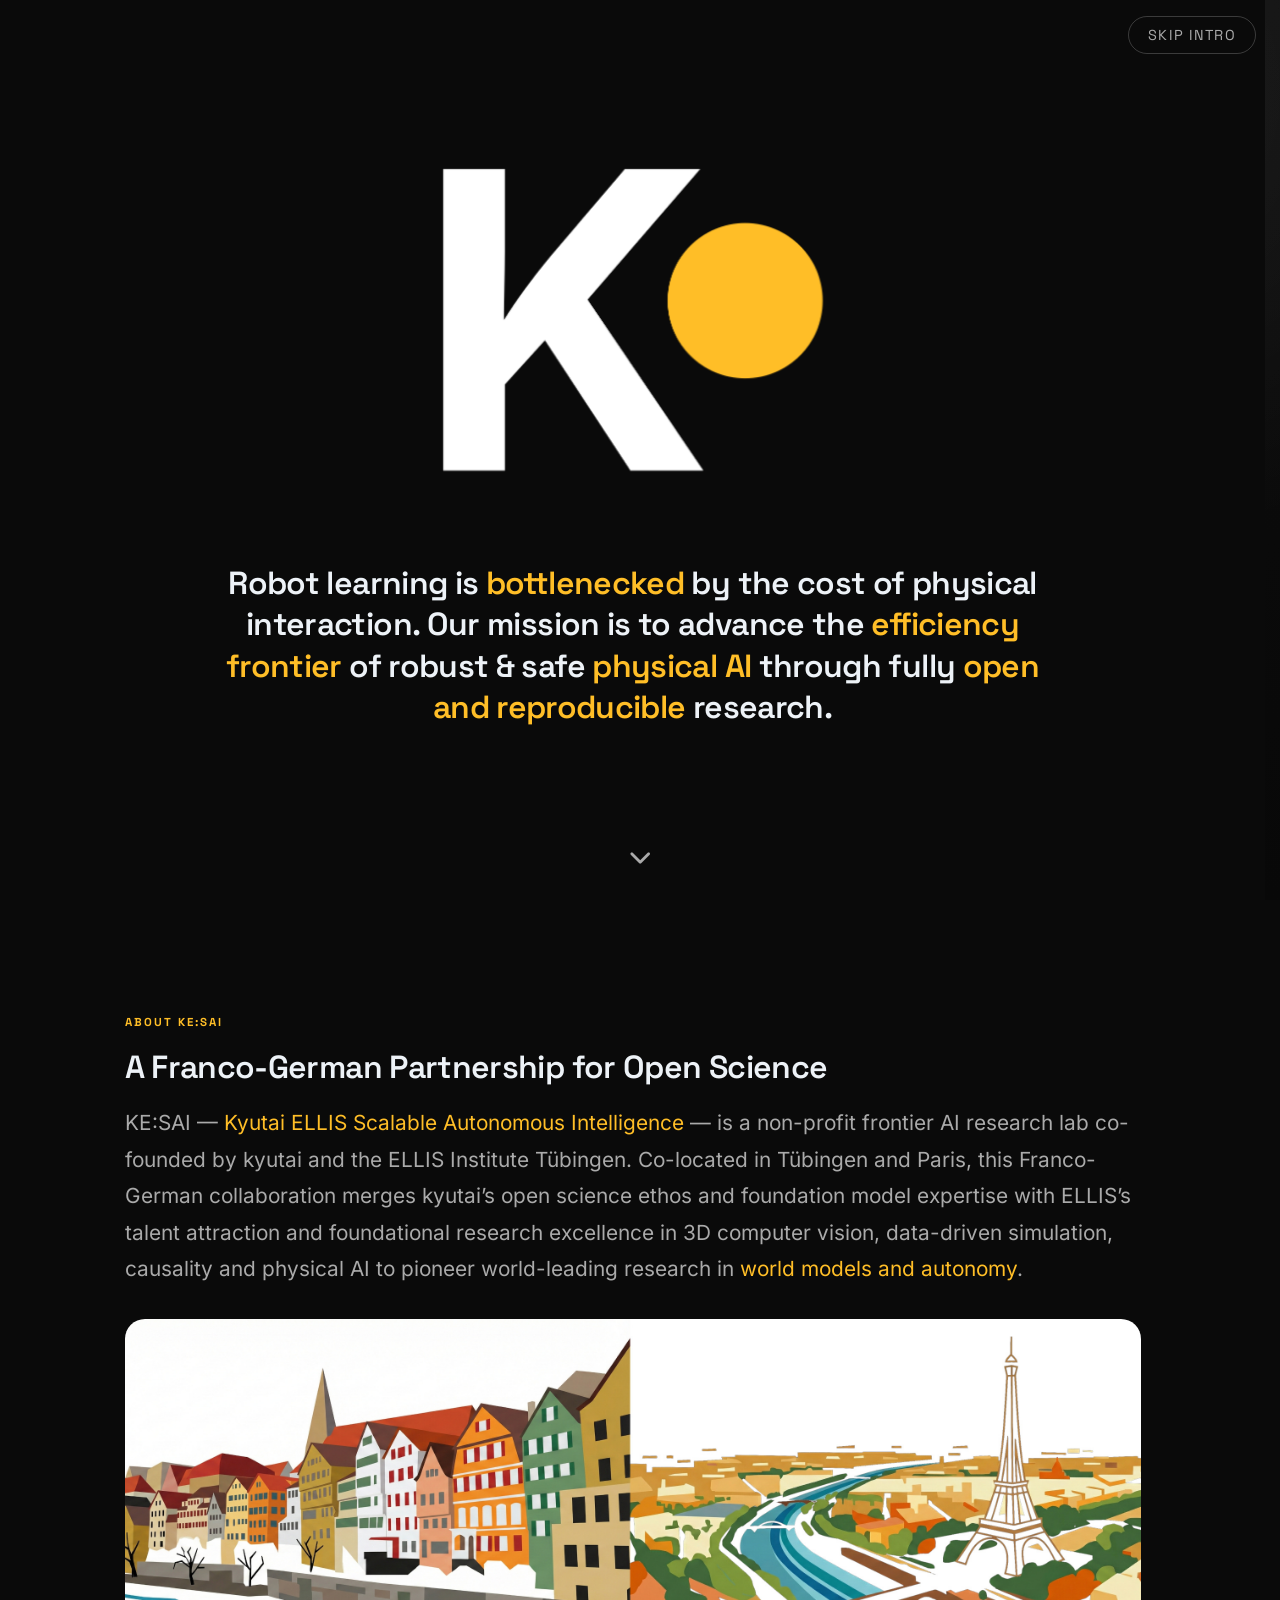
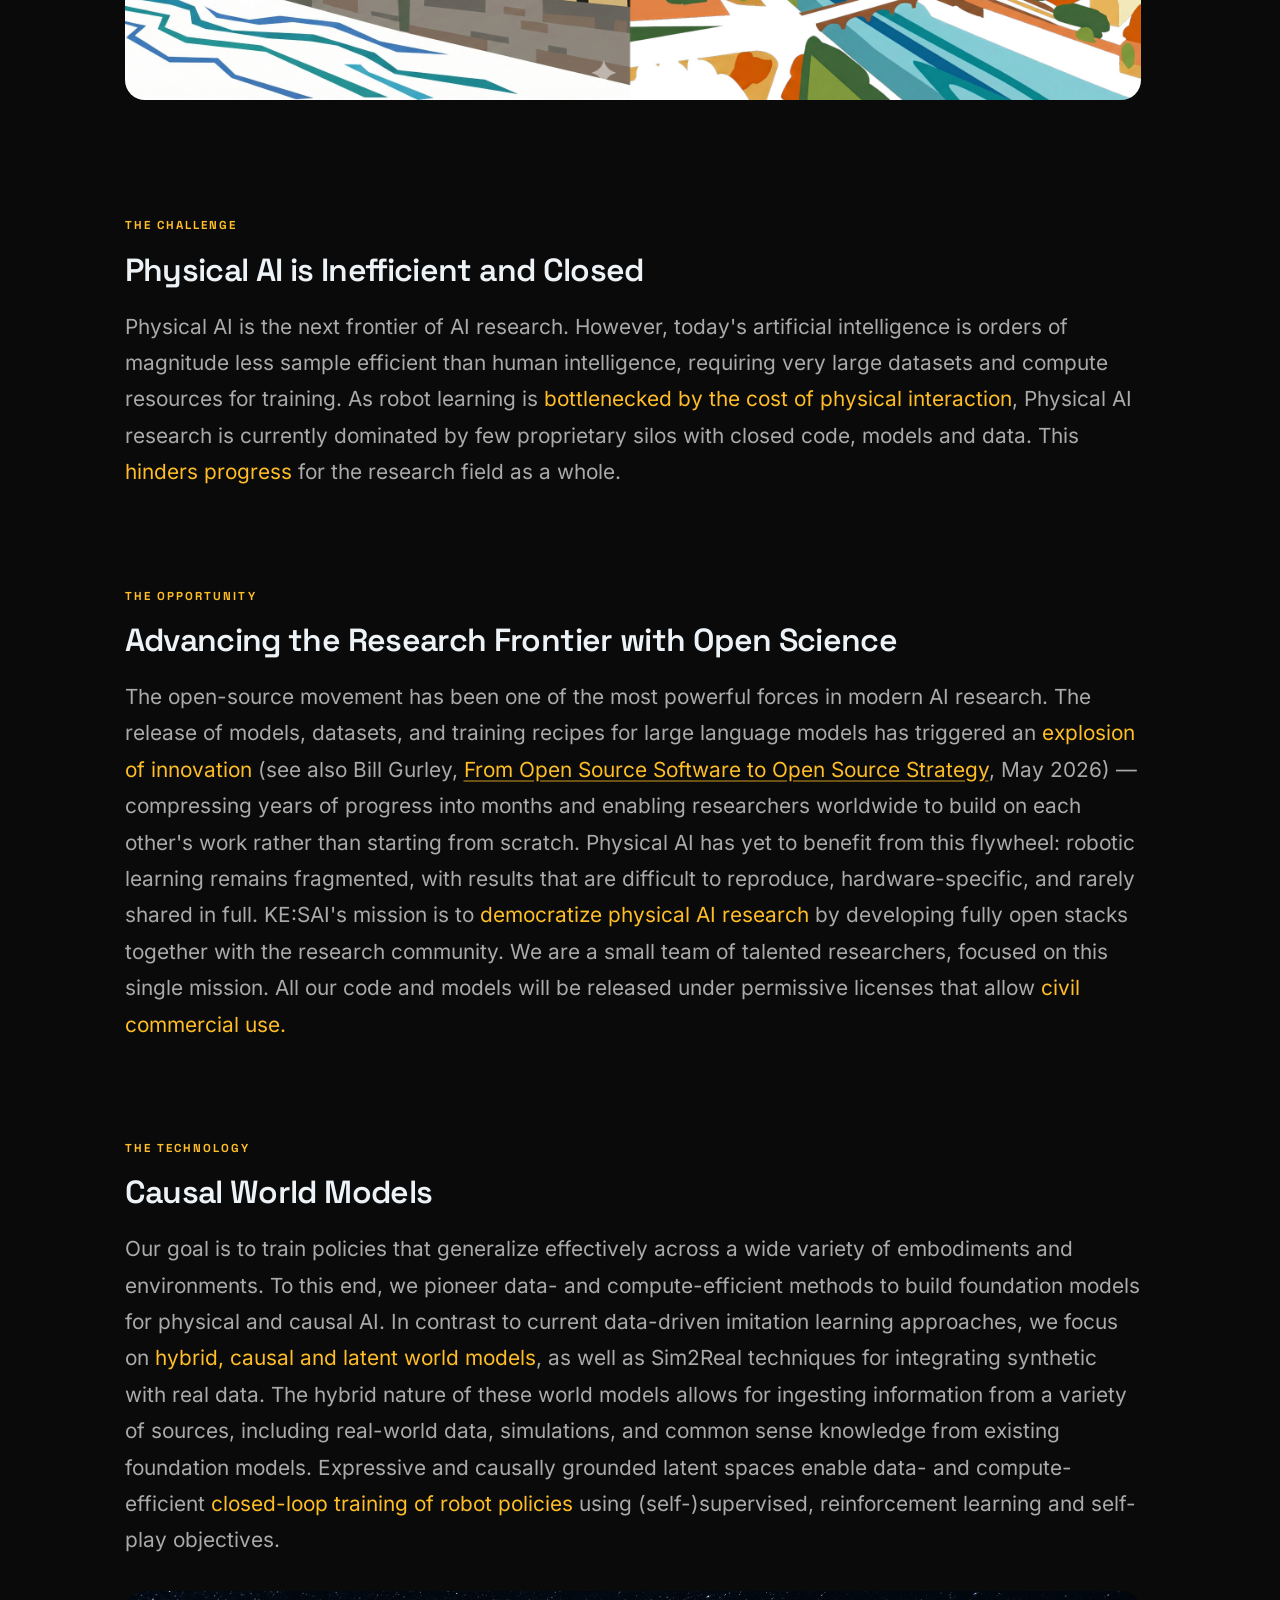
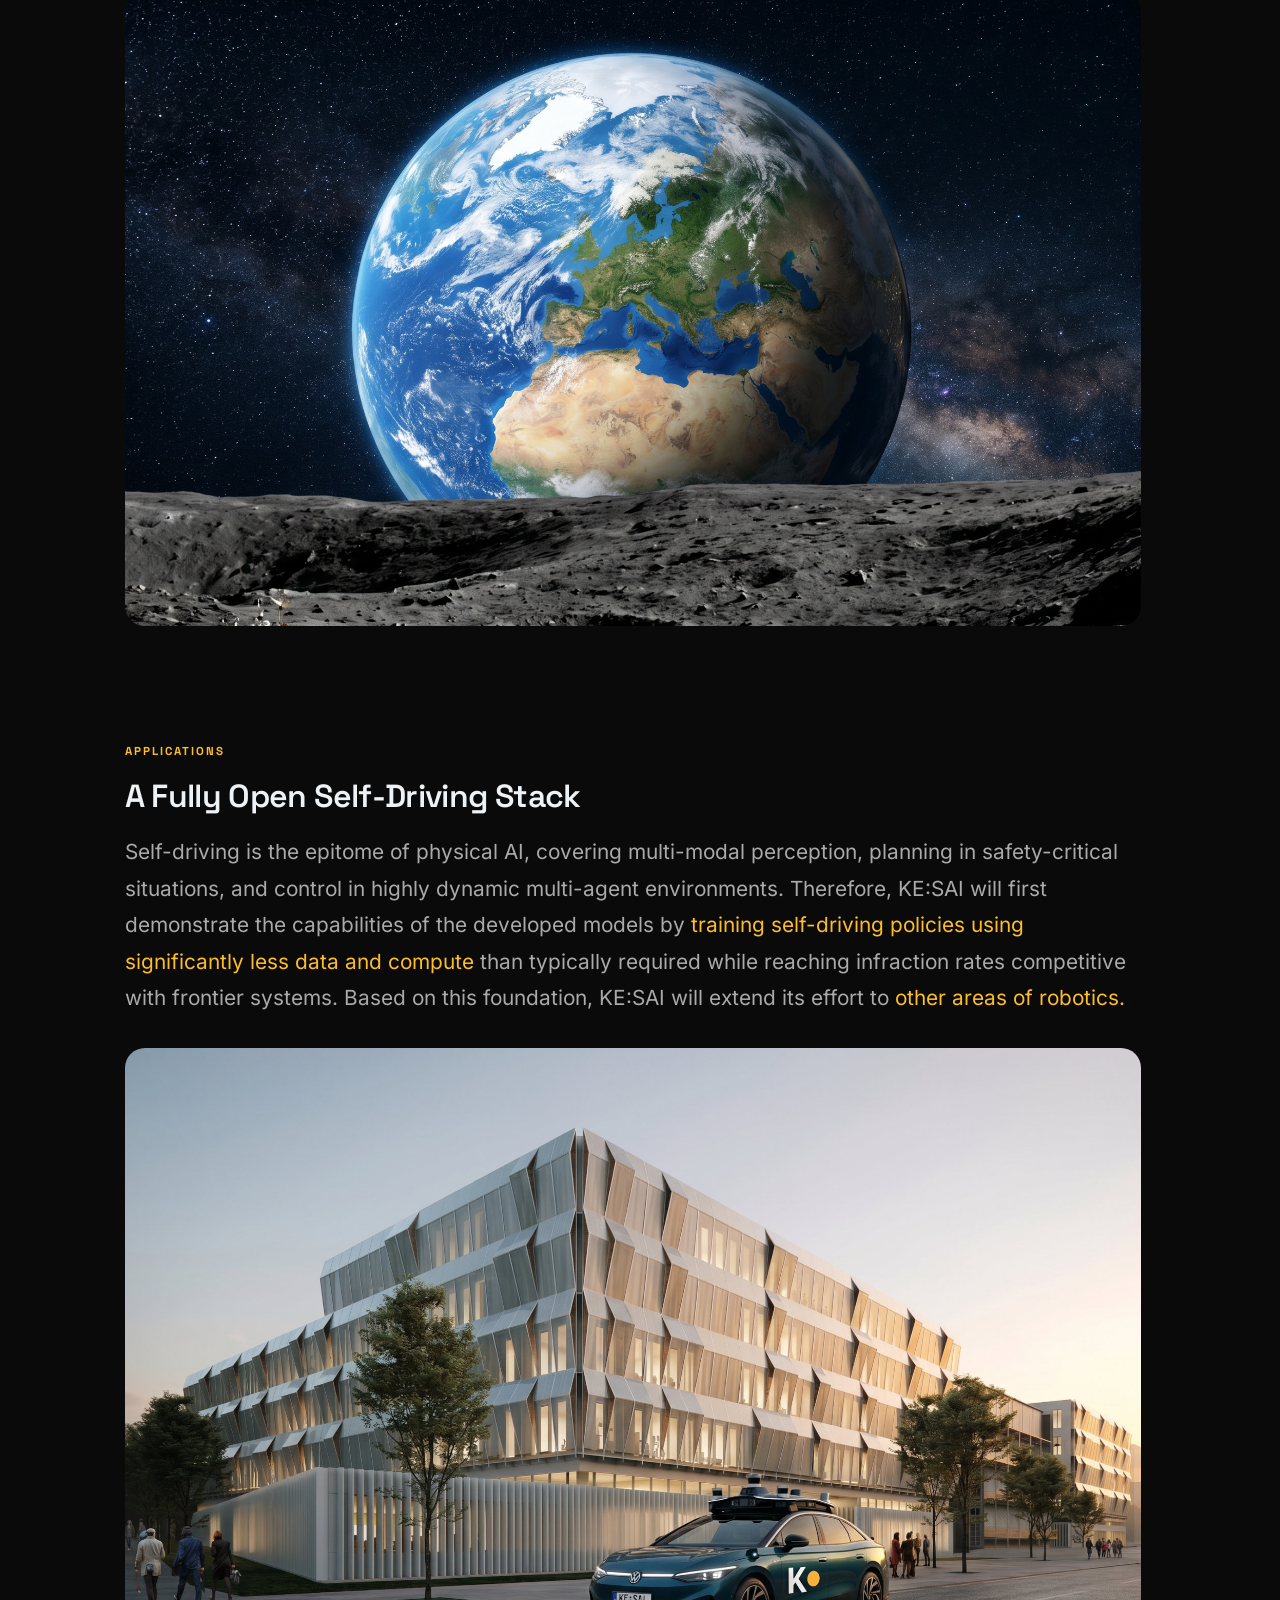
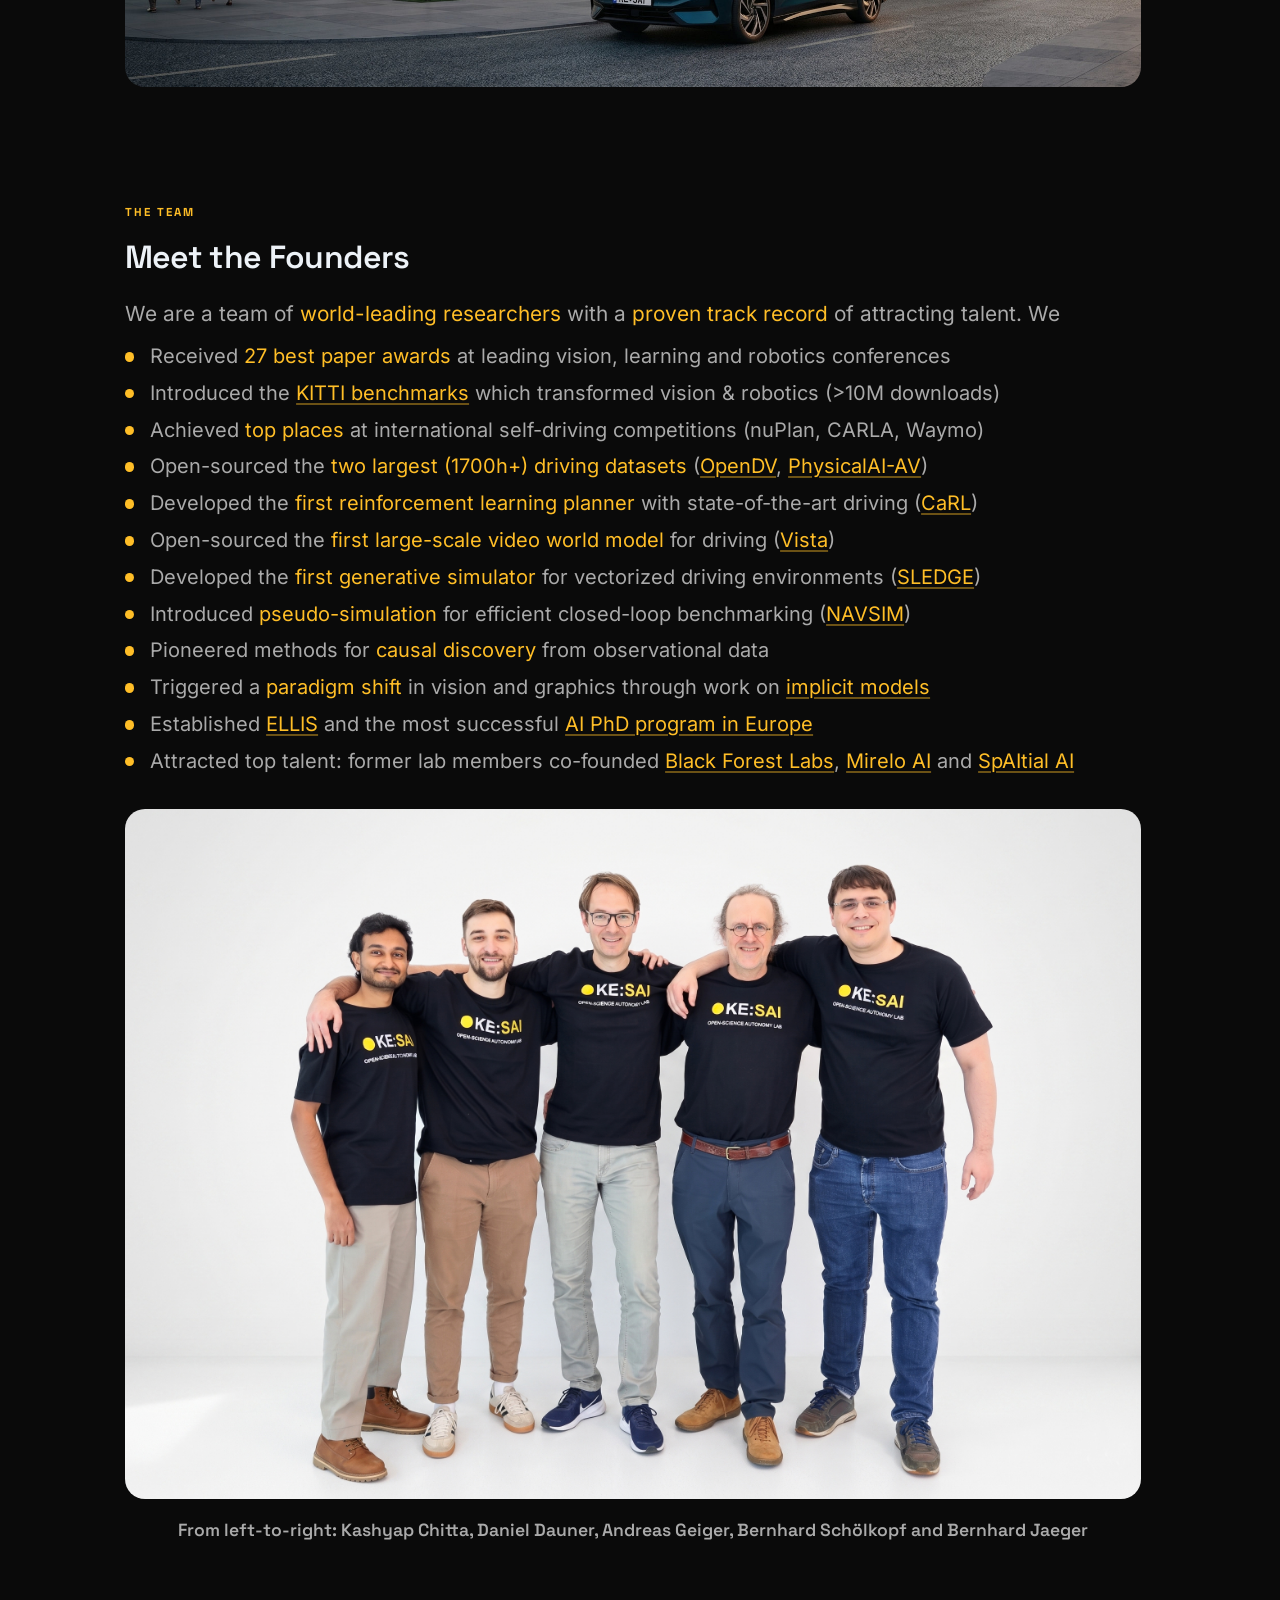
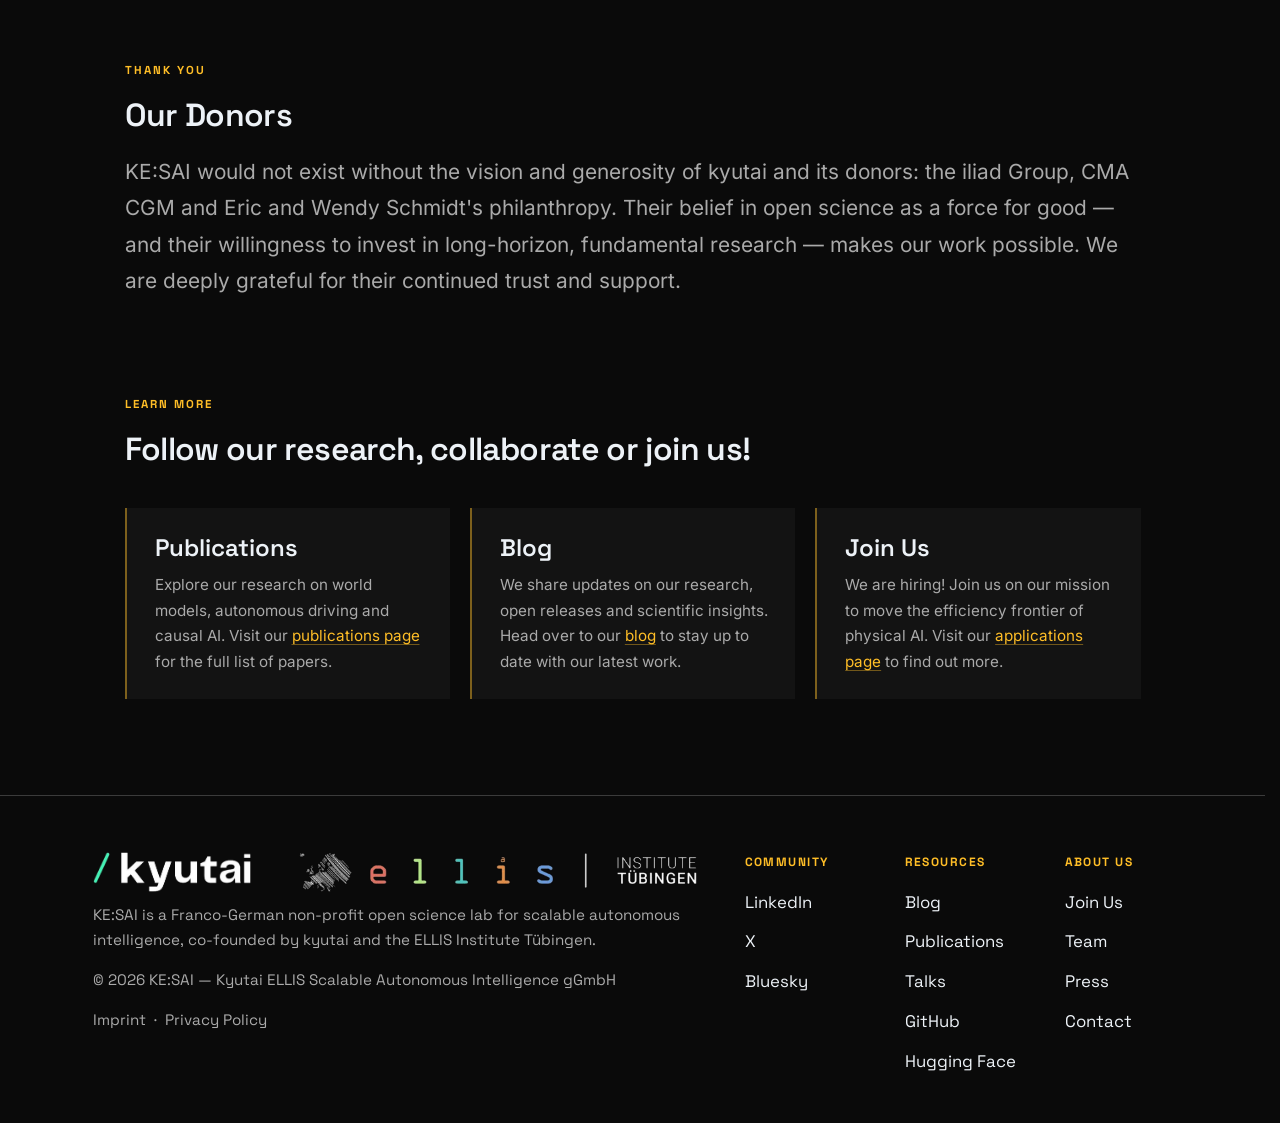
<file: index.html>
<!DOCTYPE html>
<html lang="en">
<head>
  <meta charset="UTF-8">
  <meta name="viewport" content="width=device-width, initial-scale=1.0">
  <title>KE:SAI Open Science Autonomy Lab</title>
  <meta name="description" content="KE:SAI is a Franco-German non-profit open science lab for scalable autonomous intelligence.">
  <meta property="og:type"        content="website">
  <meta property="og:site_name"   content="KE:SAI">
  <meta property="og:url"         content="https://kesai.eu/">
  <meta property="og:title"       content="KE:SAI — Open Science Autonomy Lab">
  <meta property="og:description" content="KE:SAI is a Franco-German non-profit open science lab for scalable autonomous intelligence.">
  <meta property="og:image"       content="https://kesai.eu/assets/og-image.jpg">
  <meta name="twitter:card"       content="summary_large_image">
  <meta name="twitter:title"      content="KE:SAI — Open Science Autonomy Lab">
  <meta name="twitter:description" content="KE:SAI is a Franco-German non-profit open science lab for scalable autonomous intelligence.">
  <meta name="twitter:image"      content="https://kesai.eu/assets/og-image.jpg">
  <link rel="icon" href="/assets/favicon.ico" type="image/x-icon">  <link rel="stylesheet" href="/assets/fonts/google/fonts.css">
  <link rel="stylesheet" href="/assets/fonts/fontawesome/css/solid.min.css">
  <link rel="stylesheet" href="/site.css">
  <style>html{background:#0a0a0a}</style>
  <script>
    history.scrollRestoration = 'manual';
    // Always pre-hide below-hero sections on landing page; deferred JS decides whether to animate
    document.documentElement.classList.add('hero-animating');
  </script>
  <script src="/site.js" defer></script>
  <script type="application/ld+json">
  {
    "@context": "https://schema.org",
    "@type": "ResearchOrganization",
    "name": "KE:SAI",
    "alternateName": "Kyutai ELLIS Scalable Autonomous Intelligence",
    "url": "https://kesai.eu/",
    "logo": "https://kesai.eu/assets/logos/kesai.png",
    "image": "https://kesai.eu/assets/og-image.jpg",
    "description": "KE:SAI is a Franco-German non-profit frontier AI research lab advancing the efficiency frontier of robust and safe physical AI through fully open and reproducible research.",
    "location": [
      {"@type": "Place", "name": "Tübingen, Germany"},
      {"@type": "Place", "name": "Paris, France"}
    ],
    "parentOrganization": [
      {"@type": "Organization", "name": "Kyutai", "url": "https://kyutai.org/"},
      {"@type": "Organization", "name": "ELLIS Institute Tübingen", "url": "https://ellis.eu/"}
    ],
    "knowsAbout": ["Physical AI", "World Models", "Autonomous Driving", "Robot Learning", "Causal AI", "3D Computer Vision", "Gaussian Splatting"]
  }
  </script>
</head>
<body>

  <header id="site-header"></header>
  <button id="skip-intro" class="skip-intro-btn">Skip intro</button>

  <main>

    <section class="hero">
      <div class="hero-logo">
        <img src="/assets/logos/kesai_small_transparent_cropped.png" alt="KE:SAI — Open Science Autonomy Lab">
      </div>
      <p class="hero-slogan">Robot learning is <span class="hl">bottlenecked</span> by the cost of physical interaction. Our mission is to advance the <span class="hl">efficiency frontier</span> of robust &amp; safe <span class="hl">physical AI</span> through fully <span class="hl">open and reproducible</span> research.</p>
    </section>

    <button class="scroll-hint" id="scroll-hint" aria-label="Scroll to content">
      <i class="fa-solid fa-chevron-down" aria-hidden="true"></i>
    </button>

    <section class="lp-section">
      <p class="section-eyebrow">About KE:SAI</p>
      <h2 class="section-title">A Franco-German Partnership for Open Science</h2>
      <p class="section-body">
        KE:SAI &mdash; <span class="hl">Kyutai ELLIS Scalable Autonomous Intelligence</span> &mdash; is a non-profit frontier AI research lab co-founded by kyutai and the ELLIS Institute Tübingen. Co-located in Tübingen and Paris, this Franco-German collaboration merges kyutai’s open science ethos and foundation model expertise with ELLIS’s talent attraction and foundational research excellence in 3D computer vision, data-driven simulation, causality and physical AI to pioneer world-leading research in <span class="hl">world models and autonomy</span>.
      </p>
      <img src="/assets/tuebingen_paris.jpg" alt="KE:SAI is co-located in Tübingen and Paris" class="founders-photo">
    </section>

    <section class="lp-section">
      <p class="section-eyebrow">The Challenge</p>
      <h2 class="section-title">Physical AI is Inefficient and Closed</h2>
      <p class="section-body">
        Physical AI is the next frontier of AI research. However, today's artificial intelligence is orders of magnitude less sample efficient than human intelligence, requiring very large datasets and compute resources for training. As robot learning is <span class="hl">bottlenecked by the cost of physical interaction</span>, Physical AI research is currently dominated by few proprietary silos with closed code, models and data. This <span class="hl">hinders progress</span> for the research field as a whole.
      </p>
    </section>

    <section class="lp-section">
      <p class="section-eyebrow">The Opportunity</p>
      <h2 class="section-title">Advancing the Research Frontier with Open Science</h2>
      <p class="section-body">The open-source movement has been one of the most powerful forces in modern AI research. The release of models, datasets, and training recipes for large language models has triggered an <span class="hl">explosion of innovation</span> (see also Bill Gurley, <a href="https://p3institute.substack.com/p/from-open-source-software-to-open" target="_blank" rel="noopener">From Open Source Software to Open Source Strategy</a>, May 2026) — compressing years of progress into months and enabling researchers worldwide to build on each other's work rather than starting from scratch. Physical AI has yet to benefit from this flywheel: robotic learning remains fragmented, with results that are difficult to reproduce, hardware-specific, and rarely shared in full. KE:SAI's mission is to <span class="hl">democratize physical AI research</span> by developing fully open stacks together with the research community. We are a small team of talented researchers, focused on this single mission. All our code and models will be released under permissive licenses that allow <span class="hl">civil commercial use.</span></p>
    </section>

    <section class="lp-section">
      <p class="section-eyebrow">The Technology</p>
      <h2 class="section-title">Causal World Models</h2>
      <p class="section-body">
        Our goal is to train policies that generalize effectively across a wide variety of embodiments and environments. To this end, we pioneer data- and compute-efficient methods to build foundation models for physical and causal AI. In contrast to current data-driven imitation learning approaches, we focus on <span class="hl">hybrid, causal and latent world models</span>, as well as Sim2Real techniques for integrating synthetic with real data. The hybrid nature of these world models allows for ingesting information from a variety of sources, including real-world data, simulations, and common sense knowledge from existing foundation models. Expressive and causally grounded latent spaces enable data- and compute-efficient <span class="hl">closed-loop training of robot policies</span> using (self-)supervised, reinforcement learning and self-play objectives.
      </p>
      <img src="/assets/earth.jpg" alt="KE:SAI develops efficient and open foundation models" class="founders-photo">
    </section>

    <section class="lp-section">
      <p class="section-eyebrow">Applications</p>
      <h2 class="section-title">A Fully Open Self-Driving Stack</h2>
      <p class="section-body">
        Self-driving is the epitome of physical AI, covering multi-modal perception, planning in safety-critical situations, and control in highly dynamic multi-agent environments. Therefore, KE:SAI will first demonstrate the capabilities of the developed models by <span class="hl">training self-driving policies using significantly less data and compute</span> than typically required while reaching infraction rates competitive with frontier systems. Based on this foundation, KE:SAI will extend its effort to <span class="hl">other areas of robotics.</span>
      </p>
      <img src="/assets/vehicle.jpg" alt="KE:SAI self-driving vehicle" class="founders-photo">
    </section>

    <section class="lp-section">
      <p class="section-eyebrow">The Team</p>
      <h2 class="section-title">Meet the Founders</h2>
      <p class="section-body">We are a team of <span class="hl">world-leading researchers</span> with a <span class="hl">proven track record</span> of attracting talent. We</p>
      <ul class="track-record-list">
        <li>Received <span class="hl">27 best paper awards</span> at leading vision, learning and robotics conferences</li>
        <li>Introduced the <a href="https://www.cvlibs.net/datasets/kitti/" target="_blank" rel="noopener"><span class="hl">KITTI benchmarks</span></a> which transformed vision &amp; robotics (&gt;10M downloads)</li>
        <li>Achieved <span class="hl">top places</span> at international self-driving competitions (nuPlan, CARLA, Waymo)</li>
        <li>Open-sourced the <span class="hl">two largest (1700h+) driving datasets</span> (<a href="https://github.com/opendrivelab/driveagi" target="_blank" rel="noopener">OpenDV</a>, <a href="https://huggingface.co/datasets/nvidia/PhysicalAI-Autonomous-Vehicles" target="_blank" rel="noopener">PhysicalAI-AV</a>)</li>
        <li>Developed the <span class="hl">first reinforcement learning planner</span> with state-of-the-art driving (<a href="https://github.com/autonomousvision/CaRL" target="_blank" rel="noopener">CaRL</a>)</li>
        <li>Open-sourced the <span class="hl">first large-scale video world model</span> for driving (<a href="https://github.com/OpenDriveLab/Vista" target="_blank" rel="noopener">Vista</a>)</li>
        <li>Developed the <span class="hl">first generative simulator</span> for vectorized driving environments (<a href="https://github.com/autonomousvision/sledge" target="_blank" rel="noopener">SLEDGE</a>)</li>
        <li>Introduced <span class="hl">pseudo-simulation</span> for efficient closed-loop benchmarking (<a href="https://github.com/autonomousvision/navsim" target="_blank" rel="noopener">NAVSIM</a>)</li>
        <li>Pioneered methods for <span class="hl">causal discovery</span> from observational data</li>
        <li>Triggered a <span class="hl">paradigm shift</span> in vision and graphics through work on <a href="https://github.com/autonomousvision/occupancy_networks" target="_blank" rel="noopener">implicit models</a></li>
        <li>Established <a href="https://ellis.eu/" target="_blank" rel="noopener"><span class="hl">ELLIS</span></a> and the most successful <a href="https://ellis.eu/research/phd-postdoc" target="_blank" rel="noopener"><span class="hl">AI PhD program in Europe</span></a></li>
        <li>Attracted top talent: former lab members co-founded <a href="https://bfl.ai/" target="_blank" rel="noopener"><span class="hl">Black Forest Labs</span></a>, <a href="https://www.mirelo.ai/" target="_blank" rel="noopener"><span class="hl">Mirelo AI</span></a> and <a href="https://spaitial.ai/" target="_blank" rel="noopener"><span class="hl">SpAItial AI</span></a></li>
      </ul>
      <img src="/assets/founders.jpg" alt="KE:SAI founders: Kashyap Chitta, Daniel Dauner, Andreas Geiger, Bernhard Schölkopf, Bernhard Jaeger" class="founders-photo">
      <p class="photo-caption">From left-to-right: Kashyap Chitta, Daniel Dauner, Andreas Geiger, Bernhard Schölkopf and Bernhard Jaeger</p>
    </section>

    <section class="lp-section">
      <p class="section-eyebrow">Thank You</p>
      <h2 class="section-title">Our Donors</h2>
      <p class="section-body">
        KE:SAI would not exist without the vision and generosity of kyutai and its donors: the iliad Group, CMA CGM and Eric and Wendy Schmidt's philanthropy. Their belief in open science as a force for good — and their willingness to invest in long-horizon, fundamental research — makes our work possible. We are deeply grateful for their continued trust and support.
      </p>
    </section>

    <section class="lp-section">
      <p class="section-eyebrow">Learn More</p>
      <h2 class="section-title">Follow our research, collaborate or join us!</h2>
      <div class="feature-grid">
        <article class="feature-card">
          <h3 class="feature-card-title">Publications</h3>
          <p class="feature-card-body">Explore our research on world models, autonomous driving and causal AI. Visit our <a href="/publications/">publications page</a> for the full list of papers.</p>
        </article>
        <article class="feature-card">
          <h3 class="feature-card-title">Blog</h3>
          <p class="feature-card-body">We share updates on our research, open releases and scientific insights. Head over to our <a href="/blog/">blog</a> to stay up to date with our latest work.</p>
        </article>
        <article class="feature-card">
          <h3 class="feature-card-title">Join Us</h3>
          <p class="feature-card-body">We are hiring! Join us on our mission to move the efficiency frontier of physical AI. Visit our <a href="/join/">applications page</a> to find out more.</p>
        </article>
      </div>
    </section>



  </main>

  <footer id="site-footer"></footer>

</body>
</html>
</file>
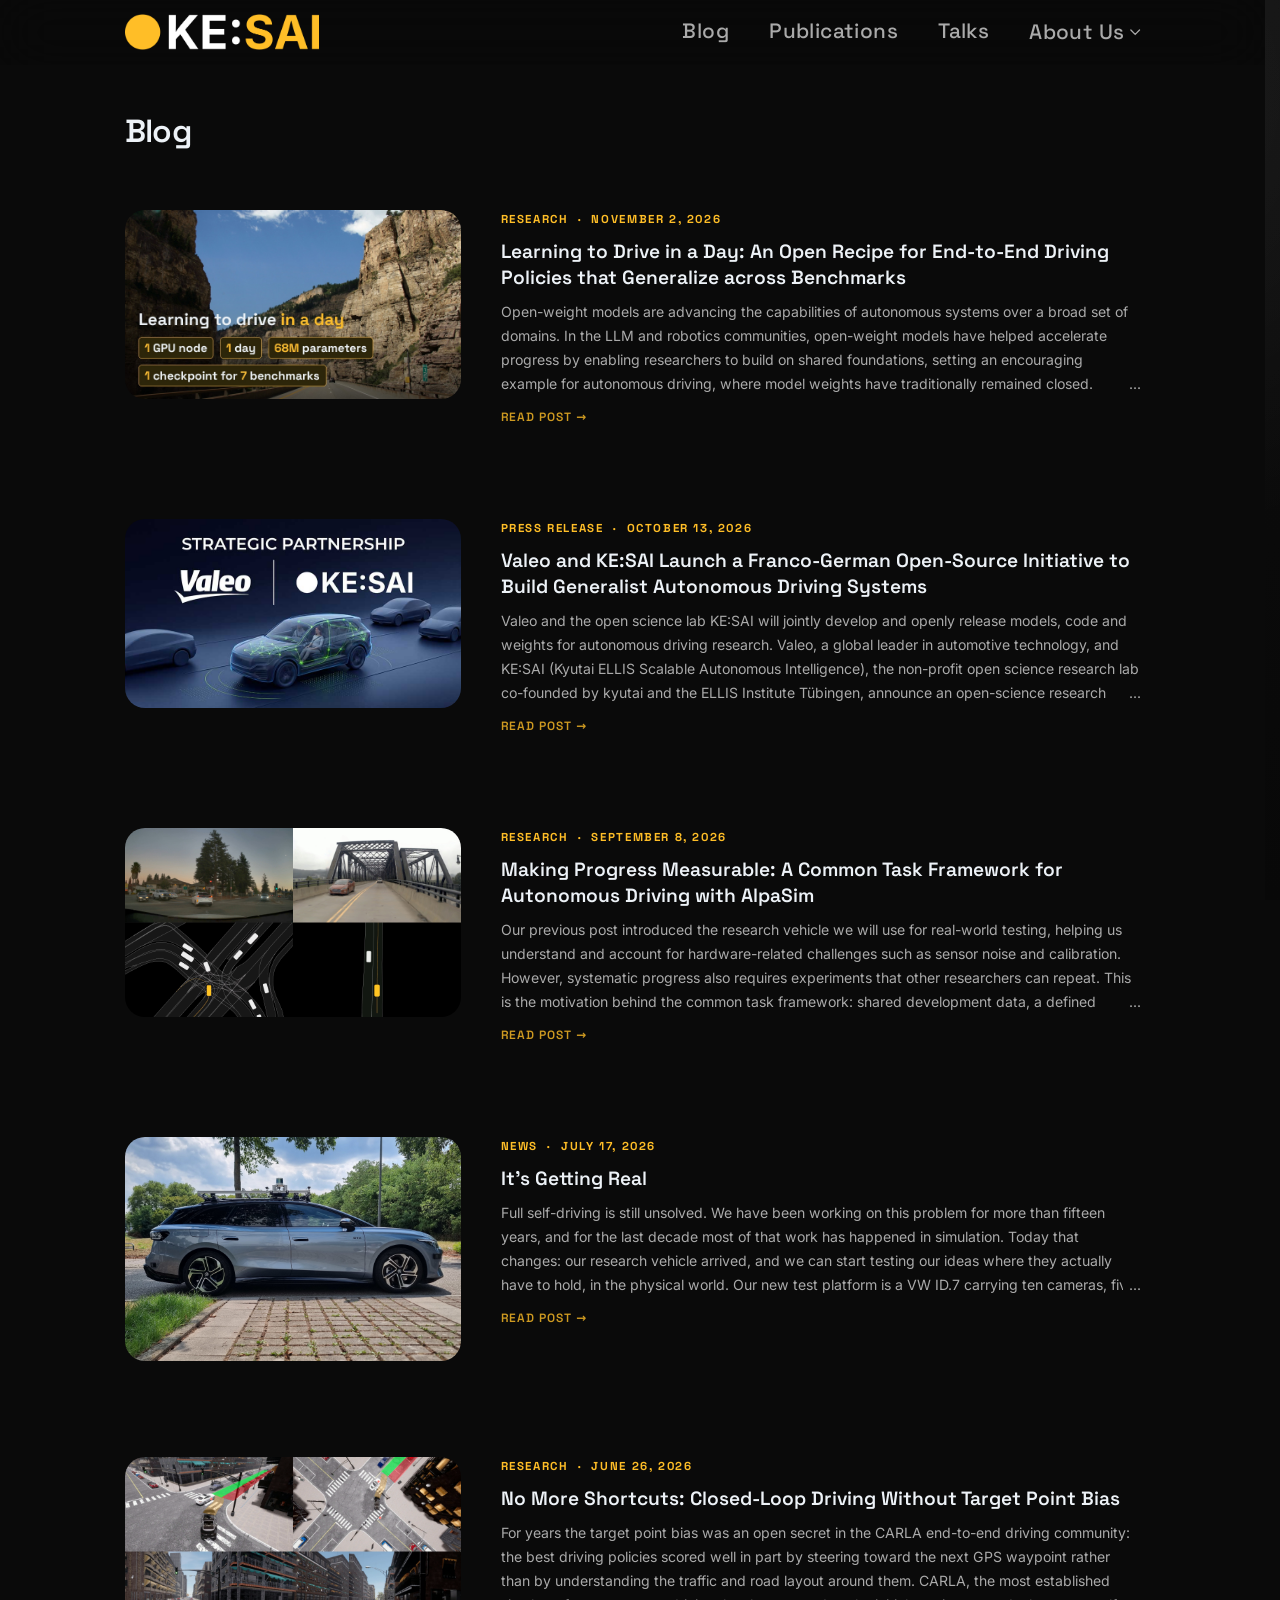
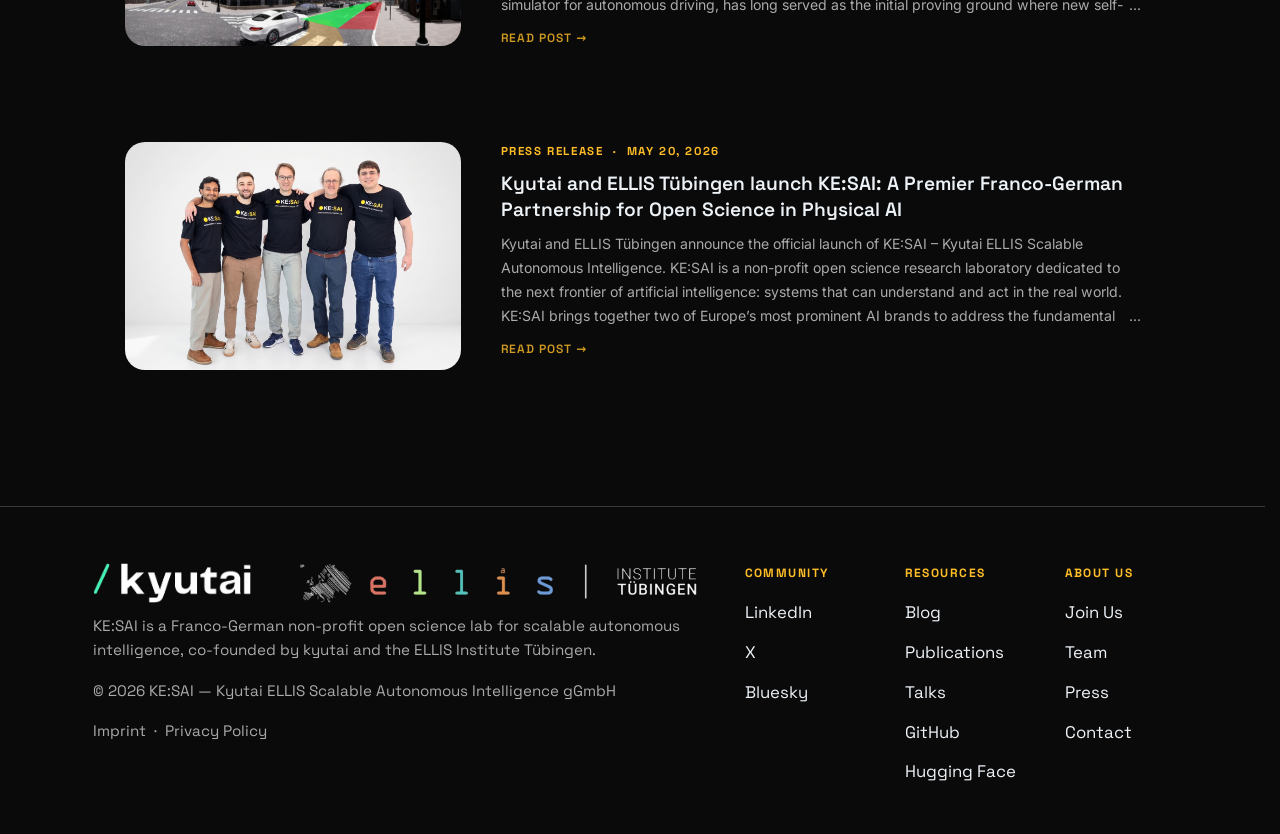
<file: blog/index.html>
<!DOCTYPE html>
<html lang="en">
<head>
  <meta charset="UTF-8">
  <meta name="viewport" content="width=device-width, initial-scale=1.0">
  <title>KE:SAI Blog — Physical AI Research Insights</title>
  <meta name="description" content="News, insights, and updates from the KE:SAI open science lab on physical AI, world models, and autonomous driving research.">
  <meta property="og:type"        content="website">
  <meta property="og:site_name"   content="KE:SAI">
  <meta property="og:url"         content="https://kesai.eu/blog/">
  <meta property="og:title"       content="KE:SAI Blog — Physical AI Research Insights">
  <meta property="og:description" content="News, insights, and updates from the KE:SAI open science lab on physical AI, world models, and autonomous driving research.">
  <meta property="og:image"       content="https://kesai.eu/assets/og-image.jpg">
  <meta name="twitter:card"       content="summary_large_image">
  <meta name="twitter:title"      content="KE:SAI Blog — Physical AI Research Insights">
  <meta name="twitter:description" content="News, insights, and updates from the KE:SAI open science lab on physical AI, world models, and autonomous driving research.">
  <meta name="twitter:image"      content="https://kesai.eu/assets/og-image.jpg">
  <link rel="icon" href="/assets/favicon.ico" type="image/x-icon">  <link rel="stylesheet" href="/assets/fonts/google/fonts.css">
  <link rel="stylesheet" href="/assets/fonts/fontawesome/css/solid.min.css">
  <link rel="stylesheet" href="/site.css">
  <style>html{background:#0a0a0a}</style>
  <script>document.documentElement.classList.add('pub-loading');</script>
  <script src="/site.js" defer></script>
</head>
<body>

  <header id="site-header"></header>

  <main>
    <section class="lp-section">
      <h1 class="section-title">Blog</h1>
      <div class="pub-list">
        <article class="pub-card">
          <a href="/blog/2026-11-02-py123d-garage/" class="pub-thumb-link">
            <img src="/blog/2026-11-02-py123d-garage/thumbnail.jpg?v=11" alt="A road through Glenwood Canyon between steep rock walls, with the headline Learning to drive in a day: 1 GPU node, 1 day, 68M parameters, 1 checkpoint for 7 benchmarks" class="pub-thumb">
          </a>

          <div class="pub-body">
            <span class="pub-venue">Research &nbsp;&middot;&nbsp; November 2, 2026</span>
            <a href="/blog/2026-11-02-py123d-garage/" class="pub-title">
              Learning to Drive in a Day: An Open Recipe for End-to-End Driving Policies that Generalize across Benchmarks
            </a>
            <div class="pub-abstract-wrap">
              <p class="pub-abstract">Open-weight models are advancing the capabilities of autonomous systems over a broad set of domains. In the LLM and robotics communities, open-weight models have helped accelerate progress by enabling researchers to build on shared foundations, setting an encouraging example for autonomous driving, where model weights have traditionally remained closed. However, even with open weights, high data and compute costs as well as closed training recipes limit reproducibility, slowing down the community&#x27;s efforts to address a model&#x27;s limitations.</p>
            </div>
            <div class="pub-action-row">
              <a href="/blog/2026-11-02-py123d-garage/" class="pub-link-btn">Read post &rarr;</a>
            </div>
          </div>
        </article>
        <article class="pub-card">
          <a href="/blog/2026-10-13-valeo-kesai/" class="pub-thumb-link">
            <img src="/blog/2026-10-13-valeo-kesai/thumbnail.jpg?v=2" alt="Valeo and KE:SAI strategic partnership, illustrated with autonomous vehicles" class="pub-thumb pub-thumb--cropped">
          </a>

          <div class="pub-body">
            <span class="pub-venue">Press Release &nbsp;&middot;&nbsp; October 13, 2026</span>
            <a href="/blog/2026-10-13-valeo-kesai/" class="pub-title">
              Valeo and KE:SAI Launch a Franco-German Open-Source Initiative to Build Generalist Autonomous Driving Systems
            </a>
            <div class="pub-abstract-wrap">
              <p class="pub-abstract">Valeo and the open science lab KE:SAI will jointly develop and openly release models, code and weights for autonomous driving research. Valeo, a global leader in automotive technology, and KE:SAI (Kyutai ELLIS Scalable Autonomous Intelligence), the non-profit open science research lab co-founded by kyutai and the ELLIS Institute Tübingen, announce an open-science research collaboration to develop a fully reproducible, generalist AI driving system for autonomous vehicles.</p>
            </div>
            <div class="pub-action-row">
              <a href="/blog/2026-10-13-valeo-kesai/" class="pub-link-btn">Read post &rarr;</a>
            </div>
          </div>
        </article>
        <article class="pub-card">
          <a href="/blog/2026-09-08-common-task-framework/" class="pub-thumb-link">
            <img src="/blog/2026-09-08-common-task-framework/thumbnail.jpg?v=2" alt="AlpaSim driving on Physical AI AV and nuPlan" class="pub-thumb">
          </a>

          <div class="pub-body">
            <span class="pub-venue">Research &nbsp;&middot;&nbsp; September 8, 2026</span>
            <a href="/blog/2026-09-08-common-task-framework/" class="pub-title">
              Making Progress Measurable: A Common Task Framework for Autonomous Driving with AlpaSim
            </a>
            <div class="pub-abstract-wrap">
              <p class="pub-abstract">Our previous post introduced the research vehicle we will use for real-world testing, helping us understand and account for hardware-related challenges such as sensor noise and calibration. However, systematic progress also requires experiments that other researchers can repeat. This is the motivation behind the common task framework: shared development data, a defined evaluation protocol, held-out test data, and a public leaderboard. Researchers evaluate their methods under a set of common rules on examples withheld from development and openly share their findings. This approach has helped organize and accelerate research in vision, speech, and language since the 1980s. We now aim to bring that same discipline to the development of frontier models for real-world end-to-end autonomous driving.</p>
            </div>
            <div class="pub-action-row">
              <a href="/blog/2026-09-08-common-task-framework/" class="pub-link-btn">Read post &rarr;</a>
            </div>
          </div>
        </article>
        <article class="pub-card">

          <a href="/blog/2026-07-17-vehicle-premiere/" class="pub-thumb-link">
            <img src="/blog/2026-07-17-vehicle-premiere/vehicle_side.jpg" alt="The KE:SAI research vehicle, a VW ID.7 with a roof-mounted sensor rack" class="pub-thumb">
          </a>

          <div class="pub-body">

            <span class="pub-venue">News &nbsp;&middot;&nbsp; July 17, 2026</span>

            <a href="/blog/2026-07-17-vehicle-premiere/" class="pub-title">
              It’s Getting Real
            </a>

            <div class="pub-abstract-wrap">
              <p class="pub-abstract">Full self-driving is still unsolved. We have been working on this problem for more than fifteen years, and for the last decade most of that work has happened in simulation. Today that changes: our research vehicle arrived, and we can start testing our ideas where they actually have to hold, in the physical world. Our new test platform is a VW ID.7 carrying ten cameras, five LiDARs and six radars, deliberately overequipped so that we can develop world models and policies that generalize across embodiments and measure what each sensor actually contributes.</p>
            </div>

            <div class="pub-action-row">
              <a href="/blog/2026-07-17-vehicle-premiere/" class="pub-link-btn">Read post &rarr;</a>
            </div>

          </div>
        </article>
        <article class="pub-card">

          <a href="/blog/2026-06-26-lead/" class="pub-thumb-link">
            <img src="/blog/2026-06-26-lead/overview.png" alt="LEAD: Minimizing Learner-Expert Asymmetry in End-to-End Driving" class="pub-thumb">
          </a>

          <div class="pub-body">

            <span class="pub-venue">Research &nbsp;&middot;&nbsp; June 26, 2026</span>

            <a href="/blog/2026-06-26-lead/" class="pub-title">
              No More Shortcuts: Closed-Loop Driving Without Target Point Bias
            </a>

            <div class="pub-abstract-wrap">
              <p class="pub-abstract">For years the target point bias was an open secret in the CARLA end-to-end driving community: the best driving policies scored well in part by steering toward the next GPS waypoint rather than by understanding the traffic and road layout around them. CARLA, the most established simulator for autonomous driving, has long served as the initial proving ground where new self-driving ideas are validated before the industry takes them up. However, the target point, which is intended as a proxy for a coarse GPS-based navigation system in the simulator, is in practice implemented as a precise coordinate along the lane center and provided as an input signal to end-to-end driving policies, enabling shortcut learning.
            </div>

            <div class="pub-action-row">
              <a href="/blog/2026-06-26-lead/" class="pub-link-btn">Read post &rarr;</a>
            </div>

          </div>
        </article>
        <article class="pub-card">

          <a href="/blog/2026-05-20-kesai-launch/" class="pub-thumb-link">
            <img src="/assets/founders.jpg" alt="Co-founders of KE:SAI: Kashyap Chitta, Daniel Dauner, Andreas Geiger, Bernhard Schölkopf, Bernhard Jaeger" class="pub-thumb">
          </a>

          <div class="pub-body">

            <span class="pub-venue">Press Release &nbsp;&middot;&nbsp; May 20, 2026</span>

            <a href="/blog/2026-05-20-kesai-launch/" class="pub-title">
              Kyutai and ELLIS Tübingen launch KE:SAI: A Premier Franco-German Partnership for Open Science in Physical AI
            </a>

            <div class="pub-abstract-wrap">
              <p class="pub-abstract">Kyutai and ELLIS T&uuml;bingen announce the official launch of KE:SAI &ndash; Kyutai ELLIS Scalable Autonomous Intelligence. KE:SAI is a non-profit open science research laboratory dedicated to the next frontier of artificial intelligence: systems that can understand and act in the real world. KE:SAI brings together two of Europe&rsquo;s most prominent AI brands to address the fundamental challenges of world models and physical AI. Founded in Paris in 2023, Kyutai has emerged as one of Europe&rsquo;s leading AI laboratories, with a focus on breakthrough research with immediate and lasting impact, and a team driven by a shared commitment to openness and excellence.</p>
            </div>

            <div class="pub-action-row">
              <a href="/blog/2026-05-20-kesai-launch/" class="pub-link-btn">Read post &rarr;</a>
            </div>

          </div>
        </article>

      </div>
    </section>
  </main>

  <footer id="site-footer"></footer>

</body>
</html>
</file>
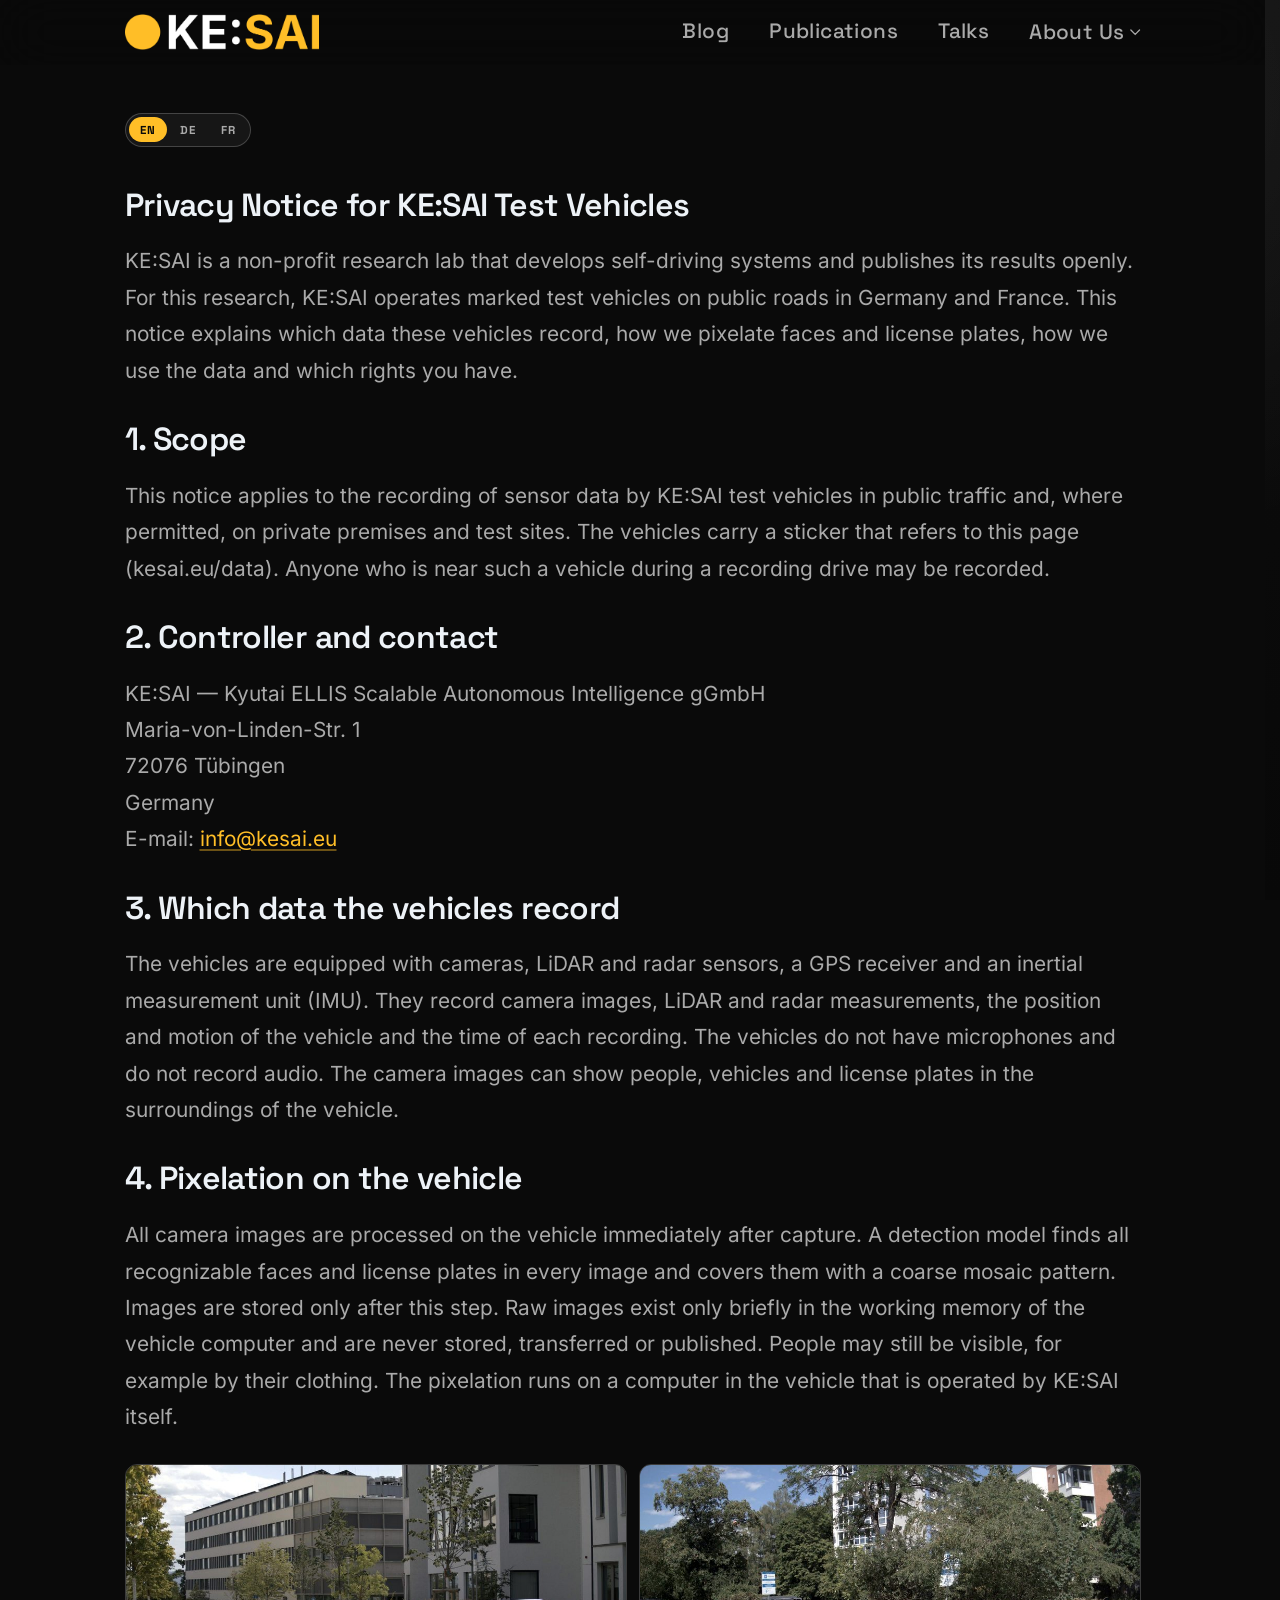
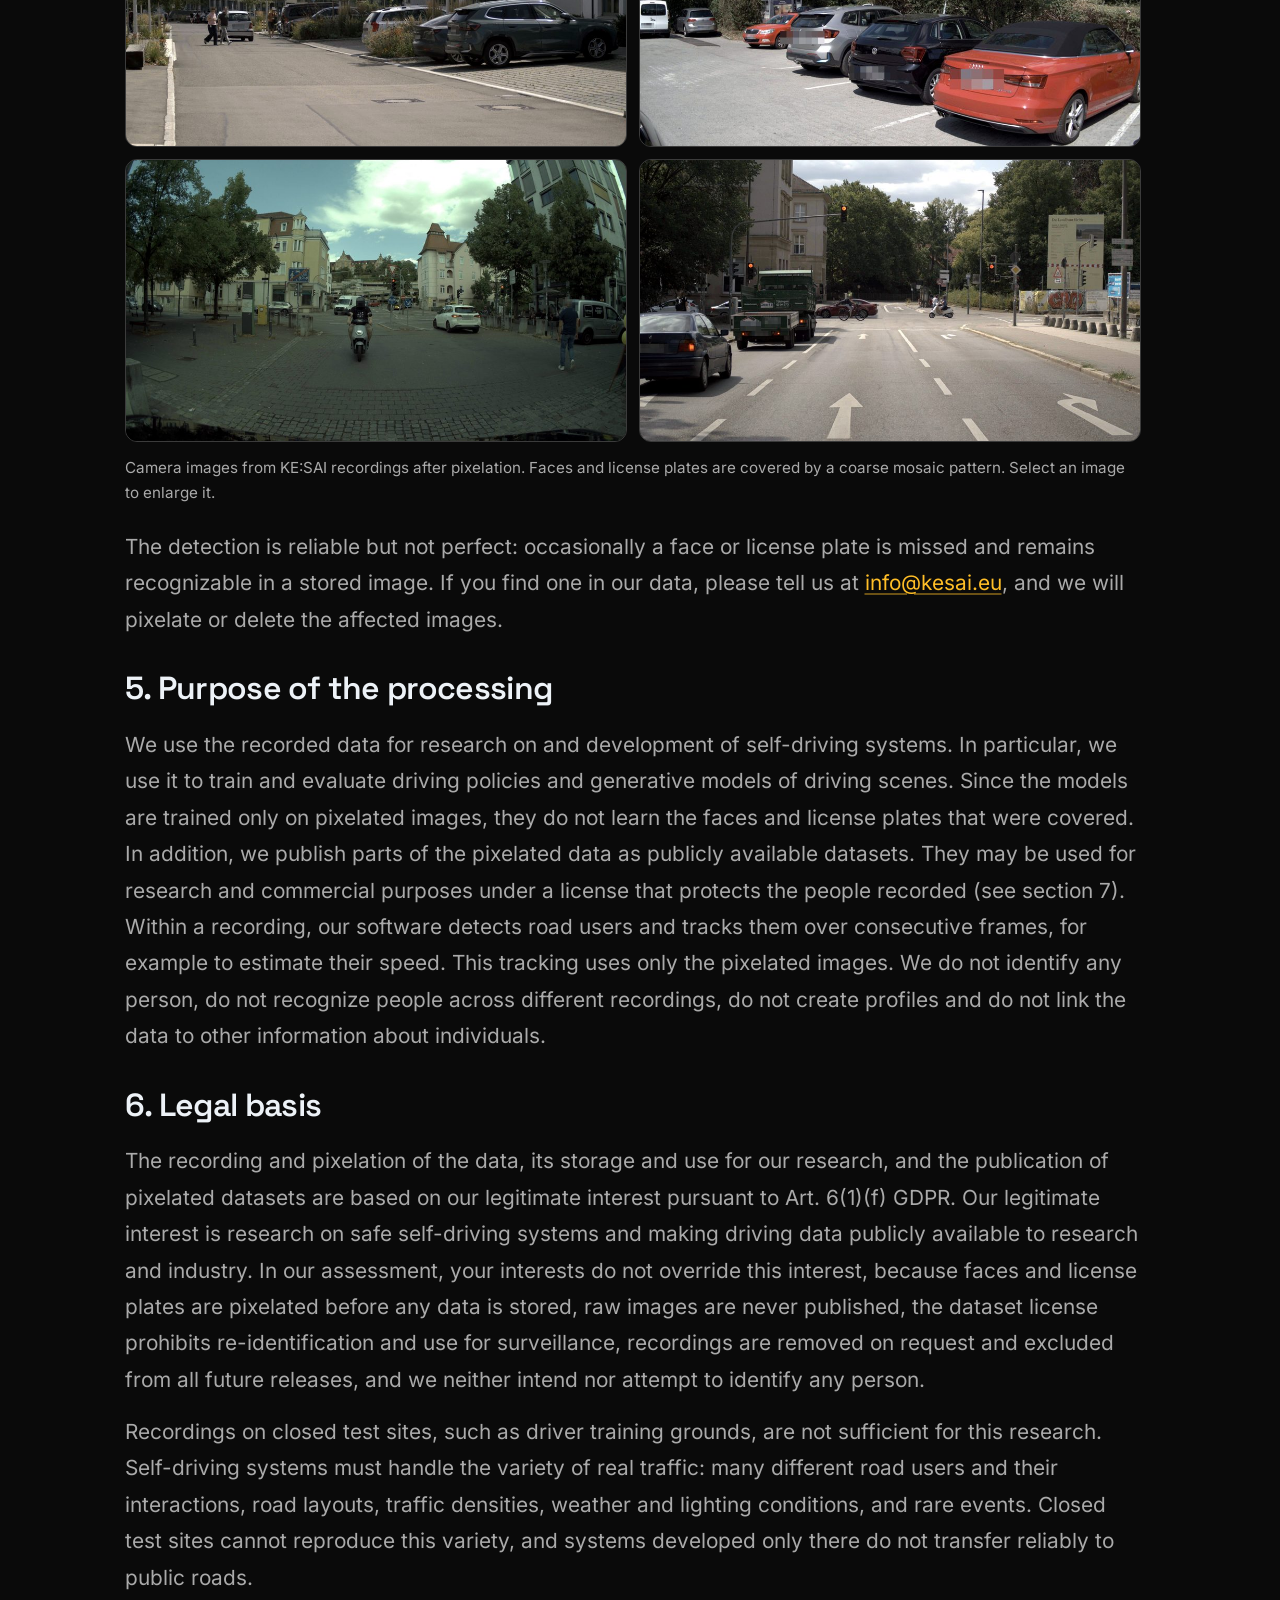
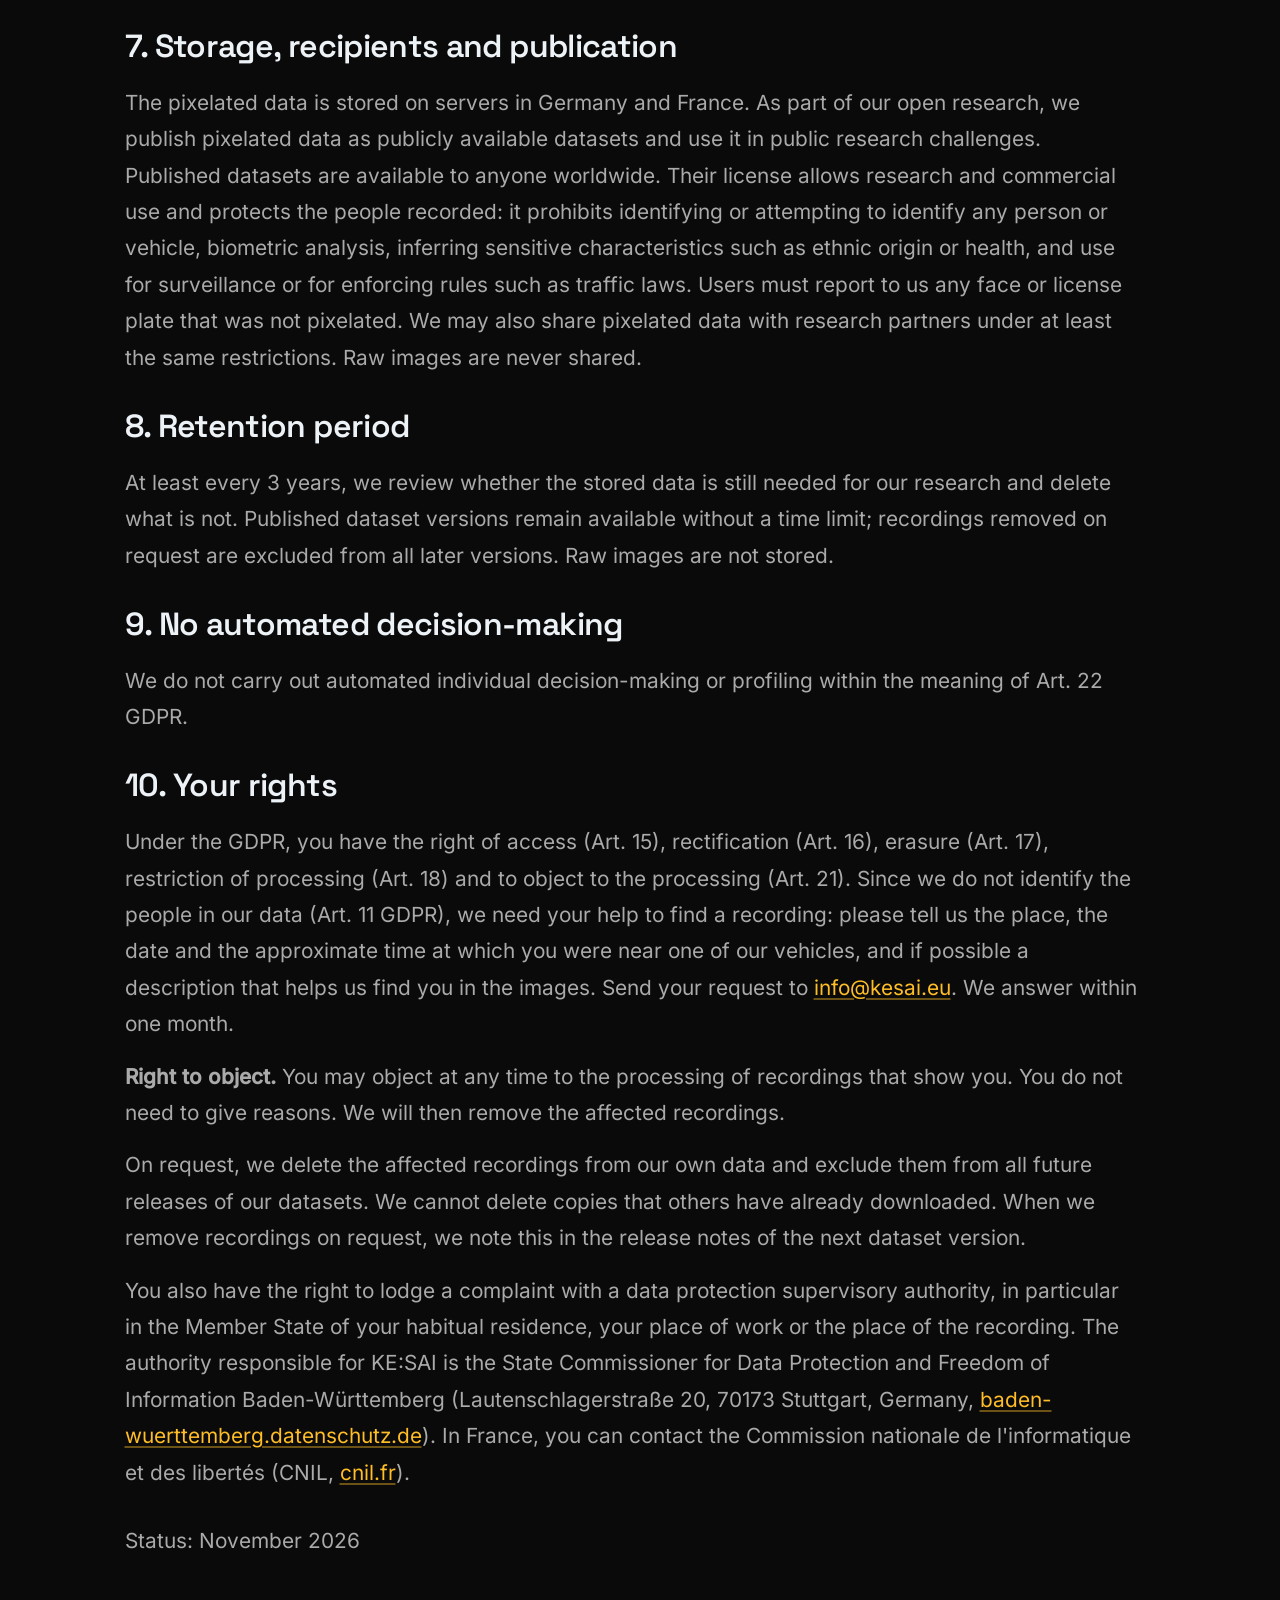
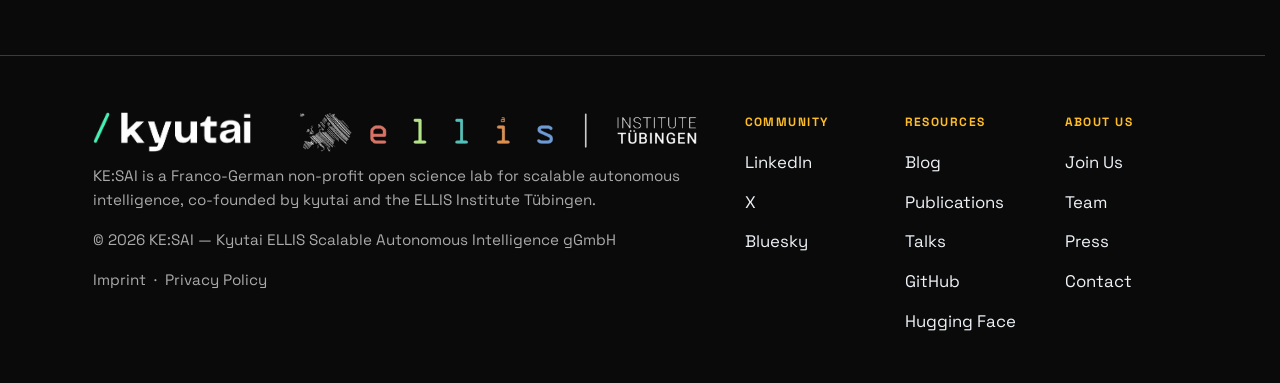
<file: data/index.html>
<!DOCTYPE html>
<html lang="en">
<head>
  <meta charset="UTF-8">
  <meta name="viewport" content="width=device-width, initial-scale=1.0">
  <title>Privacy Notice for KE:SAI Test Vehicles</title>
  <meta name="description" content="How KE:SAI records, pixelates and uses sensor data from its marked test vehicles in Germany and France.">
  <meta property="og:type"        content="website">
  <meta property="og:site_name"   content="KE:SAI">
  <meta property="og:url"         content="https://kesai.eu/data/">
  <meta property="og:title"       content="Privacy Notice for KE:SAI Test Vehicles">
  <meta property="og:description" content="How KE:SAI records, pixelates and uses sensor data from its marked test vehicles in Germany and France.">
  <meta name="twitter:card"       content="summary">
  <meta name="twitter:title"      content="Privacy Notice for KE:SAI Test Vehicles">
  <meta name="twitter:description" content="How KE:SAI records, pixelates and uses sensor data from its marked test vehicles in Germany and France.">
  <link rel="icon" href="/assets/favicon.ico" type="image/x-icon">
  <link rel="stylesheet" href="/assets/fonts/google/fonts.css">
  <link rel="stylesheet" href="/site.css?v=blog-appendix-2">
  <style>html{background:#0a0a0a}</style>
  <link rel="stylesheet" href="/data/data.css?v=1">
  <script src="/site.js" defer></script>
  <script src="/data/data.js?v=1" defer></script>
  <script>
    window.addEventListener('load', function () {
      // Language toggle, as on the launch post
      var btns = document.querySelectorAll('.lang-btn');
      btns.forEach(function (btn) {
        btn.addEventListener('click', function () {
          var lang = this.dataset.lang;
          var current = document.querySelector('.lang-content:not([hidden])');
          var next = document.querySelector('.lang-content[data-lang="' + lang + '"]');
          if (current === next) return;
          btns.forEach(function (b) { b.classList.toggle('active', b.dataset.lang === lang); });
          document.documentElement.lang = lang;
          current.style.opacity = '0';
          setTimeout(function () {
            current.hidden = true;
            current.style.opacity = '';
            next.hidden = false;
            next.style.opacity = '0';
            requestAnimationFrame(function () {
              requestAnimationFrame(function () { next.style.opacity = '1'; });
            });
          }, 180);
        });
      });
    });
  </script>
</head>
<body>

  <header id="site-header"></header>

  <main>
    <section class="lp-section">

      <div class="blog-post-top">
        <div class="lang-toggle" role="group" aria-label="Language">
          <button class="lang-btn active" data-lang="en">EN</button>
          <button class="lang-btn" data-lang="de">DE</button>
          <button class="lang-btn" data-lang="fr">FR</button>
        </div>
      </div>

      <!-- ═══ ENGLISH ═══════════════════════════════════════════ -->
      <div class="lang-content" data-lang="en">

        <h1 class="section-title">Privacy Notice for KE:SAI Test Vehicles</h1>
        <p class="section-body">KE:SAI is a non-profit research lab that develops self-driving systems and publishes its results openly. For this research, KE:SAI operates marked test vehicles on public roads in Germany and France. This notice explains which data these vehicles record, how we pixelate faces and license plates, how we use the data and which rights you have.</p>

        <h2 class="section-title legal-h">1. Scope</h2>
        <p class="section-body">This notice applies to the recording of sensor data by KE:SAI test vehicles in public traffic and, where permitted, on private premises and test sites. The vehicles carry a sticker that refers to this page (kesai.eu/data). Anyone who is near such a vehicle during a recording drive may be recorded.</p>

        <h2 class="section-title legal-h">2. Controller and contact</h2>
        <p class="section-body">
          KE:SAI — Kyutai ELLIS Scalable Autonomous Intelligence gGmbH<br>
          Maria-von-Linden-Str. 1<br>
          72076 Tübingen<br>
          Germany<br>
          E-mail: <a href="mailto:info@kesai.eu">info@kesai.eu</a>
        </p>

        <h2 class="section-title legal-h">3. Which data the vehicles record</h2>
        <p class="section-body">The vehicles are equipped with cameras, LiDAR and radar sensors, a GPS receiver and an inertial measurement unit (IMU). They record camera images, LiDAR and radar measurements, the position and motion of the vehicle and the time of each recording. The vehicles do not have microphones and do not record audio. The camera images can show people, vehicles and license plates in the surroundings of the vehicle.</p>

        <h2 class="section-title legal-h">4. Pixelation on the vehicle</h2>
        <p class="section-body">All camera images are processed on the vehicle immediately after capture. A detection model finds all recognizable faces and license plates in every image and covers them with a coarse mosaic pattern. Images are stored only after this step. Raw images exist only briefly in the working memory of the vehicle computer and are never stored, transferred or published. People may still be visible, for example by their clothing. The pixelation runs on a computer in the vehicle that is operated by KE:SAI itself.</p>
        <figure class="pix-gallery">
          <div class="pix-grid">
            <a class="pix-thumb" href="/data/img/pixelation-1.jpg"><img src="/data/img/pixelation-1-small.jpg" width="960" height="540" loading="lazy" alt="Street between office buildings with parked cars and pedestrians"></a>
            <a class="pix-thumb" href="/data/img/pixelation-2.jpg"><img src="/data/img/pixelation-2-small.jpg" width="960" height="540" loading="lazy" alt="Parking lot with several parked cars"></a>
            <a class="pix-thumb" href="/data/img/pixelation-3.jpg"><img src="/data/img/pixelation-3-small.jpg" width="960" height="540" loading="lazy" alt="Square with a scooter, a pedestrian and a café"></a>
            <a class="pix-thumb" href="/data/img/pixelation-4.jpg"><img src="/data/img/pixelation-4-small.jpg" width="960" height="540" loading="lazy" alt="Intersection with cars, a truck, a bicycle and a scooter"></a>
          </div>
          <figcaption>Camera images from KE:SAI recordings after pixelation. Faces and license plates are covered by a coarse mosaic pattern. Select an image to enlarge it.</figcaption>
        </figure>
        <p class="section-body" style="margin-top:1rem">The detection is reliable but not perfect: occasionally a face or license plate is missed and remains recognizable in a stored image. If you find one in our data, please tell us at <a href="mailto:info@kesai.eu">info@kesai.eu</a>, and we will pixelate or delete the affected images.</p>

        <h2 class="section-title legal-h">5. Purpose of the processing</h2>
        <p class="section-body">We use the recorded data for research on and development of self-driving systems. In particular, we use it to train and evaluate driving policies and generative models of driving scenes. Since the models are trained only on pixelated images, they do not learn the faces and license plates that were covered. In addition, we publish parts of the pixelated data as publicly available datasets. They may be used for research and commercial purposes under a license that protects the people recorded (see section 7). Within a recording, our software detects road users and tracks them over consecutive frames, for example to estimate their speed. This tracking uses only the pixelated images. We do not identify any person, do not recognize people across different recordings, do not create profiles and do not link the data to other information about individuals.</p>

        <h2 class="section-title legal-h">6. Legal basis</h2>
        <p class="section-body">The recording and pixelation of the data, its storage and use for our research, and the publication of pixelated datasets are based on our legitimate interest pursuant to Art. 6(1)(f) GDPR. Our legitimate interest is research on safe self-driving systems and making driving data publicly available to research and industry. In our assessment, your interests do not override this interest, because faces and license plates are pixelated before any data is stored, raw images are never published, the dataset license prohibits re-identification and use for surveillance, recordings are removed on request and excluded from all future releases, and we neither intend nor attempt to identify any person.</p>
        <p class="section-body" style="margin-top:1rem">Recordings on closed test sites, such as driver training grounds, are not sufficient for this research. Self-driving systems must handle the variety of real traffic: many different road users and their interactions, road layouts, traffic densities, weather and lighting conditions, and rare events. Closed test sites cannot reproduce this variety, and systems developed only there do not transfer reliably to public roads.</p>

        <h2 class="section-title legal-h">7. Storage, recipients and publication</h2>
        <p class="section-body">The pixelated data is stored on servers in Germany and France. As part of our open research, we publish pixelated data as publicly available datasets and use it in public research challenges. Published datasets are available to anyone worldwide. Their license allows research and commercial use and protects the people recorded: it prohibits identifying or attempting to identify any person or vehicle, biometric analysis, inferring sensitive characteristics such as ethnic origin or health, and use for surveillance or for enforcing rules such as traffic laws. Users must report to us any face or license plate that was not pixelated. We may also share pixelated data with research partners under at least the same restrictions. Raw images are never shared.</p>

        <h2 class="section-title legal-h">8. Retention period</h2>
        <p class="section-body">At least every 3 years, we review whether the stored data is still needed for our research and delete what is not. Published dataset versions remain available without a time limit; recordings removed on request are excluded from all later versions. Raw images are not stored.</p>

        <h2 class="section-title legal-h">9. No automated decision-making</h2>
        <p class="section-body">We do not carry out automated individual decision-making or profiling within the meaning of Art. 22 GDPR.</p>

        <h2 class="section-title legal-h">10. Your rights</h2>
        <p class="section-body">Under the GDPR, you have the right of access (Art. 15), rectification (Art. 16), erasure (Art. 17), restriction of processing (Art. 18) and to object to the processing (Art. 21). Since we do not identify the people in our data (Art. 11 GDPR), we need your help to find a recording: please tell us the place, the date and the approximate time at which you were near one of our vehicles, and if possible a description that helps us find you in the images. Send your request to <a href="mailto:info@kesai.eu">info@kesai.eu</a>. We answer within one month.</p>
        <p class="section-body" style="margin-top:1rem"><strong>Right to object.</strong> You may object at any time to the processing of recordings that show you. You do not need to give reasons. We will then remove the affected recordings.</p>
        <p class="section-body" style="margin-top:1rem">On request, we delete the affected recordings from our own data and exclude them from all future releases of our datasets. We cannot delete copies that others have already downloaded. When we remove recordings on request, we note this in the release notes of the next dataset version.</p>
        <p class="section-body" style="margin-top:1rem">You also have the right to lodge a complaint with a data protection supervisory authority, in particular in the Member State of your habitual residence, your place of work or the place of the recording. The authority responsible for KE:SAI is the State Commissioner for Data Protection and Freedom of Information Baden-Württemberg (Lautenschlagerstraße 20, 70173 Stuttgart, Germany, <a href="https://www.baden-wuerttemberg.datenschutz.de/" target="_blank" rel="noopener">baden-wuerttemberg.datenschutz.de</a>). In France, you can contact the Commission nationale de l'informatique et des libertés (CNIL, <a href="https://www.cnil.fr/" target="_blank" rel="noopener">cnil.fr</a>).</p>

        <p class="section-body" style="margin-top:2rem">Status: November 2026</p>

      </div><!-- /en -->

      <!-- ═══ DEUTSCH ════════════════════════════════════════════ -->
      <div class="lang-content" data-lang="de" hidden>

        <h1 class="section-title">Datenschutzhinweise für die Testfahrzeuge von KE:SAI</h1>
        <p class="section-body">KE:SAI ist ein gemeinnütziges Forschungslabor, das selbstfahrende Systeme entwickelt und seine Ergebnisse frei zugänglich veröffentlicht. Für diese Forschung betreibt KE:SAI gekennzeichnete Testfahrzeuge im öffentlichen Straßenverkehr in Deutschland und Frankreich. Diese Hinweise erläutern, welche Daten die Fahrzeuge aufzeichnen, wie wir Gesichter und Kennzeichen verpixeln, wofür wir die Daten verwenden und welche Rechte Sie haben.</p>

        <h2 class="section-title legal-h">1. Geltungsbereich</h2>
        <p class="section-body">Diese Hinweise gelten für die Aufzeichnung von Sensordaten durch Testfahrzeuge von KE:SAI im öffentlichen Verkehrsraum sowie, soweit zulässig, auf privaten Geländen und Testgeländen. Die Fahrzeuge tragen einen Aufkleber, der auf diese Seite verweist (kesai.eu/data). Wer sich während einer Aufzeichnungsfahrt in der Nähe eines solchen Fahrzeugs aufhält, kann aufgezeichnet werden.</p>

        <h2 class="section-title legal-h">2. Verantwortlicher und Kontakt</h2>
        <p class="section-body">
          KE:SAI — Kyutai ELLIS Scalable Autonomous Intelligence gGmbH<br>
          Maria-von-Linden-Str. 1<br>
          72076 Tübingen<br>
          Deutschland<br>
          E-Mail: <a href="mailto:info@kesai.eu">info@kesai.eu</a>
        </p>

        <h2 class="section-title legal-h">3. Welche Daten die Fahrzeuge aufzeichnen</h2>
        <p class="section-body">Die Fahrzeuge sind mit Kameras, LiDAR- und Radarsensoren, einem GPS-Empfänger und einer inertialen Messeinheit (IMU) ausgestattet. Sie zeichnen Kamerabilder, LiDAR- und Radarmessungen, die Position und Bewegung des Fahrzeugs sowie den Zeitpunkt jeder Aufnahme auf. Die Fahrzeuge haben keine Mikrofone und zeichnen keinen Ton auf. Die Kamerabilder können Personen, Fahrzeuge und Kennzeichen in der Umgebung des Fahrzeugs zeigen.</p>

        <h2 class="section-title legal-h">4. Verpixelung im Fahrzeug</h2>
        <p class="section-body">Alle Kamerabilder werden im Fahrzeug unmittelbar nach der Aufnahme verarbeitet. Ein Detektionsmodell findet in jedem Bild alle erkennbaren Gesichter und Kennzeichen und überdeckt sie mit einem groben Mosaikmuster. Erst nach diesem Schritt werden die Bilder gespeichert. Rohbilder existieren nur kurz im Arbeitsspeicher des Fahrzeugrechners und werden zu keinem Zeitpunkt gespeichert, übertragen oder veröffentlicht. Personen können weiterhin sichtbar sein, etwa anhand ihrer Kleidung. Die Verpixelung läuft auf einem Rechner im Fahrzeug, den KE:SAI selbst betreibt.</p>
        <figure class="pix-gallery">
          <div class="pix-grid">
            <a class="pix-thumb" href="/data/img/pixelation-1.jpg"><img src="/data/img/pixelation-1-small.jpg" width="960" height="540" loading="lazy" alt="Straße zwischen Bürogebäuden mit parkenden Autos und Fußgängern"></a>
            <a class="pix-thumb" href="/data/img/pixelation-2.jpg"><img src="/data/img/pixelation-2-small.jpg" width="960" height="540" loading="lazy" alt="Parkplatz mit mehreren parkenden Autos"></a>
            <a class="pix-thumb" href="/data/img/pixelation-3.jpg"><img src="/data/img/pixelation-3-small.jpg" width="960" height="540" loading="lazy" alt="Platz mit einem Motorroller, einer Person zu Fuß und einem Café"></a>
            <a class="pix-thumb" href="/data/img/pixelation-4.jpg"><img src="/data/img/pixelation-4-small.jpg" width="960" height="540" loading="lazy" alt="Kreuzung mit Autos, einem Lastwagen, einem Fahrrad und einem Motorroller"></a>
          </div>
          <figcaption>Kamerabilder aus Aufnahmen von KE:SAI nach der Verpixelung. Gesichter und Kennzeichen sind mit einem groben Mosaikmuster überdeckt. Wählen Sie ein Bild aus, um es zu vergrößern.</figcaption>
        </figure>
        <p class="section-body" style="margin-top:1rem">Die Erkennung ist zuverlässig, aber nicht fehlerfrei: Gelegentlich wird ein Gesicht oder Kennzeichen übersehen und bleibt in einem gespeicherten Bild erkennbar. Sollten Sie ein solches Bild in unseren Daten finden, teilen Sie uns dies bitte unter <a href="mailto:info@kesai.eu">info@kesai.eu</a> mit. Wir werden die betroffenen Bilder dann verpixeln oder löschen.</p>

        <h2 class="section-title legal-h">5. Zweck der Verarbeitung</h2>
        <p class="section-body">Wir verwenden die aufgezeichneten Daten für die Erforschung und Entwicklung selbstfahrender Systeme. Insbesondere trainieren und bewerten wir damit Fahrstrategien und generative Modelle von Verkehrsszenen. Da die Modelle ausschließlich mit verpixelten Bildern trainiert werden, lernen sie die überdeckten Gesichter und Kennzeichen nicht. Darüber hinaus veröffentlichen wir Teile der verpixelten Daten als frei verfügbare Datensätze. Sie dürfen unter einer Lizenz, die die aufgezeichneten Personen schützt, für Forschung und kommerzielle Zwecke genutzt werden (siehe Abschnitt 7). Innerhalb einer Aufnahme erkennt unsere Software Verkehrsteilnehmer und verfolgt sie über aufeinanderfolgende Bilder hinweg, etwa um ihre Geschwindigkeit zu schätzen. Diese Nachverfolgung verwendet ausschließlich die verpixelten Bilder. Wir identifizieren keine Personen, erkennen Personen nicht über verschiedene Aufnahmen hinweg wieder, erstellen keine Profile und verknüpfen die Daten nicht mit anderen Informationen über Einzelpersonen.</p>

        <h2 class="section-title legal-h">6. Rechtsgrundlage</h2>
        <p class="section-body">Die Aufzeichnung und Verpixelung der Daten, ihre Speicherung und Verwendung für unsere Forschung sowie die Veröffentlichung verpixelter Datensätze beruhen auf unserem berechtigten Interesse nach Art. 6 Abs. 1 lit. f DSGVO. Unser berechtigtes Interesse ist die Forschung an sicheren selbstfahrenden Systemen und die öffentliche Bereitstellung von Fahrdaten für Forschung und Industrie. Nach unserer Einschätzung überwiegen Ihre Interessen dieses Interesse nicht, da Gesichter und Kennzeichen vor jeder Speicherung verpixelt werden, Rohbilder zu keinem Zeitpunkt veröffentlicht werden, die Lizenz der Datensätze die Re-Identifizierung von Personen und die Nutzung zur Überwachung verbietet, Aufnahmen auf Anfrage entfernt und von allen künftigen Veröffentlichungen ausgeschlossen werden und wir eine Identifizierung von Personen weder beabsichtigen noch versuchen.</p>
        <p class="section-body" style="margin-top:1rem">Aufnahmen auf abgeschlossenen Testgeländen, etwa Verkehrsübungsplätzen, reichen für diese Forschung nicht aus. Selbstfahrende Systeme müssen die Vielfalt des realen Verkehrs beherrschen: viele unterschiedliche Verkehrsteilnehmer und ihr Zusammenspiel, Straßenführungen, Verkehrsdichten, Wetter- und Lichtverhältnisse sowie seltene Ereignisse. Abgeschlossene Testgelände können diese Vielfalt nicht abbilden, und Systeme, die nur dort entwickelt werden, lassen sich nicht zuverlässig auf öffentliche Straßen übertragen.</p>

        <h2 class="section-title legal-h">7. Speicherung, Empfänger und Veröffentlichung</h2>
        <p class="section-body">Die verpixelten Daten werden auf Servern in Deutschland und Frankreich gespeichert. Im Rahmen unserer offenen Forschung veröffentlichen wir verpixelte Daten als frei verfügbare Datensätze und verwenden sie in öffentlichen Forschungswettbewerben. Veröffentlichte Datensätze sind für jeden weltweit zugänglich. Ihre Lizenz erlaubt die Nutzung für Forschung und kommerzielle Zwecke und schützt die aufgezeichneten Personen: Sie verbietet die Identifizierung von Personen oder Fahrzeugen und jeden Versuch dazu, biometrische Analysen, das Ableiten sensibler Merkmale wie ethnischer Herkunft oder Gesundheit sowie die Nutzung zur Überwachung oder zur Durchsetzung von Vorschriften wie Verkehrsregeln. Nutzer müssen uns jedes Gesicht und jedes Kennzeichen melden, das nicht verpixelt wurde. Verpixelte Daten können wir außerdem an Forschungspartner weitergeben, mindestens unter denselben Einschränkungen. Rohbilder werden zu keinem Zeitpunkt weitergegeben.</p>

        <h2 class="section-title legal-h">8. Speicherdauer</h2>
        <p class="section-body">Mindestens alle 3 Jahre prüfen wir, ob die gespeicherten Daten für unsere Forschung noch benötigt werden, und löschen, was nicht mehr benötigt wird. Veröffentlichte Versionen der Datensätze bleiben ohne zeitliche Begrenzung verfügbar; auf Anfrage entfernte Aufnahmen sind in allen späteren Versionen nicht mehr enthalten. Rohbilder werden nicht gespeichert.</p>

        <h2 class="section-title legal-h">9. Keine automatisierte Entscheidungsfindung</h2>
        <p class="section-body">Eine automatisierte Entscheidung im Einzelfall oder ein Profiling im Sinne von Art. 22 DSGVO findet nicht statt.</p>

        <h2 class="section-title legal-h">10. Ihre Rechte</h2>
        <p class="section-body">Nach der DSGVO haben Sie das Recht auf Auskunft (Art. 15), Berichtigung (Art. 16), Löschung (Art. 17), Einschränkung der Verarbeitung (Art. 18) und Widerspruch gegen die Verarbeitung (Art. 21). Da wir die Personen in unseren Daten nicht identifizieren (Art. 11 DSGVO), benötigen wir Ihre Mithilfe, um eine Aufnahme zu finden: Bitte nennen Sie uns den Ort, das Datum und die ungefähre Uhrzeit, zu der Sie sich in der Nähe eines unserer Fahrzeuge aufgehalten haben, und nach Möglichkeit eine Beschreibung, anhand derer wir Sie auf den Bildern finden können. Senden Sie Ihre Anfrage an <a href="mailto:info@kesai.eu">info@kesai.eu</a>. Wir antworten innerhalb eines Monats.</p>
        <p class="section-body" style="margin-top:1rem"><strong>Widerspruchsrecht.</strong> Sie können der Verarbeitung von Aufnahmen, die Sie zeigen, jederzeit widersprechen. Sie müssen dafür keine Gründe angeben. Wir entfernen dann die betroffenen Aufnahmen.</p>
        <p class="section-body" style="margin-top:1rem">Auf Anfrage löschen wir die betroffenen Aufnahmen aus unseren eigenen Daten und schließen sie von allen künftigen Veröffentlichungen unserer Datensätze aus. Kopien, die andere bereits heruntergeladen haben, können wir nicht löschen. Wenn wir Aufnahmen auf Anfrage entfernen, vermerken wir dies in den Versionshinweisen der nächsten Datensatzversion.</p>
        <p class="section-body" style="margin-top:1rem">Sie haben außerdem das Recht, Beschwerde bei einer Aufsichtsbehörde einzulegen, insbesondere in dem Mitgliedstaat Ihres gewöhnlichen Aufenthalts, Ihres Arbeitsplatzes oder des Ortes der Aufnahme. Für KE:SAI zuständig ist der Landesbeauftragte für den Datenschutz und die Informationsfreiheit Baden-Württemberg (Lautenschlagerstraße 20, 70173 Stuttgart, <a href="https://www.baden-wuerttemberg.datenschutz.de/" target="_blank" rel="noopener">baden-wuerttemberg.datenschutz.de</a>). In Frankreich können Sie sich an die Commission nationale de l'informatique et des libertés wenden (CNIL, <a href="https://www.cnil.fr/" target="_blank" rel="noopener">cnil.fr</a>).</p>

        <p class="section-body" style="margin-top:2rem">Stand: November 2026</p>

      </div><!-- /de -->

      <!-- ═══ FRANÇAIS ═══════════════════════════════════════════ -->
      <div class="lang-content" data-lang="fr" hidden>

        <h1 class="section-title">Notice d'information sur la protection des données — véhicules d'essai de KE:SAI</h1>
        <p class="section-body">KE:SAI est un laboratoire de recherche à but non lucratif qui développe des systèmes de conduite autonome et publie ses résultats de manière ouverte. Pour cette recherche, KE:SAI exploite des véhicules d'essai signalés comme tels sur la voie publique en Allemagne et en France. La présente notice explique quelles données ces véhicules enregistrent, comment nous pixellisons les visages et les plaques d'immatriculation, comment nous utilisons les données et quels sont vos droits.</p>

        <h2 class="section-title legal-h">1. Champ d'application</h2>
        <p class="section-body">La présente notice s'applique à l'enregistrement de données de capteurs par les véhicules d'essai de KE:SAI sur la voie publique et, lorsque cela est autorisé, sur des terrains privés et des sites d'essai. Les véhicules portent un autocollant qui renvoie à cette page (kesai.eu/data). Toute personne se trouvant à proximité d'un tel véhicule pendant un trajet d'enregistrement peut être enregistrée.</p>

        <h2 class="section-title legal-h">2. Responsable du traitement et contact</h2>
        <p class="section-body">
          KE:SAI — Kyutai ELLIS Scalable Autonomous Intelligence gGmbH<br>
          Maria-von-Linden-Str. 1<br>
          72076 Tübingen<br>
          Allemagne<br>
          E-mail : <a href="mailto:info@kesai.eu">info@kesai.eu</a>
        </p>

        <h2 class="section-title legal-h">3. Données enregistrées par les véhicules</h2>
        <p class="section-body">Les véhicules sont équipés de caméras, de capteurs LiDAR et radar, d'un récepteur GPS et d'une centrale inertielle (IMU). Ils enregistrent des images de caméra, des mesures LiDAR et radar, la position et le mouvement du véhicule ainsi que l'heure de chaque enregistrement. Les véhicules ne sont pas équipés de microphones et n'enregistrent aucun son. Les images de caméra peuvent montrer des personnes, des véhicules et des plaques d'immatriculation dans l'environnement du véhicule.</p>

        <h2 class="section-title legal-h">4. Pixellisation à bord du véhicule</h2>
        <p class="section-body">Toutes les images de caméra sont traitées à bord du véhicule immédiatement après leur capture. Un modèle de détection repère dans chaque image tous les visages et toutes les plaques d'immatriculation reconnaissables et les recouvre d'une mosaïque grossière. Les images ne sont stockées qu'après cette étape. Les images brutes n'existent que brièvement dans la mémoire vive de l'ordinateur du véhicule et ne sont jamais stockées, transférées ni publiées. Les personnes peuvent rester visibles, par exemple par leurs vêtements. La pixellisation s'effectue sur un ordinateur embarqué exploité par KE:SAI elle-même.</p>
        <figure class="pix-gallery">
          <div class="pix-grid">
            <a class="pix-thumb" href="/data/img/pixelation-1.jpg"><img src="/data/img/pixelation-1-small.jpg" width="960" height="540" loading="lazy" alt="Rue entre des immeubles de bureaux, avec des voitures garées et des piétons"></a>
            <a class="pix-thumb" href="/data/img/pixelation-2.jpg"><img src="/data/img/pixelation-2-small.jpg" width="960" height="540" loading="lazy" alt="Parking avec plusieurs voitures garées"></a>
            <a class="pix-thumb" href="/data/img/pixelation-3.jpg"><img src="/data/img/pixelation-3-small.jpg" width="960" height="540" loading="lazy" alt="Place avec un scooter, un piéton et un café"></a>
            <a class="pix-thumb" href="/data/img/pixelation-4.jpg"><img src="/data/img/pixelation-4-small.jpg" width="960" height="540" loading="lazy" alt="Carrefour avec des voitures, un camion, un vélo et un scooter"></a>
          </div>
          <figcaption>Images de caméra issues d'enregistrements de KE:SAI après pixellisation. Les visages et les plaques d'immatriculation sont recouverts d'une mosaïque grossière. Sélectionnez une image pour l'agrandir.</figcaption>
        </figure>
        <p class="section-body" style="margin-top:1rem">La détection est fiable, mais pas parfaite : il arrive qu'un visage ou une plaque d'immatriculation ne soit pas détecté et reste reconnaissable sur une image stockée. Si vous en trouvez un dans nos données, veuillez nous en informer à l'adresse <a href="mailto:info@kesai.eu">info@kesai.eu</a> ; nous pixelliserons ou supprimerons alors les images concernées.</p>

        <h2 class="section-title legal-h">5. Finalité du traitement</h2>
        <p class="section-body">Nous utilisons les données enregistrées pour la recherche et le développement de systèmes de conduite autonome. Nous les utilisons en particulier pour entraîner et évaluer des stratégies de conduite et des modèles génératifs de scènes de circulation. Les modèles étant entraînés uniquement sur des images pixellisées, ils n'apprennent pas les visages et les plaques masqués. En outre, nous publions une partie des données pixellisées sous forme de jeux de données accessibles au public. Ils peuvent être utilisés à des fins de recherche et à des fins commerciales, sous une licence qui protège les personnes enregistrées (voir la section 7). Au sein d'un enregistrement, notre logiciel détecte les usagers de la route et les suit d'une image à l'autre, par exemple pour estimer leur vitesse. Ce suivi utilise uniquement les images pixellisées. Nous n'identifions aucune personne, ne reconnaissons pas les personnes d'un enregistrement à l'autre, ne créons pas de profils et ne relions pas les données à d'autres informations concernant des individus.</p>

        <h2 class="section-title legal-h">6. Base juridique</h2>
        <p class="section-body">L'enregistrement et la pixellisation des données, leur stockage et leur utilisation pour notre recherche ainsi que la publication de jeux de données pixellisés reposent sur notre intérêt légitime, sur le fondement de l'article 6, paragraphe 1, point f), du RGPD. Notre intérêt légitime est la recherche sur des systèmes de conduite autonome sûrs et la mise à disposition publique de données de conduite pour la recherche et l'industrie. Selon notre appréciation, vos intérêts ne prévalent pas sur cet intérêt, car les visages et les plaques sont pixellisés avant tout stockage, les images brutes ne sont jamais publiées, la licence des jeux de données interdit la réidentification et l'utilisation à des fins de surveillance, les enregistrements sont retirés sur demande et exclus de toutes les publications futures, et nous n'avons pas l'intention d'identifier qui que ce soit et ne tentons pas de le faire.</p>
        <p class="section-body" style="margin-top:1rem">Des enregistrements sur des sites d'essai fermés, tels que des terrains d'entraînement à la conduite, ne suffisent pas pour cette recherche. Les systèmes de conduite autonome doivent maîtriser la diversité de la circulation réelle : de nombreux usagers de la route différents et leurs interactions, les tracés routiers, les densités de trafic, les conditions météorologiques et d'éclairage ainsi que les événements rares. Les sites d'essai fermés ne peuvent pas reproduire cette diversité, et des systèmes développés uniquement sur ces sites ne se transposent pas de manière fiable à la voie publique.</p>

        <h2 class="section-title legal-h">7. Stockage, destinataires et publication</h2>
        <p class="section-body">Les données pixellisées sont stockées sur des serveurs situés en Allemagne et en France. Dans le cadre de notre recherche ouverte, nous publions des données pixellisées sous forme de jeux de données accessibles au public et les utilisons dans des compétitions de recherche publiques. Les jeux de données publiés sont mis à la disposition de tous dans le monde entier. Leur licence autorise l'utilisation à des fins de recherche et à des fins commerciales et protège les personnes enregistrées : elle interdit d'identifier ou de tenter d'identifier une personne ou un véhicule, l'analyse biométrique, la déduction de caractéristiques sensibles telles que l'origine ethnique ou la santé, ainsi que l'utilisation à des fins de surveillance ou pour faire respecter des règles telles que le code de la route. Les utilisateurs doivent nous signaler tout visage et toute plaque d'immatriculation qui n'ont pas été pixellisés. Nous pouvons également partager des données pixellisées avec des partenaires de recherche, sous des restrictions au moins équivalentes. Les images brutes ne sont jamais partagées.</p>

        <h2 class="section-title legal-h">8. Durée de conservation</h2>
        <p class="section-body">Au moins tous les 3 ans, nous vérifions si les données stockées sont encore nécessaires à notre recherche et supprimons celles qui ne le sont plus. Les versions publiées des jeux de données restent accessibles sans limite de durée ; les enregistrements retirés sur demande sont exclus de toutes les versions ultérieures. Les images brutes ne sont pas stockées.</p>

        <h2 class="section-title legal-h">9. Absence de décision automatisée</h2>
        <p class="section-body">Nous ne prenons aucune décision individuelle automatisée et ne procédons à aucun profilage au sens de l'article 22 du RGPD.</p>

        <h2 class="section-title legal-h">10. Vos droits</h2>
        <p class="section-body">En vertu du RGPD, vous disposez d'un droit d'accès (art. 15), de rectification (art. 16), d'effacement (art. 17), de limitation du traitement (art. 18) et d'opposition au traitement (art. 21). Comme nous n'identifions pas les personnes présentes dans nos données (art. 11 du RGPD), nous avons besoin de votre aide pour retrouver un enregistrement : veuillez nous indiquer le lieu, la date et l'heure approximative à laquelle vous vous trouviez à proximité de l'un de nos véhicules et, si possible, une description qui nous permette de vous retrouver sur les images. Envoyez votre demande à <a href="mailto:info@kesai.eu">info@kesai.eu</a>. Nous répondons dans un délai d'un mois.</p>
        <p class="section-body" style="margin-top:1rem"><strong>Droit d'opposition.</strong> Vous pouvez à tout moment vous opposer au traitement des enregistrements sur lesquels vous apparaissez. Vous n'avez pas à justifier votre demande. Nous retirerons alors les enregistrements concernés.</p>
        <p class="section-body" style="margin-top:1rem">Sur demande, nous supprimons les enregistrements concernés de nos propres données et les excluons de toutes les publications futures de nos jeux de données. Nous ne pouvons pas supprimer les copies déjà téléchargées par d'autres. Lorsque nous retirons des enregistrements sur demande, nous le signalons dans les notes de publication de la prochaine version du jeu de données.</p>
        <p class="section-body" style="margin-top:1rem">Vous avez également le droit d'introduire une réclamation auprès d'une autorité de contrôle de la protection des données, notamment dans l'État membre de votre résidence habituelle, de votre lieu de travail ou du lieu de l'enregistrement. L'autorité compétente pour KE:SAI est le commissaire du Land de Bade-Wurtemberg à la protection des données et à la liberté d'information (Landesbeauftragter für den Datenschutz und die Informationsfreiheit Baden-Württemberg, Lautenschlagerstraße 20, 70173 Stuttgart, Allemagne, <a href="https://www.baden-wuerttemberg.datenschutz.de/" target="_blank" rel="noopener">baden-wuerttemberg.datenschutz.de</a>). En France, vous pouvez vous adresser à la Commission nationale de l'informatique et des libertés (CNIL, <a href="https://www.cnil.fr/" target="_blank" rel="noopener">cnil.fr</a>).</p>

        <p class="section-body" style="margin-top:2rem">Dernière mise à jour : novembre 2026</p>

      </div><!-- /fr -->

    </section>
  </main>

  <footer id="site-footer"></footer>

</body>
</html>
</file>
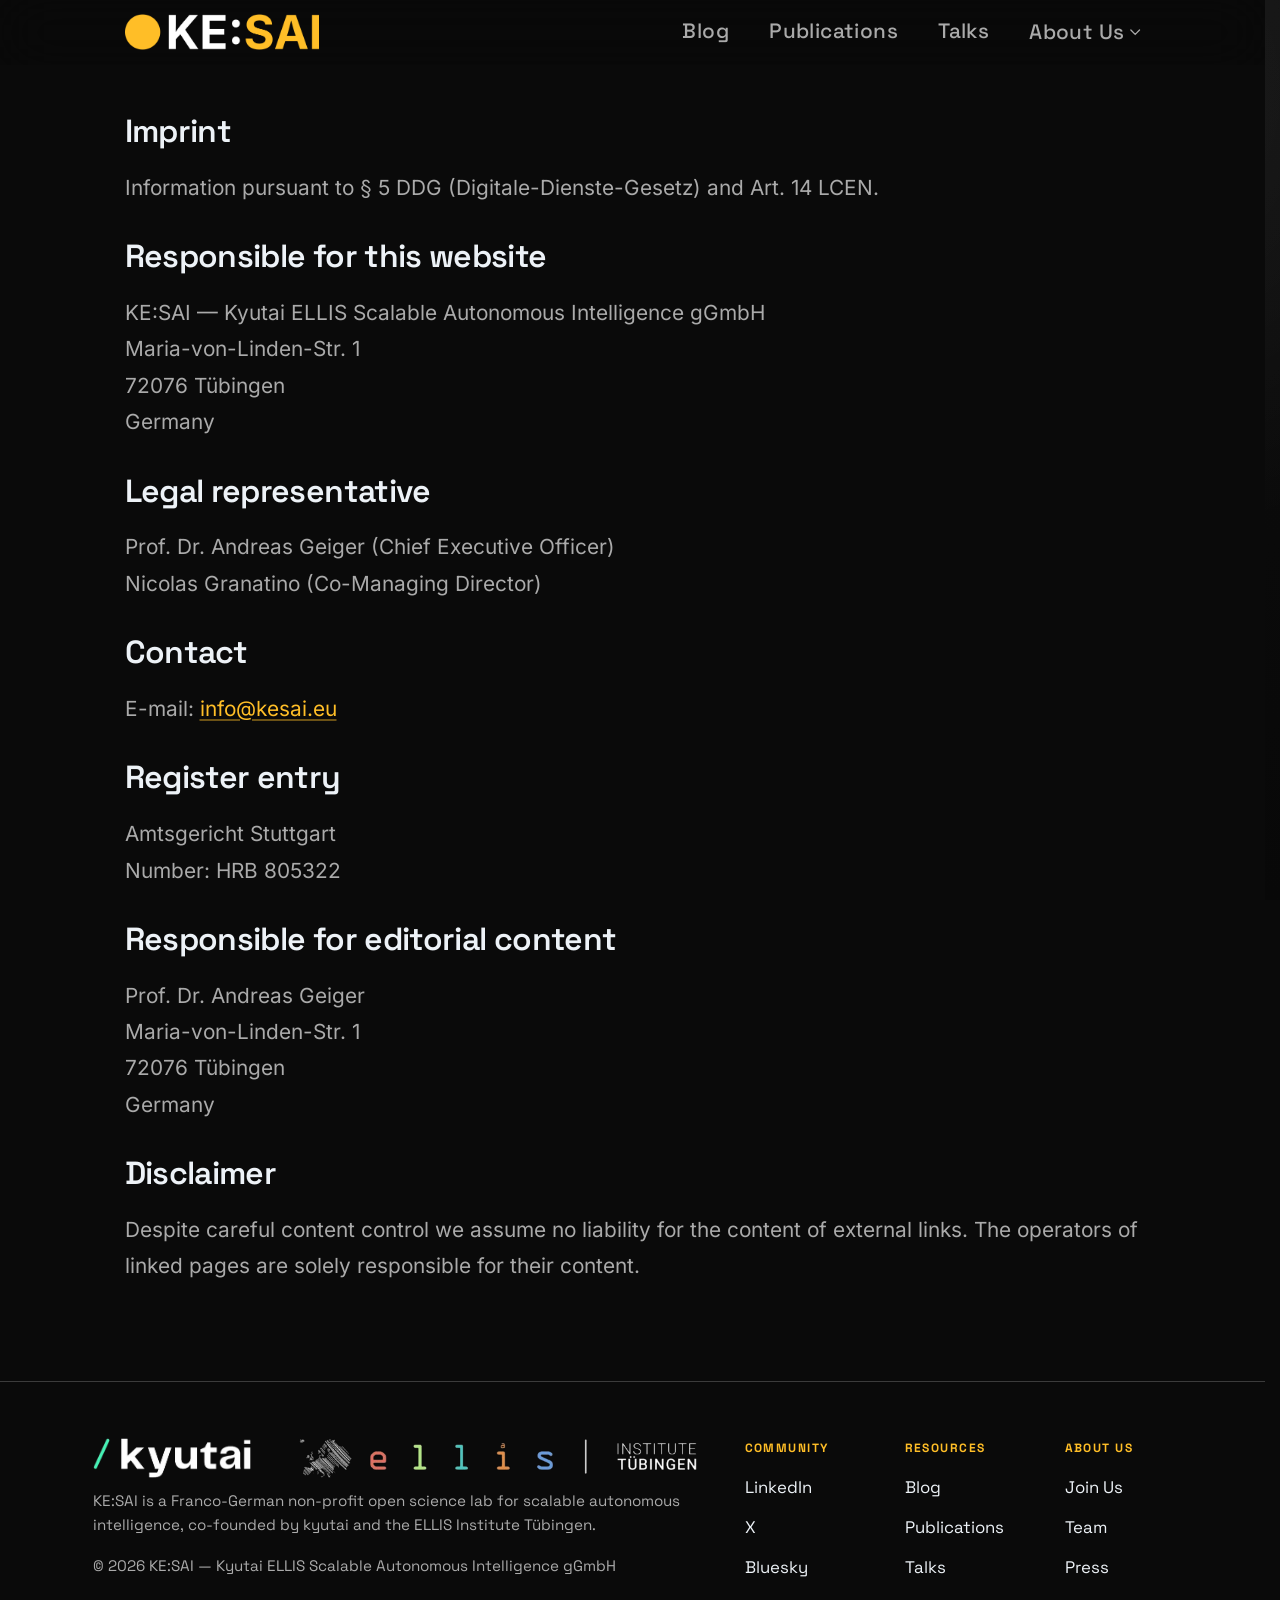
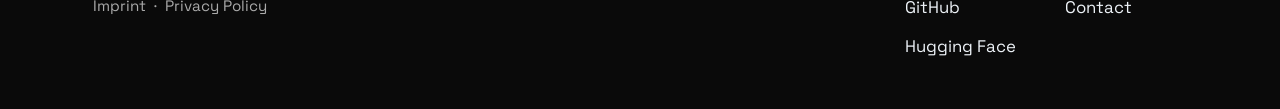
<file: imprint/index.html>
<!DOCTYPE html>
<html lang="en">
<head>
  <meta charset="UTF-8">
  <meta name="viewport" content="width=device-width, initial-scale=1.0">
  <title>Imprint — KE:SAI</title>
  <link rel="icon" href="/assets/favicon.ico" type="image/x-icon">
  <link rel="stylesheet" href="/assets/fonts/google/fonts.css">
  <link rel="stylesheet" href="/site.css">
  <style>html{background:#0a0a0a}</style>
  <script src="/site.js" defer></script>
</head>
<body>

  <header id="site-header"></header>

  <main>
    <section class="lp-section">
      <h1 class="section-title">Imprint</h1>

      <p class="section-body">
        Information pursuant to § 5 DDG (Digitale-Dienste-Gesetz) and Art. 14 LCEN.
      </p>

      <h2 class="section-title legal-h">Responsible for this website</h2>
      <p class="section-body">
        KE:SAI — Kyutai ELLIS Scalable Autonomous Intelligence gGmbH<br>
        Maria-von-Linden-Str. 1<br>
        72076 Tübingen<br>
        Germany
      </p>

      <h2 class="section-title legal-h">Legal representative</h2>
      <p class="section-body">
        Prof. Dr. Andreas Geiger (Chief Executive Officer)<br>
        Nicolas Granatino (Co-Managing Director)
      </p>

      <h2 class="section-title legal-h">Contact</h2>
      <p class="section-body">
        E-mail: <a href="mailto:info@kesai.eu">info@kesai.eu</a>
      </p>

      <h2 class="section-title legal-h">Register entry</h2>
      <p class="section-body">
        Amtsgericht Stuttgart<br>
        Number: HRB 805322
      </p>

      <h2 class="section-title legal-h">Responsible for editorial content</h2>
      <p class="section-body">
        Prof. Dr. Andreas Geiger<br>
        Maria-von-Linden-Str. 1<br>
        72076 Tübingen<br>
        Germany
      </p>

      <h2 class="section-title legal-h">Disclaimer</h2>
      <p class="section-body">
        Despite careful content control we assume no liability for the content of external links. The operators of linked pages are solely responsible for their content.
      </p>
    </section>
  </main>

  <footer id="site-footer"></footer>

</body>
</html>
</file>
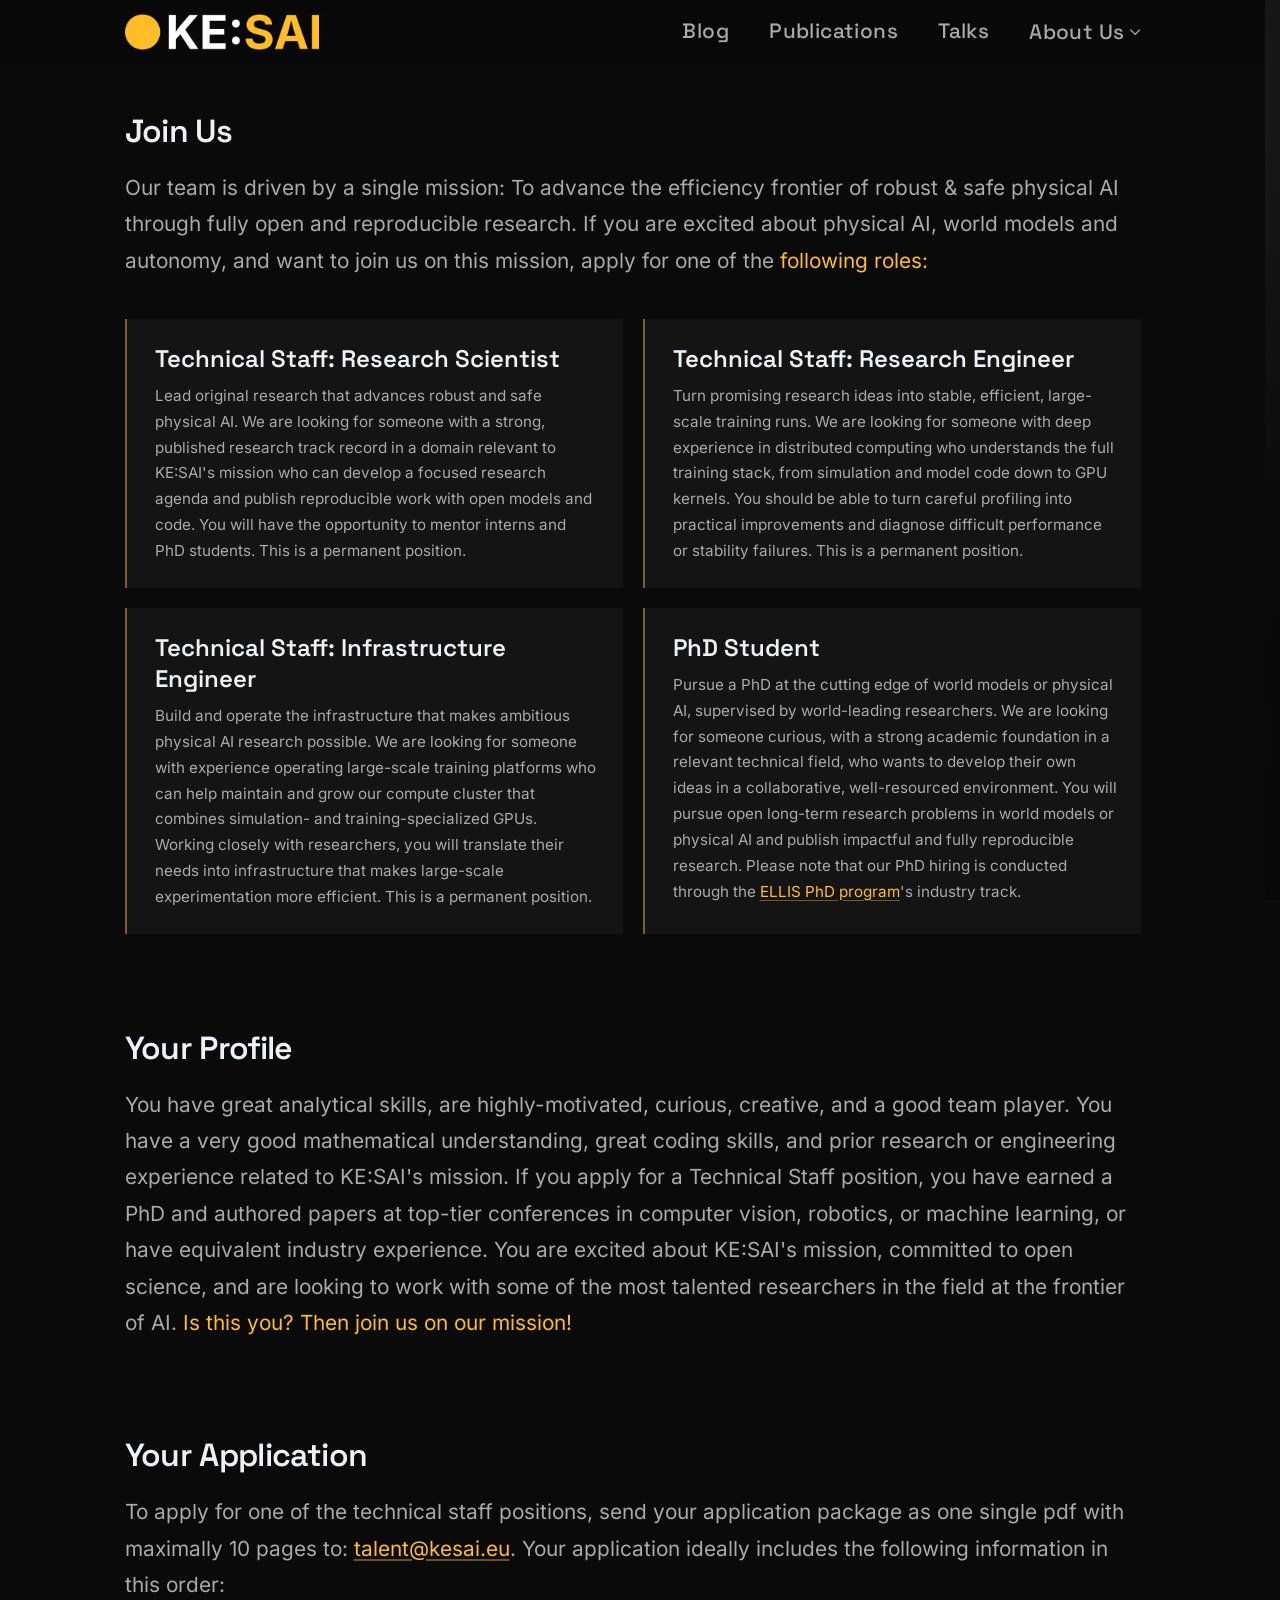
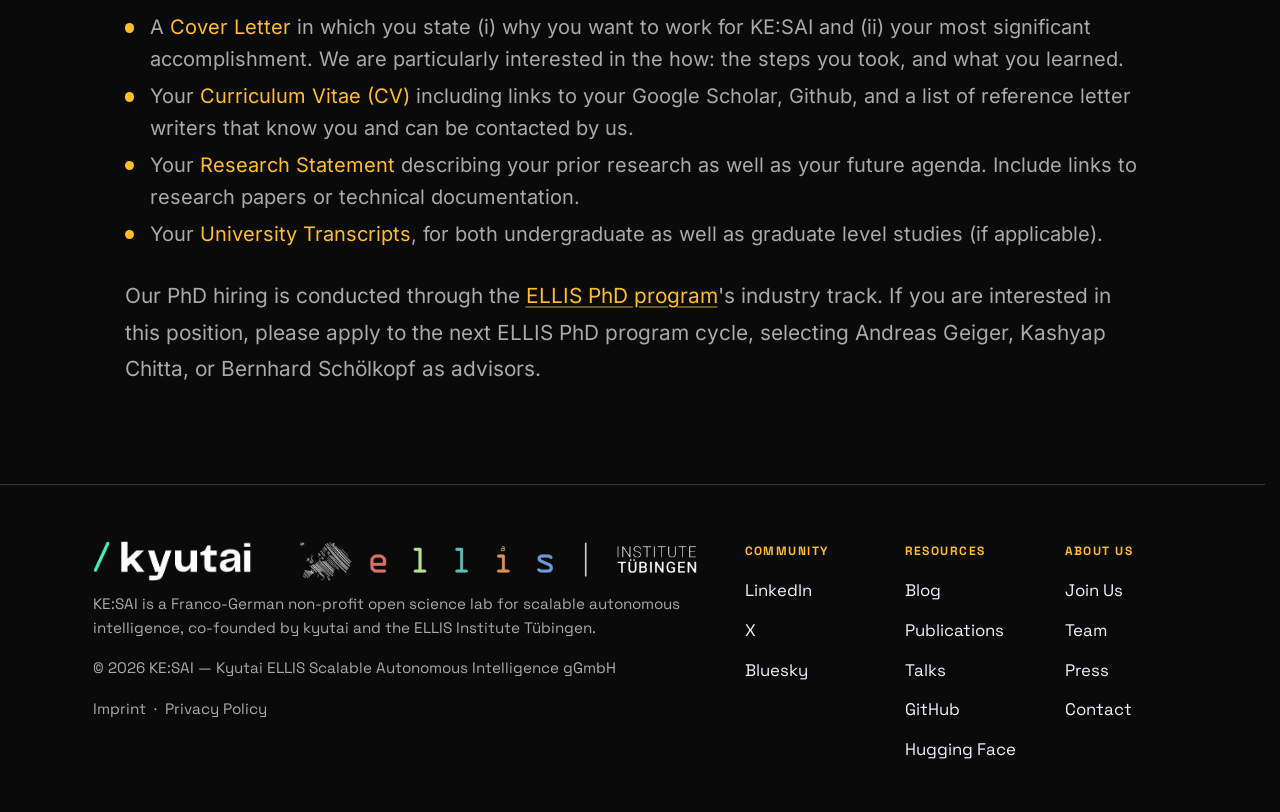
<file: join/index.html>
<!DOCTYPE html>
<html lang="en">
<head>
  <meta charset="UTF-8">
  <meta name="viewport" content="width=device-width, initial-scale=1.0">
  <title>KE:SAI — Open Positions at Our AI Research Lab</title>
  <meta name="description" content="Join KE:SAI, a Franco-German non-profit AI research lab co-located in Tübingen and Paris. Open positions for researchers in physical AI and autonomous systems.">
  <meta property="og:type"        content="website">
  <meta property="og:site_name"   content="KE:SAI">
  <meta property="og:url"         content="https://kesai.eu/join/">
  <meta property="og:title"       content="KE:SAI — Open Positions at Our AI Research Lab">
  <meta property="og:description" content="Join KE:SAI, a Franco-German non-profit AI research lab co-located in Tübingen and Paris. Open positions for researchers in physical AI and autonomous systems.">
  <meta property="og:image"       content="https://kesai.eu/assets/og-image.jpg">
  <meta name="twitter:card"       content="summary_large_image">
  <meta name="twitter:title"      content="KE:SAI — Open Positions at Our AI Research Lab">
  <meta name="twitter:description" content="Join KE:SAI, a Franco-German non-profit AI research lab co-located in Tübingen and Paris. Open positions for researchers in physical AI and autonomous systems.">
  <meta name="twitter:image"      content="https://kesai.eu/assets/og-image.jpg">
  <link rel="icon" href="/assets/favicon.ico" type="image/x-icon">  <link rel="stylesheet" href="/assets/fonts/google/fonts.css">
  <link rel="stylesheet" href="/site.css">
  <style>html{background:#0a0a0a}</style>
  <script src="/site.js" defer></script>
</head>
<body>

  <header id="site-header"></header>

  <main>
    <section class="lp-section">
      <h2 class="section-title">Join Us</h2>
      <p class="section-body">
        Our team is driven by a single mission: To advance the efficiency frontier of robust & safe physical AI through fully open and reproducible research. If you are excited about physical AI, world models and autonomy, and want to join us on this mission, apply for one of the <span class="hl">following roles:</span>
      </p>
      <div class="feature-grid feature-grid--2col">
        <article class="feature-card">
          <h3 class="feature-card-title">Technical Staff: Research Scientist</h3>
          <p class="feature-card-body">Lead original research that advances robust and safe physical AI. We are looking for someone with a strong, published research track record in a domain relevant to KE:SAI's mission who can develop a focused research agenda and publish reproducible work with open models and code. You will have the opportunity to mentor interns and PhD students. This is a permanent position.</p>
        </article>
        <article class="feature-card">
          <h3 class="feature-card-title">Technical Staff: Research Engineer</h3>
          <p class="feature-card-body">Turn promising research ideas into stable, efficient, large-scale training runs. We are looking for someone with deep experience in distributed computing who understands the full training stack, from simulation and model code down to GPU kernels. You should be able to turn careful profiling into practical improvements and diagnose difficult performance or stability failures. This is a permanent position.</p>
        </article>
        <article class="feature-card">
          <h3 class="feature-card-title">Technical Staff: Infrastructure Engineer</h3>
          <p class="feature-card-body">Build and operate the infrastructure that makes ambitious physical AI research possible. We are looking for someone with experience operating large-scale training platforms who can help maintain and grow our compute cluster that combines simulation- and training-specialized GPUs. Working closely with researchers, you will translate their needs into infrastructure that makes large-scale experimentation more efficient. This is a permanent position.</p>
        </article>
        <article class="feature-card">
          <h3 class="feature-card-title">PhD Student</h3>
          <p class="feature-card-body">Pursue a PhD at the cutting edge of world models or physical AI, supervised by world-leading researchers. We are looking for someone curious, with a strong academic foundation in a relevant technical field, who wants to develop their own ideas in a collaborative, well-resourced environment. You will pursue open long-term research problems in world models or physical AI and publish impactful and fully reproducible research. Please note that our PhD hiring is conducted through the <a href="https://ellis.eu/research/phd-postdoc/guidelines-phd-central-recruiting">ELLIS PhD program</a>'s industry track.</p>
        </article>
      </div>
    </section>

<section class="lp-section">
      <h2 class="section-title">Your Profile</h2>
      <p class="section-body">
        You have great analytical skills, are highly-motivated, curious, creative, and a good team player. You have a very good mathematical understanding, great coding skills, and prior research or engineering experience related to KE:SAI's mission. If you apply for a Technical Staff position, you have earned a PhD and authored papers at top-tier conferences in computer vision, robotics, or machine learning, or have equivalent industry experience. You are excited about KE:SAI's mission, committed to open science, and are looking to work with some of the most talented researchers in the field at the frontier of AI. <span class="hl">Is this you? Then join us on our mission!</span>
      </p>
    </section>

    <section class="lp-section">
      <h2 class="section-title">Your Application</h2>
      <p class="section-body">To apply for one of the technical staff positions, send your application package as one single pdf with maximally 10 pages to: <a href="mailto:talent@kesai.eu">talent@kesai.eu</a>. Your application ideally includes the following information in this order:</p>
      <ul class="track-record-list">
        <li>A <span class="hl">Cover Letter</span> in which you state (i) why you want to work for KE:SAI and (ii) your most significant accomplishment. We are particularly interested in the how: the steps you took, and what you learned.</li>
        <li>Your <span class="hl">Curriculum Vitae (CV)</span> including links to your Google Scholar, Github, and a list of reference letter writers that know you and can be contacted by us.</li>
        <li>Your <span class="hl">Research Statement</span> describing your prior research as well as your future agenda. Include links to research papers or technical documentation.</li>
        <li>Your <span class="hl">University Transcripts</span>, for both undergraduate as well as graduate level studies (if applicable).</li>
      </ul>
      <br>
      <p class="section-body">Our PhD hiring is conducted through the <a href="https://ellis.eu/research/phd-postdoc/guidelines-phd-central-recruiting">ELLIS PhD program</a>'s industry track. If you are interested in this position, please apply to the next ELLIS PhD program cycle, selecting Andreas Geiger, Kashyap Chitta, or Bernhard Schölkopf as advisors.</p>

    </section>
  </main>

  <footer id="site-footer"></footer>

</body>
</html>
</file>
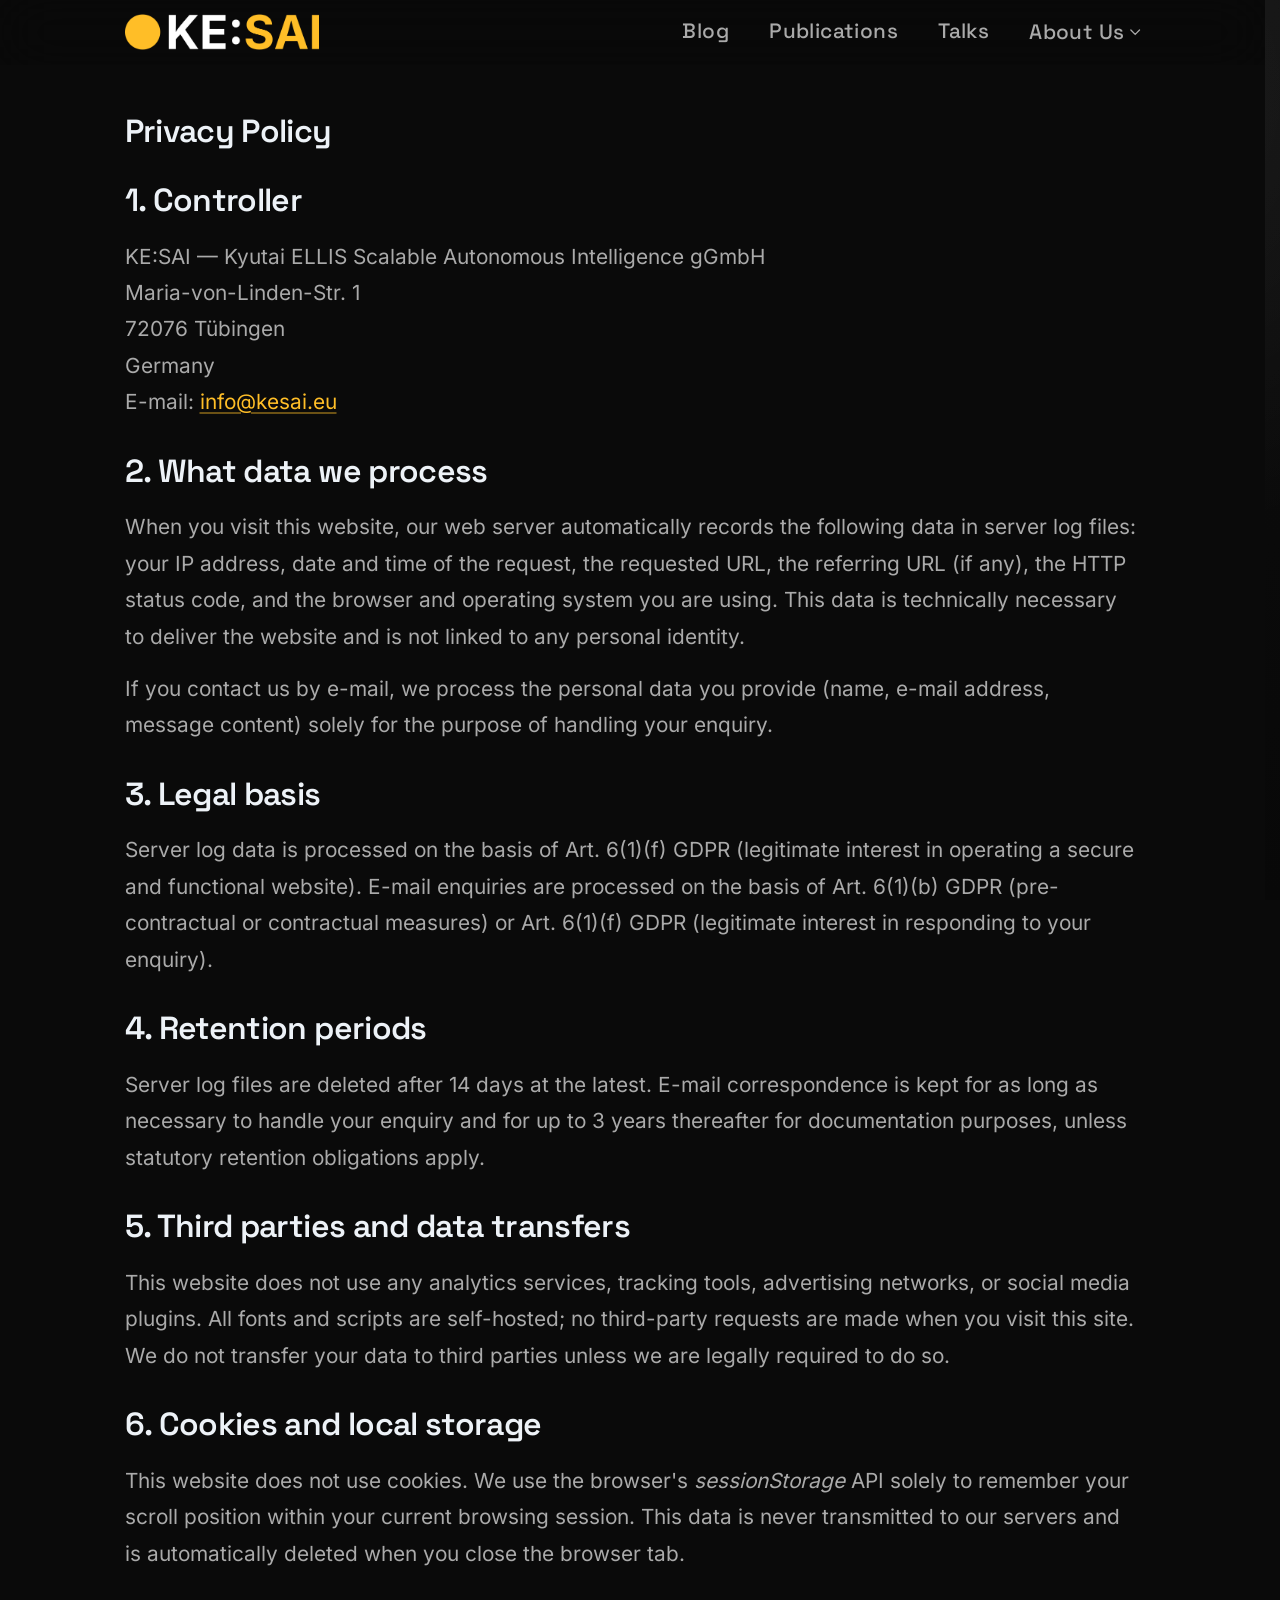
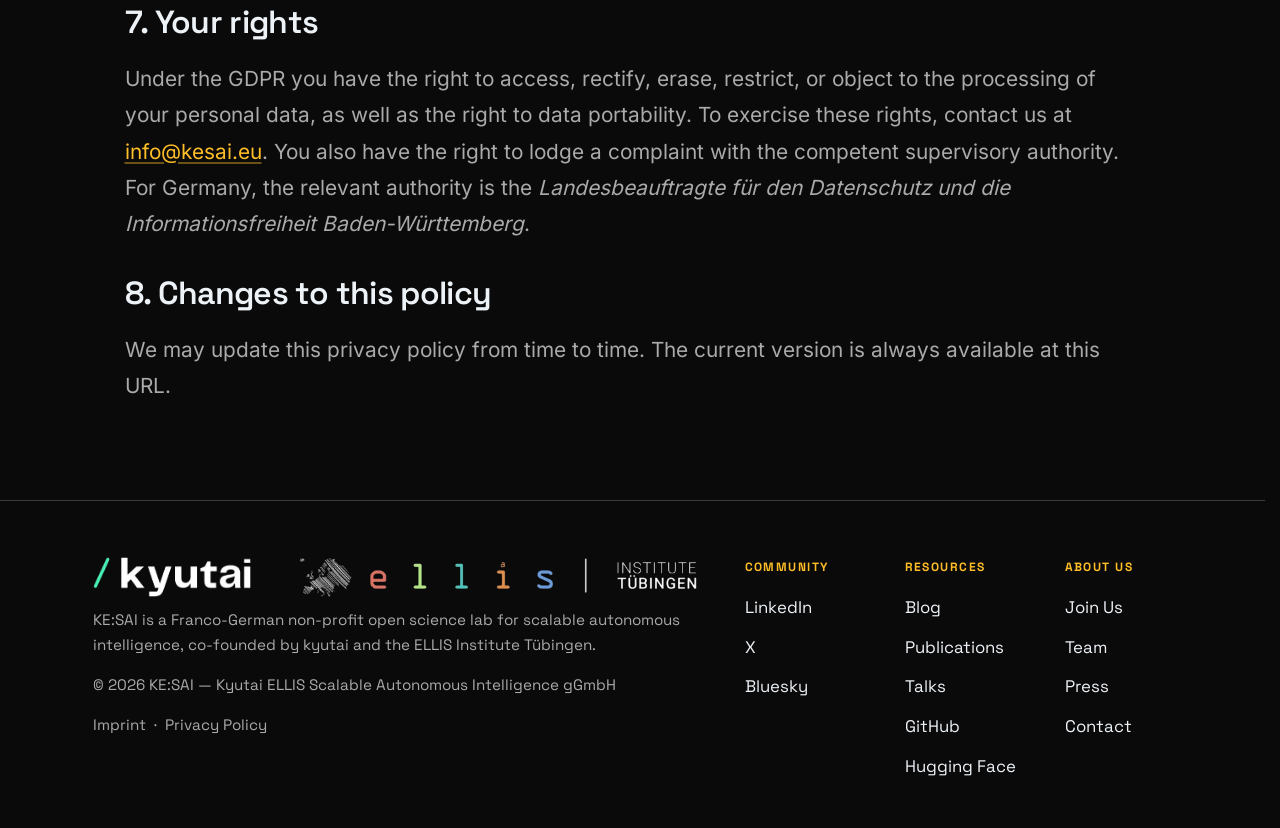
<file: privacy/index.html>
<!DOCTYPE html>
<html lang="en">
<head>
  <meta charset="UTF-8">
  <meta name="viewport" content="width=device-width, initial-scale=1.0">
  <title>Privacy Policy — KE:SAI</title>
  <link rel="icon" href="/assets/favicon.ico" type="image/x-icon">
  <link rel="stylesheet" href="/assets/fonts/google/fonts.css">
  <link rel="stylesheet" href="/site.css">
  <style>html{background:#0a0a0a}</style>
  <script src="/site.js" defer></script>
</head>
<body>

  <header id="site-header"></header>

  <main>
    <section class="lp-section">
      <h1 class="section-title">Privacy Policy</h1>

      <h2 class="section-title legal-h">1. Controller</h2>
      <p class="section-body">
        KE:SAI — Kyutai ELLIS Scalable Autonomous Intelligence gGmbH<br>
        Maria-von-Linden-Str. 1<br>
        72076 Tübingen<br>
        Germany<br>
        E-mail: <a href="mailto:info@kesai.eu">info@kesai.eu</a>
      </p>

      <h2 class="section-title legal-h">2. What data we process</h2>
      <p class="section-body">
        When you visit this website, our web server automatically records the following data in server log files: your IP address, date and time of the request, the requested URL, the referring URL (if any), the HTTP status code, and the browser and operating system you are using. This data is technically necessary to deliver the website and is not linked to any personal identity.
      </p>
      <p class="section-body" style="margin-top:1rem">
        If you contact us by e-mail, we process the personal data you provide (name, e-mail address, message content) solely for the purpose of handling your enquiry.
      </p>

      <h2 class="section-title legal-h">3. Legal basis</h2>
      <p class="section-body">
        Server log data is processed on the basis of Art. 6(1)(f) GDPR (legitimate interest in operating a secure and functional website). E-mail enquiries are processed on the basis of Art. 6(1)(b) GDPR (pre-contractual or contractual measures) or Art. 6(1)(f) GDPR (legitimate interest in responding to your enquiry).
      </p>

      <h2 class="section-title legal-h">4. Retention periods</h2>
      <p class="section-body">
        Server log files are deleted after 14 days at the latest. E-mail correspondence is kept for as long as necessary to handle your enquiry and for up to 3 years thereafter for documentation purposes, unless statutory retention obligations apply.
      </p>

      <h2 class="section-title legal-h">5. Third parties and data transfers</h2>
      <p class="section-body">
        This website does not use any analytics services, tracking tools, advertising networks, or social media plugins. All fonts and scripts are self-hosted; no third-party requests are made when you visit this site. We do not transfer your data to third parties unless we are legally required to do so.
      </p>

      <h2 class="section-title legal-h">6. Cookies and local storage</h2>
      <p class="section-body">
        This website does not use cookies. We use the browser's <em>sessionStorage</em> API solely to remember your scroll position within your current browsing session. This data is never transmitted to our servers and is automatically deleted when you close the browser tab.
      </p>

      <h2 class="section-title legal-h">7. Your rights</h2>
      <p class="section-body">
        Under the GDPR you have the right to access, rectify, erase, restrict, or object to the processing of your personal data, as well as the right to data portability. To exercise these rights, contact us at <a href="mailto:info@kesai.eu">info@kesai.eu</a>. You also have the right to lodge a complaint with the competent supervisory authority. For Germany, the relevant authority is the <em>Landesbeauftragte für den Datenschutz und die Informationsfreiheit Baden-Württemberg</em>.
      </p>

      <h2 class="section-title legal-h">8. Changes to this policy</h2>
      <p class="section-body">
        We may update this privacy policy from time to time. The current version is always available at this URL.
      </p>
    </section>
  </main>

  <footer id="site-footer"></footer>

</body>
</html>
</file>
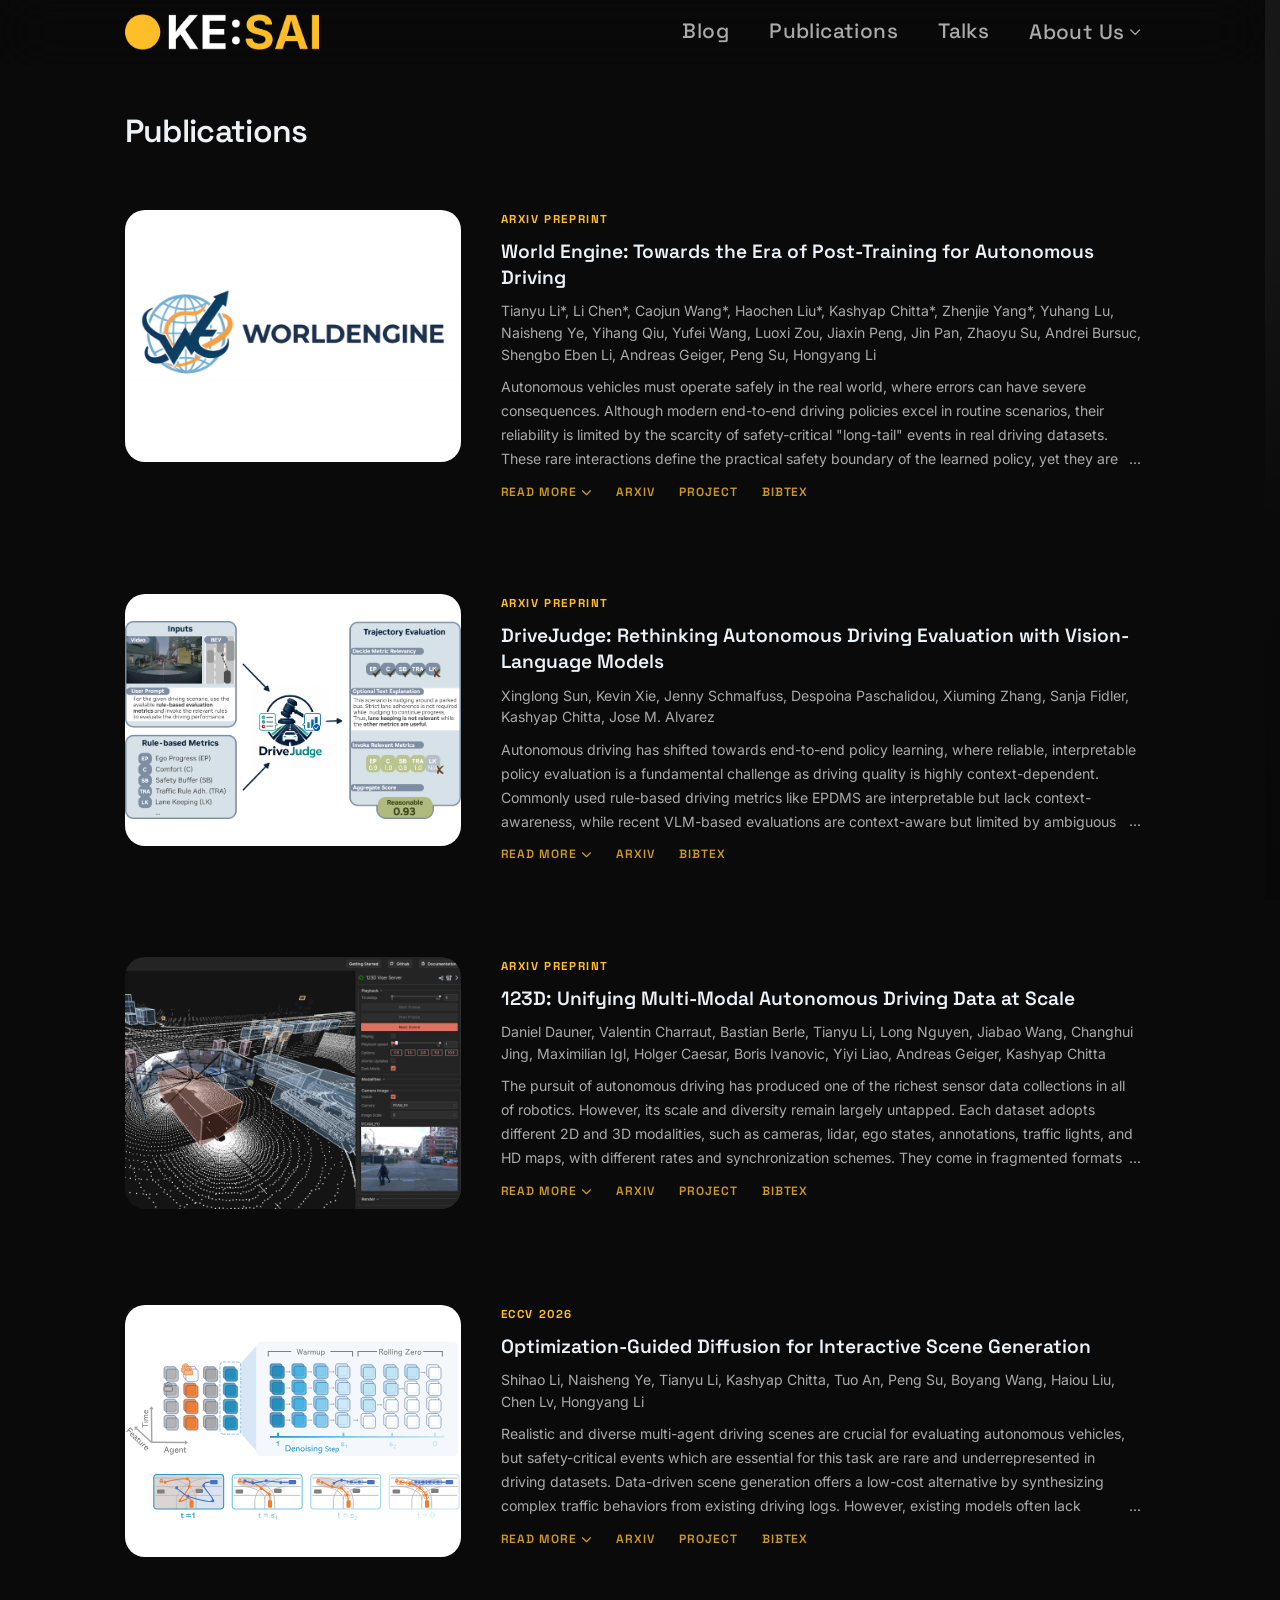
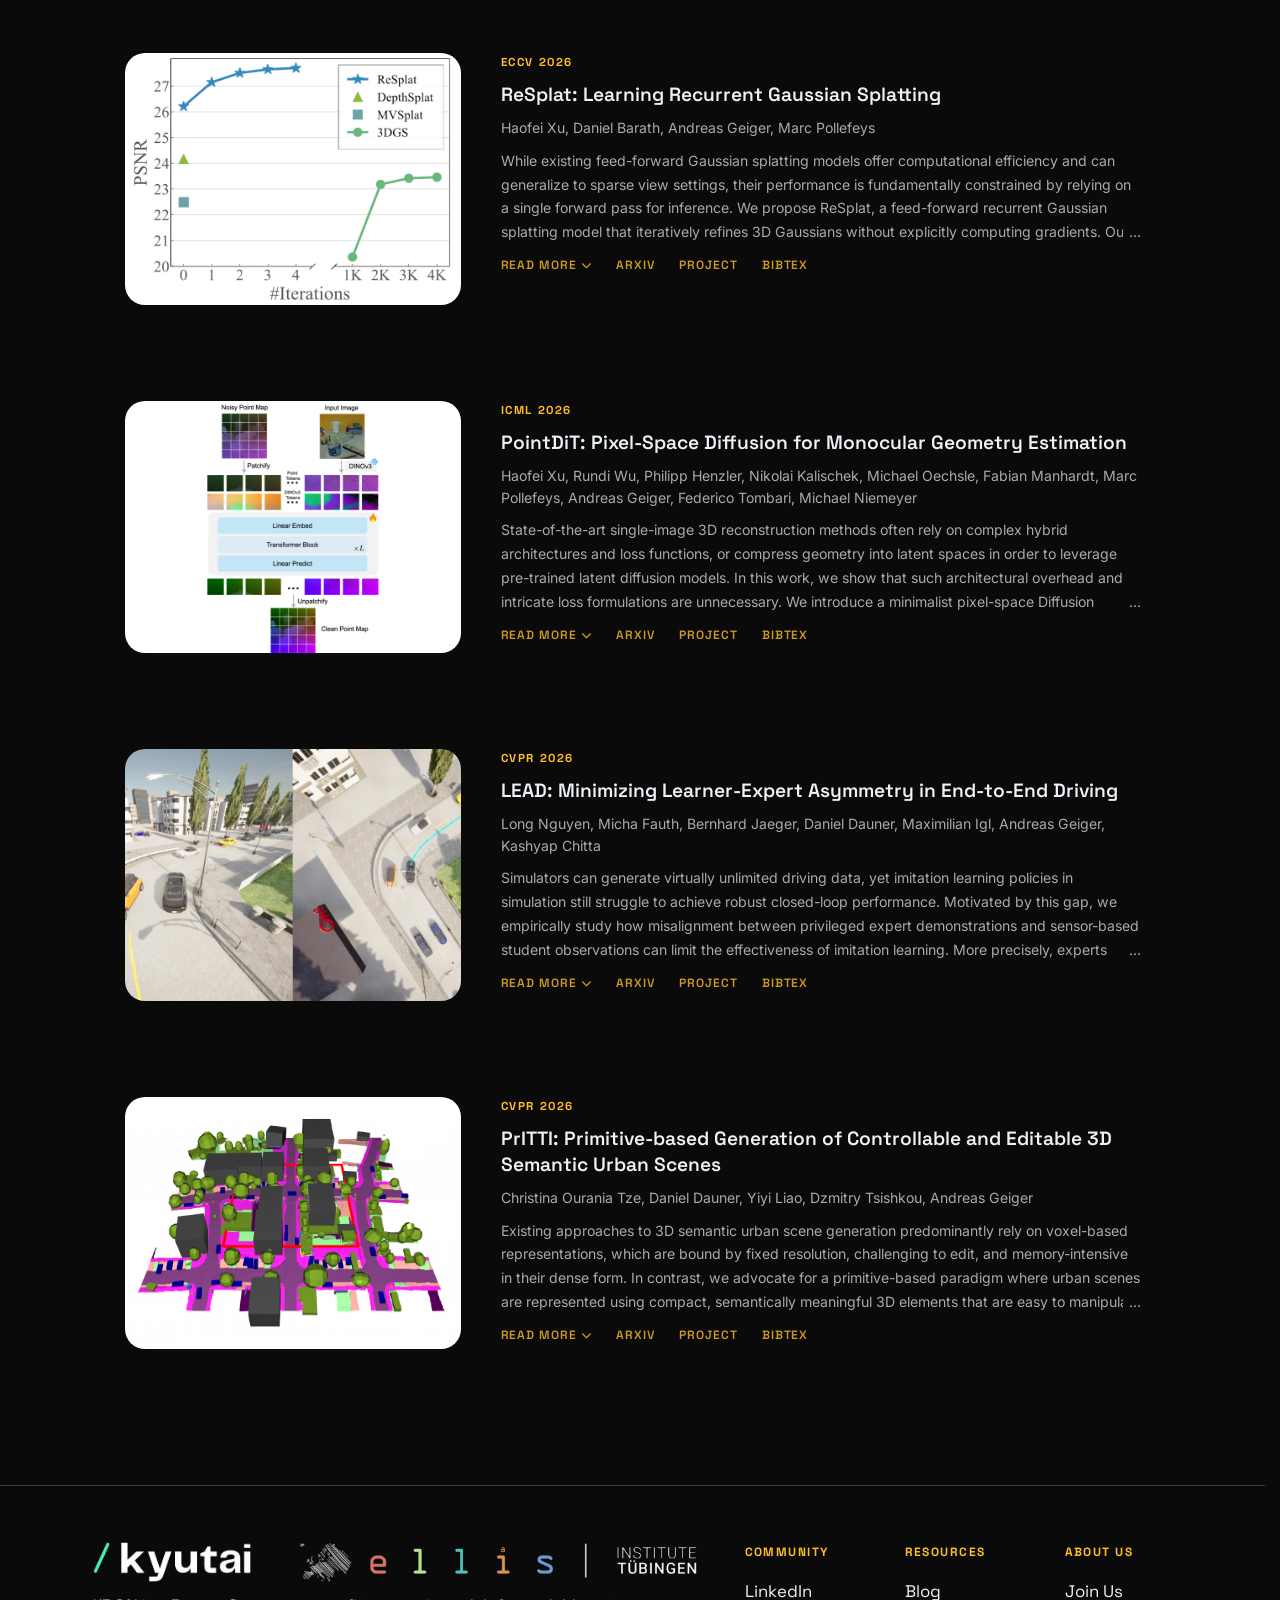
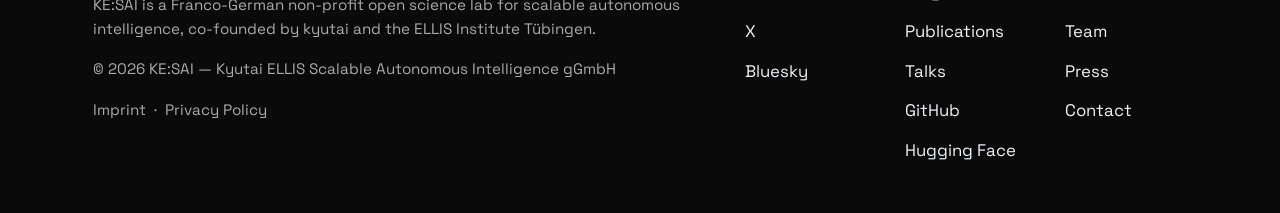
<file: publications/index.html>
<!DOCTYPE html>
<html lang="en">
<head>
  <meta charset="UTF-8">
  <meta name="viewport" content="width=device-width, initial-scale=1.0">
  <title>KE:SAI Publications — Research on Physical AI and Autonomous Driving</title>
  <meta name="description" content="Research from KE:SAI on autonomous driving, world models, Gaussian splatting, and 3D scene understanding.">
  <meta property="og:type"        content="website">
  <meta property="og:site_name"   content="KE:SAI">
  <meta property="og:url"         content="https://kesai.eu/publications/">
  <meta property="og:title"       content="KE:SAI Publications — Research on Physical AI and Autonomous Driving">
  <meta property="og:description" content="Peer-reviewed research from KE:SAI on autonomous driving, world models, Gaussian splatting, and 3D scene understanding.">
  <meta property="og:image"       content="https://kesai.eu/assets/og-image.jpg">
  <meta name="twitter:card"       content="summary_large_image">
  <meta name="twitter:title"      content="KE:SAI Publications — Research on Physical AI and Autonomous Driving">
  <meta name="twitter:description" content="Peer-reviewed research from KE:SAI on autonomous driving, world models, Gaussian splatting, and 3D scene understanding.">
  <meta name="twitter:image"      content="https://kesai.eu/assets/og-image.jpg">
  <link rel="icon" href="/assets/favicon.ico" type="image/x-icon">  <link rel="stylesheet" href="/assets/fonts/google/fonts.css">
  <link rel="stylesheet" href="/assets/fonts/fontawesome/css/solid.min.css">
  <link rel="stylesheet" href="/site.css">
  <style>html{background:#0a0a0a}</style>
  <script>document.documentElement.classList.add('pub-loading');</script>
  <script src="/site.js" defer></script>
  <script type="application/ld+json">
  {
    "@context": "https://schema.org",
    "@graph": [
      {
        "@type": "ScholarlyArticle",
        "headline": "World Engine: Towards the Era of Post-Training for Autonomous Driving",
        "url": "https://arxiv.org/abs/2606.19836",
        "image": "https://kesai.eu/assets/publications/Li2026ARXIV.jpg",
        "datePublished": "2026",
        "identifier": {"@type": "PropertyValue", "propertyID": "arxiv", "value": "2606.19836"},
        "abstract": "Autonomous vehicles must operate safely in the real world, where errors can have severe consequences. Although modern end-to-end driving policies excel in routine scenarios, their reliability is limited by the scarcity of safety-critical \"long-tail\" events in real driving datasets. These rare interactions define the practical safety boundary of the learned policy, yet they are difficult to collect at scale in the real world. Here we show that this fundamental limitation can be addressed by post-training pre-trained driving models on synthesized high-stakes interactions. We introduce World Engine, a generative framework that reconstructs high-fidelity interactive environments from real-world logs and systematically extrapolates them into realistic safety-critical variations. This paradigm enables reinforcement-based post-training to align policies with safety constraints, circumventing the physical risks inherent in real-world exploration. On a public benchmark built on nuPlan, World Engine substantially reduces failures in rare safety-critical scenarios and yields significantly larger gains than scaling pre-training data alone. Furthermore, when deployed on a production-scale autonomous driving system, the resulting policy reduces simulated collisions and demonstrates measurable improvements in on-road testing, showing that post-training on synthesized, safety-critical interactions offers a scalable and effective pathway to safer autonomous driving. The full codebase suite, including training, is released to the public.",
        "author": [
          {"@type": "Person", "name": "Tianyu Li"},
          {"@type": "Person", "name": "Li Chen"},
          {"@type": "Person", "name": "Caojun Wang"},
          {"@type": "Person", "name": "Haochen Liu"},
          {"@type": "Person", "name": "Kashyap Chitta", "url": "https://kashyap7x.github.io/"},
          {"@type": "Person", "name": "Zhenjie Yang"},
          {"@type": "Person", "name": "Yuhang Lu"},
          {"@type": "Person", "name": "Naisheng Ye"},
          {"@type": "Person", "name": "Yihang Qiu"},
          {"@type": "Person", "name": "Yufei Wang"},
          {"@type": "Person", "name": "Luoxi Zou"},
          {"@type": "Person", "name": "Jiaxin Peng"},
          {"@type": "Person", "name": "Jin Pan"},
          {"@type": "Person", "name": "Zhaoyu Su"},
          {"@type": "Person", "name": "Andrei Bursuc"},
          {"@type": "Person", "name": "Shengbo Eben Li"},
          {"@type": "Person", "name": "Andreas Geiger", "url": "https://www.cvlibs.net/"},
          {"@type": "Person", "name": "Peng Su"},
          {"@type": "Person", "name": "Hongyang Li"}
        ]
      },
      {
        "@type": "ScholarlyArticle",
        "headline": "DriveJudge: Rethinking Autonomous Driving Evaluation with Vision-Language Models",
        "url": "https://arxiv.org/abs/2606.17362",
        "image": "https://kesai.eu/assets/publications/Sun2026ARXIV.svg",
        "datePublished": "2026",
        "identifier": {"@type": "PropertyValue", "propertyID": "arxiv", "value": "2606.17362"},
        "abstract": "Autonomous driving has shifted towards end-to-end policy learning, where reliable, interpretable policy evaluation is a fundamental challenge as driving quality is highly context-dependent. Commonly used rule-based driving metrics like EPDMS are interpretable but lack context-awareness, while recent VLM-based evaluations are context-aware but limited by ambiguous VLM outputs and weak physical grounding. To evaluate driving in a manner that is both interpretable and context-aware, we introduce DriveJudge. DriveJudge is a driving evaluation agent that combines rule-grounded evaluation with Vision-Language Model (VLM) reasoning and selectively invokes physically-grounded deterministic rule functions after interpreting the environmental context. To train and evaluate DriveJudge, we curate a large-scale dataset of 33,577 challenging driving samples with human annotations on whether the driving behavior is reasonable in the given scenario. With this dataset, we address the underexplored problem of driving metric evaluation, and introduce two human-aligned benchmark tasks: Driving Quality Classification and Trajectory Preference Selection. DriveJudge outperforms EPDMS for driving quality classification by 21.23 AUC, and the recent VLM-based DriveCritic for trajectory preference selection by 6.5%, setting a new standard for interpretable and precise driving evaluation.",
        "author": [
          {"@type": "Person", "name": "Xinglong Sun"},
          {"@type": "Person", "name": "Kevin Xie"},
          {"@type": "Person", "name": "Jenny Schmalfuss"},
          {"@type": "Person", "name": "Despoina Paschalidou"},
          {"@type": "Person", "name": "Xiuming Zhang"},
          {"@type": "Person", "name": "Sanja Fidler"},
          {"@type": "Person", "name": "Kashyap Chitta", "url": "https://kashyap7x.github.io/"},
          {"@type": "Person", "name": "Jose M. Alvarez"}
        ]
      },
      {
        "@type": "ScholarlyArticle",
        "headline": "123D: Unifying Multi-Modal Autonomous Driving Data at Scale",
        "url": "https://arxiv.org/abs/2605.08084",
        "image": "https://kesai.eu/assets/publications/Dauner2026ARXIV.jpg",
        "datePublished": "2026",
        "identifier": {"@type": "PropertyValue", "propertyID": "arxiv", "value": "2605.08084"},
        "abstract": "The pursuit of autonomous driving has produced one of the richest sensor data collections in all of robotics. However, its scale and diversity remain largely untapped. Each dataset adopts different 2D and 3D modalities, such as cameras, lidar, ego states, annotations, traffic lights, and HD maps, with different rates and synchronization schemes. They come in fragmented formats requiring complex dependencies that cannot natively coexist in the same development environment. Further, major inconsistencies in annotation conventions prevent training or measuring generalization across multiple datasets. We present 123D, an open-source framework that unifies such multi-modal driving data through a single API. To handle synchronization, we store each modality as an independent timestamped event stream with no prescribed rate, enabling synchronous or asynchronous access across arbitrary datasets. Using 123D, we consolidate eight real-world driving datasets spanning 3,300 hours and 90,000 kilometers, together with a synthetic dataset with configurable collection scripts, and provide tools for data analysis and visualization. We conduct a systematic study comparing annotation statistics and assessing each dataset's pose and calibration accuracy. Further, we showcase two applications 123D enables: cross-dataset 3D object detection transfer and reinforcement learning for planning, and offer recommendations for future directions.",
        "author": [
          {"@type": "Person", "name": "Daniel Dauner", "url": "https://danieldauner.github.io/"},
          {"@type": "Person", "name": "Valentin Charraut"},
          {"@type": "Person", "name": "Bastian Berle"},
          {"@type": "Person", "name": "Tianyu Li"},
          {"@type": "Person", "name": "Long Nguyen", "url": "https://ln2697.github.io/"},
          {"@type": "Person", "name": "Jiabao Wang"},
          {"@type": "Person", "name": "Changhui Jing"},
          {"@type": "Person", "name": "Maximilian Igl"},
          {"@type": "Person", "name": "Holger Caesar"},
          {"@type": "Person", "name": "Boris Ivanovic"},
          {"@type": "Person", "name": "Yiyi Liao"},
          {"@type": "Person", "name": "Andreas Geiger", "url": "https://www.cvlibs.net/"},
          {"@type": "Person", "name": "Kashyap Chitta", "url": "https://kashyap7x.github.io/"}
        ]
      },
      {
        "@type": "ScholarlyArticle",
        "headline": "Optimization-Guided Diffusion for Interactive Scene Generation",
        "url": "https://arxiv.org/abs/2512.07661",
        "image": "https://kesai.eu/assets/publications/Li2026OMEGA.svg",
        "datePublished": "2025",
        "identifier": {"@type": "PropertyValue", "propertyID": "arxiv", "value": "2512.07661"},
        "abstract": "Realistic and diverse multi-agent driving scenes are crucial for evaluating autonomous vehicles, but safety-critical events which are essential for this task are rare and underrepresented in driving datasets. Data-driven scene generation offers a low-cost alternative by synthesizing complex traffic behaviors from existing driving logs. However, existing models often lack controllability or yield samples that violate physical or social constraints, limiting their usability. We present OMEGA, an optimization-guided, training-free framework that enforces structural consistency and interaction awareness during diffusion-based sampling from a scene generation model. OMEGA re-anchors each reverse diffusion step via constrained optimization, steering the generation towards physically plausible and behaviorally coherent trajectories. Building on this framework, we formulate ego-attacker interactions as a game-theoretic optimization in the distribution space, approximating Nash equilibria to generate realistic, safety-critical adversarial scenarios. Experiments on nuPlan and Waymo show that OMEGA improves generation realism, consistency, and controllability, increasing the ratio of physically and behaviorally valid scenes from 32.35% to 72.27% for free exploration capabilities, and from 11% to 80% for controllability-focused generation. Our approach can also generate 5x more near-collision frames with a time-to-collision under three seconds while maintaining the overall scene realism.",
        "author": [
          {"@type": "Person", "name": "Shihao Li"},
          {"@type": "Person", "name": "Naisheng Ye"},
          {"@type": "Person", "name": "Tianyu Li"},
          {"@type": "Person", "name": "Kashyap Chitta", "url": "https://kashyap7x.github.io/"},
          {"@type": "Person", "name": "Tuo An"},
          {"@type": "Person", "name": "Peng Su"},
          {"@type": "Person", "name": "Boyang Wang"},
          {"@type": "Person", "name": "Haiou Liu"},
          {"@type": "Person", "name": "Chen Lv"},
          {"@type": "Person", "name": "Hongyang Li"}
        ]
      },
      {
        "@type": "ScholarlyArticle",
        "headline": "ReSplat: Learning Recurrent Gaussian Splatting",
        "url": "https://arxiv.org/abs/2510.08575",
        "image": "https://kesai.eu/assets/publications/Xu2026ARXIV.jpg",
        "datePublished": "2025",
        "identifier": {"@type": "PropertyValue", "propertyID": "arxiv", "value": "2510.08575"},
        "abstract": "While existing feed-forward Gaussian splatting models offer computational efficiency and can generalize to sparse view settings, their performance is fundamentally constrained by relying on a single forward pass for inference. We propose ReSplat, a feed-forward recurrent Gaussian splatting model that iteratively refines 3D Gaussians without explicitly computing gradients. Our key insight is that the Gaussian splatting rendering error serves as a rich feedback signal, guiding the recurrent network to learn effective Gaussian updates. This feedback signal naturally adapts to unseen data distributions at test time, enabling robust generalization across datasets, view counts, and image resolutions. To initialize the recurrent process, we introduce a compact reconstruction model that operates in a 16x subsampled space, producing 16x fewer Gaussians than previous per-pixel Gaussian models. This substantially reduces computational overhead and allows for efficient Gaussian updates. Extensive experiments across varying number of input views (2, 8, 16, 32), resolutions (256x256 to 540x960), and datasets (DL3DV, RealEstate10K, and ACID) demonstrate that our method achieves state-of-the-art performance while significantly reducing the number of Gaussians and improving the rendering speed.",
        "author": [
          {"@type": "Person", "name": "Haofei Xu", "url": "https://haofeixu.github.io/"},
          {"@type": "Person", "name": "Daniel Barath"},
          {"@type": "Person", "name": "Andreas Geiger", "url": "https://www.cvlibs.net/"},
          {"@type": "Person", "name": "Marc Pollefeys"}
        ]
      },
      {
        "@type": "ScholarlyArticle",
        "headline": "PointDiT: Pixel-Space Diffusion for Monocular Geometry Estimation",
        "url": "https://arxiv.org/abs/2607.02515",
        "image": "https://kesai.eu/assets/publications/Xu2026ICML.png",
        "datePublished": "2026",
        "identifier": {"@type": "PropertyValue", "propertyID": "arxiv", "value": "2607.02515"},
        "abstract": "State-of-the-art single-image 3D reconstruction methods often rely on complex hybrid architectures and loss functions, or compress geometry into latent spaces in order to leverage pre-trained latent diffusion models. In this work, we show that such architectural overhead and intricate loss formulations are unnecessary. We introduce a minimalist pixel-space Diffusion Transformer, built on a plain ViT, that operates directly on raw 3D point map patches and is conditioned on image tokens from a pre-trained DINOv3. Unlike existing latent diffusion approaches, we train our diffusion backbone entirely from scratch, eliminating the need for point map tokenizers. Despite its simplicity, our approach surpasses complex latent-based diffusion models while remaining significantly simpler than hybrid alternatives. Notably, it produces sharper geometric structure and is more robust in highly ambiguous regions, such as transparent objects.",
        "author": [
          {"@type": "Person", "name": "Haofei Xu", "url": "https://haofeixu.github.io/"},
          {"@type": "Person", "name": "Rundi Wu"},
          {"@type": "Person", "name": "Philipp Henzler"},
          {"@type": "Person", "name": "Nikolai Kalischek"},
          {"@type": "Person", "name": "Michael Oechsle"},
          {"@type": "Person", "name": "Fabian Manhardt"},
          {"@type": "Person", "name": "Marc Pollefeys"},
          {"@type": "Person", "name": "Andreas Geiger", "url": "https://www.cvlibs.net/"},
          {"@type": "Person", "name": "Federico Tombari"},
          {"@type": "Person", "name": "Michael Niemeyer"}
        ]
      },
      {
        "@type": "ScholarlyArticle",
        "headline": "LEAD: Minimizing Learner-Expert Asymmetry in End-to-End Driving",
        "url": "https://arxiv.org/abs/2512.20563",
        "image": "https://kesai.eu/assets/publications/Nguyen2026CVPR.jpg",
        "datePublished": "2026",
        "identifier": {"@type": "PropertyValue", "propertyID": "arxiv", "value": "2512.20563"},
        "isPartOf": {
          "@type": "Event",
          "name": "IEEE/CVF Conference on Computer Vision and Pattern Recognition (CVPR 2026)",
          "location": {"@type": "Place", "name": "Nashville, TN, USA"}
        },
        "abstract": "Simulators can generate virtually unlimited driving data, yet imitation learning policies in simulation still struggle to achieve robust closed-loop performance. Motivated by this gap, we empirically study how misalignment between privileged expert demonstrations and sensor-based student observations can limit the effectiveness of imitation learning. More precisely, experts have significantly higher visibility (e.g., ignoring occlusions) and far lower uncertainty (e.g., knowing other vehicles' actions), making them difficult to imitate reliably. Furthermore, navigational intent (i.e., the route to follow) is under-specified in student models at test time via only a single target point. We demonstrate that these asymmetries can measurably limit driving performance in CARLA and offer practical interventions to address them. After careful modifications to narrow the gaps between expert and student, our TransFuser v6 (TFv6) student policy achieves a new state of the art on all major publicly available CARLA closed-loop benchmarks, reaching 95 DS on Bench2Drive and more than doubling prior performances on Longest6 v2 and Town13. Additionally, by integrating perception supervision from our dataset into a shared sim-to-real pipeline, we show consistent gains on the NAVSIM and Waymo Vision-Based End-to-End driving benchmarks.",
        "author": [
          {"@type": "Person", "name": "Long Nguyen", "url": "https://ln2697.github.io/"},
          {"@type": "Person", "name": "Micha Fauth"},
          {"@type": "Person", "name": "Bernhard Jaeger", "url": "https://kait0.github.io/"},
          {"@type": "Person", "name": "Daniel Dauner", "url": "https://danieldauner.github.io/"},
          {"@type": "Person", "name": "Maximilian Igl"},
          {"@type": "Person", "name": "Andreas Geiger", "url": "https://www.cvlibs.net/"},
          {"@type": "Person", "name": "Kashyap Chitta", "url": "https://kashyap7x.github.io/"}
        ]
      },
      {
        "@type": "ScholarlyArticle",
        "headline": "PrITTI: Primitive-based Generation of Controllable and Editable 3D Semantic Urban Scenes",
        "url": "https://arxiv.org/abs/2506.19117",
        "image": "https://kesai.eu/assets/publications/Tze2026CVPR.jpg",
        "datePublished": "2026",
        "identifier": {"@type": "PropertyValue", "propertyID": "arxiv", "value": "2506.19117"},
        "isPartOf": {
          "@type": "Event",
          "name": "IEEE/CVF Conference on Computer Vision and Pattern Recognition (CVPR 2026)",
          "location": {"@type": "Place", "name": "Nashville, TN, USA"}
        },
        "abstract": "Existing approaches to 3D semantic urban scene generation predominantly rely on voxel-based representations, which are bound by fixed resolution, challenging to edit, and memory-intensive in their dense form. In contrast, we advocate for a primitive-based paradigm where urban scenes are represented using compact, semantically meaningful 3D elements that are easy to manipulate and compose. To this end, we introduce PrITTI, a latent diffusion model that leverages vectorized object primitives and rasterized ground surfaces for generating diverse, controllable, and editable 3D semantic urban scenes. This hybrid representation yields a structured latent space that facilitates object- and ground-level manipulation. Experiments on KITTI-360 show that primitive-based representations unlock the full capabilities of diffusion transformers, achieving state-of-the-art 3D scene generation quality with lower memory requirements, faster inference, and greater editability than voxel-based methods. Beyond generation, PrITTI supports a range of downstream applications, including scene editing, inpainting, outpainting, and photo-realistic street-view synthesis.",
        "author": [
          {"@type": "Person", "name": "Christina Ourania Tze"},
          {"@type": "Person", "name": "Daniel Dauner", "url": "https://danieldauner.github.io/"},
          {"@type": "Person", "name": "Yiyi Liao"},
          {"@type": "Person", "name": "Dzmitry Tsishkou"},
          {"@type": "Person", "name": "Andreas Geiger", "url": "https://www.cvlibs.net/"}
        ]
      }
    ]
  }
  </script>
</head>
<body>

  <header id="site-header"></header>

  <main>
    <section class="lp-section">
      <h1 class="section-title">Publications</h1>
      <div class="pub-list">

        <article class="pub-card">

          <a href="https://arxiv.org/abs/2606.19836" target="_blank" rel="noopener" class="pub-thumb-link">
            <img src="/assets/publications/Li2026ARXIV.jpg" alt="World Engine: Towards the Era of Post-Training for Autonomous Driving" class="pub-thumb">
          </a>

          <div class="pub-body">

            <span class="pub-venue">arXiv Preprint</span>

            <a href="https://arxiv.org/abs/2606.19836" target="_blank" rel="noopener" class="pub-title">
              World Engine: Towards the Era of Post-Training for Autonomous Driving
            </a>

            <p class="pub-authors">
              Tianyu Li*, Li Chen*, Caojun Wang*, Haochen Liu*, Kashyap Chitta*, Zhenjie Yang*, Yuhang Lu, Naisheng Ye, Yihang Qiu, Yufei Wang, Luoxi Zou, Jiaxin Peng, Jin Pan, Zhaoyu Su, Andrei Bursuc, Shengbo Eben Li, Andreas Geiger, Peng Su, Hongyang Li
            </p>

            <div class="pub-abstract-wrap">
              <p class="pub-abstract">Autonomous vehicles must operate safely in the real world, where errors can have severe consequences. Although modern end-to-end driving policies excel in routine scenarios, their reliability is limited by the scarcity of safety-critical "long-tail" events in real driving datasets. These rare interactions define the practical safety boundary of the learned policy, yet they are difficult to collect at scale in the real world. Here we show that this fundamental limitation can be addressed by post-training pre-trained driving models on synthesized high-stakes interactions. We introduce World Engine, a generative framework that reconstructs high-fidelity interactive environments from real-world logs and systematically extrapolates them into realistic safety-critical variations. This paradigm enables reinforcement-based post-training to align policies with safety constraints, circumventing the physical risks inherent in real-world exploration. On a public benchmark built on nuPlan, World Engine substantially reduces failures in rare safety-critical scenarios and yields significantly larger gains than scaling pre-training data alone. Furthermore, when deployed on a production-scale autonomous driving system, the resulting policy reduces simulated collisions and demonstrates measurable improvements in on-road testing, showing that post-training on synthesized, safety-critical interactions offers a scalable and effective pathway to safer autonomous driving. The full codebase suite, including training, is released to the public.</p>
            </div>

            <div class="pub-action-row">
              <button class="pub-abstract-btn" data-action="toggle-abstract">Read more <i class="fa-solid fa-chevron-down" aria-hidden="true"></i></button>
              <a href="https://arxiv.org/abs/2606.19836" target="_blank" rel="noopener" class="pub-link-btn">arXiv</a>
              <a href="https://github.com/OpenDriveLab/WorldEngine" target="_blank" rel="noopener" class="pub-link-btn">Project</a>
              <button class="pub-abstract-btn" data-action="open-bibtex">BibTeX</button>
            </div>

            <div class="pub-bibtex-modal" role="dialog" aria-modal="true" aria-label="BibTeX">
              <div class="pub-bibtex-modal-box">
                <button class="pub-copy-btn" data-action="copy-bibtex">Copy</button>
                <pre class="pub-bibtex-code">@article{Li2026WorldEngine,
  title    = {World Engine: Towards the Era of Post-Training for Autonomous Driving},
  author   = {Tianyu Li and Li Chen and Caojun Wang and Haochen Liu and Kashyap Chitta and Zhenjie Yang and Yuhang Lu and Naisheng Ye and Yihang Qiu and Yufei Wang and Luoxi Zou and Jiaxin Peng and Jin Pan and Zhaoyu Su and Andrei Bursuc and Shengbo Eben Li and Andreas Geiger and Peng Su and Hongyang Li},
  journal  = {arXiv preprint arXiv:2606.19836},
  year     = {2026},
  abstract = {Autonomous vehicles must operate safely in the real world, where errors can have severe consequences. Although modern end-to-end driving policies excel in routine scenarios, their reliability is limited by the scarcity of safety-critical "long-tail" events in real driving datasets. These rare interactions define the practical safety boundary of the learned policy, yet they are difficult to collect at scale in the real world. Here we show that this fundamental limitation can be addressed by post-training pre-trained driving models on synthesized high-stakes interactions. We introduce World Engine, a generative framework that reconstructs high-fidelity interactive environments from real-world logs and systematically extrapolates them into realistic safety-critical variations. This paradigm enables reinforcement-based post-training to align policies with safety constraints, circumventing the physical risks inherent in real-world exploration. On a public benchmark built on nuPlan, World Engine substantially reduces failures in rare safety-critical scenarios and yields significantly larger gains than scaling pre-training data alone. Furthermore, when deployed on a production-scale autonomous driving system, the resulting policy reduces simulated collisions and demonstrates measurable improvements in on-road testing, showing that post-training on synthesized, safety-critical interactions offers a scalable and effective pathway to safer autonomous driving. The full codebase suite, including training, is released to the public.}
}</pre>
              </div>
            </div>

          </div>
        </article>


        <article class="pub-card">

          <a href="https://arxiv.org/abs/2606.17362" target="_blank" rel="noopener" class="pub-thumb-link">
            <img src="/assets/publications/Sun2026ARXIV.png" alt="DriveJudge: Rethinking Autonomous Driving Evaluation with Vision-Language Models" class="pub-thumb pub-thumb--padded">
          </a>

          <div class="pub-body">

            <span class="pub-venue">arXiv Preprint</span>

            <a href="https://arxiv.org/abs/2606.17362" target="_blank" rel="noopener" class="pub-title">
              DriveJudge: Rethinking Autonomous Driving Evaluation with Vision-Language Models
            </a>

            <p class="pub-authors">
              Xinglong Sun, Kevin Xie, Jenny Schmalfuss, Despoina Paschalidou, Xiuming Zhang, Sanja Fidler, Kashyap Chitta, Jose M. Alvarez
            </p>

            <div class="pub-abstract-wrap">
              <p class="pub-abstract">Autonomous driving has shifted towards end-to-end policy learning, where reliable, interpretable policy evaluation is a fundamental challenge as driving quality is highly context-dependent. Commonly used rule-based driving metrics like EPDMS are interpretable but lack context-awareness, while recent VLM-based evaluations are context-aware but limited by ambiguous VLM outputs and weak physical grounding. To evaluate driving in a manner that is both interpretable and context-aware, we introduce DriveJudge. DriveJudge is a driving evaluation agent that combines rule-grounded evaluation with Vision-Language Model (VLM) reasoning and selectively invokes physically-grounded deterministic rule functions after interpreting the environmental context. To train and evaluate DriveJudge, we curate a large-scale dataset of 33,577 challenging driving samples with human annotations on whether the driving behavior is reasonable in the given scenario. With this dataset, we address the underexplored problem of driving metric evaluation, and introduce two human-aligned benchmark tasks: Driving Quality Classification and Trajectory Preference Selection. DriveJudge outperforms EPDMS for driving quality classification by 21.23 AUC, and the recent VLM-based DriveCritic for trajectory preference selection by 6.5%, setting a new standard for interpretable and precise driving evaluation.</p>
            </div>

            <div class="pub-action-row">
              <button class="pub-abstract-btn" data-action="toggle-abstract">Read more <i class="fa-solid fa-chevron-down" aria-hidden="true"></i></button>
              <a href="https://arxiv.org/abs/2606.17362" target="_blank" rel="noopener" class="pub-link-btn">arXiv</a>
              <button class="pub-abstract-btn" data-action="open-bibtex">BibTeX</button>
            </div>

            <div class="pub-bibtex-modal" role="dialog" aria-modal="true" aria-label="BibTeX">
              <div class="pub-bibtex-modal-box">
                <button class="pub-copy-btn" data-action="copy-bibtex">Copy</button>
                <pre class="pub-bibtex-code">@article{Sun2026DriveJudge,
  title    = {DriveJudge: Rethinking Autonomous Driving Evaluation with Vision-Language Models},
  author   = {Xinglong Sun and Kevin Xie and Jenny Schmalfuss and Despoina Paschalidou and Xiuming Zhang and Sanja Fidler and Kashyap Chitta and Jose M. Alvarez},
  journal  = {arXiv preprint arXiv:2606.17362},
  year     = {2026},
  abstract = {Autonomous driving has shifted towards end-to-end policy learning, where reliable, interpretable policy evaluation is a fundamental challenge as driving quality is highly context-dependent. Commonly used rule-based driving metrics like EPDMS are interpretable but lack context-awareness, while recent VLM-based evaluations are context-aware but limited by ambiguous VLM outputs and weak physical grounding. To evaluate driving in a manner that is both interpretable and context-aware, we introduce DriveJudge. DriveJudge is a driving evaluation agent that combines rule-grounded evaluation with Vision-Language Model (VLM) reasoning and selectively invokes physically-grounded deterministic rule functions after interpreting the environmental context. To train and evaluate DriveJudge, we curate a large-scale dataset of 33,577 challenging driving samples with human annotations on whether the driving behavior is reasonable in the given scenario. With this dataset, we address the underexplored problem of driving metric evaluation, and introduce two human-aligned benchmark tasks: Driving Quality Classification and Trajectory Preference Selection. DriveJudge outperforms EPDMS for driving quality classification by 21.23 AUC, and the recent VLM-based DriveCritic for trajectory preference selection by 6.5%, setting a new standard for interpretable and precise driving evaluation.}
}</pre>
              </div>
            </div>

          </div>
        </article>


        <article class="pub-card">

          <a href="https://arxiv.org/abs/2605.08084" target="_blank" rel="noopener" class="pub-thumb-link">
            <img src="/assets/publications/Dauner2026ARXIV.jpg" alt="123D: Unifying Multi-Modal Autonomous Driving Data at Scale" class="pub-thumb">
          </a>

          <div class="pub-body">

            <span class="pub-venue">arXiv Preprint</span>

            <a href="https://arxiv.org/abs/2605.08084" target="_blank" rel="noopener" class="pub-title">
              123D: Unifying Multi-Modal Autonomous Driving Data at Scale
            </a>

            <p class="pub-authors">
              Daniel Dauner, Valentin Charraut, Bastian Berle, Tianyu Li, Long Nguyen, Jiabao Wang, Changhui Jing, Maximilian Igl, Holger Caesar, Boris Ivanovic, Yiyi Liao, Andreas Geiger, Kashyap Chitta
            </p>

            <div class="pub-abstract-wrap">
              <p class="pub-abstract">The pursuit of autonomous driving has produced one of the richest sensor data collections in all of robotics. However, its scale and diversity remain largely untapped. Each dataset adopts different 2D and 3D modalities, such as cameras, lidar, ego states, annotations, traffic lights, and HD maps, with different rates and synchronization schemes. They come in fragmented formats requiring complex dependencies that cannot natively coexist in the same development environment. Further, major inconsistencies in annotation conventions prevent training or measuring generalization across multiple datasets. We present 123D, an open-source framework that unifies such multi-modal driving data through a single API. To handle synchronization, we store each modality as an independent timestamped event stream with no prescribed rate, enabling synchronous or asynchronous access across arbitrary datasets. Using 123D, we consolidate eight real-world driving datasets spanning 3,300 hours and 90,000 kilometers, together with a synthetic dataset with configurable collection scripts, and provide tools for data analysis and visualization. We conduct a systematic study comparing annotation statistics and assessing each dataset's pose and calibration accuracy. Further, we showcase two applications 123D enables: cross-dataset 3D object detection transfer and reinforcement learning for planning, and offer recommendations for future directions.</p>
            </div>

            <div class="pub-action-row">
              <button class="pub-abstract-btn" data-action="toggle-abstract">Read more <i class="fa-solid fa-chevron-down" aria-hidden="true"></i></button>
              <a href="https://arxiv.org/abs/2605.08084" target="_blank" rel="noopener" class="pub-link-btn">arXiv</a>
              <a href="https://github.com/kesai-labs/py123d" target="_blank" rel="noopener" class="pub-link-btn">Project</a>
              <button class="pub-abstract-btn" data-action="open-bibtex">BibTeX</button>
            </div>

            <div class="pub-bibtex-modal" role="dialog" aria-modal="true" aria-label="BibTeX">
              <div class="pub-bibtex-modal-box">
                <button class="pub-copy-btn" data-action="copy-bibtex">Copy</button>
                <pre class="pub-bibtex-code">@article{Dauner202612D,
  title    = {123D: Unifying Multi-Modal Autonomous Driving Data at Scale},
  author   = {Daniel Dauner and Valentin Charraut and Bastian Berle and Tianyu Li and Long Nguyen and Jiabao Wang and Changhui Jing and Maximilian Igl and Holger Caesar and Boris Ivanovic and Yiyi Liao and Andreas Geiger and Kashyap Chitta},
  journal  = {arXiv preprint arXiv:2605.08084},
  year     = {2026},
  abstract = {The pursuit of autonomous driving has produced one of the richest sensor data collections in all of robotics. However, its scale and diversity remain largely untapped. Each dataset adopts different 2D and 3D modalities, such as cameras, lidar, ego states, annotations, traffic lights, and HD maps, with different rates and synchronization schemes. They come in fragmented formats requiring complex dependencies that cannot natively coexist in the same development environment. Further, major inconsistencies in annotation conventions prevent training or measuring generalization across multiple datasets. We present 123D, an open-source framework that unifies such multi-modal driving data through a single API. To handle synchronization, we store each modality as an independent timestamped event stream with no prescribed rate, enabling synchronous or asynchronous access across arbitrary datasets. Using 123D, we consolidate eight real-world driving datasets spanning 3,300 hours and 90,000 kilometers, together with a synthetic dataset with configurable collection scripts, and provide tools for data analysis and visualization. We conduct a systematic study comparing annotation statistics and assessing each dataset's pose and calibration accuracy. Further, we showcase two applications 123D enables: cross-dataset 3D object detection transfer and reinforcement learning for planning, and offer recommendations for future directions.}
}</pre>
              </div>
            </div>

          </div>
        </article>
        <article class="pub-card">

          <a href="https://arxiv.org/abs/2512.07661" target="_blank" rel="noopener" class="pub-thumb-link">
            <img src="/assets/publications/Li2026OMEGA.svg" alt="Optimization-Guided Diffusion for Interactive Scene Generation" class="pub-thumb pub-thumb--padded">
          </a>

          <div class="pub-body">

            <span class="pub-venue">ECCV 2026</span>

            <a href="https://arxiv.org/abs/2512.07661" target="_blank" rel="noopener" class="pub-title">
              Optimization-Guided Diffusion for Interactive Scene Generation
            </a>

            <p class="pub-authors">
              Shihao Li, Naisheng Ye, Tianyu Li, Kashyap Chitta, Tuo An, Peng Su, Boyang Wang, Haiou Liu, Chen Lv, Hongyang Li
            </p>

            <div class="pub-abstract-wrap">
              <p class="pub-abstract">Realistic and diverse multi-agent driving scenes are crucial for evaluating autonomous vehicles, but safety-critical events which are essential for this task are rare and underrepresented in driving datasets. Data-driven scene generation offers a low-cost alternative by synthesizing complex traffic behaviors from existing driving logs. However, existing models often lack controllability or yield samples that violate physical or social constraints, limiting their usability. We present OMEGA, an optimization-guided, training-free framework that enforces structural consistency and interaction awareness during diffusion-based sampling from a scene generation model. OMEGA re-anchors each reverse diffusion step via constrained optimization, steering the generation towards physically plausible and behaviorally coherent trajectories. Building on this framework, we formulate ego-attacker interactions as a game-theoretic optimization in the distribution space, approximating Nash equilibria to generate realistic, safety-critical adversarial scenarios. Experiments on nuPlan and Waymo show that OMEGA improves generation realism, consistency, and controllability, increasing the ratio of physically and behaviorally valid scenes from 32.35% to 72.27% for free exploration capabilities, and from 11% to 80% for controllability-focused generation. Our approach can also generate 5&times; more near-collision frames with a time-to-collision under three seconds while maintaining the overall scene realism.</p>
            </div>

            <div class="pub-action-row">
              <button class="pub-abstract-btn" data-action="toggle-abstract">Read more <i class="fa-solid fa-chevron-down" aria-hidden="true"></i></button>
              <a href="https://arxiv.org/abs/2512.07661" target="_blank" rel="noopener" class="pub-link-btn">arXiv</a>
              <a href="https://opendrivelab.com/OMEGA/" target="_blank" rel="noopener" class="pub-link-btn">Project</a>
              <button class="pub-abstract-btn" data-action="open-bibtex">BibTeX</button>
            </div>

            <div class="pub-bibtex-modal" role="dialog" aria-modal="true" aria-label="BibTeX">
              <div class="pub-bibtex-modal-box">
                <button class="pub-copy-btn" data-action="copy-bibtex">Copy</button>
                <pre class="pub-bibtex-code">@article{Li2025OptimizationGuidedDiffusion,
  title    = {Optimization-Guided Diffusion for Interactive Scene Generation},
  author   = {Shihao Li and Naisheng Ye and Tianyu Li and Kashyap Chitta and Tuo An and Peng Su and Boyang Wang and Haiou Liu and Chen Lv and Hongyang Li},
  journal  = {arXiv preprint arXiv:2512.07661},
  year     = {2025},
  abstract = {Realistic and diverse multi-agent driving scenes are crucial for evaluating autonomous vehicles, but safety-critical events which are essential for this task are rare and underrepresented in driving datasets. Data-driven scene generation offers a low-cost alternative by synthesizing complex traffic behaviors from existing driving logs. However, existing models often lack controllability or yield samples that violate physical or social constraints, limiting their usability. We present OMEGA, an optimization-guided, training-free framework that enforces structural consistency and interaction awareness during diffusion-based sampling from a scene generation model. OMEGA re-anchors each reverse diffusion step via constrained optimization, steering the generation towards physically plausible and behaviorally coherent trajectories. Building on this framework, we formulate ego-attacker interactions as a game-theoretic optimization in the distribution space, approximating Nash equilibria to generate realistic, safety-critical adversarial scenarios. Experiments on nuPlan and Waymo show that OMEGA improves generation realism, consistency, and controllability, increasing the ratio of physically and behaviorally valid scenes from 32.35% to 72.27% for free exploration capabilities, and from 11% to 80% for controllability-focused generation. Our approach can also generate 5x more near-collision frames with a time-to-collision under three seconds while maintaining the overall scene realism.}
}</pre>
              </div>
            </div>

          </div>
        </article>
        <article class="pub-card">

          <a href="https://arxiv.org/abs/2510.08575" target="_blank" rel="noopener" class="pub-thumb-link">
            <img src="/assets/publications/Xu2026ARXIV.jpg" alt="ReSplat: Learning Recurrent Gaussian Splatting" class="pub-thumb">
          </a>

          <div class="pub-body">

            <span class="pub-venue">ECCV 2026</span>

            <a href="https://arxiv.org/abs/2510.08575" target="_blank" rel="noopener" class="pub-title">
              ReSplat: Learning Recurrent Gaussian Splatting
            </a>

            <p class="pub-authors">
              Haofei Xu, Daniel Barath, Andreas Geiger, Marc Pollefeys
            </p>

            <div class="pub-abstract-wrap">
              <p class="pub-abstract">While existing feed-forward Gaussian splatting models offer computational efficiency and can generalize to sparse view settings, their performance is fundamentally constrained by relying on a single forward pass for inference. We propose ReSplat, a feed-forward recurrent Gaussian splatting model that iteratively refines 3D Gaussians without explicitly computing gradients. Our key insight is that the Gaussian splatting rendering error serves as a rich feedback signal, guiding the recurrent network to learn effective Gaussian updates. This feedback signal naturally adapts to unseen data distributions at test time, enabling robust generalization across datasets, view counts, and image resolutions. To initialize the recurrent process, we introduce a compact reconstruction model that operates in a 16&times; subsampled space, producing 16&times; fewer Gaussians than previous per-pixel Gaussian models. This substantially reduces computational overhead and allows for efficient Gaussian updates. Extensive experiments across varying number of input views (2, 8, 16, 32), resolutions (256&times;256 to 540&times;960), and datasets (DL3DV, RealEstate10K, and ACID) demonstrate that our method achieves state-of-the-art performance while significantly reducing the number of Gaussians and improving the rendering speed.</p>
            </div>

            <div class="pub-action-row">
              <button class="pub-abstract-btn" data-action="toggle-abstract">Read more <i class="fa-solid fa-chevron-down" aria-hidden="true"></i></button>
              <a href="https://arxiv.org/abs/2510.08575" target="_blank" rel="noopener" class="pub-link-btn">arXiv</a>
              <a href="https://haofeixu.github.io/resplat/" target="_blank" rel="noopener" class="pub-link-btn">Project</a>
              <button class="pub-abstract-btn" data-action="open-bibtex">BibTeX</button>
            </div>

            <div class="pub-bibtex-modal" role="dialog" aria-modal="true" aria-label="BibTeX">
              <div class="pub-bibtex-modal-box">
                <button class="pub-copy-btn" data-action="copy-bibtex">Copy</button>
                <pre class="pub-bibtex-code">@article{Xu2025ReSplat,
  title    = {ReSplat: Learning Recurrent Gaussian Splatting},
  author   = {Haofei Xu and Daniel Barath and Andreas Geiger and Marc Pollefeys},
  journal  = {arXiv preprint arXiv:2510.08575},
  year     = {2025},
  abstract = {While existing feed-forward Gaussian splatting models offer computational efficiency and can generalize to sparse view settings, their performance is fundamentally constrained by relying on a single forward pass for inference. We propose ReSplat, a feed-forward recurrent Gaussian splatting model that iteratively refines 3D Gaussians without explicitly computing gradients. Our key insight is that the Gaussian splatting rendering error serves as a rich feedback signal, guiding the recurrent network to learn effective Gaussian updates. This feedback signal naturally adapts to unseen data distributions at test time, enabling robust generalization across datasets, view counts, and image resolutions. To initialize the recurrent process, we introduce a compact reconstruction model that operates in a 16x subsampled space, producing 16x fewer Gaussians than previous per-pixel Gaussian models. This substantially reduces computational overhead and allows for efficient Gaussian updates. Extensive experiments across varying number of input views (2, 8, 16, 32), resolutions (256x256 to 540x960), and datasets (DL3DV, RealEstate10K, and ACID) demonstrate that our method achieves state-of-the-art performance while significantly reducing the number of Gaussians and improving the rendering speed.}
}</pre>
              </div>
            </div>

          </div>
        </article>
        <article class="pub-card">

          <a href="https://arxiv.org/abs/2607.02515" target="_blank" rel="noopener" class="pub-thumb-link">
            <img src="/assets/publications/Xu2026ICML.png" alt="PointDiT: Pixel-Space Diffusion for Monocular Geometry Estimation" class="pub-thumb">
          </a>

          <div class="pub-body">

            <span class="pub-venue">ICML 2026</span>

            <a href="https://arxiv.org/abs/2607.02515" target="_blank" rel="noopener" class="pub-title">
              PointDiT: Pixel-Space Diffusion for Monocular Geometry Estimation
            </a>

            <p class="pub-authors">
              Haofei Xu, Rundi Wu, Philipp Henzler, Nikolai Kalischek, Michael Oechsle, Fabian Manhardt, Marc Pollefeys, Andreas Geiger, Federico Tombari, Michael Niemeyer
            </p>

            <div class="pub-abstract-wrap">
              <p class="pub-abstract">State-of-the-art single-image 3D reconstruction methods often rely on complex hybrid architectures and loss functions, or compress geometry into latent spaces in order to leverage pre-trained latent diffusion models. In this work, we show that such architectural overhead and intricate loss formulations are unnecessary. We introduce a minimalist pixel-space Diffusion Transformer, built on a plain ViT, that operates directly on raw 3D point map patches and is conditioned on image tokens from a pre-trained DINOv3. Unlike existing latent diffusion approaches, we train our diffusion backbone entirely from scratch, eliminating the need for point map tokenizers. Despite its simplicity, our approach surpasses complex latent-based diffusion models while remaining significantly simpler than hybrid alternatives. Notably, it produces sharper geometric structure and is more robust in highly ambiguous regions, such as transparent objects.</p>
            </div>

            <div class="pub-action-row">
              <button class="pub-abstract-btn" data-action="toggle-abstract">Read more <i class="fa-solid fa-chevron-down" aria-hidden="true"></i></button>
              <a href="https://arxiv.org/abs/2607.02515" target="_blank" rel="noopener" class="pub-link-btn">arXiv</a>
              <a href="https://haofeixu.github.io/pointdit/" target="_blank" rel="noopener" class="pub-link-btn">Project</a>
              <button class="pub-abstract-btn" data-action="open-bibtex">BibTeX</button>
            </div>

            <div class="pub-bibtex-modal" role="dialog" aria-modal="true" aria-label="BibTeX">
              <div class="pub-bibtex-modal-box">
                <button class="pub-copy-btn" data-action="copy-bibtex">Copy</button>
                <pre class="pub-bibtex-code">@article{Xu2026PointDiT,
  title    = {PointDiT: Pixel-Space Diffusion for Monocular Geometry Estimation},
  author   = {Haofei Xu and Rundi Wu and Philipp Henzler and Nikolai Kalischek and Michael Oechsle and Fabian Manhardt and Marc Pollefeys and Andreas Geiger and Federico Tombari and Michael Niemeyer},
  journal  = {arXiv preprint arXiv:2607.02515},
  year     = {2026},
  abstract = {State-of-the-art single-image 3D reconstruction methods often rely on complex hybrid architectures and loss functions, or compress geometry into latent spaces in order to leverage pre-trained latent diffusion models. In this work, we show that such architectural overhead and intricate loss formulations are unnecessary. We introduce a minimalist pixel-space Diffusion Transformer, built on a plain ViT, that operates directly on raw 3D point map patches and is conditioned on image tokens from a pre-trained DINOv3. Unlike existing latent diffusion approaches, we train our diffusion backbone entirely from scratch, eliminating the need for point map tokenizers. Despite its simplicity, our approach surpasses complex latent-based diffusion models while remaining significantly simpler than hybrid alternatives. Notably, it produces sharper geometric structure and is more robust in highly ambiguous regions, such as transparent objects.}
}</pre>
              </div>
            </div>

          </div>
        </article>
        <article class="pub-card">

          <a href="https://arxiv.org/abs/2512.20563" target="_blank" rel="noopener" class="pub-thumb-link">
            <img src="/assets/publications/Nguyen2026CVPR.jpg" alt="LEAD: Minimizing Learner-Expert Asymmetry in End-to-End Driving" class="pub-thumb">
          </a>

          <div class="pub-body">

            <span class="pub-venue">CVPR 2026</span>

            <a href="https://arxiv.org/abs/2512.20563" target="_blank" rel="noopener" class="pub-title">
              LEAD: Minimizing Learner-Expert Asymmetry in End-to-End Driving
            </a>

            <p class="pub-authors">
              Long Nguyen, Micha Fauth, Bernhard Jaeger, Daniel Dauner, Maximilian Igl, Andreas Geiger, Kashyap Chitta
            </p>

            <div class="pub-abstract-wrap">
              <p class="pub-abstract">Simulators can generate virtually unlimited driving data, yet imitation learning policies in simulation still struggle to achieve robust closed-loop performance. Motivated by this gap, we empirically study how misalignment between privileged expert demonstrations and sensor-based student observations can limit the effectiveness of imitation learning. More precisely, experts have significantly higher visibility (e.g., ignoring occlusions) and far lower uncertainty (e.g., knowing other vehicles' actions), making them difficult to imitate reliably. Furthermore, navigational intent (i.e., the route to follow) is under-specified in student models at test time via only a single target point. We demonstrate that these asymmetries can measurably limit driving performance in CARLA and offer practical interventions to address them. After careful modifications to narrow the gaps between expert and student, our TransFuser v6 (TFv6) student policy achieves a new state of the art on all major publicly available CARLA closed-loop benchmarks, reaching 95 DS on Bench2Drive and more than doubling prior performances on Longest6~v2 and Town13. Additionally, by integrating perception supervision from our dataset into a shared sim-to-real pipeline, we show consistent gains on the NAVSIM and Waymo Vision-Based End-to-End driving benchmarks.</p>
            </div>

            <div class="pub-action-row">
              <button class="pub-abstract-btn" data-action="toggle-abstract">Read more <i class="fa-solid fa-chevron-down" aria-hidden="true"></i></button>
              <a href="https://arxiv.org/abs/2512.20563" target="_blank" rel="noopener" class="pub-link-btn">arXiv</a>
              <a href="https://ln2697.github.io/lead/" target="_blank" rel="noopener" class="pub-link-btn">Project</a>
              <button class="pub-abstract-btn" data-action="open-bibtex">BibTeX</button>
            </div>

            <div class="pub-bibtex-modal" role="dialog" aria-modal="true" aria-label="BibTeX">
              <div class="pub-bibtex-modal-box">
                <button class="pub-copy-btn" data-action="copy-bibtex">Copy</button>
                <pre class="pub-bibtex-code">@inproceedings{Nguyen2026CVPR,
  title     = {LEAD: Minimizing Learner-Expert Asymmetry in End-to-End Driving},
  author    = {Long Nguyen and Micha Fauth and Bernhard Jaeger and Daniel Dauner and Maximilian Igl and Andreas Geiger and Kashyap Chitta},
  booktitle = {Proceedings of the IEEE/CVF Conference on Computer Vision and Pattern Recognition (CVPR)},
  venue     = {Nashville, TN, USA},
  year      = {2026},
  abstract  = {Simulators can generate virtually unlimited driving data, yet imitation learning policies in simulation still struggle to achieve robust closed-loop performance. Motivated by this gap, we empirically study how misalignment between privileged expert demonstrations and sensor-based student observations can limit the effectiveness of imitation learning. More precisely, experts have significantly higher visibility (e.g., ignoring occlusions) and far lower uncertainty (e.g., knowing other vehicles' actions), making them difficult to imitate reliably. Furthermore, navigational intent (i.e., the route to follow) is under-specified in student models at test time via only a single target point. We demonstrate that these asymmetries can measurably limit driving performance in CARLA and offer practical interventions to address them. After careful modifications to narrow the gaps between expert and student, our TransFuser v6 (TFv6) student policy achieves a new state of the art on all major publicly available CARLA closed-loop benchmarks, reaching 95 DS on Bench2Drive and more than doubling prior performances on Longest6~v2 and Town13. Additionally, by integrating perception supervision from our dataset into a shared sim-to-real pipeline, we show consistent gains on the NAVSIM and Waymo Vision-Based End-to-End driving benchmarks.}
}</pre>
              </div>
            </div>

          </div>
        </article>
        <article class="pub-card">

          <a href="https://arxiv.org/abs/2506.19117" target="_blank" rel="noopener" class="pub-thumb-link">
            <img src="/assets/publications/Tze2026CVPR.jpg" alt="PrITTI: 3D urban scene generation using primitive-based representation" class="pub-thumb">
          </a>

          <div class="pub-body">

            <span class="pub-venue">CVPR 2026</span>

            <a href="https://arxiv.org/abs/2506.19117" target="_blank" rel="noopener" class="pub-title">
              PrITTI: Primitive-based Generation of Controllable and Editable 3D Semantic Urban Scenes
            </a>

            <p class="pub-authors">
              Christina Ourania Tze, Daniel Dauner, Yiyi Liao, Dzmitry Tsishkou, Andreas Geiger
            </p>

            <div class="pub-abstract-wrap">
              <p class="pub-abstract">Existing approaches to 3D semantic urban scene generation predominantly rely on voxel-based representations, which are bound by fixed resolution, challenging to edit, and memory-intensive in their dense form. In contrast, we advocate for a primitive-based paradigm where urban scenes are represented using compact, semantically meaningful 3D elements that are easy to manipulate and compose. To this end, we introduce PrITTI, a latent diffusion model that leverages vectorized object primitives and rasterized ground surfaces for generating diverse, controllable, and editable 3D semantic urban scenes. This hybrid representation yields a structured latent space that facilitates object- and ground-level manipulation. Experiments on KITTI-360 show that primitive-based representations unlock the full capabilities of diffusion transformers, achieving state-of-the-art 3D scene generation quality with lower memory requirements, faster inference, and greater editability than voxel-based methods. Beyond generation, PrITTI supports a range of downstream applications, including scene editing, inpainting, outpainting, and photo-realistic street-view synthesis.</p>
            </div>

            <div class="pub-action-row">
              <button class="pub-abstract-btn" data-action="toggle-abstract">Read more <i class="fa-solid fa-chevron-down" aria-hidden="true"></i></button>
              <a href="https://arxiv.org/abs/2506.19117" target="_blank" rel="noopener" class="pub-link-btn">arXiv</a>
              <a href="https://raniatze.github.io/pritti/" target="_blank" rel="noopener" class="pub-link-btn">Project</a>
              <button class="pub-abstract-btn" data-action="open-bibtex">BibTeX</button>
            </div>

            <div class="pub-bibtex-modal" role="dialog" aria-modal="true" aria-label="BibTeX">
              <div class="pub-bibtex-modal-box">
                <button class="pub-copy-btn" data-action="copy-bibtex">Copy</button>
                <pre class="pub-bibtex-code">@inproceedings{Tze2026CVPR,
  title     = {PrITTI: Primitive-based Generation of Controllable and Editable 3D Semantic Urban Scenes},
  author    = {Christina Ourania Tze and Daniel Dauner and Yiyi Liao and Dzmitry Tsishkou and Andreas Geiger},
  booktitle = {Proceedings of the IEEE/CVF Conference on Computer Vision and Pattern Recognition (CVPR)},
  venue     = {Nashville, TN, USA},
  year      = {2026},
  abstract  = {Existing approaches to 3D semantic urban scene generation predominantly rely on voxel-based representations, which are bound by fixed resolution, challenging to edit, and memory-intensive in their dense form. In contrast, we advocate for a primitive-based paradigm where urban scenes are represented using compact, semantically meaningful 3D elements that are easy to manipulate and compose. To this end, we introduce PrITTI, a latent diffusion model that leverages vectorized object primitives and rasterized ground surfaces for generating diverse, controllable, and editable 3D semantic urban scenes. This hybrid representation yields a structured latent space that facilitates object- and ground-level manipulation. Experiments on KITTI-360 show that primitive-based representations unlock the full capabilities of diffusion transformers, achieving state-of-the-art 3D scene generation quality with lower memory requirements, faster inference, and greater editability than voxel-based methods. Beyond generation, PrITTI supports a range of downstream applications, including scene editing, inpainting, outpainting, and photo-realistic street-view synthesis.}
}</pre>
              </div>
            </div>

          </div>
        </article>
        <!-- ═══════════════════════════════════════════════════════ -->

      </div>
    </section>
  </main>

  <footer id="site-footer"></footer>

</body>
</html>
</file>
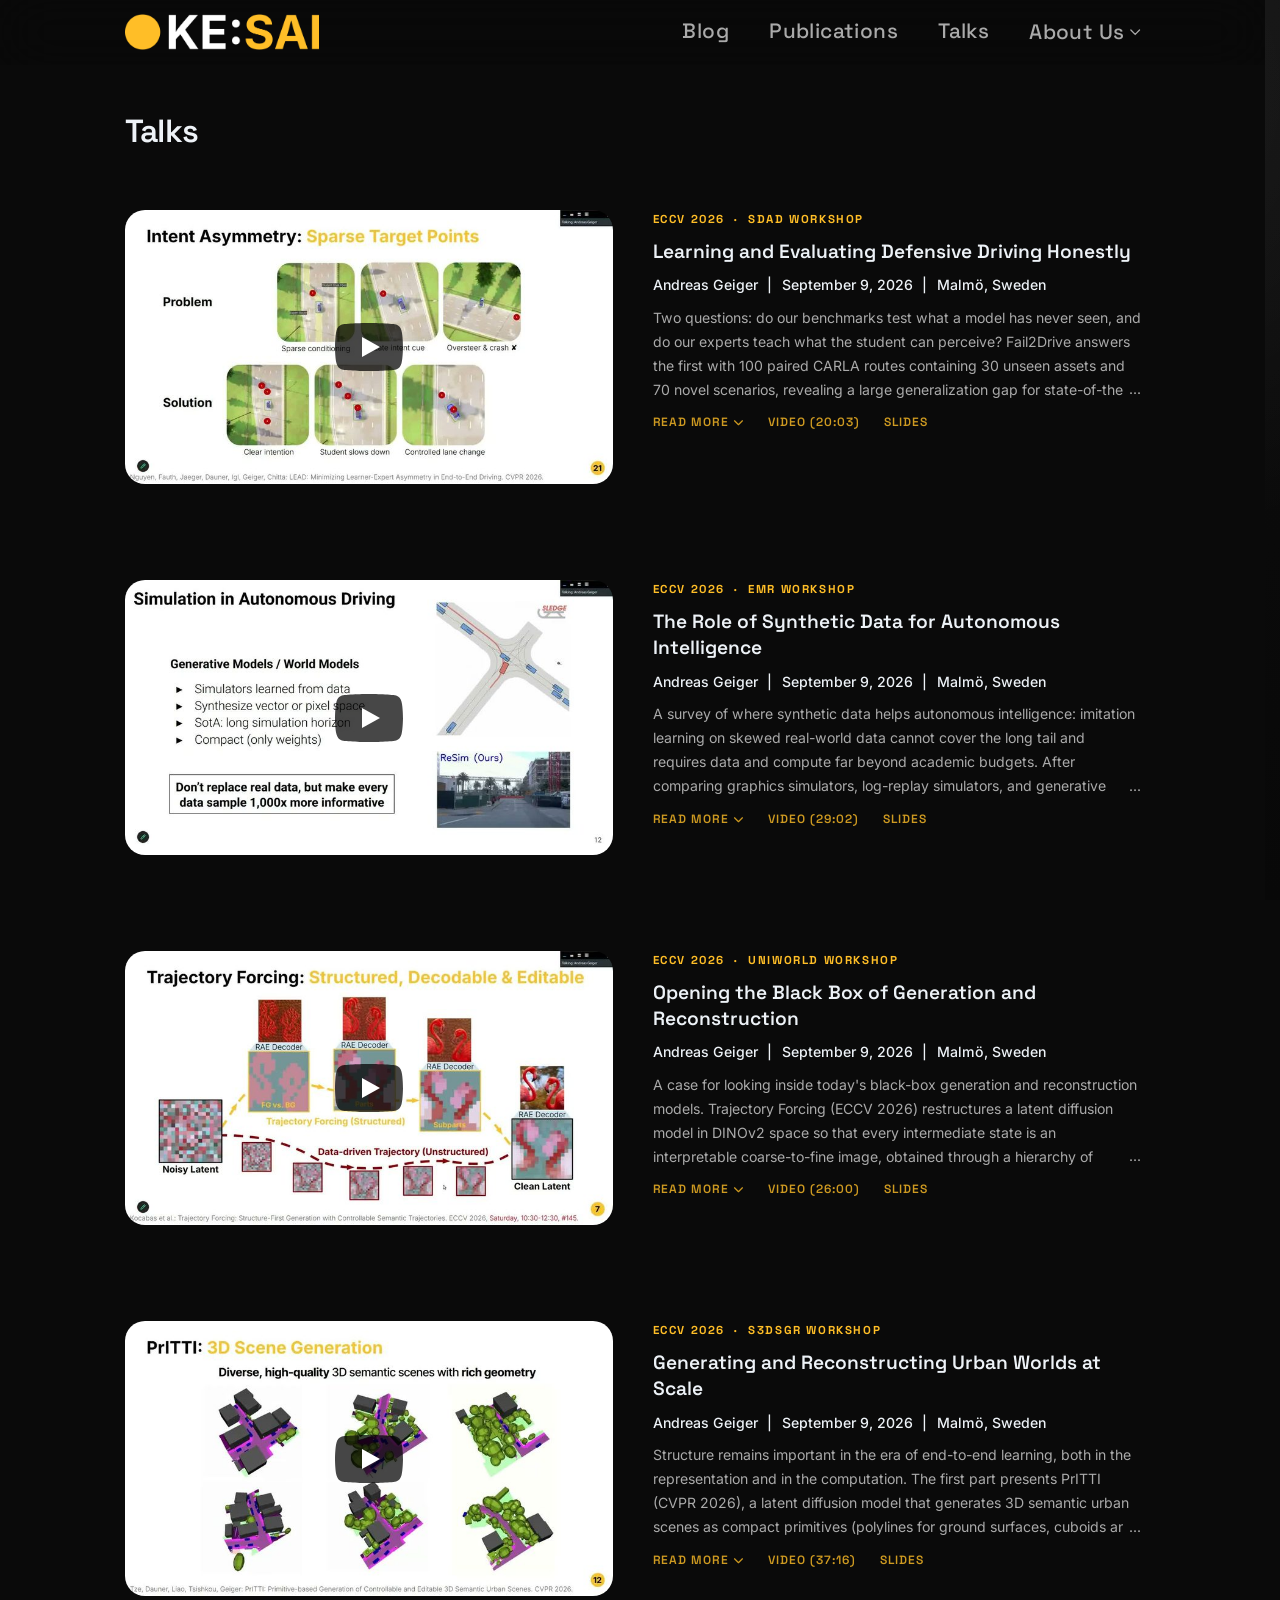
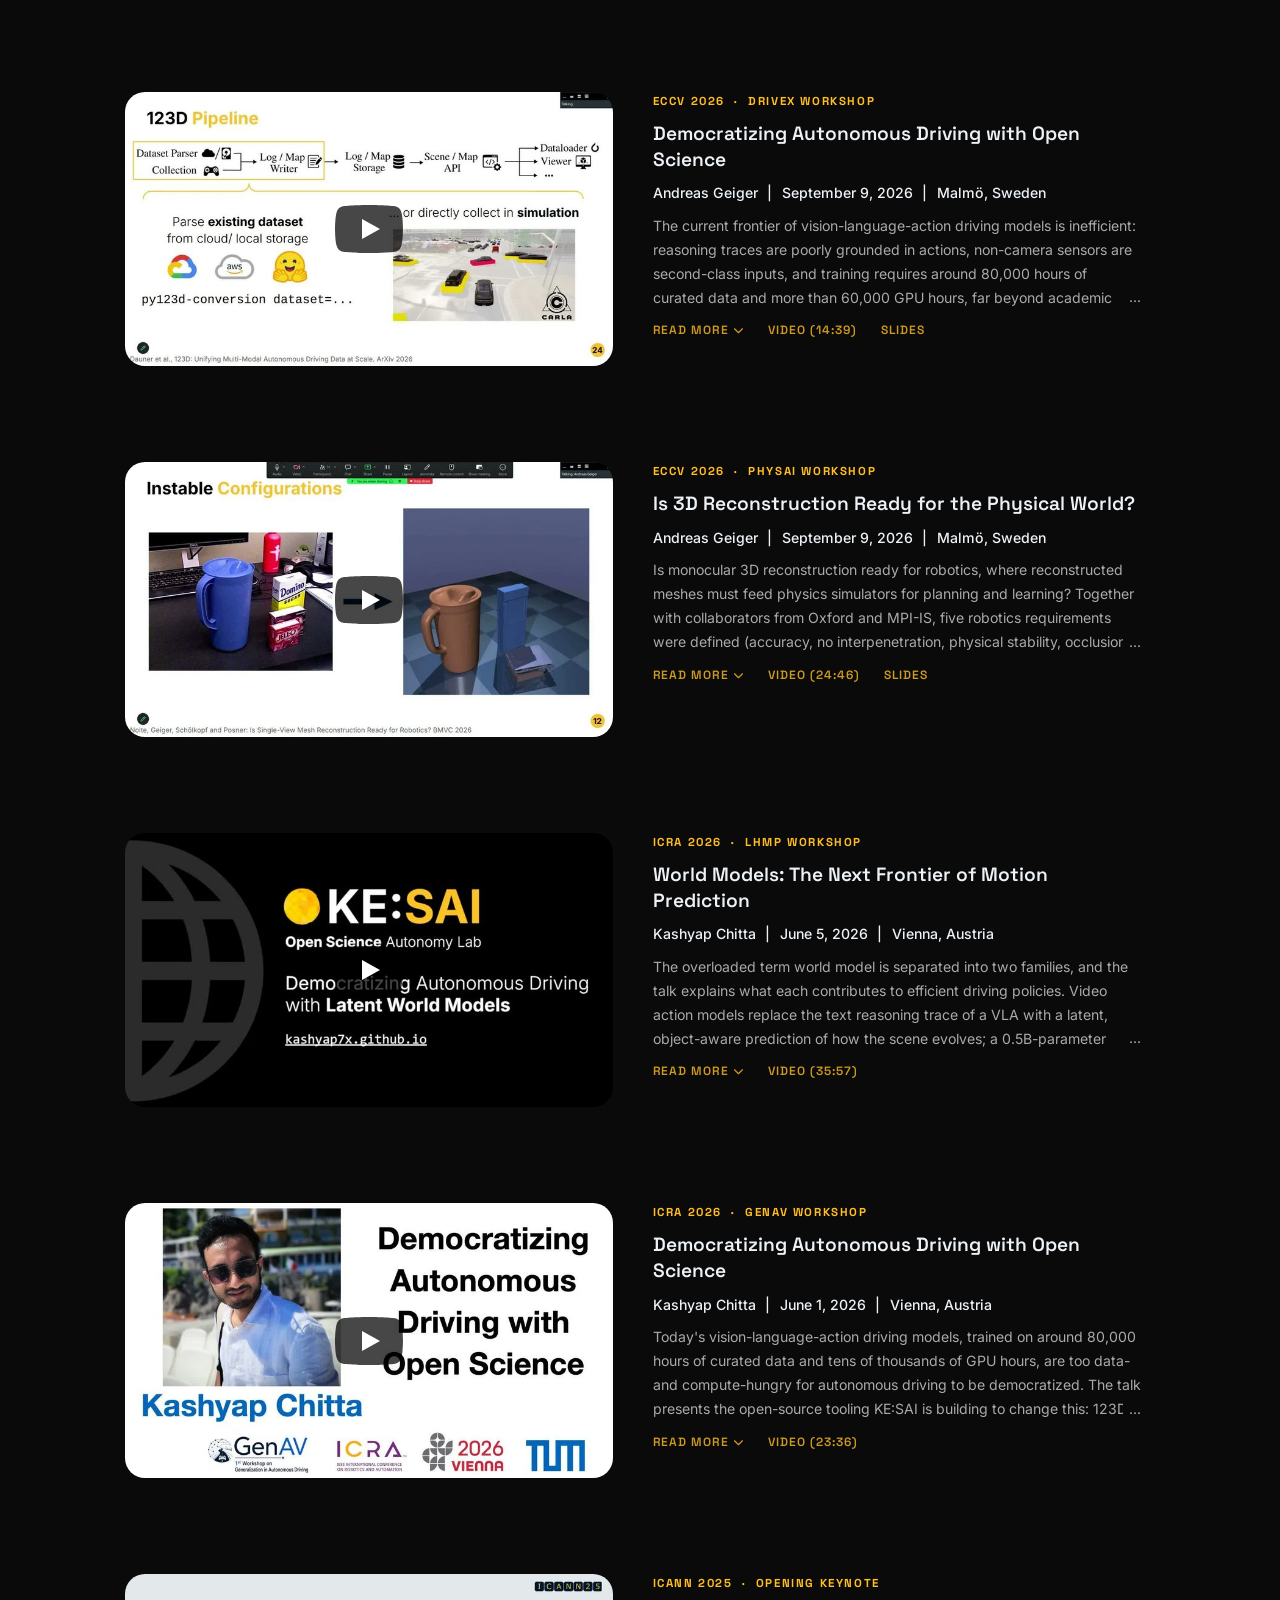
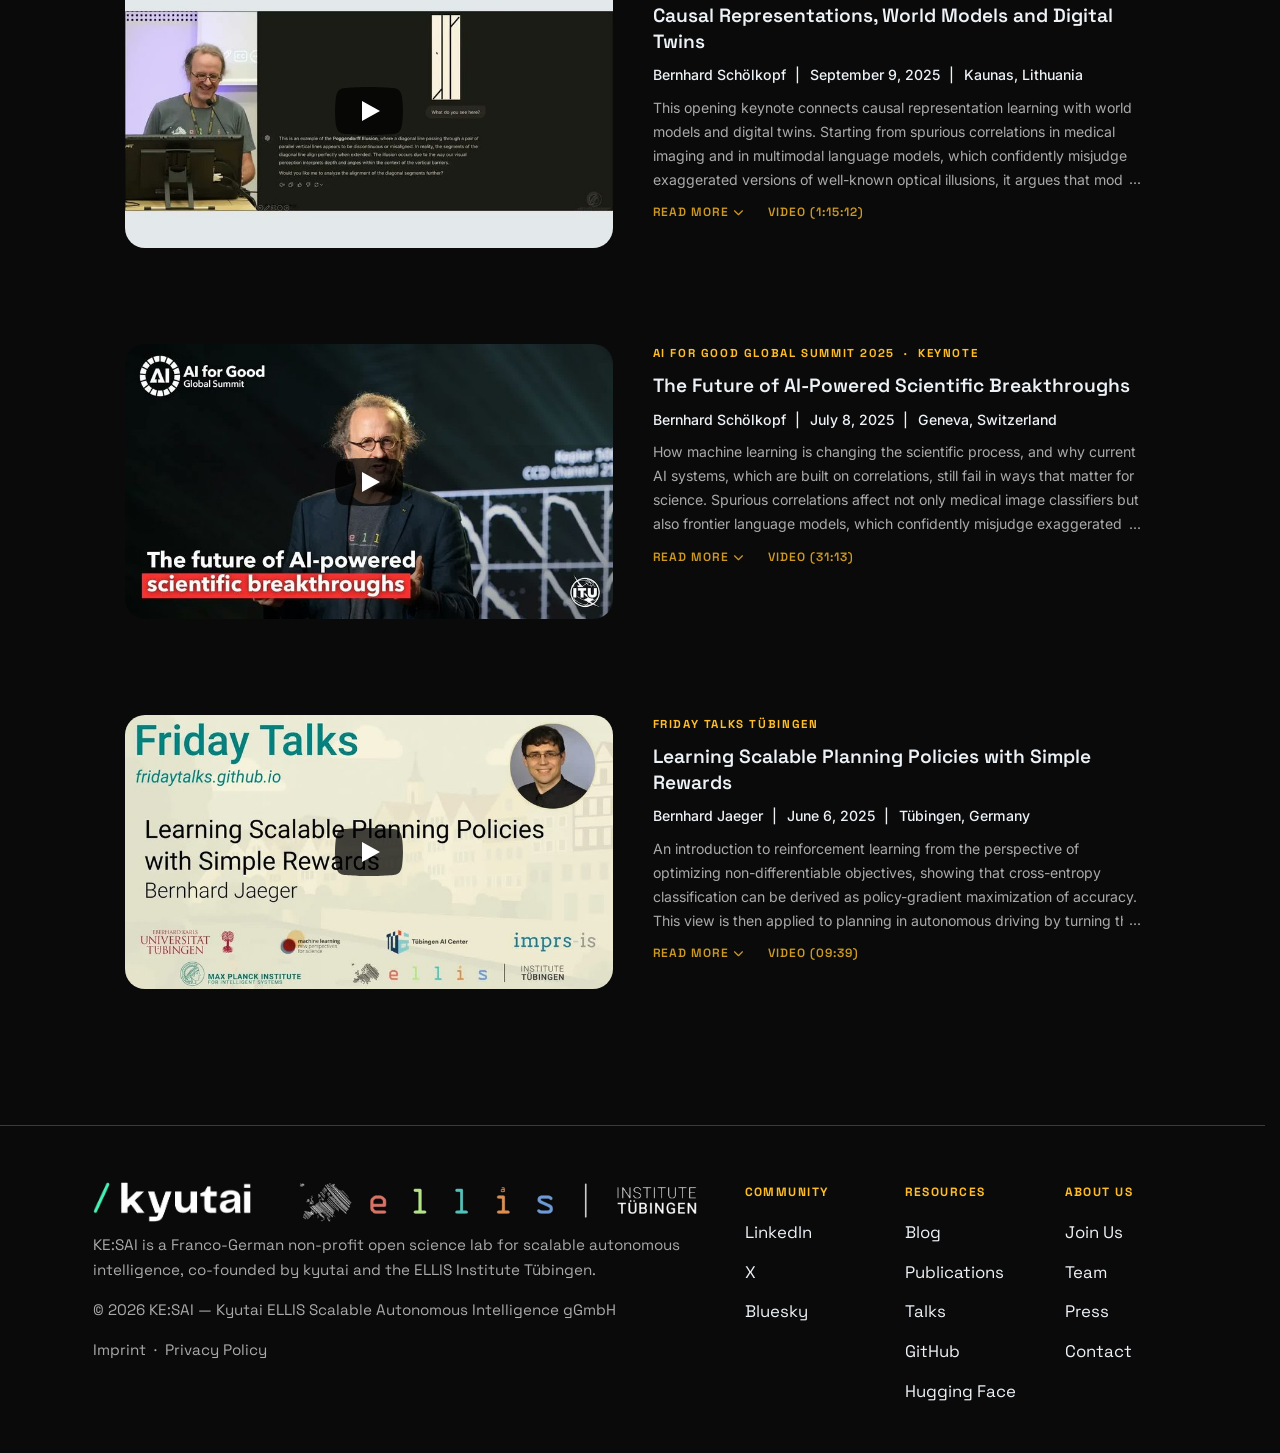
<file: talks/index.html>
<!DOCTYPE html>
<html lang="en">
<head>
  <meta charset="UTF-8">
  <meta name="viewport" content="width=device-width, initial-scale=1.0">
  <title>KE:SAI Talks — Presentations on Physical AI and Autonomous Driving</title>
  <meta name="description" content="Recorded talks and keynotes by KE:SAI members on physical AI, world models, autonomous driving, 3D reconstruction, and causal AI.">
  <meta property="og:type"        content="website">
  <meta property="og:site_name"   content="KE:SAI">
  <meta property="og:url"         content="https://kesai.eu/talks/">
  <meta property="og:title"       content="KE:SAI Talks — Presentations on Physical AI and Autonomous Driving">
  <meta property="og:description" content="Recorded talks and keynotes by KE:SAI members on physical AI, world models, autonomous driving, 3D reconstruction, and causal AI.">
  <meta property="og:image"       content="https://kesai.eu/assets/og-image.jpg">
  <meta name="twitter:card"       content="summary_large_image">
  <meta name="twitter:title"      content="KE:SAI Talks — Presentations on Physical AI and Autonomous Driving">
  <meta name="twitter:description" content="Recorded talks and keynotes by KE:SAI members on physical AI, world models, autonomous driving, 3D reconstruction, and causal AI.">
  <meta name="twitter:image"      content="https://kesai.eu/assets/og-image.jpg">
  <link rel="icon" href="/assets/favicon.ico" type="image/x-icon">
  <link rel="stylesheet" href="/assets/fonts/google/fonts.css">
  <link rel="stylesheet" href="/assets/fonts/fontawesome/css/solid.min.css">
  <link rel="stylesheet" href="/site.css">
  <style>html{background:#0a0a0a}</style>
  <script>document.documentElement.classList.add('pub-loading');</script>
  <script src="/site.js" defer></script>
</head>
<body>
  <header id="site-header"></header>
  <main>
    <section class="lp-section">
      <h1 class="section-title">Talks</h1>
      <div class="pub-list">
        <article class="pub-card talk-card">
          <a href="https://www.youtube.com/watch?v=PWKbfQlvNzQ" target="_blank" rel="noopener" class="pub-thumb-link talk-thumb-link" data-video="PWKbfQlvNzQ" aria-label="Play video">
            <img src="/assets/talks/PWKbfQlvNzQ.jpg" alt="Learning and Evaluating Defensive Driving Honestly" class="pub-thumb">
            <span class="talk-play" aria-hidden="true"><svg viewBox="0 0 68 48"><path class="talk-play-bg" d="M66.52 7.74c-.78-2.93-2.49-5.41-5.42-6.19C55.79.13 34 0 34 0S12.21.13 6.9 1.55c-2.93.78-4.63 3.26-5.42 6.19C.06 13.05 0 24 0 24s.06 10.95 1.48 16.26c.78 2.93 2.49 5.41 5.42 6.19C12.21 47.87 34 48 34 48s21.79-.13 27.1-1.55c2.93-.78 4.64-3.26 5.42-6.19C67.94 34.95 68 24 68 24s-.06-10.95-1.48-16.26z"/><path class="talk-play-tri" d="M45 24 27 14v20"/></svg></span>
          </a>
          <div class="pub-body">
            <span class="pub-venue">ECCV 2026 &nbsp;&middot;&nbsp; <a href="https://sdad.cc/" target="_blank" rel="noopener">SDAD Workshop</a></span>
            <a href="https://www.youtube.com/watch?v=PWKbfQlvNzQ" target="_blank" rel="noopener" class="pub-title" data-video="PWKbfQlvNzQ">
              Learning and Evaluating Defensive Driving Honestly
            </a>
            <p class="pub-authors talk-meta">
              <strong>Andreas Geiger</strong>
              <span>September 9, 2026</span>
              <span>Malmö, Sweden</span>
            </p>
            <div class="pub-abstract-wrap">
              <p class="pub-abstract">Two questions: do our benchmarks test what a model has never seen, and do our experts teach what the student can perceive? Fail2Drive answers the first with 100 paired CARLA routes containing 30 unseen assets and 70 novel scenarios, revealing a large generalization gap for state-of-the-art policies such as TransFuser++, SimLingo, and PlanT 2.0, including memorized obstacle avoidance and ignored novel obstacles. LEAD (CVPR 2026) answers the second by identifying state and intent asymmetries between privileged experts and sensor-based students: experts react to invisible hazards, exploit unsafe margins, and receive sparse target points. Aligning the expert to what the student can see and providing denser navigation targets sharply reduces infractions and gives TransFuser v6 state-of-the-art results without architectural changes.</p>
            </div>
            <div class="pub-action-row">
              <button class="pub-abstract-btn" data-action="toggle-abstract">Read more <i class="fa-solid fa-chevron-down" aria-hidden="true"></i></button>
              <a href="https://www.youtube.com/watch?v=PWKbfQlvNzQ" target="_blank" rel="noopener" class="pub-link-btn" data-video="PWKbfQlvNzQ">Video (20:03)</a>
              <a href="https://docs.google.com/presentation/d/12GZx2gP2-RHzUEIIEPvnQSPBK3MkZjzZyCrJ57o_ogg/edit?usp=sharing" target="_blank" rel="noopener" class="pub-link-btn">Slides</a>
            </div>
          </div>
        </article>
        <article class="pub-card talk-card">
          <a href="https://www.youtube.com/watch?v=A1q8dhwQQ4s" target="_blank" rel="noopener" class="pub-thumb-link talk-thumb-link" data-video="A1q8dhwQQ4s" aria-label="Play video">
            <img src="/assets/talks/A1q8dhwQQ4s.jpg" alt="The Role of Synthetic Data for Autonomous Intelligence" class="pub-thumb">
            <span class="talk-play" aria-hidden="true"><svg viewBox="0 0 68 48"><path class="talk-play-bg" d="M66.52 7.74c-.78-2.93-2.49-5.41-5.42-6.19C55.79.13 34 0 34 0S12.21.13 6.9 1.55c-2.93.78-4.63 3.26-5.42 6.19C.06 13.05 0 24 0 24s.06 10.95 1.48 16.26c.78 2.93 2.49 5.41 5.42 6.19C12.21 47.87 34 48 34 48s21.79-.13 27.1-1.55c2.93-.78 4.64-3.26 5.42-6.19C67.94 34.95 68 24 68 24s-.06-10.95-1.48-16.26z"/><path class="talk-play-tri" d="M45 24 27 14v20"/></svg></span>
          </a>
          <div class="pub-body">
            <span class="pub-venue">ECCV 2026 &nbsp;&middot;&nbsp; <a href="https://emr-workshop.github.io/" target="_blank" rel="noopener">EMR Workshop</a></span>
            <a href="https://www.youtube.com/watch?v=A1q8dhwQQ4s" target="_blank" rel="noopener" class="pub-title" data-video="A1q8dhwQQ4s">
              The Role of Synthetic Data for Autonomous Intelligence
            </a>
            <p class="pub-authors talk-meta">
              <strong>Andreas Geiger</strong>
              <span>September 9, 2026</span>
              <span>Malmö, Sweden</span>
            </p>
            <div class="pub-abstract-wrap">
              <p class="pub-abstract">A survey of where synthetic data helps autonomous intelligence: imitation learning on skewed real-world data cannot cover the long tail and requires data and compute far beyond academic budgets. After comparing graphics simulators, log-replay simulators, and generative world models, the talk presents generative digital twins based on 3D Gaussian splatting (HUGSIM and World Engine), where RL post-training in re-simulated safety-critical scenarios reduces collisions by 45% and replaces the equivalent of 14 times more pre-training data. For neural world models, GenAD, Vista, and ReSim show that mixing real data with simulated out-of-distribution actions lets the model follow non-expert commands and predict rewards. The final part covers evaluation with NAVSIM v1 and v2, whose pseudo-simulation scores correlate far better with closed-loop performance than open-loop metrics, and closes with the AlpaSim challenge.</p>
            </div>
            <div class="pub-action-row">
              <button class="pub-abstract-btn" data-action="toggle-abstract">Read more <i class="fa-solid fa-chevron-down" aria-hidden="true"></i></button>
              <a href="https://www.youtube.com/watch?v=A1q8dhwQQ4s" target="_blank" rel="noopener" class="pub-link-btn" data-video="A1q8dhwQQ4s">Video (29:02)</a>
              <a href="https://docs.google.com/presentation/d/1BrYAgBQ2UO8fxzvD1-QFZvDjl-cyxz9y_s2D1GpNAuU/edit?usp=sharing" target="_blank" rel="noopener" class="pub-link-btn">Slides</a>
            </div>
          </div>
        </article>
        <article class="pub-card talk-card">
          <a href="https://www.youtube.com/watch?v=hJvgQreDjAA" target="_blank" rel="noopener" class="pub-thumb-link talk-thumb-link" data-video="hJvgQreDjAA" aria-label="Play video">
            <img src="/assets/talks/hJvgQreDjAA.jpg" alt="Opening the Black Box of Generation and Reconstruction" class="pub-thumb">
            <span class="talk-play" aria-hidden="true"><svg viewBox="0 0 68 48"><path class="talk-play-bg" d="M66.52 7.74c-.78-2.93-2.49-5.41-5.42-6.19C55.79.13 34 0 34 0S12.21.13 6.9 1.55c-2.93.78-4.63 3.26-5.42 6.19C.06 13.05 0 24 0 24s.06 10.95 1.48 16.26c.78 2.93 2.49 5.41 5.42 6.19C12.21 47.87 34 48 34 48s21.79-.13 27.1-1.55c2.93-.78 4.64-3.26 5.42-6.19C67.94 34.95 68 24 68 24s-.06-10.95-1.48-16.26z"/><path class="talk-play-tri" d="M45 24 27 14v20"/></svg></span>
          </a>
          <div class="pub-body">
            <span class="pub-venue">ECCV 2026 &nbsp;&middot;&nbsp; <a href="https://uniworld-ai.github.io/" target="_blank" rel="noopener">UniWorld Workshop</a></span>
            <a href="https://www.youtube.com/watch?v=hJvgQreDjAA" target="_blank" rel="noopener" class="pub-title" data-video="hJvgQreDjAA">
              Opening the Black Box of Generation and Reconstruction
            </a>
            <p class="pub-authors talk-meta">
              <strong>Andreas Geiger</strong>
              <span>September 9, 2026</span>
              <span>Malmö, Sweden</span>
            </p>
            <div class="pub-abstract-wrap">
              <p class="pub-abstract">A case for looking inside today's black-box generation and reconstruction models. Trajectory Forcing (ECCV 2026) restructures a latent diffusion model in DINOv2 space so that every intermediate state is an interpretable coarse-to-fine image, obtained through a hierarchy of segmentations that can each be produced with a single mean-flow step and edited in shape or appearance. TTT3R revisits the recurrent CUT3R reconstruction model from a test-time training perspective: its state update is a delta rule with a hard-wired learning rate of one, and replacing it with a per-token rate derived from match confidence, a two-line code change, gives much more stable camera trajectories on sequences of thousands of frames at the same 20 FPS and constant memory.</p>
            </div>
            <div class="pub-action-row">
              <button class="pub-abstract-btn" data-action="toggle-abstract">Read more <i class="fa-solid fa-chevron-down" aria-hidden="true"></i></button>
              <a href="https://www.youtube.com/watch?v=hJvgQreDjAA" target="_blank" rel="noopener" class="pub-link-btn" data-video="hJvgQreDjAA">Video (26:00)</a>
              <a href="https://docs.google.com/presentation/d/1wdtoIklXuXRKa7XxbENiJSGGMf9xseeBQCkenSWJfCw/edit?usp=sharing" target="_blank" rel="noopener" class="pub-link-btn">Slides</a>
            </div>
          </div>
        </article>
        <article class="pub-card talk-card">
          <a href="https://www.youtube.com/watch?v=tZb88hvpJyI" target="_blank" rel="noopener" class="pub-thumb-link talk-thumb-link" data-video="tZb88hvpJyI" aria-label="Play video">
            <img src="/assets/talks/tZb88hvpJyI.jpg" alt="Generating and Reconstructing Urban Worlds at Scale" class="pub-thumb">
            <span class="talk-play" aria-hidden="true"><svg viewBox="0 0 68 48"><path class="talk-play-bg" d="M66.52 7.74c-.78-2.93-2.49-5.41-5.42-6.19C55.79.13 34 0 34 0S12.21.13 6.9 1.55c-2.93.78-4.63 3.26-5.42 6.19C.06 13.05 0 24 0 24s.06 10.95 1.48 16.26c.78 2.93 2.49 5.41 5.42 6.19C12.21 47.87 34 48 34 48s21.79-.13 27.1-1.55c2.93-.78 4.64-3.26 5.42-6.19C67.94 34.95 68 24 68 24s-.06-10.95-1.48-16.26z"/><path class="talk-play-tri" d="M45 24 27 14v20"/></svg></span>
          </a>
          <div class="pub-body">
            <span class="pub-venue">ECCV 2026 &nbsp;&middot;&nbsp; <a href="https://s3dsgr.github.io/" target="_blank" rel="noopener">S3DSGR Workshop</a></span>
            <a href="https://www.youtube.com/watch?v=tZb88hvpJyI" target="_blank" rel="noopener" class="pub-title" data-video="tZb88hvpJyI">
              Generating and Reconstructing Urban Worlds at Scale
            </a>
            <p class="pub-authors talk-meta">
              <strong>Andreas Geiger</strong>
              <span>September 9, 2026</span>
              <span>Malmö, Sweden</span>
            </p>
            <div class="pub-abstract-wrap">
              <p class="pub-abstract">Structure remains important in the era of end-to-end learning, both in the representation and in the computation. The first part presents PrITTI (CVPR 2026), a latent diffusion model that generates 3D semantic urban scenes as compact primitives (polylines for ground surfaces, cuboids and ellipsoids for objects) rather than voxels, enabling editing, inpainting, outpainting, and extrapolation, together with early results on turning these scenes into multi-dataset sensor simulations with a controllable video model. The second part covers structure in computation: ReSplat (ECCV 2026) learns recurrent Gaussian splatting by feeding rendering errors back into the network, and Learn2Splat extends this with a learned optimizer that keeps improving over thousands of iterations where Adam and ReSplat degrade. Real data teaches AI how to drive; simulation teaches it not to crash.</p>
            </div>
            <div class="pub-action-row">
              <button class="pub-abstract-btn" data-action="toggle-abstract">Read more <i class="fa-solid fa-chevron-down" aria-hidden="true"></i></button>
              <a href="https://www.youtube.com/watch?v=tZb88hvpJyI" target="_blank" rel="noopener" class="pub-link-btn" data-video="tZb88hvpJyI">Video (37:16)</a>
              <a href="https://docs.google.com/presentation/d/1JeA7xzVKLo79tcUTsGK9SQzYq81WUYxedNaqi_ib800/edit?usp=sharing" target="_blank" rel="noopener" class="pub-link-btn">Slides</a>
            </div>
          </div>
        </article>
        <article class="pub-card talk-card">
          <a href="https://www.youtube.com/watch?v=KuGIb1oDNew" target="_blank" rel="noopener" class="pub-thumb-link talk-thumb-link" data-video="KuGIb1oDNew" aria-label="Play video">
            <img src="/assets/talks/KuGIb1oDNew.jpg" alt="Democratizing Autonomous Driving with Open Science" class="pub-thumb">
            <span class="talk-play" aria-hidden="true"><svg viewBox="0 0 68 48"><path class="talk-play-bg" d="M66.52 7.74c-.78-2.93-2.49-5.41-5.42-6.19C55.79.13 34 0 34 0S12.21.13 6.9 1.55c-2.93.78-4.63 3.26-5.42 6.19C.06 13.05 0 24 0 24s.06 10.95 1.48 16.26c.78 2.93 2.49 5.41 5.42 6.19C12.21 47.87 34 48 34 48s21.79-.13 27.1-1.55c2.93-.78 4.64-3.26 5.42-6.19C67.94 34.95 68 24 68 24s-.06-10.95-1.48-16.26z"/><path class="talk-play-tri" d="M45 24 27 14v20"/></svg></span>
          </a>
          <div class="pub-body">
            <span class="pub-venue">ECCV 2026 &nbsp;&middot;&nbsp; <a href="https://drivex-workshop.github.io/eccv2026/" target="_blank" rel="noopener">DriveX Workshop</a></span>
            <a href="https://www.youtube.com/watch?v=KuGIb1oDNew" target="_blank" rel="noopener" class="pub-title" data-video="KuGIb1oDNew">
              Democratizing Autonomous Driving with Open Science
            </a>
            <p class="pub-authors talk-meta">
              <strong>Andreas Geiger</strong>
              <span>September 9, 2026</span>
              <span>Malmö, Sweden</span>
            </p>
            <div class="pub-abstract-wrap">
              <p class="pub-abstract">The current frontier of vision-language-action driving models is inefficient: reasoning traces are poorly grounded in actions, non-camera sensors are second-class inputs, and training requires around 80,000 hours of curated data and more than 60,000 GPU hours, far beyond academic reach. The talk proposes three open ingredients for progress: open datasets, open tooling, and open simulators. Concrete examples are 123D, which unifies more than 3,300 hours of public driving data across heterogeneous formats, sensor rigs, and coordinate conventions; the integration of 123D maps into the PufferDrive behavior simulator; and the AlpaSim challenge, a photorealistic closed-loop benchmark built on 3D Gaussian splatting reconstructions with results to be presented at NeurIPS 2026.</p>
            </div>
            <div class="pub-action-row">
              <button class="pub-abstract-btn" data-action="toggle-abstract">Read more <i class="fa-solid fa-chevron-down" aria-hidden="true"></i></button>
              <a href="https://www.youtube.com/watch?v=KuGIb1oDNew" target="_blank" rel="noopener" class="pub-link-btn" data-video="KuGIb1oDNew">Video (14:39)</a>
              <a href="https://docs.google.com/presentation/d/1f81xsGhwRYb2TpB-nnOsLNUPkj9NM7bE9m0s0K9OU1s/edit?usp=sharing" target="_blank" rel="noopener" class="pub-link-btn">Slides</a>
            </div>
          </div>
        </article>
        <article class="pub-card talk-card">
          <a href="https://www.youtube.com/watch?v=1wheKcIbTk4" target="_blank" rel="noopener" class="pub-thumb-link talk-thumb-link" data-video="1wheKcIbTk4" aria-label="Play video">
            <img src="/assets/talks/1wheKcIbTk4.jpg" alt="Is 3D Reconstruction Ready for the Physical World?" class="pub-thumb">
            <span class="talk-play" aria-hidden="true"><svg viewBox="0 0 68 48"><path class="talk-play-bg" d="M66.52 7.74c-.78-2.93-2.49-5.41-5.42-6.19C55.79.13 34 0 34 0S12.21.13 6.9 1.55c-2.93.78-4.63 3.26-5.42 6.19C.06 13.05 0 24 0 24s.06 10.95 1.48 16.26c.78 2.93 2.49 5.41 5.42 6.19C12.21 47.87 34 48 34 48s21.79-.13 27.1-1.55c2.93-.78 4.64-3.26 5.42-6.19C67.94 34.95 68 24 68 24s-.06-10.95-1.48-16.26z"/><path class="talk-play-tri" d="M45 24 27 14v20"/></svg></span>
          </a>
          <div class="pub-body">
            <span class="pub-venue">ECCV 2026 &nbsp;&middot;&nbsp; <a href="https://phys-ai-workshop.github.io/eccv26/" target="_blank" rel="noopener">PhysAI Workshop</a></span>
            <a href="https://www.youtube.com/watch?v=1wheKcIbTk4" target="_blank" rel="noopener" class="pub-title" data-video="1wheKcIbTk4">
              Is 3D Reconstruction Ready for the Physical World?
            </a>
            <p class="pub-authors talk-meta">
              <strong>Andreas Geiger</strong>
              <span>September 9, 2026</span>
              <span>Malmö, Sweden</span>
            </p>
            <div class="pub-abstract-wrap">
              <p class="pub-abstract">Is monocular 3D reconstruction ready for robotics, where reconstructed meshes must feed physics simulators for planning and learning? Together with collaborators from Oxford and MPI-IS, five robotics requirements were defined (accuracy, no interpenetration, physical stability, occlusion handling, and speed) and current object- and scene-level single-view methods were evaluated on the YCB-Video and Aria Digital Twin datasets. No method meets all requirements: errors are two to six times above manipulation tolerance, more than half of the reconstructions collide, only a third of planned grasps succeed, and most scenes are not physically stable. The second part presents PointDiT (ICML 2026), a pixel-space diffusion transformer for point map estimation that removes the VAE, uses a single loss, and trains only on synthetic data while producing sharper occlusion boundaries than regression baselines. The talk argues for benchmarks that score reconstructions by downstream utility in closed-loop simulation rather than by Chamfer distance.</p>
            </div>
            <div class="pub-action-row">
              <button class="pub-abstract-btn" data-action="toggle-abstract">Read more <i class="fa-solid fa-chevron-down" aria-hidden="true"></i></button>
              <a href="https://www.youtube.com/watch?v=1wheKcIbTk4" target="_blank" rel="noopener" class="pub-link-btn" data-video="1wheKcIbTk4">Video (24:46)</a>
              <a href="https://docs.google.com/presentation/d/13NfRhSQ640qUW9aUe8cv7TUaFI2w1j4kwTwPwMNt1Hg/edit?usp=sharing" target="_blank" rel="noopener" class="pub-link-btn">Slides</a>
            </div>
          </div>
        </article>
        <article class="pub-card talk-card">
          <a href="https://www.youtube.com/watch?v=sxlhnZpyhH8" target="_blank" rel="noopener" class="pub-thumb-link talk-thumb-link" data-video="sxlhnZpyhH8" aria-label="Play video">
            <img src="/assets/talks/sxlhnZpyhH8.jpg" alt="World Models: The Next Frontier of Motion Prediction" class="pub-thumb">
            <span class="talk-play" aria-hidden="true"><svg viewBox="0 0 68 48"><path class="talk-play-bg" d="M66.52 7.74c-.78-2.93-2.49-5.41-5.42-6.19C55.79.13 34 0 34 0S12.21.13 6.9 1.55c-2.93.78-4.63 3.26-5.42 6.19C.06 13.05 0 24 0 24s.06 10.95 1.48 16.26c.78 2.93 2.49 5.41 5.42 6.19C12.21 47.87 34 48 34 48s21.79-.13 27.1-1.55c2.93-.78 4.64-3.26 5.42-6.19C67.94 34.95 68 24 68 24s-.06-10.95-1.48-16.26z"/><path class="talk-play-tri" d="M45 24 27 14v20"/></svg></span>
          </a>
          <div class="pub-body">
            <span class="pub-venue">ICRA 2026 &nbsp;&middot;&nbsp; <a href="https://motionpredictionicra2026.github.io/" target="_blank" rel="noopener">LHMP Workshop</a></span>
            <a href="https://www.youtube.com/watch?v=sxlhnZpyhH8" target="_blank" rel="noopener" class="pub-title" data-video="sxlhnZpyhH8">
              World Models: The Next Frontier of Motion Prediction
            </a>
            <p class="pub-authors talk-meta">
              <strong>Kashyap Chitta</strong>
              <span>June 5, 2026</span>
              <span>Vienna, Austria</span>
            </p>
            <div class="pub-abstract-wrap">
              <p class="pub-abstract">The overloaded term world model is separated into two families, and the talk explains what each contributes to efficient driving policies. Video action models replace the text reasoning trace of a VLA with a latent, object-aware prediction of how the scene evolves; a 0.5B-parameter model trained on 2,000 hours of public data and post-trained with reinforcement learning matches a VLA of similar size at a fraction of the cost. Action video models predict future world states for arbitrary, including non-expert, actions and power World Engine, where 3D Gaussian splatting reconstructions serve as the interface for RL post-training, making interactive data about 14 times more valuable than passively collected demonstrations and enabling over 200 km of intervention-free driving in Shanghai. The talk closes with latent world models that learn the encoder end to end and combine real and simulated data to both learn representations and simulate.</p>
            </div>
            <div class="pub-action-row">
              <button class="pub-abstract-btn" data-action="toggle-abstract">Read more <i class="fa-solid fa-chevron-down" aria-hidden="true"></i></button>
              <a href="https://www.youtube.com/watch?v=sxlhnZpyhH8" target="_blank" rel="noopener" class="pub-link-btn" data-video="sxlhnZpyhH8">Video (35:57)</a>
            </div>
          </div>
        </article>
        <article class="pub-card talk-card">
          <a href="https://www.youtube.com/watch?v=_CYpRx6hlEM" target="_blank" rel="noopener" class="pub-thumb-link talk-thumb-link" data-video="_CYpRx6hlEM" aria-label="Play video">
            <img src="/assets/talks/_CYpRx6hlEM.jpg" alt="Democratizing Autonomous Driving with Open Science" class="pub-thumb">
            <span class="talk-play" aria-hidden="true"><svg viewBox="0 0 68 48"><path class="talk-play-bg" d="M66.52 7.74c-.78-2.93-2.49-5.41-5.42-6.19C55.79.13 34 0 34 0S12.21.13 6.9 1.55c-2.93.78-4.63 3.26-5.42 6.19C.06 13.05 0 24 0 24s.06 10.95 1.48 16.26c.78 2.93 2.49 5.41 5.42 6.19C12.21 47.87 34 48 34 48s21.79-.13 27.1-1.55c2.93-.78 4.64-3.26 5.42-6.19C67.94 34.95 68 24 68 24s-.06-10.95-1.48-16.26z"/><path class="talk-play-tri" d="M45 24 27 14v20"/></svg></span>
          </a>
          <div class="pub-body">
            <span class="pub-venue">ICRA 2026 &nbsp;&middot;&nbsp; <a href="https://tum-avs.github.io/ICRA2026_Workshop/" target="_blank" rel="noopener">GenAV Workshop</a></span>
            <a href="https://www.youtube.com/watch?v=_CYpRx6hlEM" target="_blank" rel="noopener" class="pub-title" data-video="_CYpRx6hlEM">
              Democratizing Autonomous Driving with Open Science
            </a>
            <p class="pub-authors talk-meta">
              <strong>Kashyap Chitta</strong>
              <span>June 1, 2026</span>
              <span>Vienna, Austria</span>
            </p>
            <div class="pub-abstract-wrap">
              <p class="pub-abstract">Today's vision-language-action driving models, trained on around 80,000 hours of curated data and tens of thousands of GPU hours, are too data- and compute-hungry for autonomous driving to be democratized. The talk presents the open-source tooling KE:SAI is building to change this: 123D, a library that unifies the most used public driving datasets (nuScenes, Waymo, Argoverse, KITTI-360, nuPlan, PhysicalAI-AV, and CARLA) into a common format with more than 3,300 hours of data. 123D maps can be loaded into the PufferDrive simulator for fast self-play reinforcement learning, and training on a mixture of datasets generalizes better than any single one. Finally, the AlpaSim challenge is announced, a photorealistic closed-loop benchmark built on 3D Gaussian splatting reconstructions with large held-out test scenarios.</p>
            </div>
            <div class="pub-action-row">
              <button class="pub-abstract-btn" data-action="toggle-abstract">Read more <i class="fa-solid fa-chevron-down" aria-hidden="true"></i></button>
              <a href="https://www.youtube.com/watch?v=_CYpRx6hlEM" target="_blank" rel="noopener" class="pub-link-btn" data-video="_CYpRx6hlEM">Video (23:36)</a>
            </div>
          </div>
        </article>
        <article class="pub-card talk-card">
          <a href="https://www.youtube.com/watch?v=yJzSorfNl24" target="_blank" rel="noopener" class="pub-thumb-link talk-thumb-link" data-video="yJzSorfNl24" aria-label="Play video">
            <img src="/assets/talks/yJzSorfNl24.jpg" alt="Causal Representations, World Models and Digital Twins" class="pub-thumb">
            <span class="talk-play" aria-hidden="true"><svg viewBox="0 0 68 48"><path class="talk-play-bg" d="M66.52 7.74c-.78-2.93-2.49-5.41-5.42-6.19C55.79.13 34 0 34 0S12.21.13 6.9 1.55c-2.93.78-4.63 3.26-5.42 6.19C.06 13.05 0 24 0 24s.06 10.95 1.48 16.26c.78 2.93 2.49 5.41 5.42 6.19C12.21 47.87 34 48 34 48s21.79-.13 27.1-1.55c2.93-.78 4.64-3.26 5.42-6.19C67.94 34.95 68 24 68 24s-.06-10.95-1.48-16.26z"/><path class="talk-play-tri" d="M45 24 27 14v20"/></svg></span>
          </a>
          <div class="pub-body">
            <span class="pub-venue">ICANN 2025 &nbsp;&middot;&nbsp; <a href="https://e-nns.org/icann2025/" target="_blank" rel="noopener">Opening Keynote</a></span>
            <a href="https://www.youtube.com/watch?v=yJzSorfNl24" target="_blank" rel="noopener" class="pub-title" data-video="yJzSorfNl24">
              Causal Representations, World Models and Digital Twins
            </a>
            <p class="pub-authors talk-meta">
              <strong>Bernhard Schölkopf</strong>
              <span>September 9, 2025</span>
              <span>Kaunas, Lithuania</span>
            </p>
            <div class="pub-abstract-wrap">
              <p class="pub-abstract">This opening keynote connects causal representation learning with world models and digital twins. Starting from spurious correlations in medical imaging and in multimodal language models, which confidently misjudge exaggerated versions of well-known optical illusions, it argues that models trained purely on correlations neither predict the effect of interventions nor transfer across distributions. The same idea becomes a tool for science: half-sibling regression removes instrument effects in exoplanet searches, and simulation-based inference enables fast gravitational-wave astronomy. The second part covers structural causal models and the independence of mechanisms, and how these principles lead to causal representations that can act as world models for thinking in an imagined space and as causal digital twins of complex systems.</p>
            </div>
            <div class="pub-action-row">
              <button class="pub-abstract-btn" data-action="toggle-abstract">Read more <i class="fa-solid fa-chevron-down" aria-hidden="true"></i></button>
              <a href="https://www.youtube.com/watch?v=yJzSorfNl24" target="_blank" rel="noopener" class="pub-link-btn" data-video="yJzSorfNl24">Video (1:15:12)</a>
            </div>
          </div>
        </article>
        <article class="pub-card talk-card">
          <a href="https://www.youtube.com/watch?v=psDWpatyBo0" target="_blank" rel="noopener" class="pub-thumb-link talk-thumb-link" data-video="psDWpatyBo0" aria-label="Play video">
            <img src="/assets/talks/psDWpatyBo0.jpg" alt="The Future of AI-Powered Scientific Breakthroughs" class="pub-thumb">
            <span class="talk-play" aria-hidden="true"><svg viewBox="0 0 68 48"><path class="talk-play-bg" d="M66.52 7.74c-.78-2.93-2.49-5.41-5.42-6.19C55.79.13 34 0 34 0S12.21.13 6.9 1.55c-2.93.78-4.63 3.26-5.42 6.19C.06 13.05 0 24 0 24s.06 10.95 1.48 16.26c.78 2.93 2.49 5.41 5.42 6.19C12.21 47.87 34 48 34 48s21.79-.13 27.1-1.55c2.93-.78 4.64-3.26 5.42-6.19C67.94 34.95 68 24 68 24s-.06-10.95-1.48-16.26z"/><path class="talk-play-tri" d="M45 24 27 14v20"/></svg></span>
          </a>
          <div class="pub-body">
            <span class="pub-venue">AI for Good Global Summit 2025 &nbsp;&middot;&nbsp; <a href="https://aiforgood.itu.int/event/replay-the-future-of-ai-powered-scientific-breakthroughs/" target="_blank" rel="noopener">Keynote</a></span>
            <a href="https://www.youtube.com/watch?v=psDWpatyBo0" target="_blank" rel="noopener" class="pub-title" data-video="psDWpatyBo0">
              The Future of AI-Powered Scientific Breakthroughs
            </a>
            <p class="pub-authors talk-meta">
              <strong>Bernhard Schölkopf</strong>
              <span>July 8, 2025</span>
              <span>Geneva, Switzerland</span>
            </p>
            <div class="pub-abstract-wrap">
              <p class="pub-abstract">How machine learning is changing the scientific process, and why current AI systems, which are built on correlations, still fail in ways that matter for science. Spurious correlations affect not only medical image classifiers but also frontier language models, which confidently misjudge exaggerated versions of well-known optical illusions. Turning the same idea into a tool, half-sibling regression explains away instrument effects in Kepler light curves and led to the discovery of the habitable-zone exoplanet K2-18b, and neural inference handles gravitational-wave events and binary neutron star mergers. The talk closes with a causal perspective on language models, the case for a CERN-like European institution for AI, and the argument that the key question is not whether AI is intelligent but whether we are intelligent in how we use it.</p>
            </div>
            <div class="pub-action-row">
              <button class="pub-abstract-btn" data-action="toggle-abstract">Read more <i class="fa-solid fa-chevron-down" aria-hidden="true"></i></button>
              <a href="https://www.youtube.com/watch?v=psDWpatyBo0" target="_blank" rel="noopener" class="pub-link-btn" data-video="psDWpatyBo0">Video (31:13)</a>
            </div>
          </div>
        </article>
        <article class="pub-card talk-card">
          <a href="https://www.youtube.com/watch?v=kBgaHXLjC_Q" target="_blank" rel="noopener" class="pub-thumb-link talk-thumb-link" data-video="kBgaHXLjC_Q" aria-label="Play video">
            <img src="/assets/talks/kBgaHXLjC_Q.jpg" alt="Learning Scalable Planning Policies with Simple Rewards" class="pub-thumb">
            <span class="talk-play" aria-hidden="true"><svg viewBox="0 0 68 48"><path class="talk-play-bg" d="M66.52 7.74c-.78-2.93-2.49-5.41-5.42-6.19C55.79.13 34 0 34 0S12.21.13 6.9 1.55c-2.93.78-4.63 3.26-5.42 6.19C.06 13.05 0 24 0 24s.06 10.95 1.48 16.26c.78 2.93 2.49 5.41 5.42 6.19C12.21 47.87 34 48 34 48s21.79-.13 27.1-1.55c2.93-.78 4.64-3.26 5.42-6.19C67.94 34.95 68 24 68 24s-.06-10.95-1.48-16.26z"/><path class="talk-play-tri" d="M45 24 27 14v20"/></svg></span>
          </a>
          <div class="pub-body">
            <span class="pub-venue">Friday Talks Tübingen</span>
            <a href="https://www.youtube.com/watch?v=kBgaHXLjC_Q" target="_blank" rel="noopener" class="pub-title" data-video="kBgaHXLjC_Q">
              Learning Scalable Planning Policies with Simple Rewards
            </a>
            <p class="pub-authors talk-meta">
              <strong>Bernhard Jaeger</strong>
              <span>June 6, 2025</span>
              <span>Tübingen, Germany</span>
            </p>
            <div class="pub-abstract-wrap">
              <p class="pub-abstract">An introduction to reinforcement learning from the perspective of optimizing non-differentiable objectives, showing that cross-entropy classification can be derived as policy-gradient maximization of accuracy. This view is then applied to planning in autonomous driving by turning the CARLA driving score, route completion times a penalty factor, directly into a reward. This simple reward scales better with large PPO batch sizes than hand-designed reward shaping, which tends to get stuck in local minima. The resulting planner outperforms recent imitation learning and diffusion-based planners on two benchmarks while using a 2M-parameter network with roughly ten times less inference compute.</p>
            </div>
            <div class="pub-action-row">
              <button class="pub-abstract-btn" data-action="toggle-abstract">Read more <i class="fa-solid fa-chevron-down" aria-hidden="true"></i></button>
              <a href="https://www.youtube.com/watch?v=kBgaHXLjC_Q" target="_blank" rel="noopener" class="pub-link-btn" data-video="kBgaHXLjC_Q">Video (09:39)</a>
            </div>
          </div>
        </article>
        <!-- ═══════════════════════════════════════════════════════ -->
      </div>
    </section>
  </main>
  <footer id="site-footer"></footer>
</body>
</html>
</file>
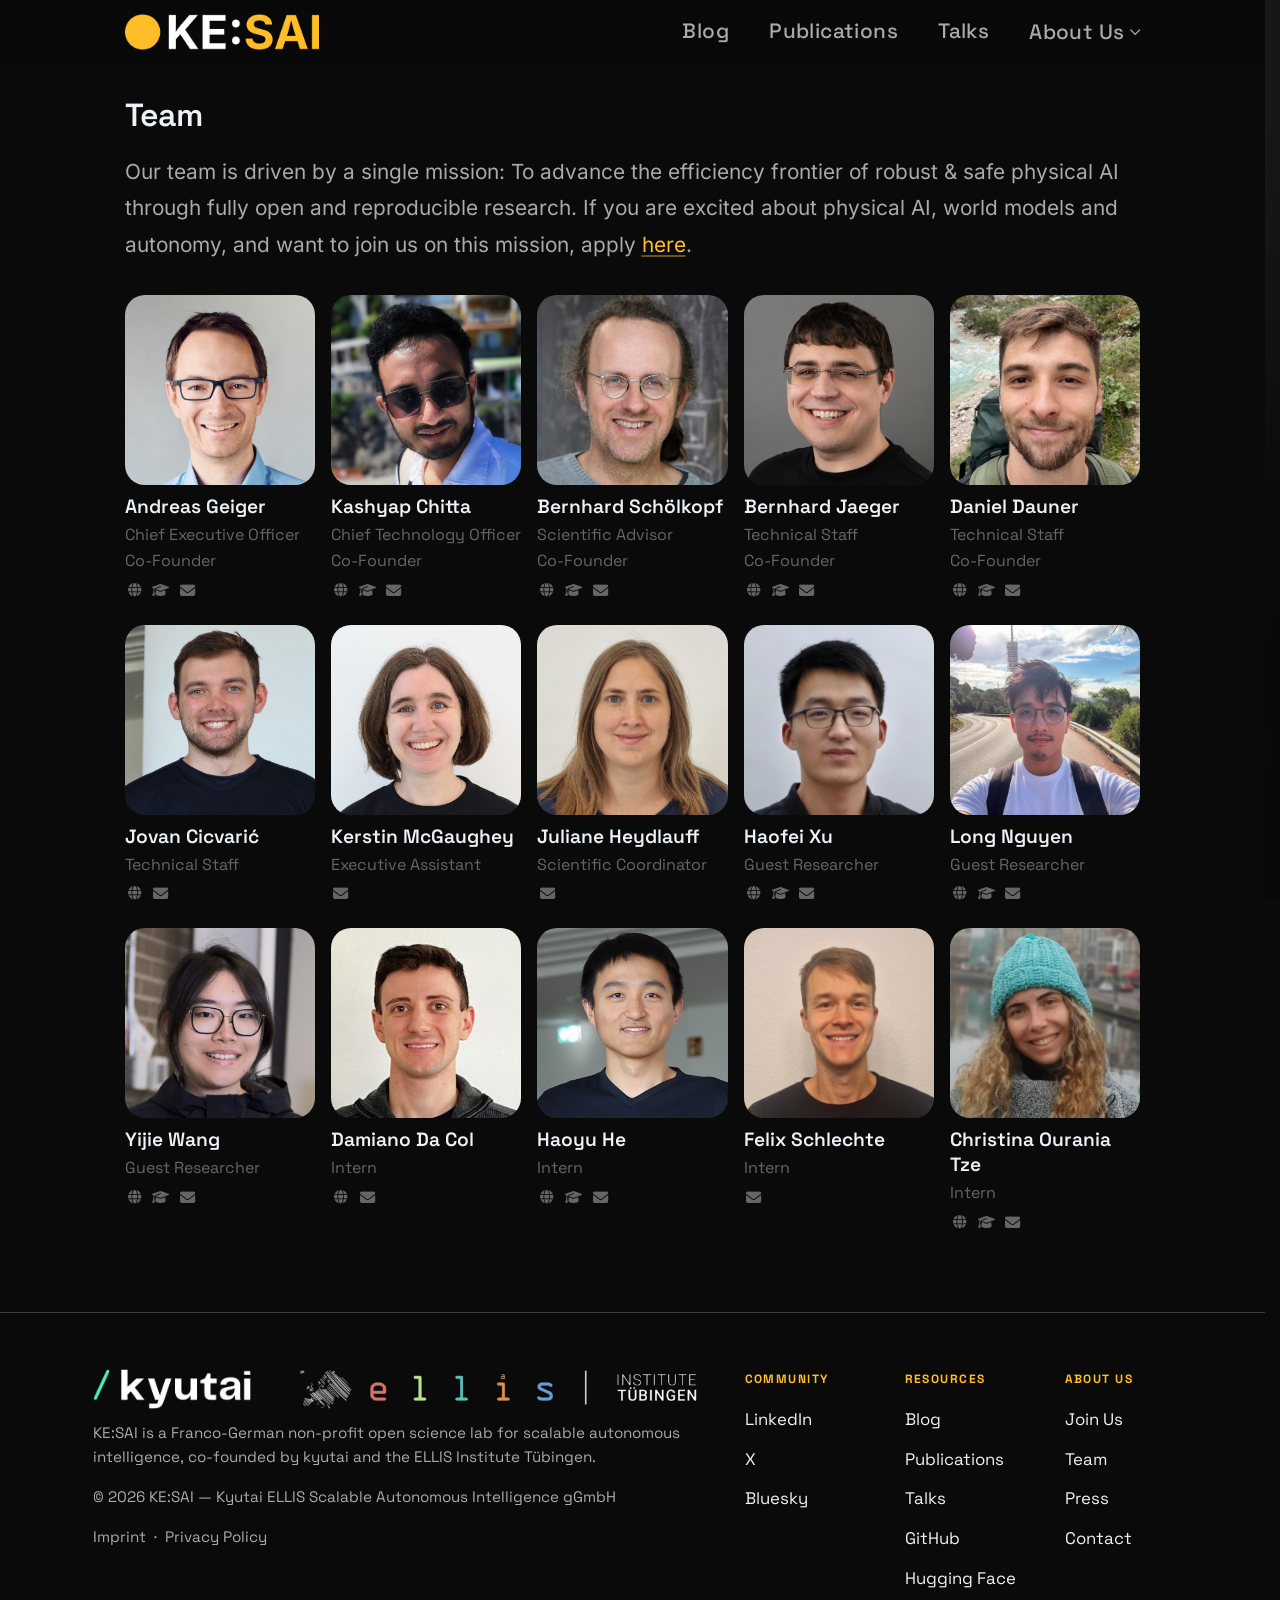
<file: team/index.html>
<!DOCTYPE html>
<html lang="en">
<head>
  <meta charset="UTF-8">
  <meta name="viewport" content="width=device-width, initial-scale=1.0">
  <title>KE:SAI Team — Open Science Physical AI Researchers</title>
  <meta name="description" content="Meet the KE:SAI research team — scientists advancing open-science physical AI, world models, and autonomous driving from Tübingen and Paris.">
  <meta property="og:type"        content="website">
  <meta property="og:site_name"   content="KE:SAI">
  <meta property="og:url"         content="https://kesai.eu/team/">
  <meta property="og:title"       content="KE:SAI Team — Open Science Physical AI Researchers">
  <meta property="og:description" content="Meet the KE:SAI research team — scientists advancing open-science physical AI, world models, and autonomous driving from Tübingen and Paris.">
  <meta property="og:image"       content="https://kesai.eu/assets/og-image.jpg">
  <meta name="twitter:card"       content="summary_large_image">
  <meta name="twitter:title"      content="KE:SAI Team — Open Science Physical AI Researchers">
  <meta name="twitter:description" content="Meet the KE:SAI research team — scientists advancing open-science physical AI, world models, and autonomous driving from Tübingen and Paris.">
  <meta name="twitter:image"      content="https://kesai.eu/assets/og-image.jpg">
  <link rel="icon" href="/assets/favicon.ico" type="image/x-icon">  <link rel="stylesheet" href="/assets/fonts/google/fonts.css">
  <link rel="stylesheet" href="/assets/fonts/fontawesome/css/solid.min.css">
  <link rel="stylesheet" href="/site.css">
  <style>html{background:#0a0a0a}</style>
  <script src="/site.js" defer></script>
</head>
<body>

  <header id="site-header"></header>

  <main>

    <section class="page-content">
      <h2 class="section-title">Team</h2>
      <p class="section-body">
        Our team is driven by a single mission: To advance the efficiency frontier of robust & safe physical AI through fully open and reproducible research. If you are excited about physical AI, world models and autonomy, and want to join us on this mission, apply <a href="/join">here</a>.
      </p>
      <div class="team-grid">

        <article class="team-card">
          <div class="team-photo">
            <img src="/assets/team/andreas-geiger.jpg" alt="Andreas Geiger" onerror="this.style.display='none'">
          </div>
          <div class="team-info">
            <span class="team-name">Andreas Geiger</span>
            <span class="team-title">Chief Executive Officer</span>
            <span class="team-role">Co-Founder</span>
            <div class="team-links">
              <a href="https://www.cvlibs.net/" class="team-link" title="Website" aria-label="Website" target="_blank" rel="noopener">
                <i class="fa-solid fa-globe" aria-hidden="true"></i>
              </a>
              <a href="https://scholar.google.com/citations?user=SrVnrPcAAAAJ" class="team-link" title="Google Scholar" aria-label="Google Scholar" target="_blank" rel="noopener">
                <i class="fa-solid fa-graduation-cap" aria-hidden="true"></i>
              </a>
              <a href="mailto:andreas@kesai.eu" class="team-link" title="Email" aria-label="Email">
                <i class="fa-solid fa-envelope" aria-hidden="true"></i>
              </a>
            </div>
          </div>
        </article>

        <article class="team-card">
          <div class="team-photo">
            <img src="/assets/team/kashyap-chitta.jpg" alt="Kashyap Chitta" onerror="this.style.display='none'">
          </div>
          <div class="team-info">
            <span class="team-name">Kashyap Chitta</span>
            <span class="team-title">Chief Technology Officer</span>
            <span class="team-role">Co-Founder</span>
            <div class="team-links">
              <a href="https://kashyap7x.github.io/" class="team-link" title="Website" aria-label="Website" target="_blank" rel="noopener">
                <i class="fa-solid fa-globe" aria-hidden="true"></i>
              </a>
              <a href="https://scholar.google.com/citations?user=vX5i2CcAAAAJ" class="team-link" title="Google Scholar" aria-label="Google Scholar" target="_blank" rel="noopener">
                <i class="fa-solid fa-graduation-cap" aria-hidden="true"></i>
              </a>
              <a href="mailto:kashyap@kesai.eu" class="team-link" title="Email" aria-label="Email">
                <i class="fa-solid fa-envelope" aria-hidden="true"></i>
              </a>
            </div>
          </div>
        </article>

        <article class="team-card">
          <div class="team-photo">
            <img src="/assets/team/bernhard-schoelkopf.jpg" alt="Bernhard Schölkopf" onerror="this.style.display='none'">
          </div>
          <div class="team-info">
            <span class="team-name">Bernhard Schölkopf</span>
            <span class="team-title">Scientific Advisor</span>
            <span class="team-role">Co-Founder</span>
            <div class="team-links">
              <a href="https://is.mpg.de/ei/person/bs" class="team-link" title="Website" aria-label="Website" target="_blank" rel="noopener">
                <i class="fa-solid fa-globe" aria-hidden="true"></i>
              </a>
              <a href="https://scholar.google.com/citations?user=DZ-fHPgAAAAJ" class="team-link" title="Google Scholar" aria-label="Google Scholar" target="_blank" rel="noopener">
                <i class="fa-solid fa-graduation-cap" aria-hidden="true"></i>
              </a>
              <a href="mailto:bs@tue.mpg.de" class="team-link" title="Email" aria-label="Email">
                <i class="fa-solid fa-envelope" aria-hidden="true"></i>
              </a>
            </div>
          </div>
        </article>

        <article class="team-card">
          <div class="team-photo">
            <img src="/assets/team/bernhard-jaeger.jpg" alt="Bernhard Jaeger" onerror="this.style.display='none'">
          </div>
          <div class="team-info">
            <span class="team-name">Bernhard Jaeger</span>
            <span class="team-title">Technical Staff</span>
            <span class="team-role">Co-Founder</span>
            <div class="team-links">
              <a href="https://kait0.github.io/" class="team-link" title="Website" aria-label="Website" target="_blank" rel="noopener">
                <i class="fa-solid fa-globe" aria-hidden="true"></i>
              </a>
              <a href="https://scholar.google.com/citations?user=JpceFvgAAAAJ" class="team-link" title="Google Scholar" aria-label="Google Scholar" target="_blank" rel="noopener">
                <i class="fa-solid fa-graduation-cap" aria-hidden="true"></i>
              </a>
              <a href="mailto:bernhard@kesai.eu" class="team-link" title="Email" aria-label="Email">
                <i class="fa-solid fa-envelope" aria-hidden="true"></i>
              </a>
            </div>
          </div>
        </article>

        <article class="team-card">
          <div class="team-photo">
            <img src="/assets/team/daniel-dauner.jpg" alt="Daniel Dauner" onerror="this.style.display='none'">
          </div>
          <div class="team-info">
            <span class="team-name">Daniel Dauner</span>
            <span class="team-title">Technical Staff</span>
            <span class="team-role">Co-Founder</span>
            <div class="team-links">
              <a href="https://danieldauner.github.io/" class="team-link" title="Website" aria-label="Website" target="_blank" rel="noopener">
                <i class="fa-solid fa-globe" aria-hidden="true"></i>
              </a>
              <a href="https://scholar.google.com/citations?user=tZqIYDcAAAAJ" class="team-link" title="Google Scholar" aria-label="Google Scholar" target="_blank" rel="noopener">
                <i class="fa-solid fa-graduation-cap" aria-hidden="true"></i>
              </a>
              <a href="mailto:daniel@kesai.eu" class="team-link" title="Email" aria-label="Email">
                <i class="fa-solid fa-envelope" aria-hidden="true"></i>
              </a>
            </div>
          </div>
        </article>

        <article class="team-card">
          <div class="team-photo">
            <img src="/assets/team/jovan-cicvaric.jpg" alt="Jovan Cicvarić" onerror="this.style.display='none'">
          </div>
          <div class="team-info">
            <span class="team-name">Jovan Cicvarić</span>
            <span class="team-title">Technical Staff</span>
            <div class="team-links">
              <a href="https://jcicvaric.com/" class="team-link" title="Website" aria-label="Website" target="_blank" rel="noopener">
                <i class="fa-solid fa-globe" aria-hidden="true"></i>
              </a>
              <a href="mailto:jovan@kesai.eu" class="team-link" title="Email" aria-label="Email">
                <i class="fa-solid fa-envelope" aria-hidden="true"></i>
              </a>
            </div>
          </div>
        </article>

        <article class="team-card">
          <div class="team-photo">
            <img src="/assets/team/kerstin-mcgaughey.jpg" alt="Kerstin McGaughey" onerror="this.style.display='none'">
          </div>
          <div class="team-info">
            <span class="team-name">Kerstin McGaughey</span>
            <span class="team-title">Executive Assistant</span>
            <div class="team-links">
              <a href="mailto:kerstin@kesai.eu" class="team-link" title="Email" aria-label="Email">
                <i class="fa-solid fa-envelope" aria-hidden="true"></i>
              </a>
            </div>
          </div>
        </article>

        <article class="team-card">
          <div class="team-photo">
            <img src="/assets/team/juliane-heydlauff.jpg" alt="Juliane Heydlauff" onerror="this.style.display='none'">
          </div>
          <div class="team-info">
            <span class="team-name">Juliane Heydlauff</span>
            <span class="team-title">Scientific Coordinator</span>
            <div class="team-links">
              <a href="mailto:juliane@kesai.eu" class="team-link" title="Email" aria-label="Email">
                <i class="fa-solid fa-envelope" aria-hidden="true"></i>
              </a>
            </div>
          </div>
        </article>

        <article class="team-card">
          <div class="team-photo">
            <img src="/assets/team/haofei-xu.jpg" alt="Haofei Xu" onerror="this.style.display='none'">
          </div>
          <div class="team-info">
            <span class="team-name">Haofei Xu</span>
            <span class="team-title">Guest Researcher</span>
            <div class="team-links">
              <a href="https://haofeixu.github.io/" class="team-link" title="Website" aria-label="Website" target="_blank" rel="noopener">
                <i class="fa-solid fa-globe" aria-hidden="true"></i>
              </a>
              <a href="https://scholar.google.com/citations?user=NhUwq_8AAAAJ" class="team-link" title="Google Scholar" aria-label="Google Scholar" target="_blank" rel="noopener">
                <i class="fa-solid fa-graduation-cap" aria-hidden="true"></i>
              </a>
              <a href="mailto:haofei@kesai.eu" class="team-link" title="Email" aria-label="Email">
                <i class="fa-solid fa-envelope" aria-hidden="true"></i>
              </a>
            </div>
          </div>
        </article>

        <article class="team-card">
          <div class="team-photo">
            <img src="/assets/team/long-nguyen.jpg?v=2" alt="Long Nguyen" onerror="this.style.display='none'">
          </div>
          <div class="team-info">
            <span class="team-name">Long Nguyen</span>
            <span class="team-title">Guest Researcher</span>
            <div class="team-links">
              <a href="https://ln2697.github.io/" class="team-link" title="Website" aria-label="Website" target="_blank" rel="noopener">
                <i class="fa-solid fa-globe" aria-hidden="true"></i>
              </a>
              <a href="https://scholar.google.com/citations?user=AIPaFgYAAAAJ&hl=en" class="team-link" title="Google Scholar" aria-label="Google Scholar" target="_blank" rel="noopener">
                <i class="fa-solid fa-graduation-cap" aria-hidden="true"></i>
              </a>
              <a href="mailto:long@kesai.eu" class="team-link" title="Email" aria-label="Email">
                <i class="fa-solid fa-envelope" aria-hidden="true"></i>
              </a>
            </div>
          </div>
        </article>

        <article class="team-card">
          <div class="team-photo">
            <img src="/assets/team/yijie-wang.jpg" alt="Yijie Wang" onerror="this.style.display='none'">
          </div>
          <div class="team-info">
            <span class="team-name">Yijie Wang</span>
            <span class="team-title">Guest Researcher</span>
            <div class="team-links">
              <a href="https://www.linkedin.com/in/yijie-wang0806/" class="team-link" title="Website" aria-label="Website" target="_blank" rel="noopener">
                <i class="fa-solid fa-globe" aria-hidden="true"></i>
              </a>
              <a href="https://scholar.google.com/citations?user=V0xjn40AAAAJ&hl=en" class="team-link" title="Google Scholar" aria-label="Google Scholar" target="_blank" rel="noopener">
                <i class="fa-solid fa-graduation-cap" aria-hidden="true"></i>
              </a>
              <a href="mailto:yijie@kesai.eu" class="team-link" title="Email" aria-label="Email">
                <i class="fa-solid fa-envelope" aria-hidden="true"></i>
              </a>
            </div>
          </div>
        </article>

        <article class="team-card">
          <div class="team-photo">
            <img src="/assets/team/damiano-da-col.jpg" alt="Damiano Da Col" onerror="this.style.display='none'">
          </div>
          <div class="team-info">
            <span class="team-name">Damiano Da Col</span>
            <span class="team-title">Intern</span>
            <div class="team-links">
              <a href="https://www.linkedin.com/in/damiano-da-col/" class="team-link" title="Website" aria-label="Website" target="_blank" rel="noopener">
                <i class="fa-solid fa-globe" aria-hidden="true"></i>
              </a>
              <a href="mailto:damiano@kesai.eu" class="team-link" title="Email" aria-label="Email">
                <i class="fa-solid fa-envelope" aria-hidden="true"></i>
              </a>
            </div>
          </div>
        </article>

        <article class="team-card">
          <div class="team-photo">
            <img src="/assets/team/haoyu-he.jpg" alt="Haoyu He" onerror="this.style.display='none'">
          </div>
          <div class="team-info">
            <span class="team-name">Haoyu He</span>
            <span class="team-title">Intern</span>
            <div class="team-links">
              <a href="https://cli212.github.io/" class="team-link" title="Website" aria-label="Website" target="_blank" rel="noopener">
                <i class="fa-solid fa-globe" aria-hidden="true"></i>
              </a>
              <a href="https://scholar.google.com/citations?user=iCuAM4IAAAAJ" class="team-link" title="Google Scholar" aria-label="Google Scholar" target="_blank" rel="noopener">
                <i class="fa-solid fa-graduation-cap" aria-hidden="true"></i>
              </a>
              <a href="mailto:haoyu@kesai.eu" class="team-link" title="Email" aria-label="Email">
                <i class="fa-solid fa-envelope" aria-hidden="true"></i>
              </a>
            </div>
          </div>
        </article>

        <article class="team-card">
          <div class="team-photo">
            <img src="/assets/team/felix-schlechte.jpg" alt="Felix Schlechte" onerror="this.style.display='none'">
          </div>
          <div class="team-info">
            <span class="team-name">Felix Schlechte</span>
            <span class="team-title">Intern</span>
            <div class="team-links">
              <a href="mailto:felix@kesai.eu" class="team-link" title="Email" aria-label="Email">
                <i class="fa-solid fa-envelope" aria-hidden="true"></i>
              </a>
            </div>
          </div>
        </article>

        <article class="team-card">
          <div class="team-photo">
            <img src="/assets/team/christina-ourania-tze.jpeg" alt="Christina Ourania Tze" onerror="this.style.display='none'">
          </div>
          <div class="team-info">
            <span class="team-name">Christina Ourania Tze</span>
            <span class="team-title">Intern</span>
            <div class="team-links">
              <a href="https://raniatze.github.io/" class="team-link" title="Website" aria-label="Website" target="_blank" rel="noopener">
                <i class="fa-solid fa-globe" aria-hidden="true"></i>
              </a>
              <a href="https://scholar.google.com/citations?user=iJo969kAAAAJ&amp;hl=en" class="team-link" title="Google Scholar" aria-label="Google Scholar" target="_blank" rel="noopener">
                <i class="fa-solid fa-graduation-cap" aria-hidden="true"></i>
              </a>
              <a href="mailto:christina@kesai.eu" class="team-link" title="Email" aria-label="Email">
                <i class="fa-solid fa-envelope" aria-hidden="true"></i>
              </a>
            </div>
          </div>
        </article>

      </div>

    </section>
  </main>

  <footer id="site-footer"></footer>

</body>
</html>
</file>
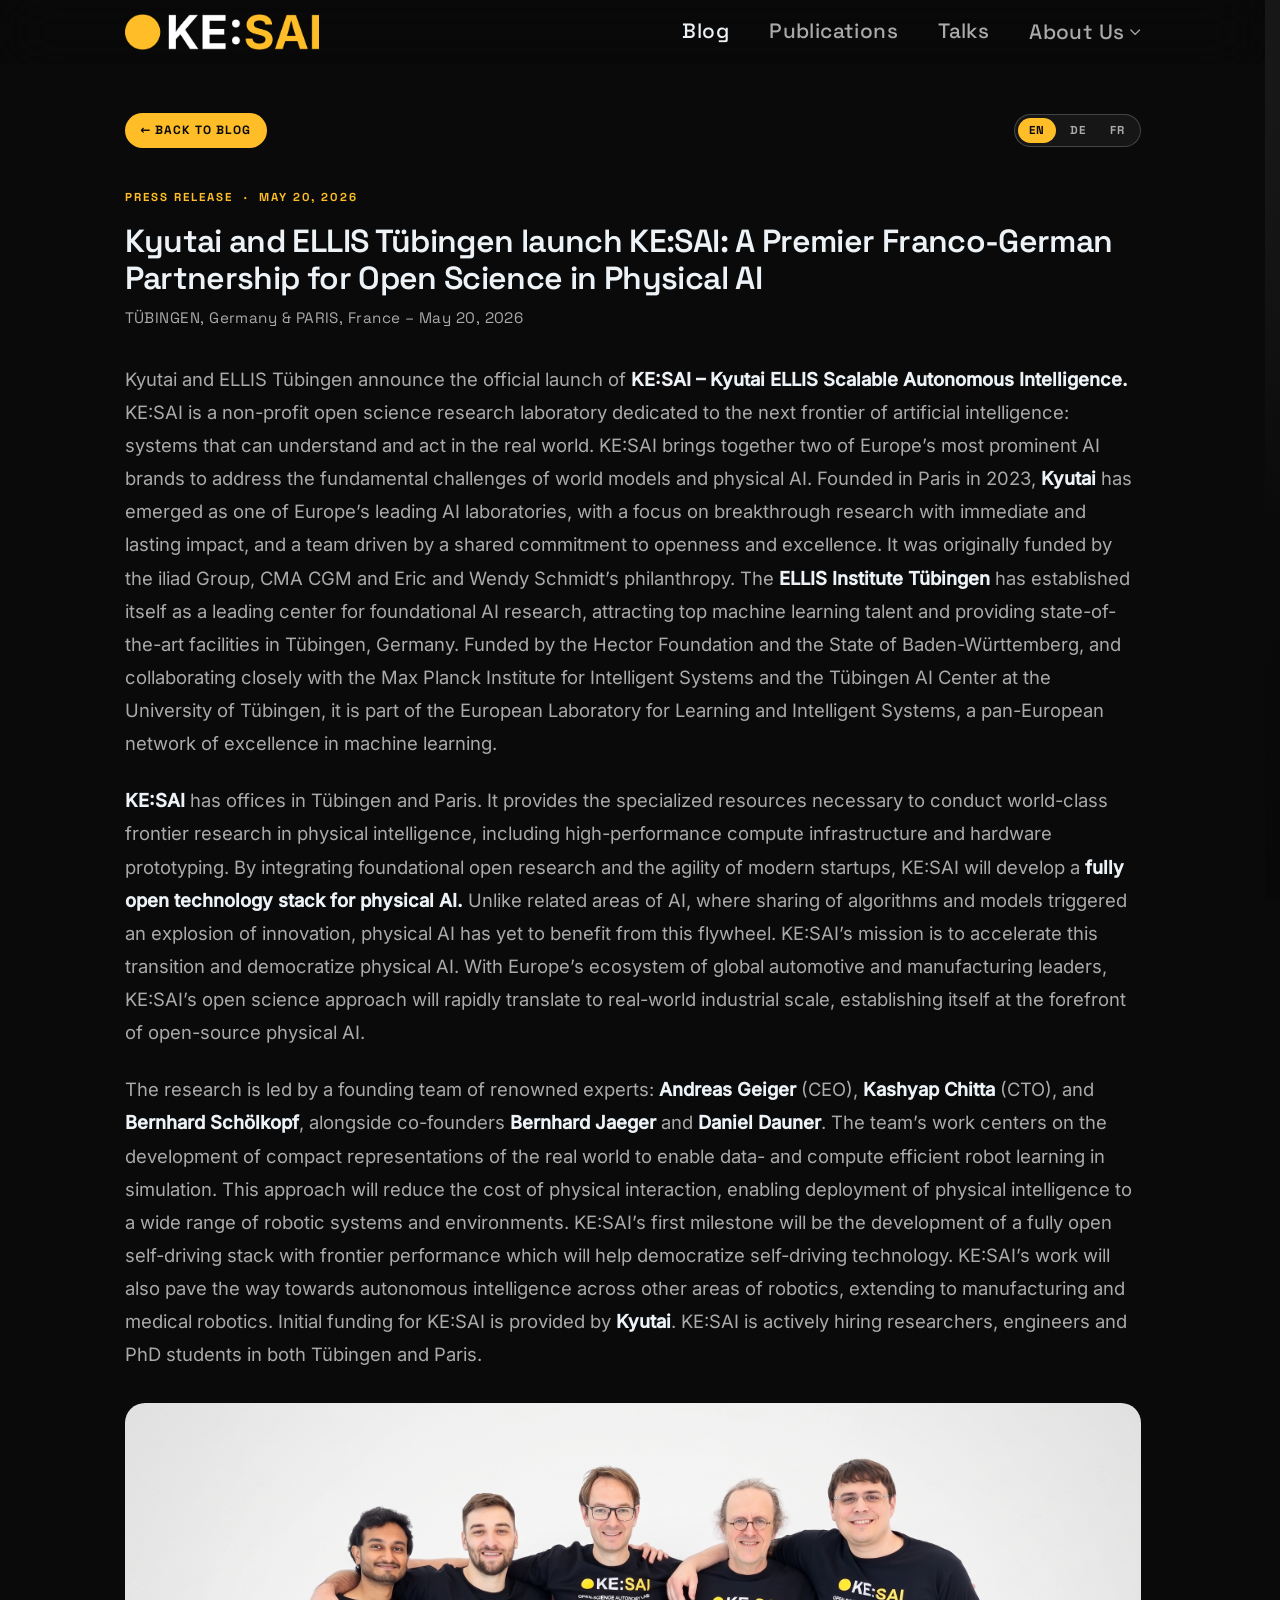
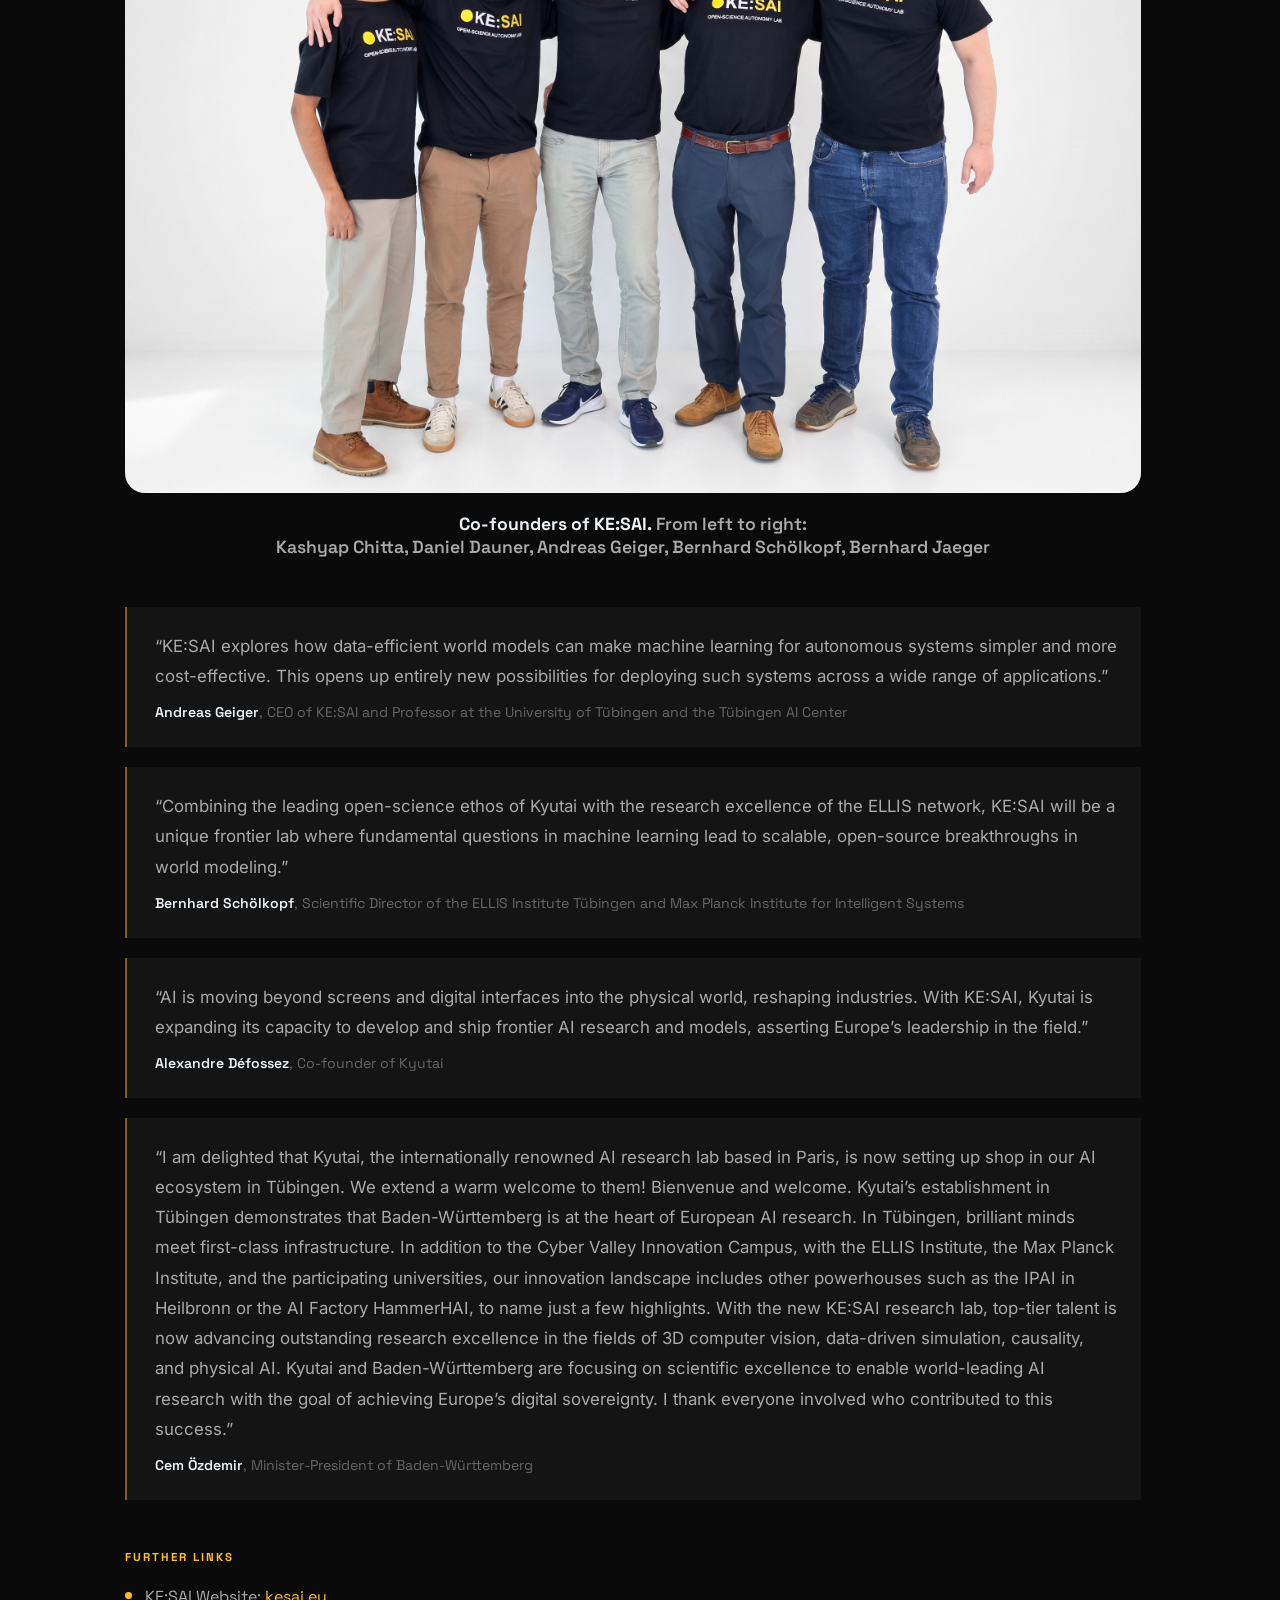
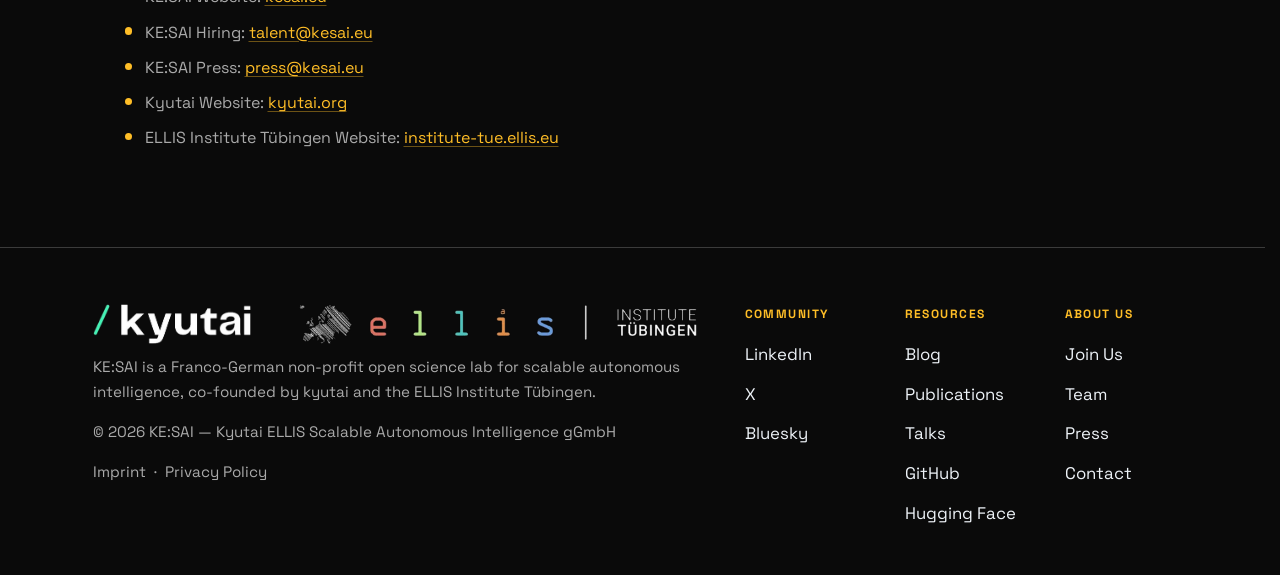
<file: blog/2026-05-20-kesai-launch/index.html>
<!DOCTYPE html>
<html lang="en">
<head>
  <meta charset="UTF-8">
  <meta name="viewport" content="width=device-width, initial-scale=1.0">
  <title>KE:SAI Launch — A Premier Franco-German Partnership for Open Science in Physical AI</title>
  <meta name="description" content="Kyutai and ELLIS Tübingen announce the official launch of KE:SAI – Kyutai ELLIS Scalable Autonomous Intelligence, a non-profit open science lab for physical AI.">
  <meta property="og:type"        content="article">
  <meta property="og:site_name"   content="KE:SAI">
  <meta property="og:url"         content="https://kesai.eu/blog/2026-05-20-kesai-launch/">
  <meta property="og:title"       content="Kyutai and ELLIS Tübingen launch KE:SAI: A Premier Franco-German Partnership for Open Science in Physical AI">
  <meta property="og:description" content="Kyutai and ELLIS Tübingen announce the official launch of KE:SAI – Kyutai ELLIS Scalable Autonomous Intelligence, a non-profit open science lab for physical AI.">
  <meta property="og:image"       content="https://kesai.eu/assets/founders.jpg">
  <meta property="article:published_time" content="2026-05-20">
  <meta name="twitter:card"       content="summary_large_image">
  <meta name="twitter:title"      content="Kyutai and ELLIS Tübingen launch KE:SAI">
  <meta name="twitter:description" content="Kyutai and ELLIS Tübingen announce the official launch of KE:SAI – Kyutai ELLIS Scalable Autonomous Intelligence, a non-profit open science lab for physical AI.">
  <meta name="twitter:image"      content="https://kesai.eu/assets/founders.jpg">
  <link rel="icon" href="/assets/favicon.ico" type="image/x-icon">  <link rel="stylesheet" href="/assets/fonts/google/fonts.css">
  <link rel="stylesheet" href="/site.css?v=blog-typography-2">
  <style>html{background:#0a0a0a}</style>
  <script>document.documentElement.classList.add('blog-loading');</script>
  <script src="/site.js" defer></script>
  <script>
    window.addEventListener('load', function () {
      document.querySelectorAll('.site-nav a, .mobile-nav a').forEach(function (a) {
        if (a.getAttribute('href') === '/blog') a.classList.add('active');
      });

      // Language toggle
      var btns = document.querySelectorAll('.lang-btn');
      var contents = document.querySelectorAll('.lang-content');

      btns.forEach(function (btn) {
        btn.addEventListener('click', function () {
          var lang = this.dataset.lang;
          var current = document.querySelector('.lang-content:not([hidden])');
          var next = document.querySelector('.lang-content[data-lang="' + lang + '"]');
          if (current === next) return;

          btns.forEach(function (b) { b.classList.toggle('active', b.dataset.lang === lang); });

          current.style.opacity = '0';
          setTimeout(function () {
            current.hidden = true;
            current.style.opacity = '';
            next.hidden = false;
            next.style.opacity = '0';
            requestAnimationFrame(function () {
              requestAnimationFrame(function () { next.style.opacity = '1'; });
            });
          }, 180);
        });
      });
    });
  </script>
</head>
<body>

  <header id="site-header"></header>

  <main>
    <article class="lp-section">

      <div class="blog-post-top">
        <a href="/blog/" class="blog-back">&larr; Back to Blog</a>
        <div class="lang-toggle" role="group" aria-label="Language">
          <button class="lang-btn active" data-lang="en">EN</button>
          <button class="lang-btn" data-lang="de">DE</button>
          <button class="lang-btn" data-lang="fr">FR</button>
        </div>
      </div>

      <!-- ═══ ENGLISH ═══════════════════════════════════════════ -->
      <div class="lang-content" data-lang="en">

        <p class="section-eyebrow">Press Release &nbsp;&middot;&nbsp; May 20, 2026</p>
        <h1 class="section-title">Kyutai and ELLIS Tübingen launch KE:SAI: A Premier Franco-German Partnership for Open Science in Physical AI</h1>
        <p class="blog-dateline">T&Uuml;BINGEN, Germany &amp; PARIS, France &ndash; May 20, 2026</p>

        <div class="blog-body">
          <p>Kyutai and ELLIS T&uuml;bingen announce the official launch of <strong>KE:SAI &ndash; Kyutai ELLIS Scalable Autonomous Intelligence.</strong> KE:SAI is a non-profit open science research laboratory dedicated to the next frontier of artificial intelligence: systems that can understand and act in the real world. KE:SAI brings together two of Europe&rsquo;s most prominent AI brands to address the fundamental challenges of world models and physical AI. Founded in Paris in 2023, <strong>Kyutai</strong> has emerged as one of Europe&rsquo;s leading AI laboratories, with a focus on breakthrough research with immediate and lasting impact, and a team driven by a shared commitment to openness and excellence. It was originally funded by the iliad Group, CMA CGM and Eric and Wendy Schmidt&rsquo;s philanthropy. The <strong>ELLIS Institute T&uuml;bingen</strong> has established itself as a leading center for foundational AI research, attracting top machine learning talent and providing state-of-the-art facilities in T&uuml;bingen, Germany. Funded by the Hector Foundation and the State of Baden-W&uuml;rttemberg, and collaborating closely with the Max Planck Institute for Intelligent Systems and the T&uuml;bingen AI Center at the University of T&uuml;bingen, it is part of the European Laboratory for Learning and Intelligent Systems, a pan-European network of excellence in machine learning.</p>
          <p><strong>KE:SAI</strong> has offices in T&uuml;bingen and Paris. It provides the specialized resources necessary to conduct world-class frontier research in physical intelligence, including high-performance compute infrastructure and hardware prototyping. By integrating foundational open research and the agility of modern startups, KE:SAI will develop a <strong>fully open technology stack for physical AI.</strong> Unlike related areas of AI, where sharing of algorithms and models triggered an explosion of innovation, physical AI has yet to benefit from this flywheel. KE:SAI&rsquo;s mission is to accelerate this transition and democratize physical AI. With Europe&rsquo;s ecosystem of global automotive and manufacturing leaders, KE:SAI&rsquo;s open science approach will rapidly translate to real-world industrial scale, establishing itself at the forefront of open-source physical AI.</p>
          <p>The research is led by a founding team of renowned experts: <strong>Andreas Geiger</strong> (CEO), <strong>Kashyap Chitta</strong> (CTO), and <strong>Bernhard Sch&ouml;lkopf</strong>, alongside co-founders <strong>Bernhard Jaeger</strong> and <strong>Daniel Dauner</strong>. The team&rsquo;s work centers on the development of compact representations of the real world to enable data- and compute efficient robot learning in simulation. This approach will reduce the cost of physical interaction, enabling deployment of physical intelligence to a wide range of robotic systems and environments. KE:SAI&rsquo;s first milestone will be the development of a fully open self-driving stack with frontier performance which will help democratize self-driving technology. KE:SAI&rsquo;s work will also pave the way towards autonomous intelligence across other areas of robotics, extending to manufacturing and medical robotics. Initial funding for KE:SAI is provided by <strong>Kyutai</strong>. KE:SAI is actively hiring researchers, engineers and PhD students in both T&uuml;bingen and Paris.</p>
        </div>

        <img src="/assets/founders.jpg" alt="Co-founders of KE:SAI" class="founders-photo">
        <p class="photo-caption"><strong>Co-founders of KE:SAI.</strong> From left to right:<br> Kashyap Chitta, Daniel Dauner, Andreas Geiger, Bernhard Sch&ouml;lkopf, Bernhard Jaeger</p>

        <div class="blog-quotes">
          <blockquote class="blog-quote">
            <p class="blog-quote-text">&ldquo;KE:SAI explores how data-efficient world models can make machine learning for autonomous systems simpler and more cost-effective. This opens up entirely new possibilities for deploying such systems across a wide range of applications.&rdquo;</p>
            <cite class="blog-quote-attr"><strong>Andreas Geiger</strong>, CEO of KE:SAI and Professor at the University of T&uuml;bingen and the T&uuml;bingen AI Center</cite>
          </blockquote>
          <blockquote class="blog-quote">
            <p class="blog-quote-text">&ldquo;Combining the leading open-science ethos of Kyutai with the research excellence of the ELLIS network, KE:SAI will be a unique frontier lab where fundamental questions in machine learning lead to scalable, open-source breakthroughs in world modeling.&rdquo;</p>
            <cite class="blog-quote-attr"><strong>Bernhard Sch&ouml;lkopf</strong>, Scientific Director of the ELLIS Institute T&uuml;bingen and Max Planck Institute for Intelligent Systems</cite>
          </blockquote>
          <blockquote class="blog-quote">
            <p class="blog-quote-text">&ldquo;AI is moving beyond screens and digital interfaces into the physical world, reshaping industries. With KE:SAI, Kyutai is expanding its capacity to develop and ship frontier AI research and models, asserting Europe&rsquo;s leadership in the field.&rdquo;</p>
            <cite class="blog-quote-attr"><strong>Alexandre D&eacute;fossez</strong>, Co-founder of Kyutai</cite>
          </blockquote>
          <blockquote class="blog-quote">
            <p class="blog-quote-text">&ldquo;I am delighted that Kyutai, the internationally renowned AI research lab based in Paris, is now setting up shop in our AI ecosystem in T&uuml;bingen. We extend a warm welcome to them! Bienvenue and welcome. Kyutai&rsquo;s establishment in T&uuml;bingen demonstrates that Baden-W&uuml;rttemberg is at the heart of European AI research. In T&uuml;bingen, brilliant minds meet first-class infrastructure. In addition to the Cyber Valley Innovation Campus, with the ELLIS Institute, the Max Planck Institute, and the participating universities, our innovation landscape includes other powerhouses such as the IPAI in Heilbronn or the AI Factory HammerHAI, to name just a few highlights. With the new KE:SAI research lab, top-tier talent is now advancing outstanding research excellence in the fields of 3D computer vision, data-driven simulation, causality, and physical AI. Kyutai and Baden-W&uuml;rttemberg are focusing on scientific excellence to enable world-leading AI research with the goal of achieving Europe&rsquo;s digital sovereignty. I thank everyone involved who contributed to this success.&rdquo;</p>
            <cite class="blog-quote-attr"><strong>Cem &Ouml;zdemir</strong>, Minister-President of Baden-W&uuml;rttemberg</cite>
          </blockquote>
        </div>

        <p class="section-eyebrow">Further Links</p>
        <ul class="blog-links-list">
          <li>KE:SAI Website: <a href="https://kesai.eu" target="_blank" rel="noopener">kesai.eu</a></li>
          <li>KE:SAI Hiring: <a href="mailto:talent@kesai.eu">talent@kesai.eu</a></li>
          <li>KE:SAI Press: <a href="mailto:press@kesai.eu">press@kesai.eu</a></li>
          <li>Kyutai Website: <a href="https://kyutai.org/" target="_blank" rel="noopener">kyutai.org</a></li>
          <li>ELLIS Institute T&uuml;bingen Website: <a href="https://institute-tue.ellis.eu/" target="_blank" rel="noopener">institute-tue.ellis.eu</a></li>
        </ul>

      </div><!-- /en -->

      <!-- ═══ DEUTSCH ════════════════════════════════════════════ -->
      <div class="lang-content" data-lang="de" hidden>

        <p class="section-eyebrow">Pressemitteilung &nbsp;&middot;&nbsp; 20. Mai 2026</p>
        <h1 class="section-title">Kyutai und ELLIS T&uuml;bingen gr&uuml;nden KE:SAI: Eine deutsch-franz&ouml;sische Partnerschaft f&uuml;r Open Science in der physischen KI</h1>
        <p class="blog-dateline">T&Uuml;BINGEN, Deutschland &amp; PARIS, Frankreich &ndash; 20. Mai 2026</p>

        <div class="blog-body">
          <p>Kyutai und ELLIS T&uuml;bingen geben den offiziellen Start von <strong>KE:SAI &ndash; Kyutai ELLIS Scalable Autonomous Intelligence</strong> bekannt. KE:SAI ist ein gemeinn&uuml;tziges Open-Science Forschungslabor, das sich der n&auml;chsten Herausforderung der K&uuml;nstlichen Intelligenz widmet: Systeme, welche die reale Welt verstehen und in ihr agieren k&ouml;nnen. KE:SAI bringt zwei der bekanntesten KI-Marken Europas zusammen, um die grundlegenden Herausforderungen von Weltmodellen und physischer KI anzugehen. <strong>Kyutai</strong> wurde 2023 in Paris gegr&uuml;ndet und hat sich zu einem der f&uuml;hrenden KI-Labore Europas entwickelt, mit einem Fokus auf bahnbrechender Forschung, getragen von einem Team, das sich gemeinsam f&uuml;r Offenheit und Exzellenz einsetzt. Kyutai wurde von der iliad Group, CMA CGM und Eric and Wendy Schmidt&rsquo;s Philanthropy finanziert. Das <strong>ELLIS Institut T&uuml;bingen</strong> hat sich als f&uuml;hrendes Zentrum f&uuml;r KI-Grundlagenforschung etabliert, das Top-Talente im Bereich des maschinellen Lernens anzieht und hochmoderne Einrichtungen zur Verf&uuml;gung stellt. Es wird von der Hector Stiftung und dem Land Baden-W&uuml;rttemberg finanziert und arbeitet eng mit dem Max-Planck-Institut f&uuml;r Intelligente Systeme sowie dem T&uuml;bingen AI Center an der Universit&auml;t T&uuml;bingen zusammen. Es ist Teil des European Laboratory for Learning and Intelligent Systems, einem paneurop&auml;ischen Exzellenznetzwerk f&uuml;r maschinelles Lernen.</p>
          <p><strong>KE:SAI</strong> verf&uuml;gt &uuml;ber Standorte in T&uuml;bingen und Paris. Es stellt die notwendigen Ressourcen bereit, um Spitzenforschung im Bereich der physischen Intelligenz m&ouml;glich zu machen. Durch die Kombination von offener Forschung mit der Agilit&auml;t moderner Start-ups wird KE:SAI einen <strong>offenen technologischen Ansatz f&uuml;r physische KI</strong> entwickeln. Im Gegensatz zu verwandten KI-Bereichen, in denen offene Algorithmen und Modelle ma&szlig;geblich Innovation vorangetrieben haben, hat die physische KI bisher noch vergleichsweise wenig von diesem Synergieeffekt profitiert. Die Mission von KE:SAI ist es, diesen &Uuml;bergang zu beschleunigen und physische KI zu demokratisieren. Mithilfe des europ&auml;ischen &Ouml;kosystems aus globalen Spitzenunternehmen der Automobil- und Fertigungsindustrie k&ouml;nnen die von KE:SAI entwickelten Modelle schnell in die industrielle Praxis &uuml;berf&uuml;hrt werden.</p>
          <p>Die Forschung wird von einem Gr&uuml;nderteam renommierter Experten geleitet: <strong>Andreas Geiger</strong> (CEO), <strong>Kashyap Chitta</strong> (CTO), <strong>Bernhard Sch&ouml;lkopf</strong>, <strong>Bernhard Jaeger</strong> und <strong>Daniel Dauner</strong>. Die Arbeit des Teams konzentriert sich auf die Entwicklung kompakter Repr&auml;sentationen der realen Welt, um daten- und recheneffizientes Lernen in Simulationen zu erm&ouml;glichen. Dieser Ansatz wird die Kosten f&uuml;r physische Interaktionen senken und den Einsatz k&uuml;nstlicher Intelligenz in einer Vielzahl von Robotersystemen und Umgebungen erm&ouml;glichen. Der erste Meilenstein von KE:SAI wird die Entwicklung eines leistungsf&auml;higen und vollst&auml;ndig offenen Systems f&uuml;r autonomes Fahren sein, was zur Demokratisierung dieser Technologie beitragen wird. Die Arbeit von KE:SAI wird zudem den Weg f&uuml;r autonome Intelligenz in anderen Bereichen der Robotik ebnen, bis hin zur Fertigungstechnik und der Medizinrobotik. Die Anschubfinanzierung f&uuml;r KE:SAI wird von <strong>Kyutai</strong> bereitgestellt. KE:SAI stellt derzeit aktiv Forscher, Ingenieure und Doktoranden sowohl in T&uuml;bingen als auch in Paris ein.</p>
        </div>

        <img src="/assets/founders.jpg" alt="Gr&uuml;nder von KE:SAI" class="founders-photo">
        <p class="photo-caption"><strong>Gr&uuml;nder von KE:SAI.</strong> Von links nach rechts:<br> Kashyap Chitta, Daniel Dauner, Andreas Geiger, Bernhard Sch&ouml;lkopf, Bernhard Jaeger</p>

        <div class="blog-quotes">
          <blockquote class="blog-quote">
            <p class="blog-quote-text">&bdquo;KE:SAI erforscht wie dateneffiziente Weltmodelle das maschinelle Lernen autonomer Systeme einfacher und kosteng&uuml;nstiger machen k&ouml;nnen. Damit er&ouml;ffnen sich v&ouml;llig neue M&ouml;glichkeiten, solche Systeme in unterschiedlichsten Anwendungen zum Einsatz zu bringen.&ldquo;</p>
            <cite class="blog-quote-attr"><strong>Andreas Geiger</strong>, Gesch&auml;ftsf&uuml;hrer von KE:SAI und Professor an der Universit&auml;t T&uuml;bingen und dem T&uuml;bingen AI Center</cite>
          </blockquote>
          <blockquote class="blog-quote">
            <p class="blog-quote-text">&bdquo;Durch die Kombination des Open-Science-Ethos von Kyutai mit der Forschungsexzellenz des ELLIS-Netzwerks wird KE:SAI ein einzigartiges Spitzenlabor sein, in dem grundlegende Fragen des maschinellen Lernens zu skalierbaren offenen Durchbr&uuml;chen im Bereich der Weltmodellierung f&uuml;hren.&ldquo;</p>
            <cite class="blog-quote-attr"><strong>Bernhard Sch&ouml;lkopf</strong>, Wissenschaftlicher Direktor des ELLIS Institute T&uuml;bingen und des Max-Planck-Instituts f&uuml;r Intelligente Systeme</cite>
          </blockquote>
          <blockquote class="blog-quote">
            <p class="blog-quote-text">&bdquo;KI entwickelt sich &uuml;ber Bildschirme und digitale Schnittstellen hinaus in die physische Welt und ver&auml;ndert viele Industriebereiche grundlegend. Mit KE:SAI erweitert Kyutai seine Ambitionen, Spitzenforschung und -modelle im Bereich der KI zu entwickeln und zu ver&ouml;ffentlichen, und bekr&auml;ftigt damit die europ&auml;ische F&uuml;hrung in diesem Feld.&ldquo;</p>
            <cite class="blog-quote-attr"><strong>Alexandre D&eacute;fossez</strong>, Mitbegr&uuml;nder von Kyutai</cite>
          </blockquote>
          <blockquote class="blog-quote">
            <p class="blog-quote-text">&bdquo;Ich freue mich au&szlig;erordentlich, dass sich das international renommierte KI-Forschungslabor Kyutai mit Sitz in Paris nun auch in unserem KI-&Ouml;kosystem in T&uuml;bingen niederlassen wird. Wir hei&szlig;en sie herzlich willkommen! Bienvenue and welcome. Die Ansiedlung von Kyutai in T&uuml;bingen zeigt: Baden-W&uuml;rttemberg ist Herz der europ&auml;ischen KI-Forschung. In T&uuml;bingen treffen exzellente K&ouml;pfe auf eine erstklassige Infrastruktur. Neben dem Innovationscampus Cyber Valley, mit dem ELLIS Institut, dem Max-Planck-Institut und den beteiligten Universit&auml;ten, geh&ouml;ren zu unserer Innovationslandschaft weitere Hot Spots wie das IPAI in Heilbronn oder die AI Factory HammerHAI, um nur einige Highlights zu nennen. Mit dem neuen KE:SAI-Forschungslabor kommen zus&auml;tzliche Talente nach Baden-W&uuml;rttemberg und treiben dadurch die herausragende Forschung in den Bereichen 3D Computer Vision, datengetriebene Simulation, Kausalit&auml;t und physische KI weiter voran. Kyutai und Baden-W&uuml;rttemberg richten den Fokus auf wissenschaftliche Exzellenz, um weltweit f&uuml;hrende KI-Forschung &ndash; mit dem Ziel der digitalen Souver&auml;nit&auml;t Europas &ndash; zu erm&ouml;glichen. Ich danke allen Mitwirkenden, die zu diesem Erfolg beigetragen haben.&ldquo;</p>
            <cite class="blog-quote-attr"><strong>Cem &Ouml;zdemir</strong>, Ministerpr&auml;sident von Baden-W&uuml;rttemberg</cite>
          </blockquote>
        </div>

        <p class="section-eyebrow">Weiterf&uuml;hrende Links</p>
        <ul class="blog-links-list">
          <li>KE:SAI Website: <a href="https://kesai.eu" target="_blank" rel="noopener">kesai.eu</a></li>
          <li>KE:SAI Karriere: <a href="mailto:talent@kesai.eu">talent@kesai.eu</a></li>
          <li>KE:SAI Presse: <a href="mailto:press@kesai.eu">press@kesai.eu</a></li>
          <li>Kyutai Website: <a href="https://kyutai.org/" target="_blank" rel="noopener">kyutai.org</a></li>
          <li>ELLIS Institute T&uuml;bingen Website: <a href="https://institute-tue.ellis.eu/" target="_blank" rel="noopener">institute-tue.ellis.eu</a></li>
        </ul>

      </div><!-- /de -->

      <!-- ═══ FRANÇAIS ═══════════════════════════════════════════ -->
      <div class="lang-content" data-lang="fr" hidden>

        <p class="section-eyebrow">Communiqu&eacute; de presse &nbsp;&middot;&nbsp; 20 mai 2026</p>
        <h1 class="section-title">Kyutai et l&rsquo;ELLIS Institute T&uuml;bingen lancent KE:SAI&nbsp;: un partenariat franco-allemand de premier plan pour l&rsquo;IA physique en open science</h1>
        <p class="blog-dateline">T&Uuml;BINGEN, Allemagne &amp; PARIS, France &ndash; le 20 mai 2026</p>

        <div class="blog-body">
          <p>Kyutai et l&rsquo;ELLIS Institute T&uuml;bingen annoncent le lancement officiel <strong>de KE:SAI &ndash; Kyutai ELLIS Scalable Autonomous Intelligence</strong>. KE:SAI est un laboratoire de recherche &agrave; but non lucratif d&eacute;di&eacute; &agrave; la prochaine grande &eacute;tape de l&rsquo;intelligence artificielle&nbsp;: des syst&egrave;mes capables de comprendre, anticiper et agir dans le monde r&eacute;el. KE:SAI r&eacute;unit deux des acteurs les plus reconnus de l&rsquo;IA en Europe afin de relever les d&eacute;fis fondamentaux li&eacute;s aux world models et &agrave; l&rsquo;IA physique. Fond&eacute; &agrave; Paris en 2023, <strong>Kyutai</strong> s&rsquo;est rapidement impos&eacute; comme l&rsquo;un des principaux laboratoires europ&eacute;ens d&rsquo;intelligence artificielle, gr&acirc;ce &agrave; des travaux de recherche de rupture con&ccedil;us pour avoir un impact concret et durable. Le laboratoire r&eacute;unit une &eacute;quipe port&eacute;e par une m&ecirc;me exigence d&rsquo;excellence et d&rsquo;ouverture. Kyutai a initialement &eacute;t&eacute; financ&eacute; par le groupe iliad, CMA CGM et Eric and Wendy Schmidt&rsquo;s philanthropy. L&rsquo;<strong>ELLIS Institute T&uuml;bingen</strong> s&rsquo;est, de son c&ocirc;t&eacute;, &eacute;tabli comme un centre de r&eacute;f&eacute;rence en recherche fondamentale sur l&rsquo;IA. L&rsquo;institut attire des talents de premier plan en machine learning et b&eacute;n&eacute;ficie d&rsquo;infrastructures de pointe &agrave; T&uuml;bingen, en Allemagne. Financ&eacute; par la Fondation Hector et le Land du Bade-Wurtemberg, et collaborant &eacute;troitement avec le Max Planck Institute for Intelligent Systems ainsi que l&rsquo;Universit&eacute; de T&uuml;bingen, l&rsquo;institut fait partie du European Laboratory for Learning and Intelligent Systems (ELLIS), un r&eacute;seau paneurop&eacute;en d&rsquo;excellence d&eacute;di&eacute; au machine learning.</p>
          <p><strong>KE:SAI</strong> dispose de bureaux &agrave; T&uuml;bingen et &agrave; Paris. Le laboratoire met &agrave; disposition les ressources sp&eacute;cialis&eacute;es n&eacute;cessaires &agrave; une recherche de pointe en intelligence physique, notamment des infrastructures de calcul haute performance et des capacit&eacute;s de prototypage mat&eacute;riel. En combinant recherche fondamentale ouverte et agilit&eacute; des startups modernes, KE:SAI d&eacute;veloppera <strong>une infrastructure logicielle enti&egrave;rement ouverte d&eacute;di&eacute;e &agrave; l&rsquo;IA physique</strong>. Alors que le partage des algorithmes et des mod&egrave;les a contribu&eacute; &agrave; acc&eacute;l&eacute;rer l&rsquo;innovation dans d&rsquo;autres domaines de l&rsquo;IA, l&rsquo;IA physique n&rsquo;a pas encore b&eacute;n&eacute;fici&eacute; de cette dynamique. La mission de KE:SAI est pr&eacute;cis&eacute;ment d&rsquo;acc&eacute;l&eacute;rer cette transition et de d&eacute;mocratiser l&rsquo;IA physique. Gr&acirc;ce &agrave; l&rsquo;&eacute;cosyst&egrave;me europ&eacute;en compos&eacute; de leaders mondiaux de l&rsquo;automobile et de l&rsquo;industrie manufacturi&egrave;re, l&rsquo;approche de science ouverte de KE:SAI pourra rapidement &ecirc;tre d&eacute;ploy&eacute;e &agrave; l&rsquo;&eacute;chelle industrielle et contribuer &agrave; positionner l&rsquo;Europe &agrave; l&rsquo;avant-garde de l&rsquo;IA physique open source.</p>
          <p>La recherche est pilot&eacute;e par une &eacute;quipe fondatrice compos&eacute;e d&rsquo;experts reconnus&nbsp;: <strong>Andreas Geiger</strong> (CEO), <strong>Kashyap Chitta</strong> (CTO) et <strong>Bernhard Sch&ouml;lkopf</strong>, aux c&ocirc;t&eacute;s des cofondateurs <strong>Bernhard Jaeger</strong> et <strong>Daniel Dauner</strong>. Les travaux de l&rsquo;&eacute;quipe portent sur le d&eacute;veloppement de repr&eacute;sentations compactes du monde r&eacute;el afin de rendre l&rsquo;apprentissage robotique en simulation plus efficace, tant en donn&eacute;es qu&rsquo;en puissance de calcul. Cette approche vise &agrave; r&eacute;duire le co&ucirc;t des interactions physiques, ouvrant ainsi la voie au d&eacute;ploiement de l&rsquo;intelligence physique dans une large vari&eacute;t&eacute; d&rsquo;environnements et de syst&egrave;mes robotiques. La premi&egrave;re &eacute;tape majeure pour KE:SAI sera le d&eacute;veloppement d&rsquo;une pile technologique de conduite autonome enti&egrave;rement ouverte, dot&eacute;e de performances de pointe afin de d&eacute;mocratiser l&rsquo;acc&egrave;s aux technologies de conduite autonome. Les travaux du laboratoire ouvriront &eacute;galement la voie &agrave; une intelligence autonome dans d&rsquo;autres domaines de la robotique, notamment dans l&rsquo;industrie manufacturi&egrave;re et la robotique m&eacute;dicale. Le financement initial de KE:SAI est assur&eacute; par <strong>Kyutai</strong>. Le laboratoire recrute actuellement des chercheurs, ing&eacute;nieurs et doctorants &agrave; T&uuml;bingen et &agrave; Paris.</p>
        </div>

        <img src="/assets/founders.jpg" alt="Cofondateurs de KE:SAI" class="founders-photo">
        <p class="photo-caption"><strong>Cofondateurs de KE:SAI,</strong> de gauche &agrave; droite&nbsp;:<br> Kashyap Chitta, Daniel Dauner, Andreas Geiger, Bernhard Sch&ouml;lkopf, Bernhard Jaeger</p>

        <div class="blog-quotes">
          <blockquote class="blog-quote">
            <p class="blog-quote-text">&laquo;&nbsp;KE:SAI fournit l&rsquo;infrastructure essentielle pour d&eacute;montrer que des mod&egrave;les du monde sobres en donn&eacute;es peuvent transformer en profondeur la mani&egrave;re dont les syst&egrave;mes autonomes apprennent &agrave; interagir avec des environnements complexes du monde r&eacute;el.&nbsp;&raquo;</p>
            <cite class="blog-quote-attr"><strong>Andreas Geiger</strong>, CEO de KE:SAI et professeur &agrave; l&rsquo;Universit&eacute; de T&uuml;bingen ainsi qu&rsquo;au T&uuml;bingen AI Center</cite>
          </blockquote>
          <blockquote class="blog-quote">
            <p class="blog-quote-text">&laquo;&nbsp;En associant la culture de la science ouverte port&eacute;e par Kyutai &agrave; l&rsquo;excellence scientifique du r&eacute;seau ELLIS, KE:SAI constituera un laboratoire de pointe unique, o&ugrave; les questions fondamentales du machine learning donneront naissance &agrave; des avanc&eacute;es ouvertes et &eacute;volutives dans la mod&eacute;lisation du monde.&nbsp;&raquo;</p>
            <cite class="blog-quote-attr"><strong>Bernhard Sch&ouml;lkopf</strong>, directeur scientifique de l&rsquo;ELLIS Institute T&uuml;bingen et du Max Planck Institute for Intelligent Systems</cite>
          </blockquote>
          <blockquote class="blog-quote">
            <p class="blog-quote-text">&laquo;&nbsp;L&rsquo;IA d&eacute;passe d&eacute;sormais les &eacute;crans et les interfaces num&eacute;riques pour s&rsquo;ancrer dans le monde physique et transformer les industries. Avec KE:SAI, Kyutai renforce sa capacit&eacute; &agrave; d&eacute;velopper et d&eacute;ployer des travaux de recherche et mod&egrave;les d&rsquo;IA de pointe, tout en affirmant le leadership de l&rsquo;Europe dans ce domaine.&nbsp;&raquo;</p>
            <cite class="blog-quote-attr"><strong>Alexandre D&eacute;fossez</strong>, cofondateur de Kyutai</cite>
          </blockquote>
          <blockquote class="blog-quote">
            <p class="blog-quote-text">&laquo;&nbsp;Je me r&eacute;jouis que Kyutai, le laboratoire de recherche en IA de renomm&eacute;e internationale bas&eacute; &agrave; Paris, rejoigne notre &eacute;cosyst&egrave;me IA &agrave; T&uuml;bingen. Nous lui souhaitons la bienvenue. Cette nouvelle implantation confirme que le Bade-Wurtemberg se trouve au c&oelig;ur de la recherche europ&eacute;enne en intelligence artificielle. &Agrave; T&uuml;bingen, des chercheurs de haut niveau s&rsquo;appuient sur des infrastructures d&rsquo;excellence. Aux c&ocirc;t&eacute;s du campus d&rsquo;innovation Cyber Valley, avec l&rsquo;ELLIS Institute, le Max Planck Institute et les universit&eacute;s partenaires, notre &eacute;cosyst&egrave;me d&rsquo;innovation compte &eacute;galement d&rsquo;autres acteurs majeurs tels que l&rsquo;IPAI &agrave; Heilbronn ou encore l&rsquo;AI Factory HammerHAI. Avec le nouveau laboratoire de recherche KE:SAI, des talents de premier plan feront progresser la recherche dans les domaines de la vision par ordinateur 3D, de la simulation pilot&eacute;e par les donn&eacute;es, de la causalit&eacute; et de l&rsquo;IA physique. Ensemble, Kyutai et le Bade-Wurtemberg font le choix de l&rsquo;excellence scientifique pour renforcer la souverainet&eacute; num&eacute;rique de l&rsquo;Europe. Je remercie l&rsquo;ensemble des personnes ayant contribu&eacute; &agrave; cette r&eacute;ussite.&nbsp;&raquo;</p>
            <cite class="blog-quote-attr"><strong>Cem &Ouml;zdemir</strong>, ministre-pr&eacute;sident du Bade-Wurtemberg</cite>
          </blockquote>
        </div>

        <p class="section-eyebrow">Liens utiles</p>
        <ul class="blog-links-list">
          <li>Site web de KE:SAI&nbsp;: <a href="https://kesai.eu" target="_blank" rel="noopener">kesai.eu</a></li>
          <li>Recrutement KE:SAI&nbsp;: <a href="mailto:talent@kesai.eu">talent@kesai.eu</a></li>
          <li>Presse KE:SAI&nbsp;: <a href="mailto:press@kesai.eu">press@kesai.eu</a></li>
          <li>Site web de Kyutai&nbsp;: <a href="https://kyutai.org/" target="_blank" rel="noopener">kyutai.org</a></li>
          <li>Site web de l&rsquo;ELLIS Institute T&uuml;bingen&nbsp;: <a href="https://institute-tue.ellis.eu/" target="_blank" rel="noopener">institute-tue.ellis.eu</a></li>
        </ul>

      </div><!-- /fr -->

    </article>
  </main>

  <footer id="site-footer"></footer>

</body>
</html>
</file>
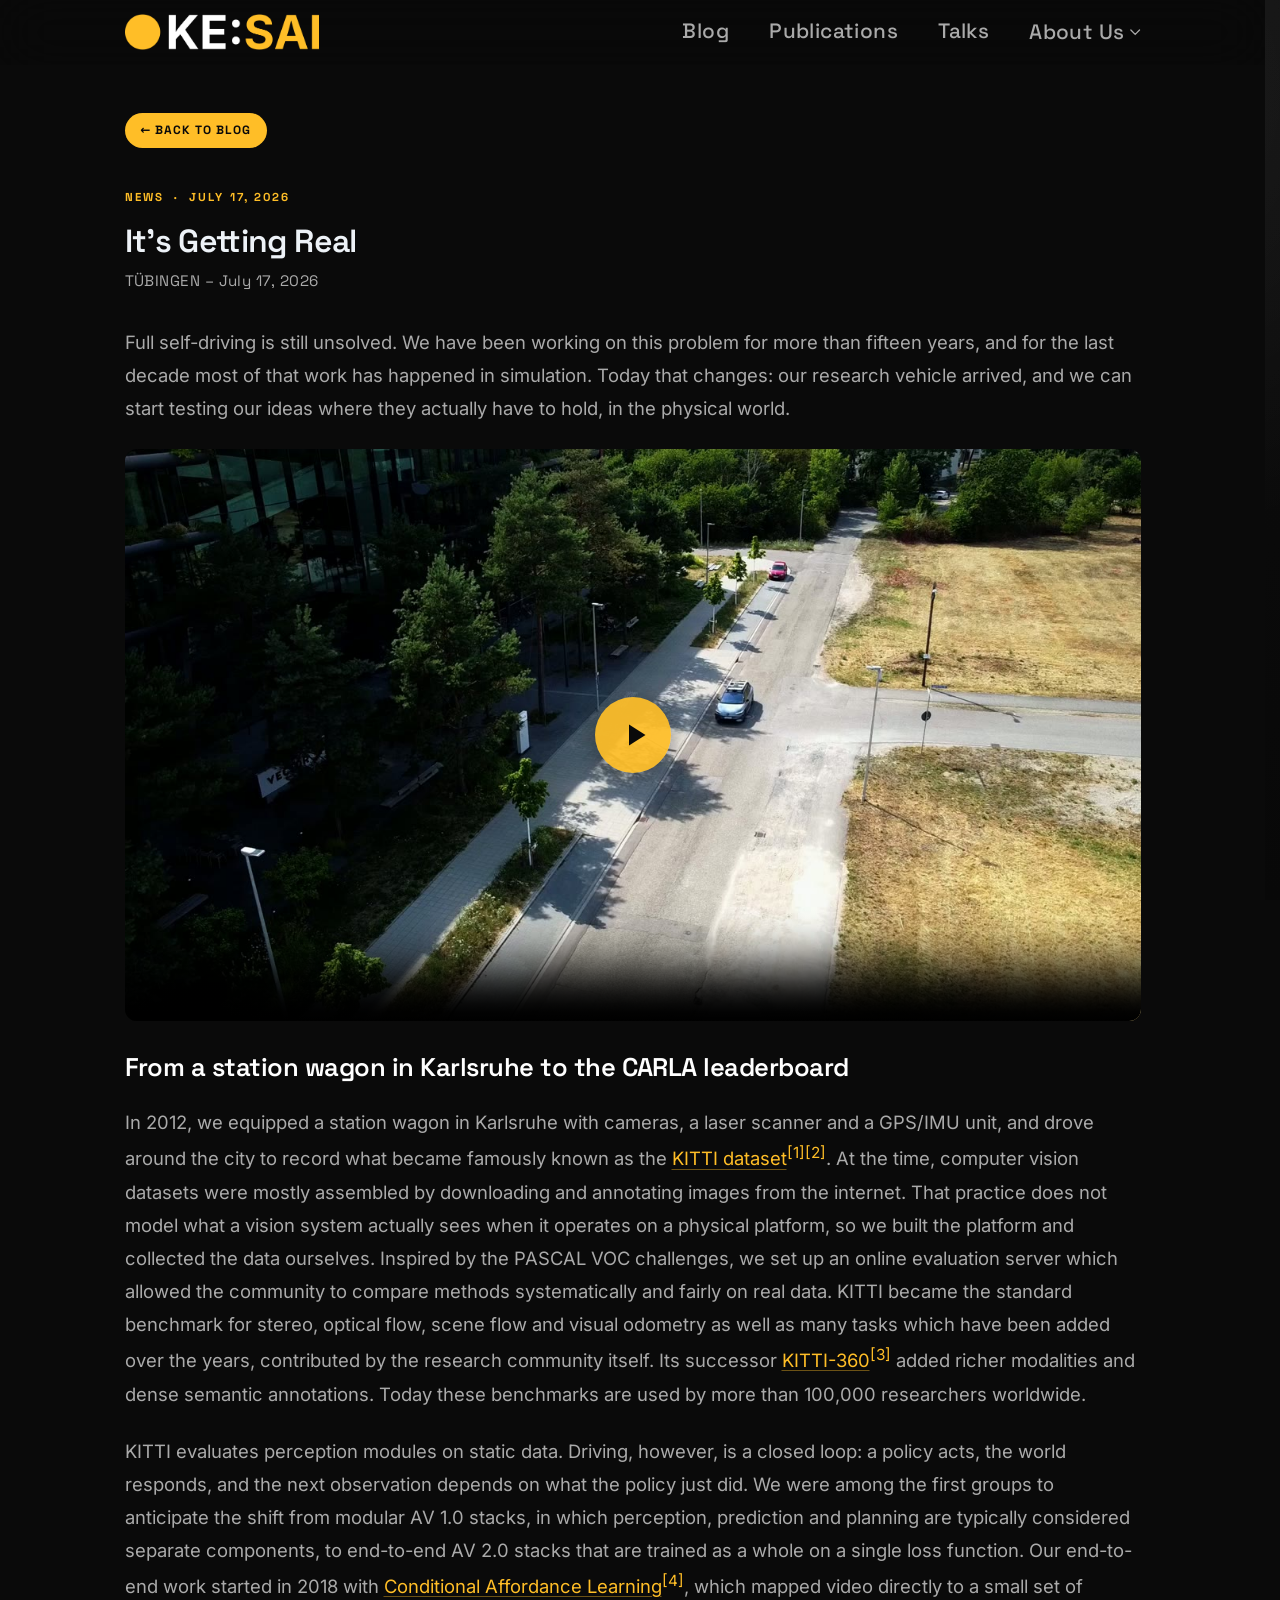
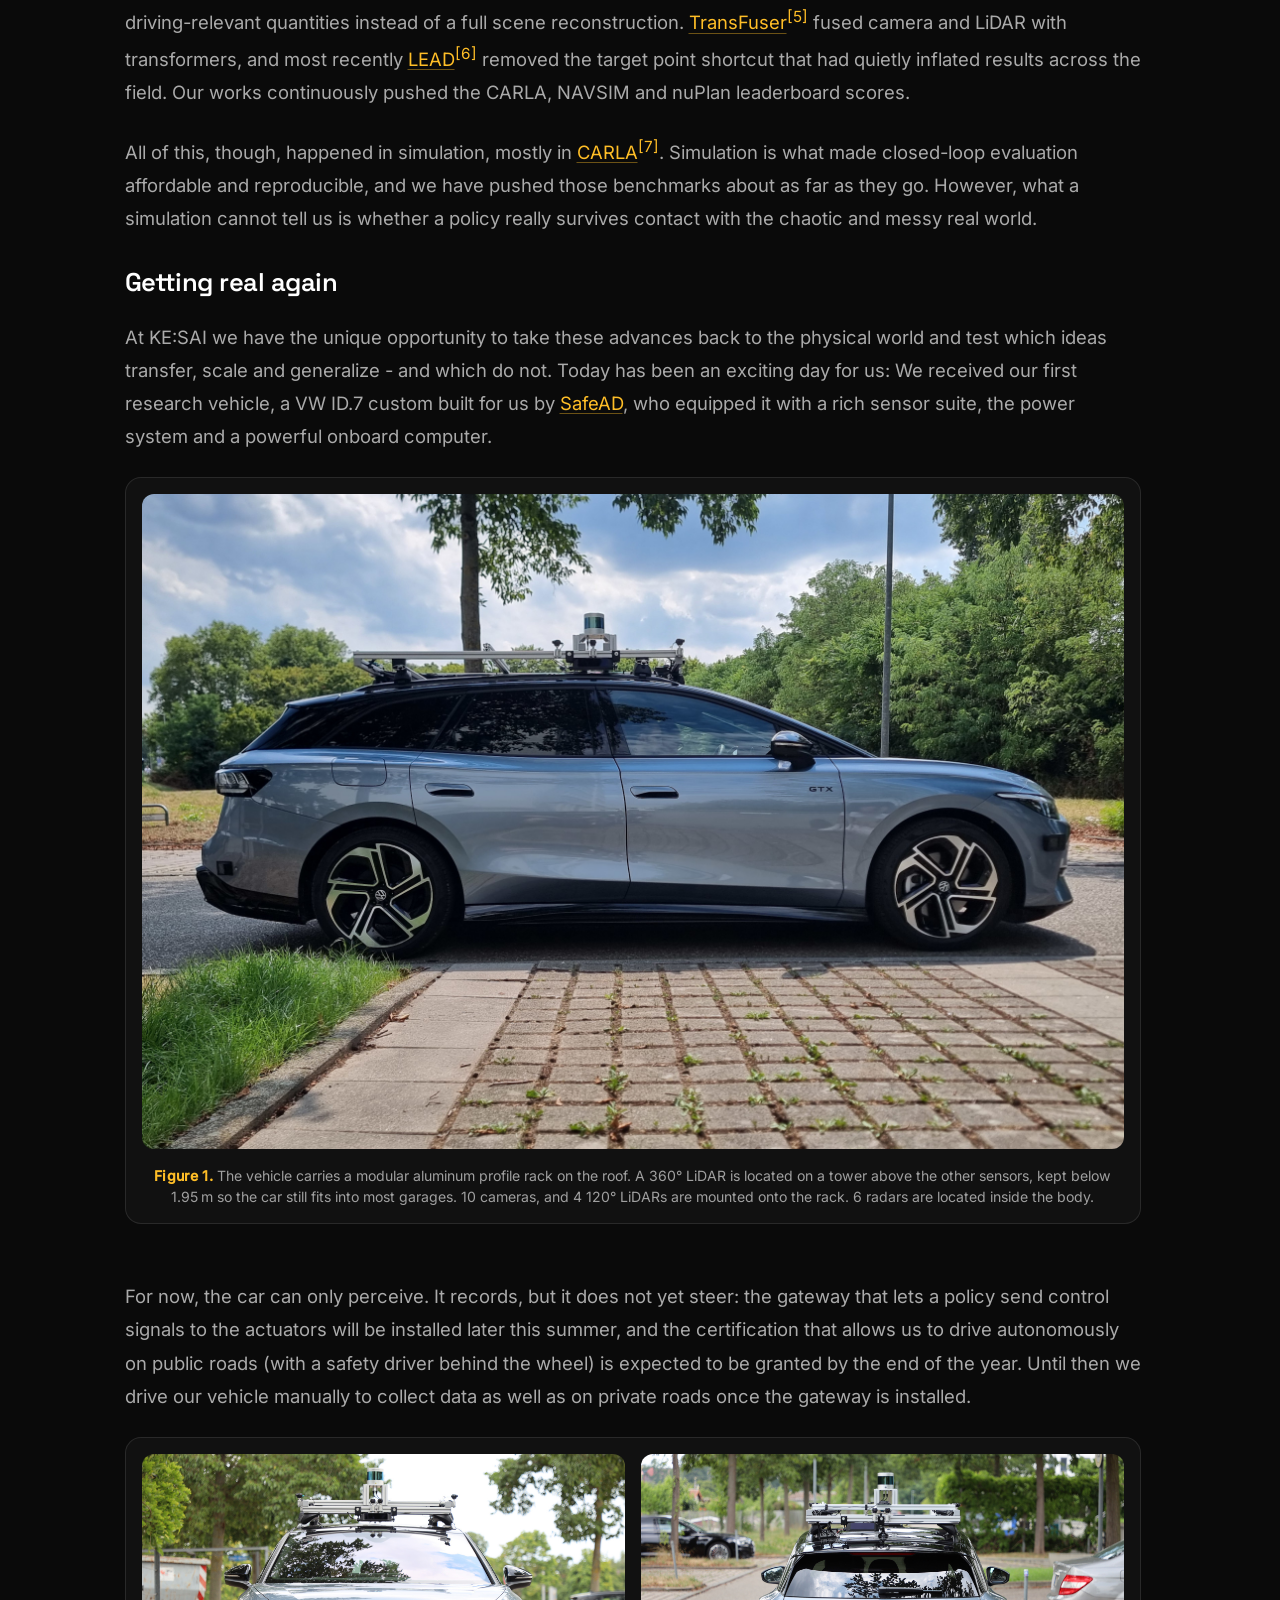
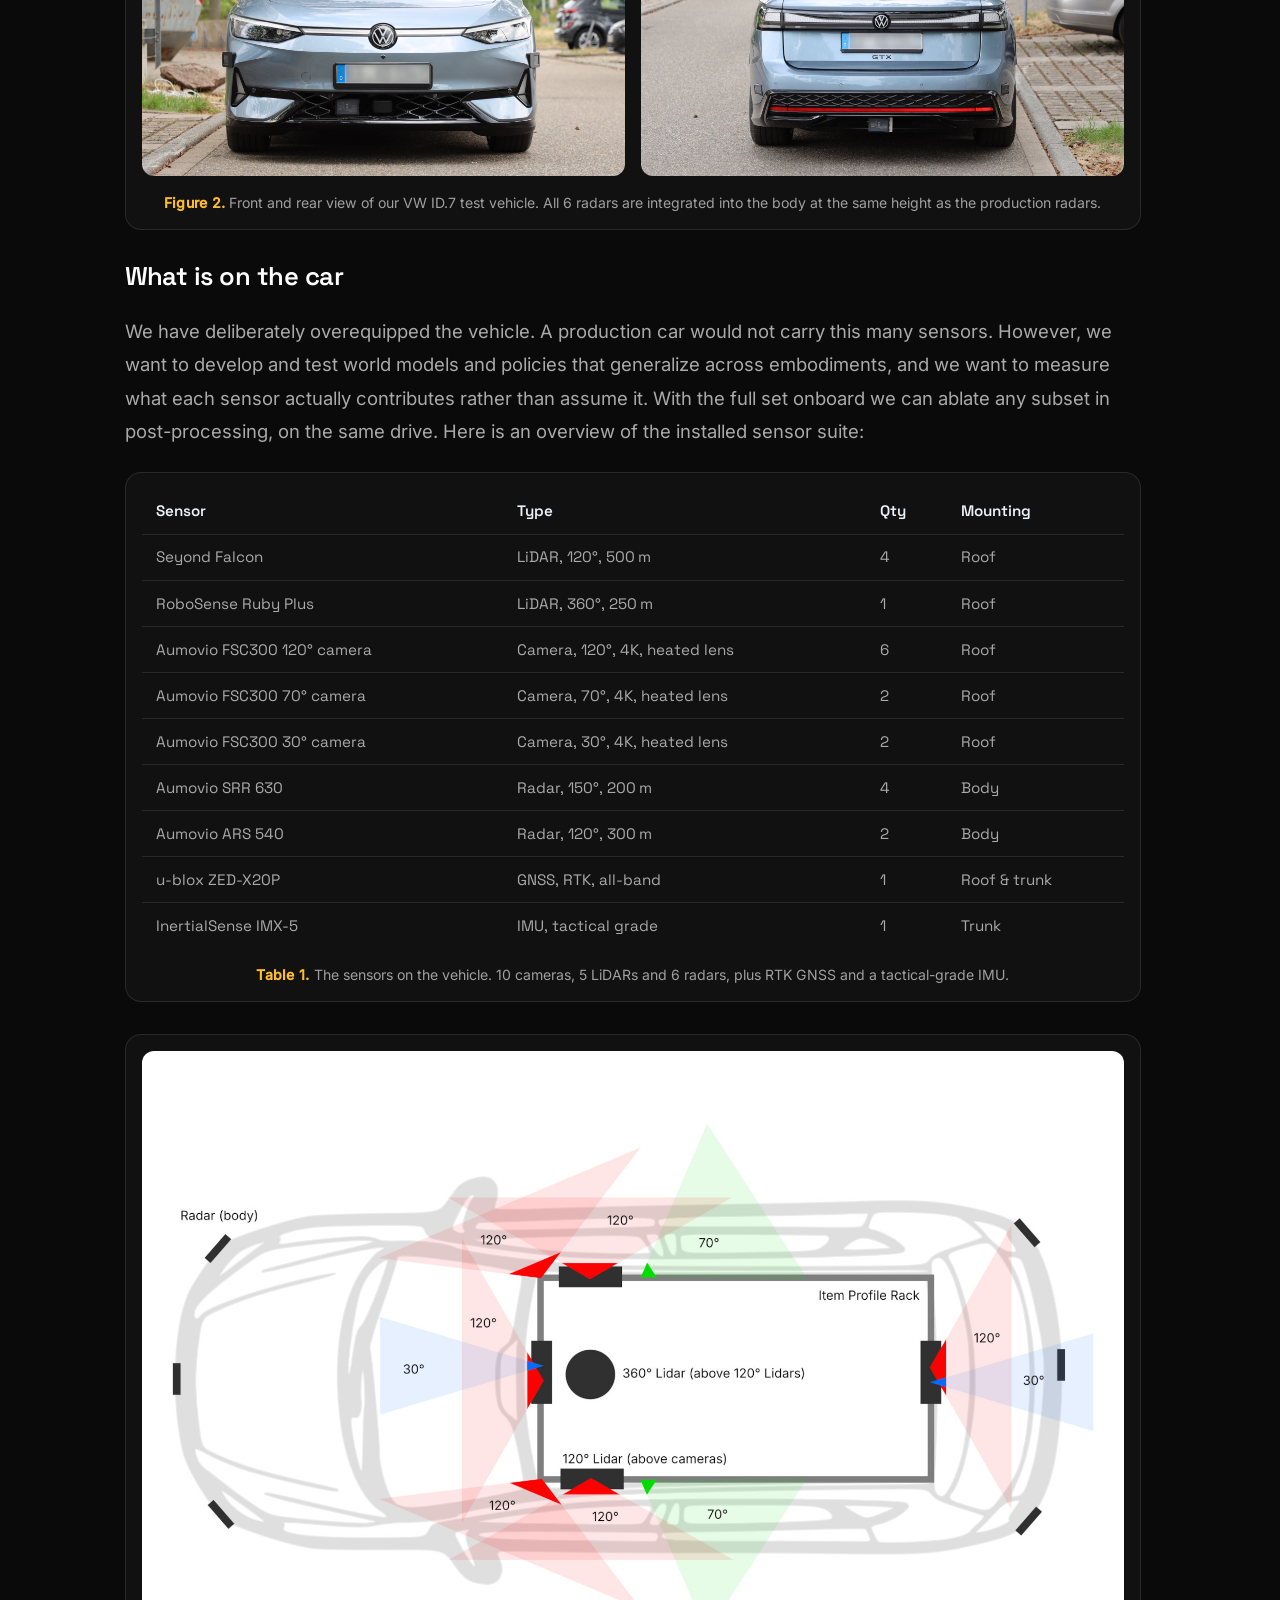
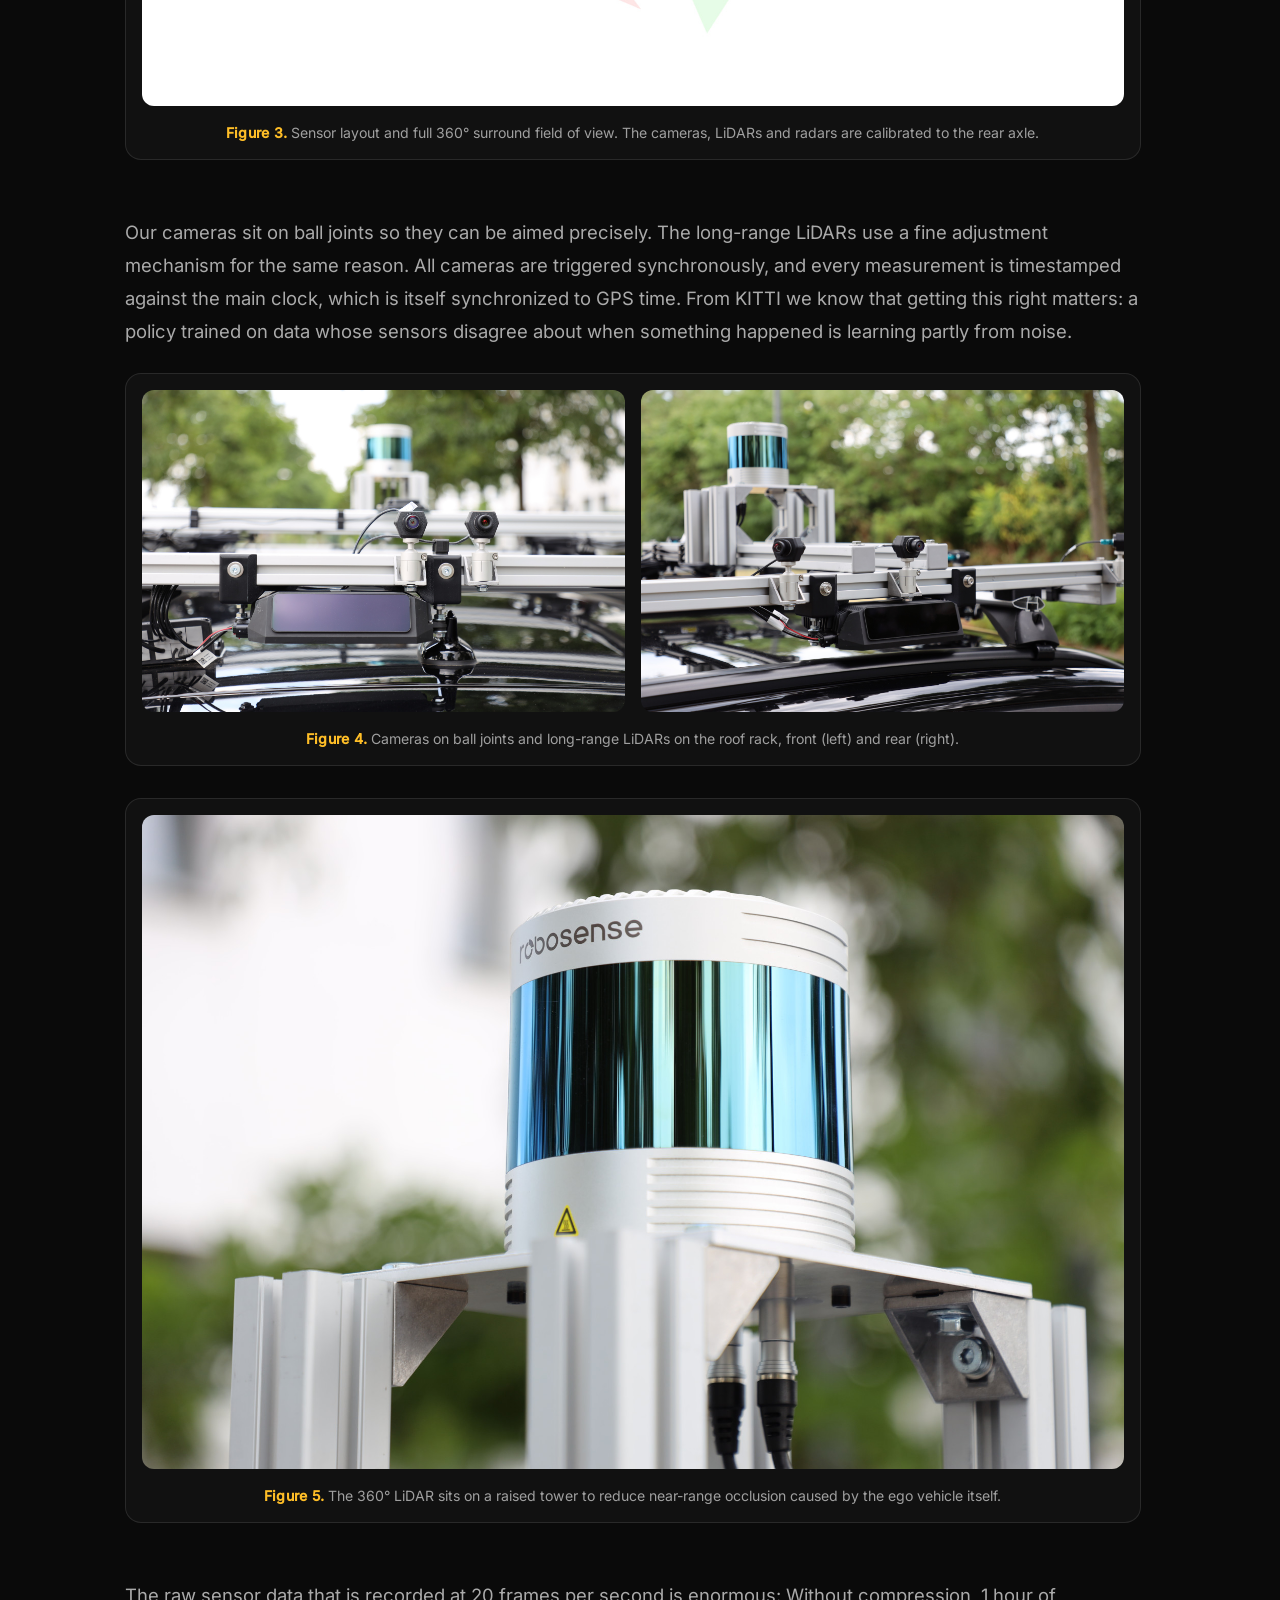
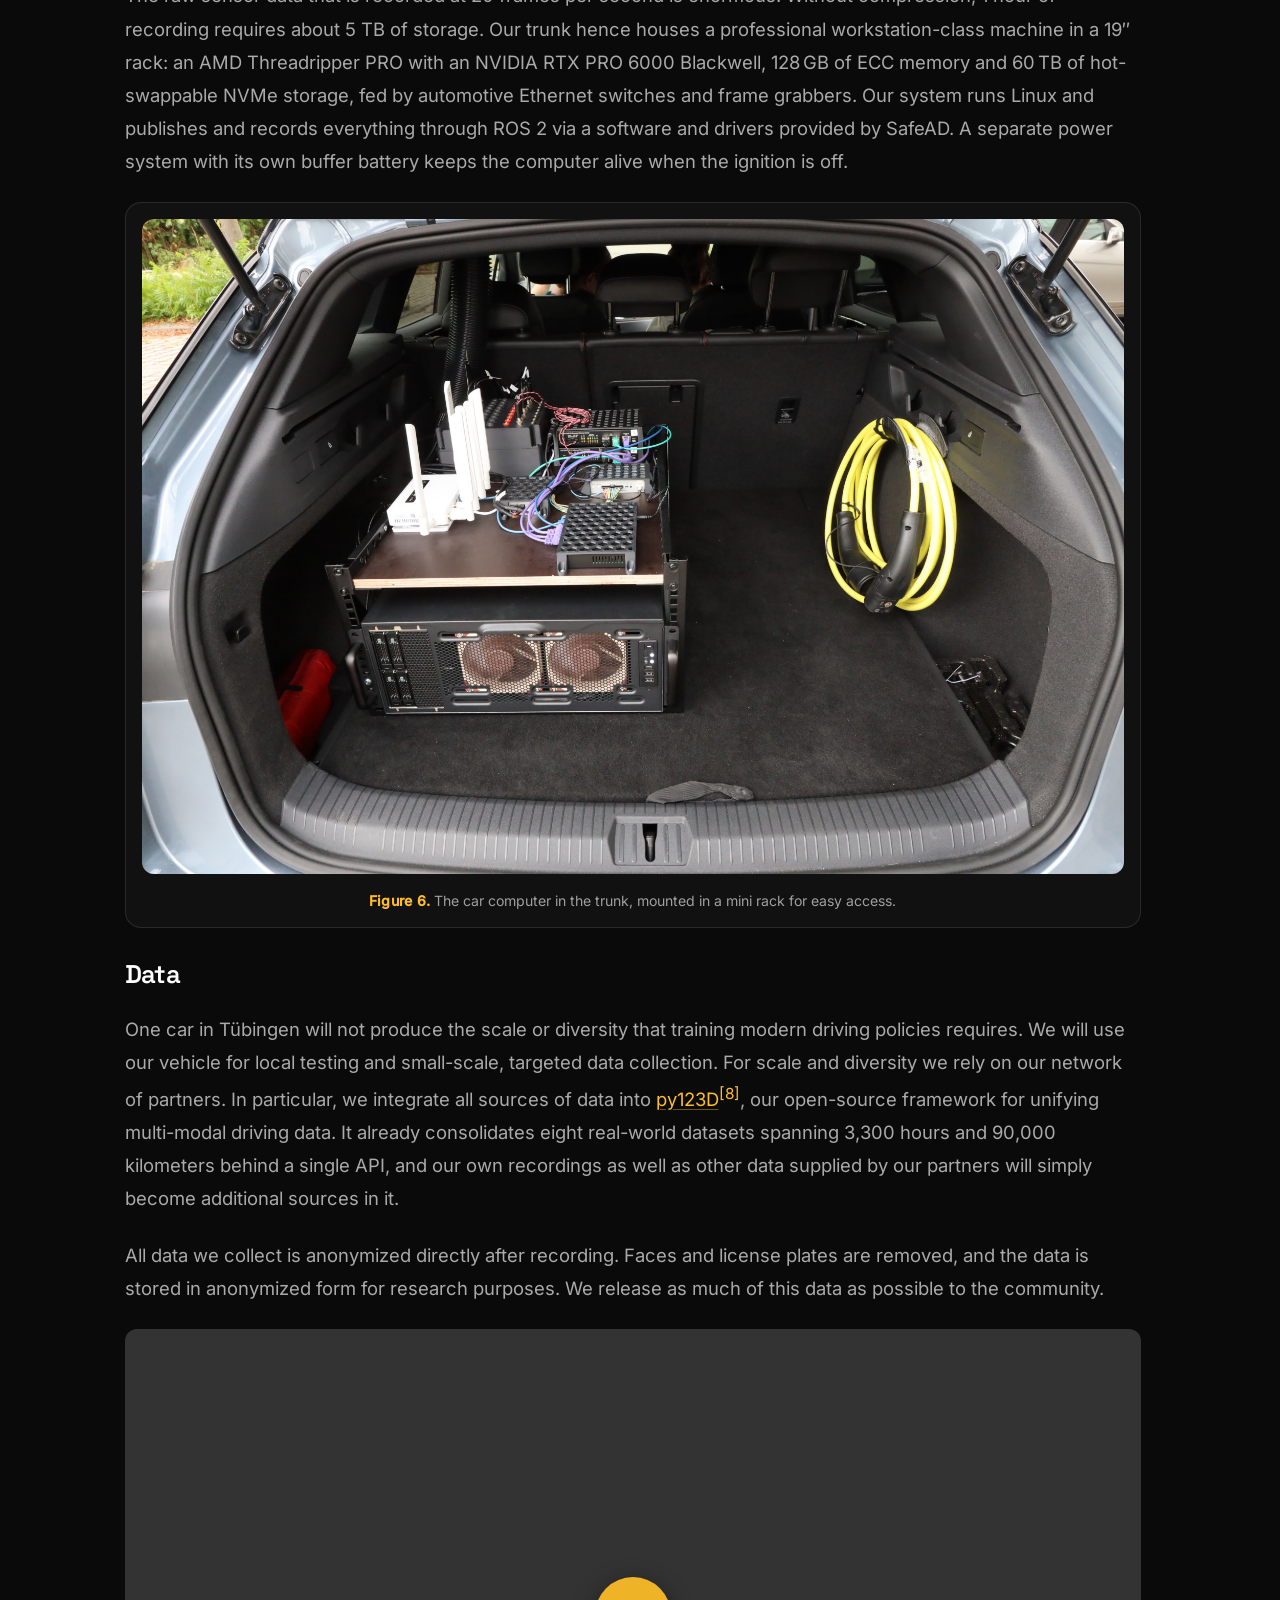
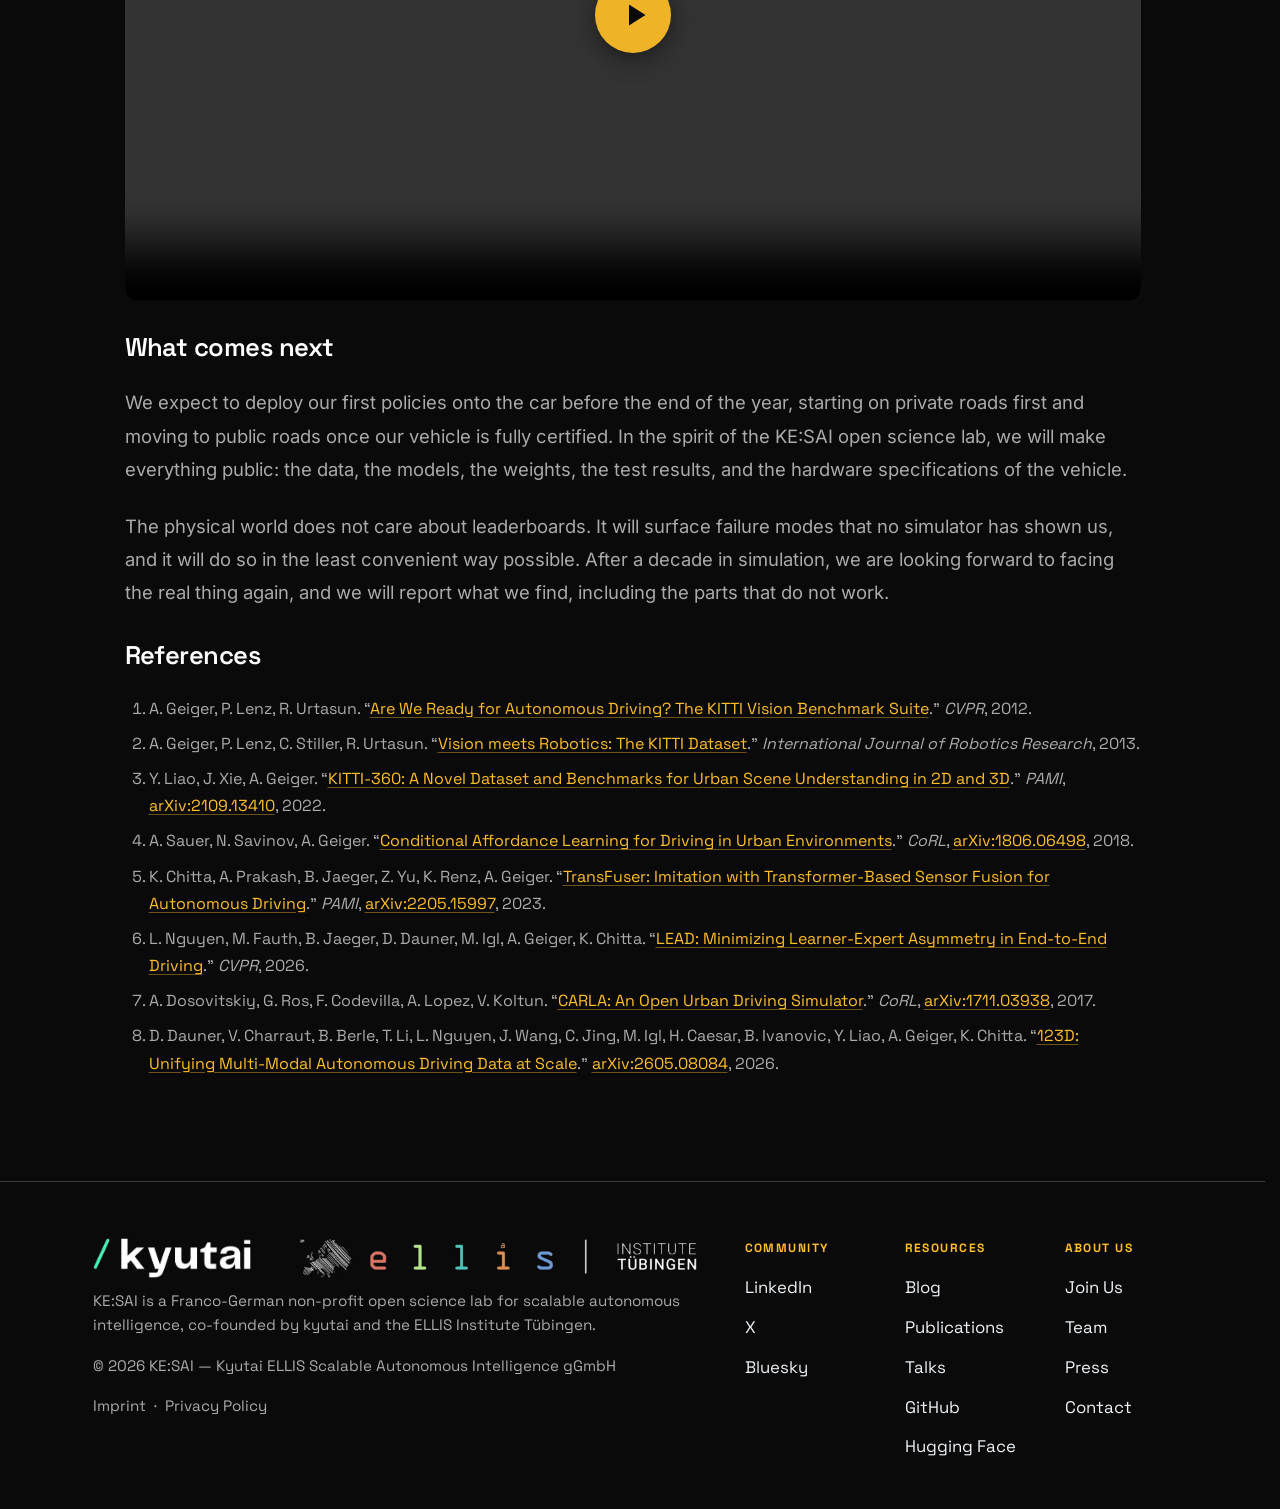
<file: blog/2026-07-17-vehicle-premiere/index.html>
<!doctype html>
<html lang="en">

<head>
  <meta charset="UTF-8" />
  <meta name="viewport" content="width=device-width, initial-scale=1.0" />
  <title>It’s Getting Real: Our Research Vehicle Has Arrived</title>
  <meta name="description"
    content="After more than a decade of building driving benchmarks and closed-loop policies in simulation, KE:SAI takes delivery of its own sensor-equipped VW ID.7 research vehicle. Here is what is on it, and what we plan to do with it." />
  <meta property="og:type" content="article" />
  <meta property="og:site_name" content="KE:SAI" />
  <meta property="og:url" content="https://kesai.eu/blog/2026-07-17-vehicle-premiere/" />
  <meta property="og:title" content="It’s Getting Real: Our Research Vehicle Has Arrived" />
  <meta property="og:description"
    content="We have spent years pushing closed-loop driving in simulation. Our new research vehicle brings that work back to the physical world." />
  <meta property="og:image" content="https://kesai.eu/blog/2026-07-17-vehicle-premiere/vehicle_side.jpg" />
  <meta property="article:published_time" content="2026-07-17" />
  <meta name="twitter:card" content="summary_large_image" />
  <meta name="twitter:title" content="It’s Getting Real: Our Research Vehicle Has Arrived" />
  <meta name="twitter:description"
    content="We have spent years pushing closed-loop driving in simulation. Our new research vehicle brings that work back to the physical world." />
  <meta name="twitter:image" content="https://kesai.eu/blog/2026-07-17-vehicle-premiere/vehicle_side.jpg" />
  <link rel="icon" href="/assets/favicon.ico" type="image/x-icon" />
  <link rel="stylesheet" href="/assets/fonts/google/fonts.css" />
  <link rel="stylesheet" href="/site.css?v=blog-typography-2" />
  <link rel="stylesheet" href="post.css" />
  <script>document.documentElement.classList.add('blog-loading');</script>
  <script src="/site.js" defer></script>
  <script src="post.js" defer></script>
</head>

<body>
  <header id="site-header"></header>

  <main>
    <article class="lp-section">
      <div class="blog-post-top">
        <a href="/blog/" class="blog-back">&larr; Back to Blog</a>
      </div>

      <p class="section-eyebrow"> News &nbsp;&middot;&nbsp; July 17, 2026</p>
      <h1 class="section-title">It’s Getting Real</h1>
      <p class="blog-dateline">T&Uuml;BINGEN &ndash; July 17, 2026</p>

      <div class="blog-body">
        <p>Full self-driving is still unsolved. We have been working on this problem for more than fifteen years, and for the last decade most of that work has happened in simulation. Today that changes: our research vehicle arrived, and we can start testing our ideas where they actually have to hold, in the physical world.</p>

        <!-- Vehicle premiere video -->
        <figure class="lead-video" id="fig1">
          <div class="lead-video-embed">
            <video src="https://huggingface.co/datasets/kesai-labs/videos/resolve/main/vehicle_premiere.mp4"
              title="The KE:SAI research vehicle on its first drive" poster="poster.jpg" controls playsinline
              preload="metadata"></video>
          </div>
        </figure>
        <!-- End vehicle premiere video -->

        <p class="section-eyebrow" style="margin-top: 2rem">From a station wagon in Karlsruhe to the CARLA leaderboard</p>

        <p>In 2012, we equipped a station wagon in Karlsruhe with cameras, a laser scanner and a GPS/IMU unit, and drove around the city to record what became famously known as the <a href="https://www.cvlibs.net/datasets/kitti/" target="_blank" rel="noopener">KITTI dataset</a><sup><a href="#ref1" id="cite1">[1]</a><a href="#ref2" id="cite2">[2]</a></sup>. At the time, computer vision datasets were mostly assembled by downloading and annotating images from the internet. That practice does not model what a vision system actually sees when it operates on a physical platform, so we built the platform and collected the data ourselves. Inspired by the PASCAL VOC challenges, we set up an online evaluation server which allowed the community to compare methods systematically and fairly on real data. KITTI became the standard benchmark for stereo, optical flow, scene flow and visual odometry as well as many tasks which have been added over the years, contributed by the research community itself. Its successor <a href="https://www.cvlibs.net/datasets/kitti-360/" target="_blank" rel="noopener">KITTI-360</a><sup><a href="#ref3" id="cite3">[3]</a></sup> added richer modalities and dense semantic annotations. Today these benchmarks are used by more than 100,000 researchers worldwide.</p>

        <p>KITTI evaluates perception modules on static data. Driving, however, is a closed loop: a policy acts, the world responds, and the next observation depends on what the policy just did. We were among the first groups to anticipate the shift from modular AV 1.0 stacks, in which perception, prediction and planning are typically considered separate components, to end-to-end AV 2.0 stacks that are trained as a whole on a single loss function. Our end-to-end work started in 2018 with <a href="https://autonomousvision.github.io/conditional-affordance-learning/" target="_blank" rel="noopener">Conditional Affordance Learning</a><sup><a href="#ref4" id="cite4">[4]</a></sup>, which mapped video directly to a small set of driving-relevant quantities instead of a full scene reconstruction. <a href="https://github.com/autonomousvision/transfuser" target="_blank" rel="noopener">TransFuser</a><sup><a href="#ref5" id="cite5">[5]</a></sup> fused camera and LiDAR with transformers, and most recently <a href="https://ln2697.github.io/lead/" target="_blank" rel="noopener">LEAD</a><sup><a href="#ref6" id="cite6">[6]</a></sup> removed the target point shortcut that had quietly inflated results across the field. Our works continuously pushed the CARLA, NAVSIM and nuPlan leaderboard scores.</p>

        <p>All of this, though, happened in simulation, mostly in <a href="https://carla.org" target="_blank" rel="noopener">CARLA</a><sup><a href="#ref7" id="cite7">[7]</a></sup>. Simulation is what made closed-loop evaluation affordable and reproducible, and we have pushed those benchmarks about as far as they go. However, what a simulation cannot tell us is whether a policy really survives contact with the chaotic and messy real world.</p>

        <p class="section-eyebrow" style="margin-top: 2rem">Getting real again</p>

        <p>At KE:SAI we have the unique opportunity to take these advances back to the physical world and test which ideas transfer, scale and generalize - and which do not. Today has been an exciting day for us: We received our first research vehicle, a VW ID.7 custom built for us by <a href="https://www.safead.de" target="_blank" rel="noopener">SafeAD</a>, who equipped it with a rich sensor suite, the power system and a powerful onboard computer.</p>

        <figure class="lead-chart" id="fig2">
          <div class="lead-chart-card">
            <img src="vehicle_side.jpg"
              alt="Side view of the KE:SAI research vehicle, a light blue VW ID.7 Tourer with an aluminum sensor rack on the roof carrying cameras and a 360 degree lidar on a raised tower." />
          </div>
          <figcaption><strong>Figure 1.</strong> The vehicle carries a modular aluminum profile rack on the roof. A 360&deg; LiDAR is located on a tower above the other sensors, kept below 1.95&thinsp;m so the car still fits into most garages. 10 cameras, and 4 120&deg; LiDARs are mounted onto the rack. 6 radars are located inside the body.</figcaption>
        </figure>

        <p>For now, the car can only perceive. It records, but it does not yet steer: the gateway that lets a policy send control signals to the actuators will be installed later this summer, and the certification that allows us to drive autonomously on public roads (with a safety driver behind the wheel) is expected to be granted by the end of the year. Until then we drive our vehicle manually to collect data as well as on private roads once the gateway is installed.</p>

        <figure class="lead-chart" id="fig3">
          <div class="lead-figure-grid">
            <div class="lead-chart-card">
              <img src="vehicle_front.jpg" alt="Front view of the research vehicle showing the roof rack, the forward cameras and the radars integrated into the front bumper." />
            </div>
            <div class="lead-chart-card">
              <img src="vehicle_back.jpg" alt="Rear view of the research vehicle showing the roof rack from behind and the radars integrated into the rear bumper." />
            </div>
          </div>
          <figcaption><strong>Figure 2.</strong> Front and rear view of our VW ID.7 test vehicle. All 6 radars are integrated into the body at the same height as the production radars.</figcaption>
        </figure>

        <p class="section-eyebrow" style="margin-top: 2rem">What is on the car</p>

        <p>We have deliberately overequipped the vehicle. A production car would not carry this many sensors. However, we want to develop and test world models and policies that generalize across embodiments, and we want to measure what each sensor actually contributes rather than assume it. With the full set onboard we can ablate any subset in post-processing, on the same drive. Here is an overview of the installed sensor suite:</p>

        <figure class="lead-chart" id="tab1">
          <div class="lead-table-wrap">
            <table class="lead-table">
              <thead>
                <tr>
                  <th>Sensor</th>
                  <th>Type</th>
                  <th>Qty</th>
                  <th>Mounting</th>
                </tr>
              </thead>
              <tbody>
                <tr><td>Seyond Falcon</td><td>LiDAR, 120&deg;, 500&thinsp;m</td><td>4</td><td>Roof</td></tr>
                <tr><td>RoboSense Ruby Plus</td><td>LiDAR, 360&deg;, 250&thinsp;m</td><td>1</td><td>Roof</td></tr>
                <tr><td>Aumovio FSC300 120&deg; camera</td><td>Camera, 120&deg;, 4K, heated lens</td><td>6</td><td>Roof</td></tr>
                <tr><td>Aumovio FSC300 70&deg; camera</td><td>Camera, 70&deg;, 4K, heated lens</td><td>2</td><td>Roof</td></tr>
                <tr><td>Aumovio FSC300 30&deg; camera</td><td>Camera, 30&deg;, 4K, heated lens</td><td>2</td><td>Roof</td></tr>
                <tr><td>Aumovio SRR 630</td><td>Radar, 150&deg;, 200&thinsp;m</td><td>4</td><td>Body</td></tr>
                <tr><td>Aumovio ARS 540</td><td>Radar, 120&deg;, 300&thinsp;m</td><td>2</td><td>Body</td></tr>
                <tr><td>u-blox ZED-X20P</td><td>GNSS, RTK, all-band</td><td>1</td><td>Roof &amp; trunk</td></tr>
                <tr><td>InertialSense IMX-5</td><td>IMU, tactical grade</td><td>1</td><td>Trunk</td></tr>
              </tbody>
            </table>
          </div>
          <figcaption><strong>Table 1.</strong> The sensors on the vehicle. 10 cameras, 5 LiDARs and 6 radars, plus RTK GNSS and a tactical-grade IMU.</figcaption>
        </figure>

        <figure class="lead-chart" id="fig4">
          <div class="lead-chart-card">
            <img src="sensors_overview.jpg"
              alt="Top-down schematic of the vehicle showing the fields of view of the roof sensors: four 120 degree lidars in red, two 70 degree and 120 degree camera cones in green, 30 degree cameras in blue, a 360 degree lidar in the center, and radars mounted around the body." />
          </div>
          <figcaption><strong>Figure 3.</strong> Sensor layout and full 360&deg; surround field of view. The cameras, LiDARs and radars are calibrated to the rear axle.</figcaption>
        </figure>

        <p>Our cameras sit on ball joints so they can be aimed precisely. The long-range LiDARs use a fine adjustment mechanism for the same reason. All cameras are triggered synchronously, and every measurement is timestamped against the main clock, which is itself synchronized to GPS time. From KITTI we know that getting this right matters: a policy trained on data whose sensors disagree about when something happened is learning partly from noise.</p>

        <figure class="lead-chart" id="fig5">
          <div class="lead-figure-grid">
            <div class="lead-chart-card">
              <img src="sensors_front.jpg" alt="Close-up of two cameras mounted on ball joints on the aluminum roof rack, with a long-range lidar below them and the 360 degree lidar visible in the background." />
            </div>
            <div class="lead-chart-card">
              <img src="sensors_back.jpg" alt="Close-up of the rear of the roof rack showing cameras on ball joints, a long-range lidar, and the 360 degree lidar on its tower." />
            </div>
          </div>
          <figcaption><strong>Figure 4.</strong> Cameras on ball joints and long-range LiDARs on the roof rack, front (left) and rear (right).</figcaption>
        </figure>

        <figure class="lead-chart" id="fig6">
          <div class="lead-chart-card">
            <img src="sensors_lidar.jpg" alt="Close-up of the RoboSense Ruby Plus 360 degree lidar mounted on its leveled aluminum tower above the rest of the sensor rack." />
          </div>
          <figcaption><strong>Figure 5.</strong> The 360&deg; LiDAR sits on a raised tower to reduce near-range occlusion caused by the ego vehicle itself.</figcaption>
        </figure>

        <p>The raw sensor data that is recorded at 20 frames per second is enormous: Without compression, 1 hour of recording requires about 5 TB of storage. Our trunk hence houses a professional workstation-class machine in a 19&Prime; rack: an AMD Threadripper PRO with an NVIDIA RTX PRO 6000 Blackwell, 128&thinsp;GB of ECC memory and 60&thinsp;TB of hot-swappable NVMe storage, fed by automotive Ethernet switches and frame grabbers. Our system runs Linux and publishes and records everything through ROS 2 via a software and drivers provided by SafeAD. A separate power system with its own buffer battery keeps the computer alive when the ignition is off.</p>

        <figure class="lead-chart" id="fig7">
          <div class="lead-chart-card">
            <img src="trunk_computer.jpg"
              alt="The open trunk of the research vehicle showing a 19 inch server case in a mini rack, with automotive Ethernet switches, a wifi router and cabling on a shelf above it, and a charging cable coiled to the side." />
          </div>
          <figcaption><strong>Figure 6.</strong> The car computer in the trunk, mounted in a mini rack for easy access.</figcaption>
        </figure>

        <p class="section-eyebrow" style="margin-top: 2rem">Data</p>

        <p>One car in Tübingen will not produce the scale or diversity that training modern driving policies requires. We will use our vehicle for local testing and small-scale, targeted data collection. For scale and diversity we rely on our network of partners. In particular, we integrate all sources of data into <a href="https://github.com/kesai-labs/py123d" target="_blank" rel="noopener">py123D</a><sup><a href="#ref8" id="cite8">[8]</a></sup>, our open-source framework for unifying multi-modal driving data. It already consolidates eight real-world datasets spanning 3,300 hours and 90,000 kilometers behind a single API, and our own recordings as well as other data supplied by our partners will simply become additional sources in it.</p>

        <p>All data we collect is anonymized directly after recording. Faces and license plates are removed, and the data is stored in anonymized form for research purposes. We release as much of this data as possible to the community.</p>

        <!-- First recording video -->
        <figure class="lead-video" id="fig8">
          <div class="lead-video-embed">
            <video src="https://huggingface.co/datasets/kesai-labs/videos/resolve/main/vehicle_premiere_recording.mp4"
              title="First recording with the KE:SAI research vehicle" controls playsinline preload="metadata"></video>
          </div>
        </figure>
        <!-- End first recording video -->

        <p class="section-eyebrow" style="margin-top: 2rem">What comes next</p>

        <p>We expect to deploy our first policies onto the car before the end of the year, starting on private roads first and moving to public roads once our vehicle is fully certified. In the spirit of the KE:SAI open science lab, we will make everything public: the data, the models, the weights, the test results, and the hardware specifications of the vehicle.</p>

        <p>The physical world does not care about leaderboards. It will surface failure modes that no simulator has shown us, and it will do so in the least convenient way possible. After a decade in simulation, we are looking forward to facing the real thing again, and we will report what we find, including the parts that do not work.</p>
      </div>

      <div class="blog-body"><p class="section-eyebrow" style="margin-top: 2rem">References</p></div>
      <ol class="blog-references">
        <li id="ref1">A. Geiger, P. Lenz, R. Urtasun. &ldquo;<a href="https://www.cvlibs.net/publications/Geiger2012CVPR.pdf" target="_blank" rel="noopener">Are We Ready for Autonomous Driving? The KITTI Vision Benchmark Suite</a>.&rdquo; <em>CVPR</em>, 2012.</li>
        <li id="ref2">A. Geiger, P. Lenz, C. Stiller, R. Urtasun. &ldquo;<a href="https://www.cvlibs.net/publications/Geiger2013IJRR.pdf" target="_blank" rel="noopener">Vision meets Robotics: The KITTI Dataset</a>.&rdquo; <em>International Journal of Robotics Research</em>, 2013.</li>
        <li id="ref3">Y. Liao, J. Xie, A. Geiger. &ldquo;<a href="https://www.cvlibs.net/publications/Liao2022PAMI.pdf" target="_blank" rel="noopener">KITTI-360: A Novel Dataset and Benchmarks for Urban Scene Understanding in 2D and 3D</a>.&rdquo; <em>PAMI</em>, <a href="https://arxiv.org/abs/2109.13410" target="_blank" rel="noopener">arXiv:2109.13410</a>, 2022.</li>
        <li id="ref4">A. Sauer, N. Savinov, A. Geiger. &ldquo;<a href="https://www.cvlibs.net/publications/Sauer2018CORL.pdf" target="_blank" rel="noopener">Conditional Affordance Learning for Driving in Urban Environments</a>.&rdquo; <em>CoRL</em>, <a href="https://arxiv.org/abs/1806.06498" target="_blank" rel="noopener">arXiv:1806.06498</a>, 2018.</li>
        <li id="ref5">K. Chitta, A. Prakash, B. Jaeger, Z. Yu, K. Renz, A. Geiger. &ldquo;<a href="https://www.cvlibs.net/publications/Chitta2022PAMI.pdf" target="_blank" rel="noopener">TransFuser: Imitation with Transformer-Based Sensor Fusion for Autonomous Driving</a>.&rdquo; <em>PAMI</em>, <a href="https://arxiv.org/abs/2205.15997" target="_blank" rel="noopener">arXiv:2205.15997</a>, 2023.</li>
        <li id="ref6">L. Nguyen, M. Fauth, B. Jaeger, D. Dauner, M. Igl, A. Geiger, K. Chitta. &ldquo;<a href="https://openaccess.thecvf.com/content/CVPR2026/papers/Nguyen_LEAD_Minimizing_Learner-Expert_Asymmetry_in_End-to-End_Driving_CVPR_2026_paper.pdf" target="_blank" rel="noopener">LEAD: Minimizing Learner-Expert Asymmetry in End-to-End Driving</a>.&rdquo; <em>CVPR</em>, 2026.</li>
        <li id="ref7">A. Dosovitskiy, G. Ros, F. Codevilla, A. Lopez, V. Koltun. &ldquo;<a href="https://proceedings.mlr.press/v78/dosovitskiy17a/dosovitskiy17a.pdf" target="_blank" rel="noopener">CARLA: An Open Urban Driving Simulator</a>.&rdquo; <em>CoRL</em>, <a href="https://arxiv.org/abs/1711.03938" target="_blank" rel="noopener">arXiv:1711.03938</a>, 2017.</li>
        <li id="ref8">D. Dauner, V. Charraut, B. Berle, T. Li, L. Nguyen, J. Wang, C. Jing, M. Igl, H. Caesar, B. Ivanovic, Y. Liao, A. Geiger, K. Chitta. &ldquo;<a href="https://arxiv.org/pdf/2605.08084" target="_blank" rel="noopener">123D: Unifying Multi-Modal Autonomous Driving Data at Scale</a>.&rdquo; <a href="https://arxiv.org/abs/2605.08084" target="_blank" rel="noopener">arXiv:2605.08084</a>, 2026.</li>
      </ol>
    </article>
  </main>

  <footer id="site-footer"></footer>
</body>

</html>
</file>
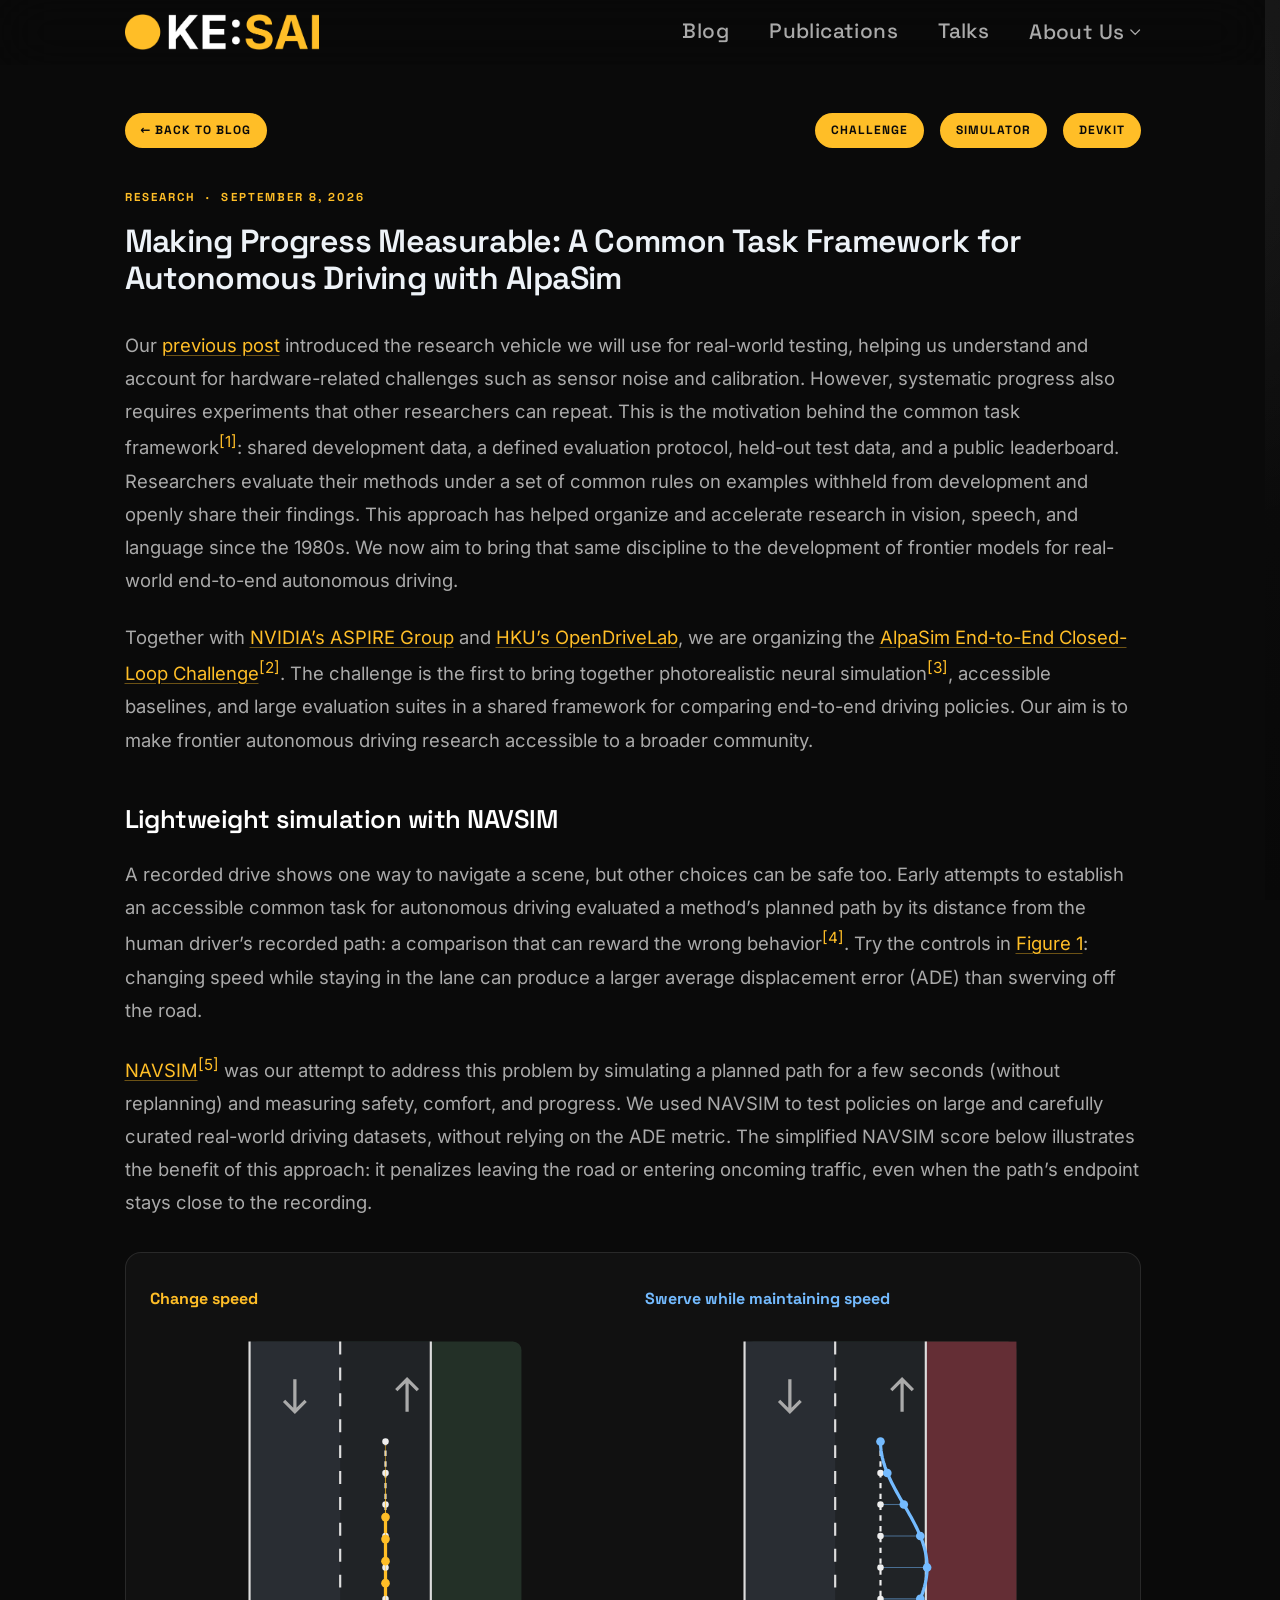
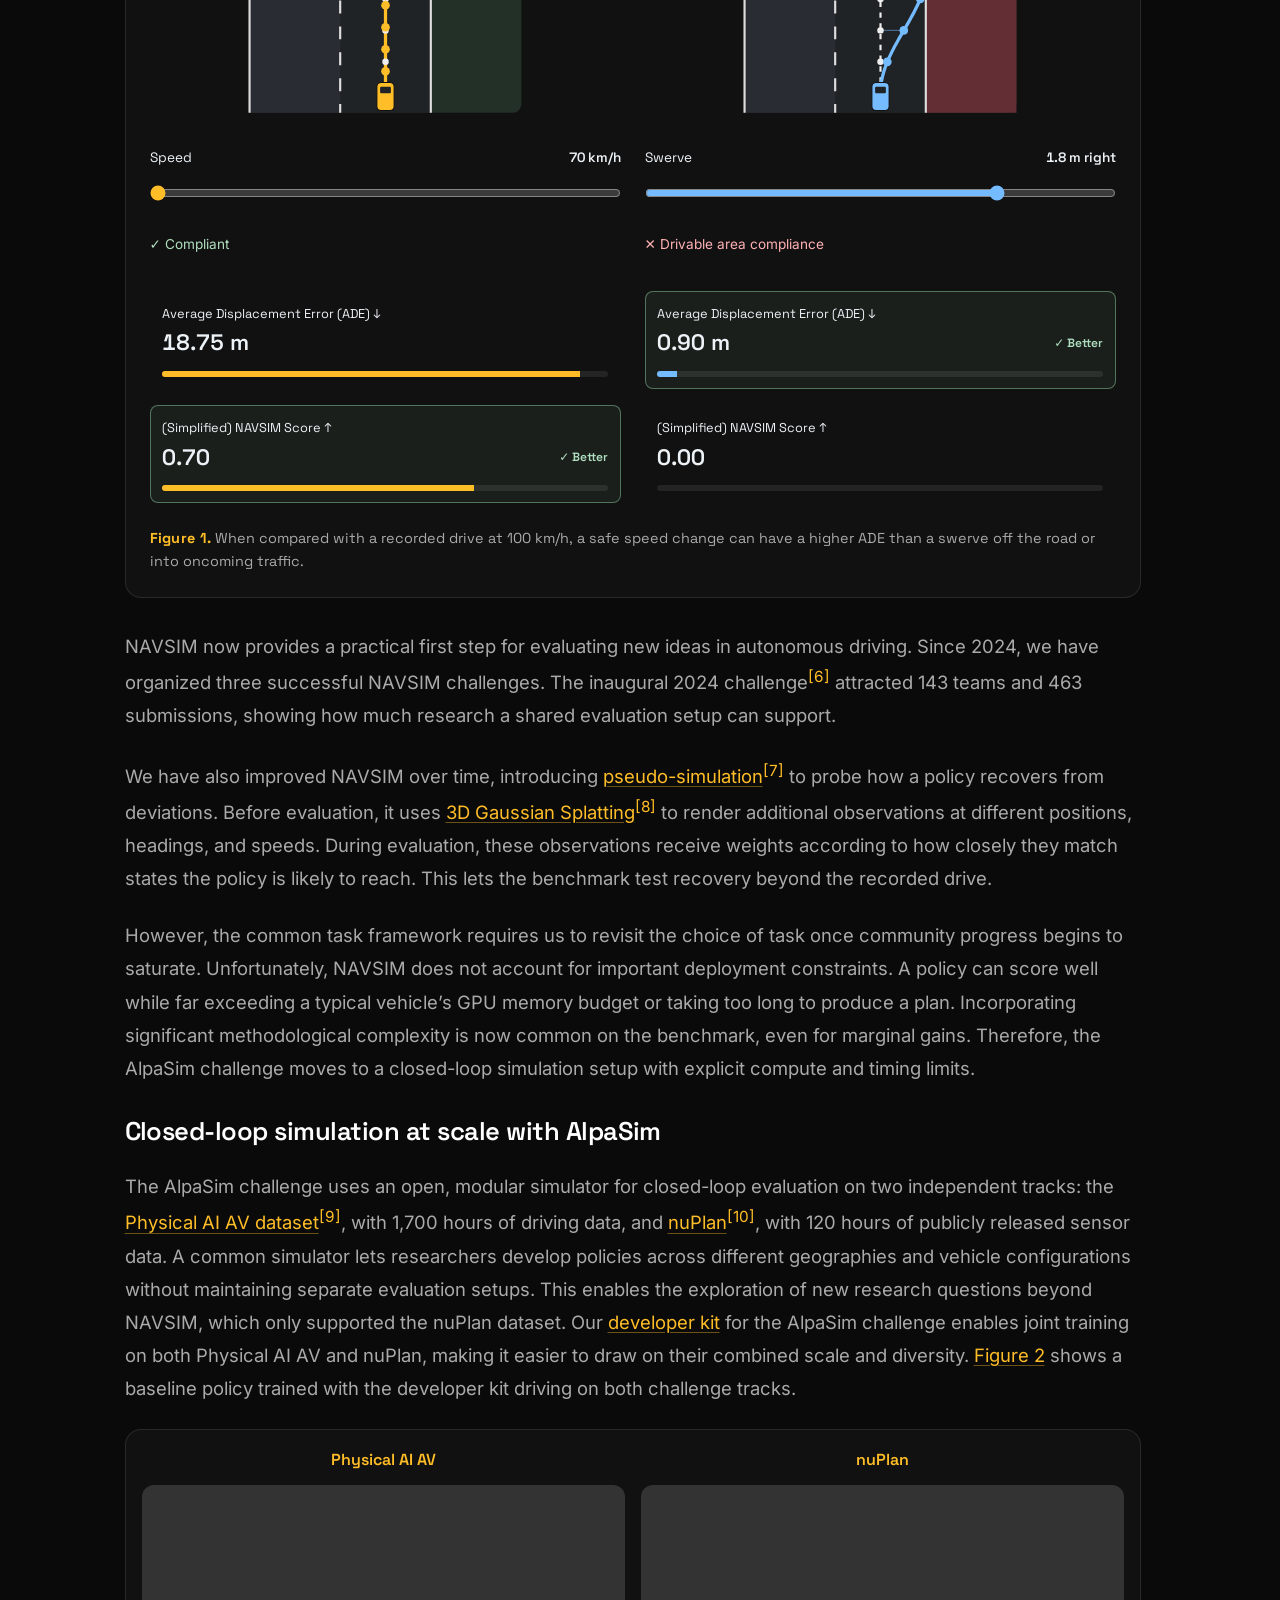
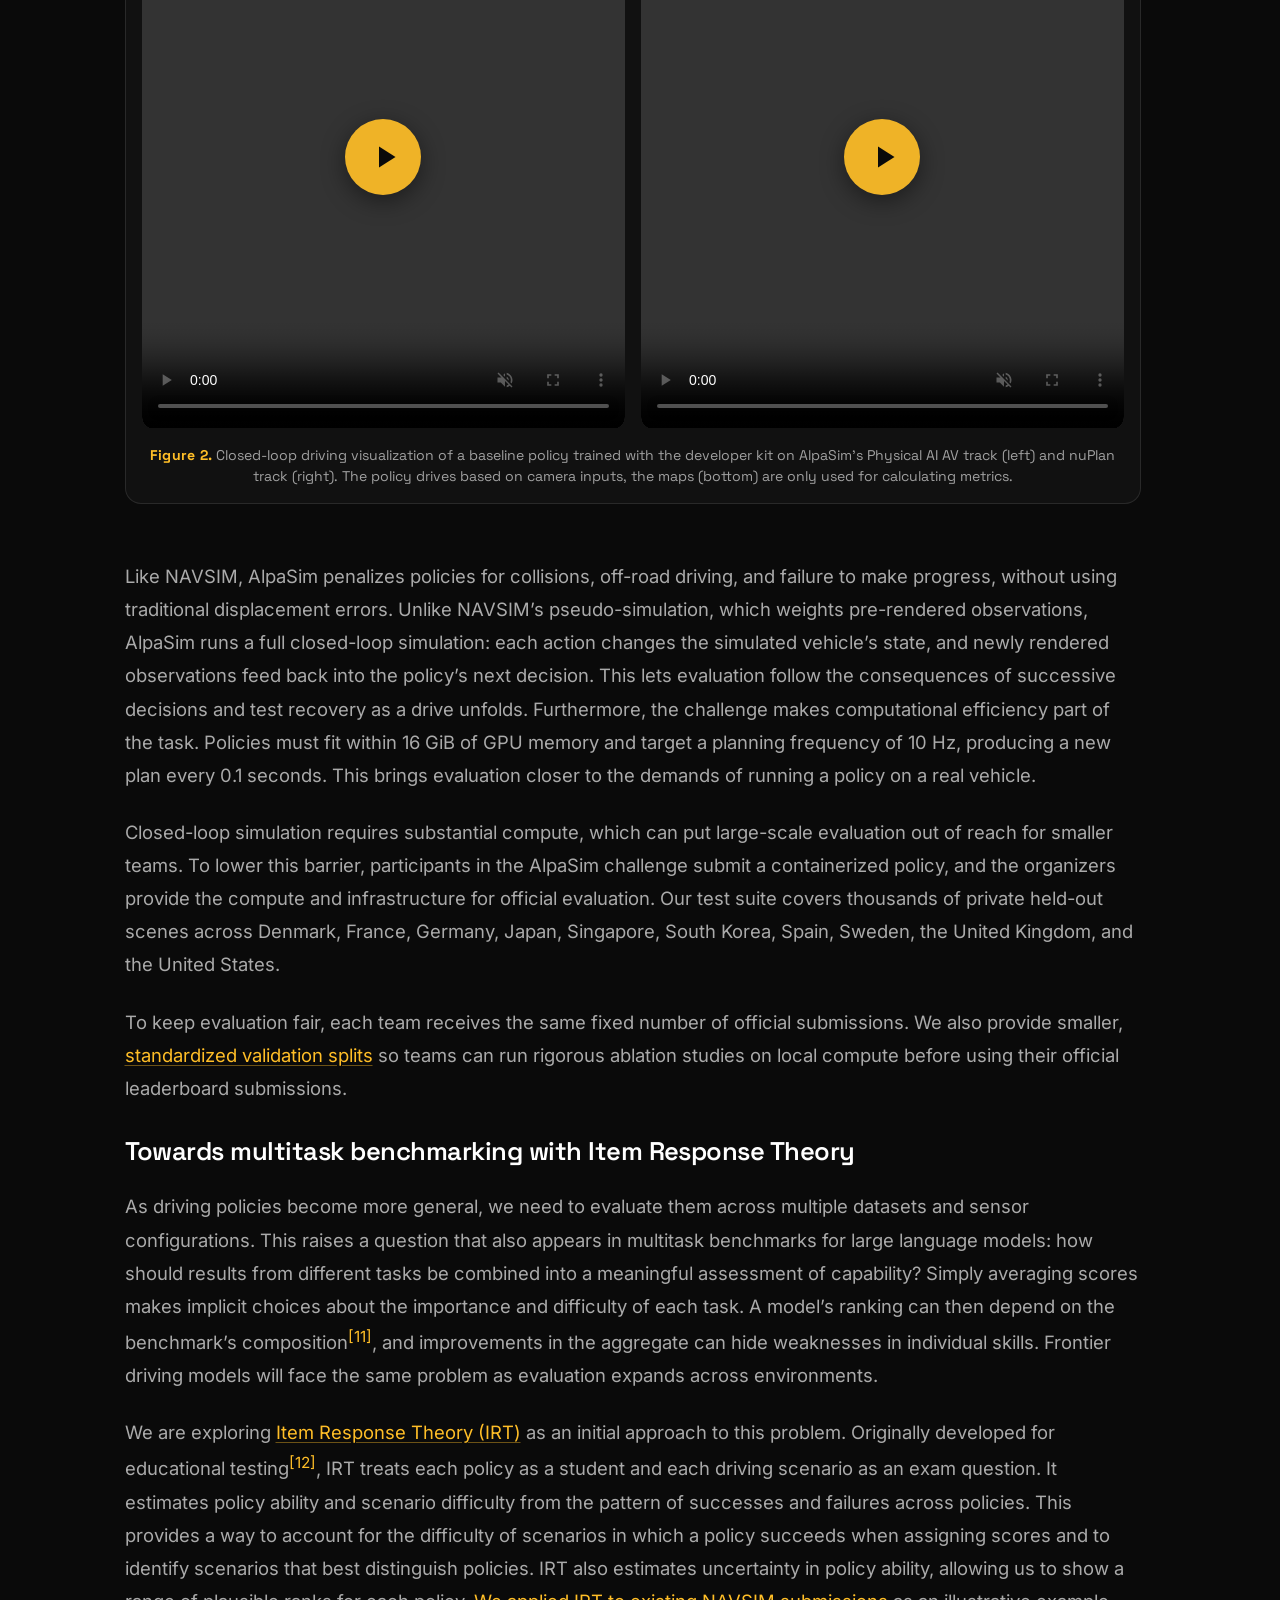
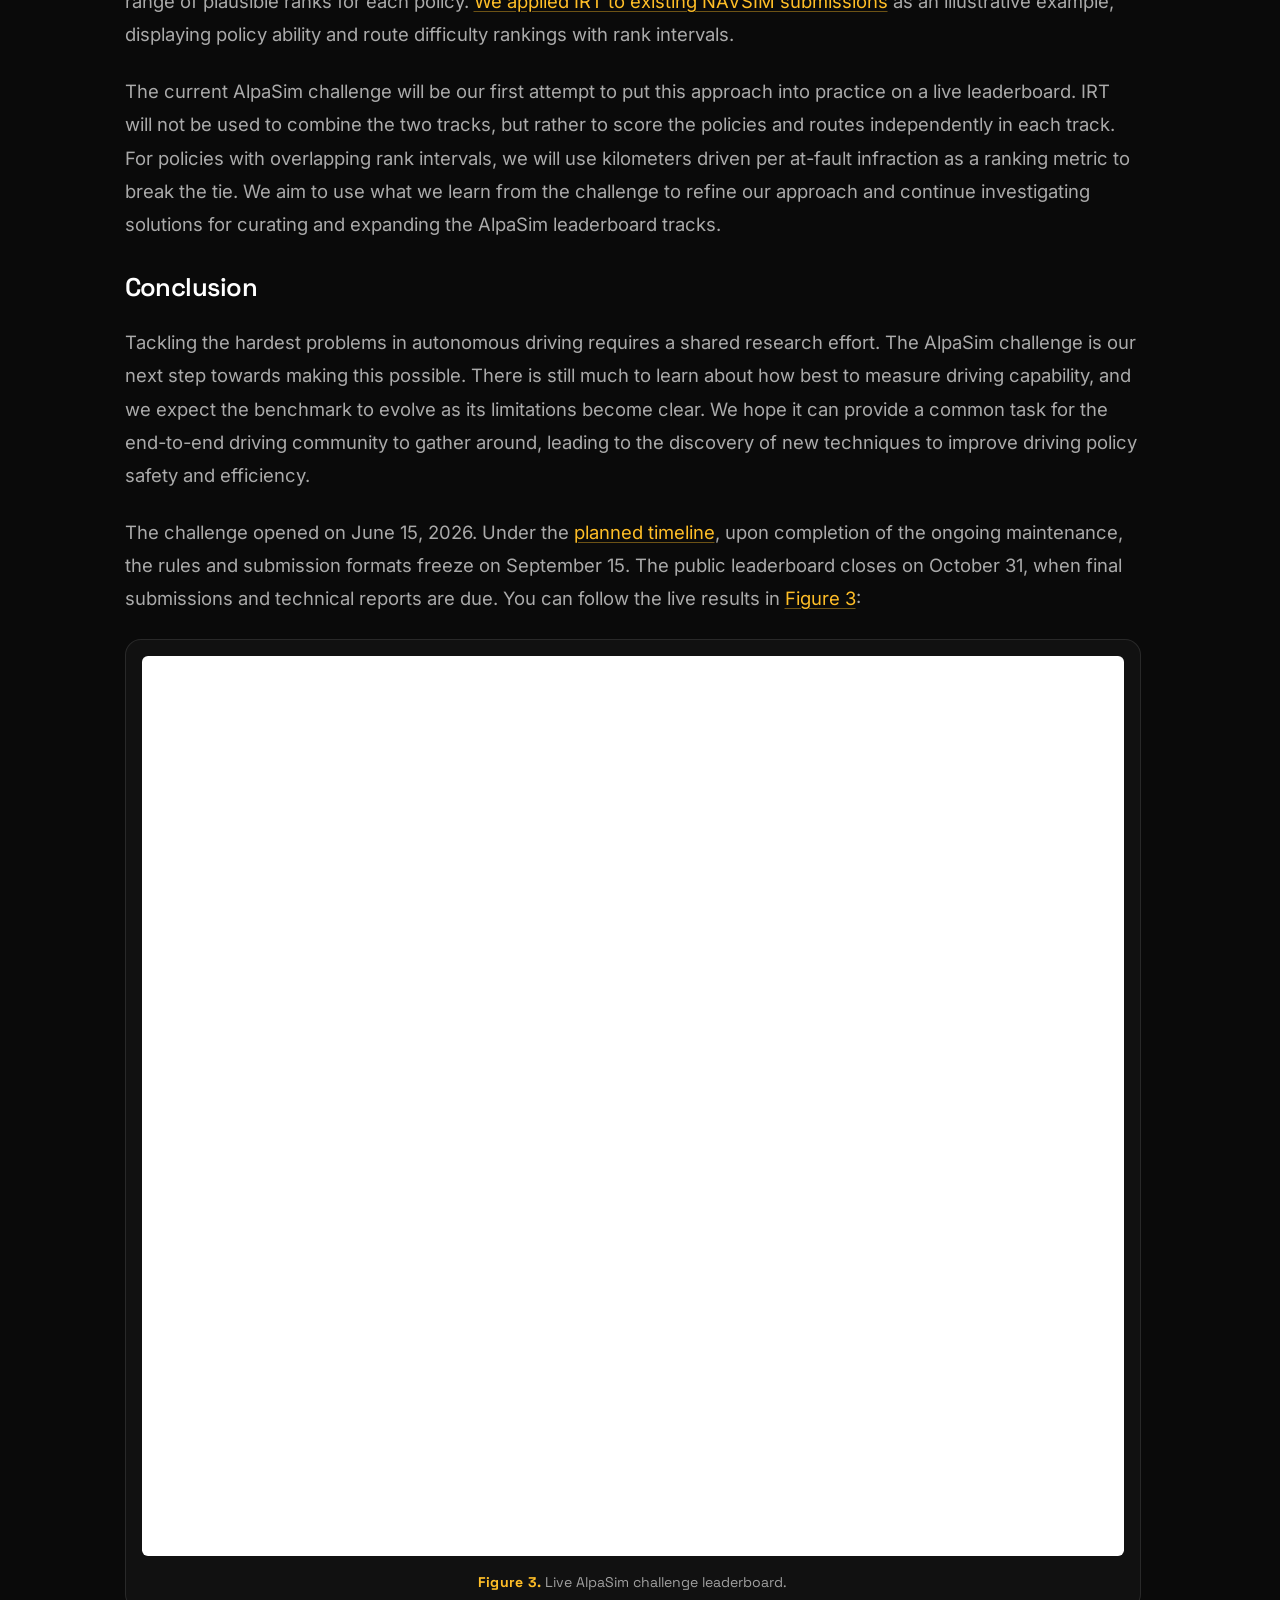
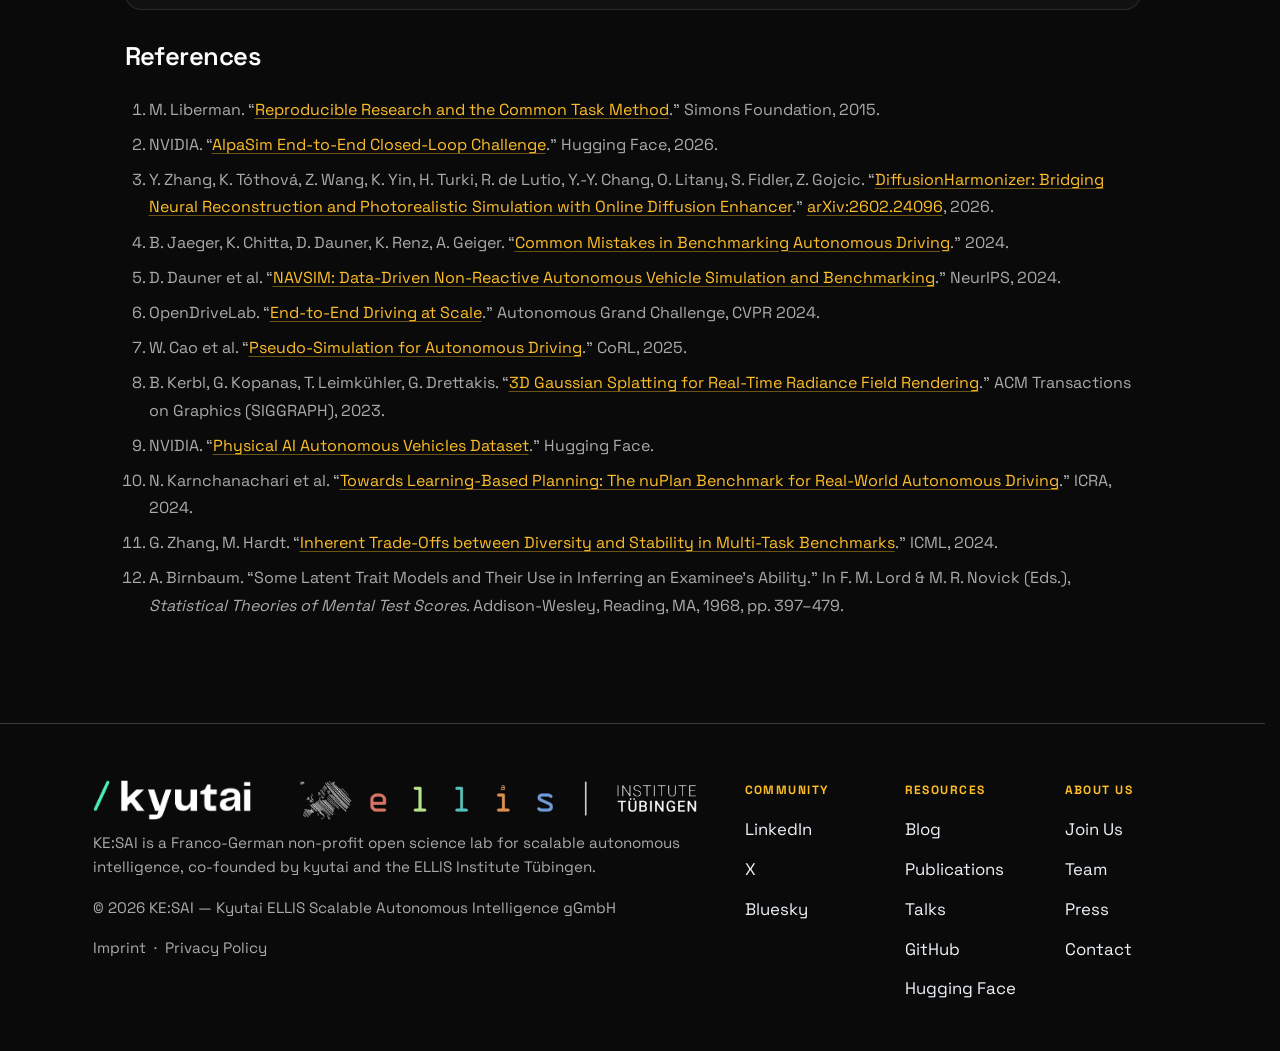
<file: blog/2026-09-08-common-task-framework/index.html>
<!DOCTYPE html>
<html lang="en">
<head>
  <meta charset="UTF-8">
  <meta name="viewport" content="width=device-width, initial-scale=1.0">
  <title>Making Progress Measurable: A Common Task Framework for Autonomous Driving with AlpaSim</title>
  <meta name="description" content="KE:SAI, NVIDIA, and OpenDriveLab are organizing the AlpaSim challenge with shared evaluation suites, neural simulation, and developer kits.">
  <meta property="og:type" content="article">
  <meta property="og:site_name" content="KE:SAI">
  <meta property="og:url" content="https://kesai.eu/blog/2026-09-08-common-task-framework/">
  <meta property="og:title" content="Making Progress Measurable: A Common Task Framework for Autonomous Driving with AlpaSim">
  <meta property="og:description" content="KE:SAI, NVIDIA, and OpenDriveLab are organizing the AlpaSim challenge with shared evaluation suites, neural simulation, and developer kits.">
  <meta property="og:image" content="https://kesai.eu/assets/og-image.jpg">
  <meta property="article:published_time" content="2026-09-08">
  <meta property="article:section" content="Research">
  <meta name="twitter:card" content="summary_large_image">
  <meta name="twitter:title" content="Making Progress Measurable: A Common Task Framework for Autonomous Driving with AlpaSim">
  <meta name="twitter:description" content="KE:SAI, NVIDIA, and OpenDriveLab are organizing the AlpaSim challenge with shared evaluation suites, neural simulation, and developer kits.">
  <meta name="twitter:image" content="https://kesai.eu/assets/og-image.jpg">
  <link rel="icon" href="/assets/favicon.ico" type="image/x-icon">
  <link rel="stylesheet" href="/assets/fonts/google/fonts.css">
  <link rel="stylesheet" href="/site.css?v=blog-typography-2">
  <link rel="stylesheet" href="post.css?v=alpasim-aspect-2">
  <style>html{background:#0a0a0a}</style>
  <script>document.documentElement.classList.add('blog-loading');</script>
  <script src="/site.js" defer></script>
  <script src="post.js?v=scroll-playback-2" defer></script>
</head>
<body>
  <header id="site-header"></header>

  <main>
    <article class="lp-section">
      <div class="blog-post-top">
        <a href="/blog/" class="blog-back">&larr; Back to Blog</a>
        <div style="display:flex;flex-wrap:wrap;gap:1rem">
          <a href="https://huggingface.co/spaces/nvidia/AlpasimE2EClosedLoopChallenge2026" class="blog-back" target="_blank" rel="noopener">Challenge</a>
          <a href="https://github.com/NVlabs/alpasim/tree/e2e_challenge" class="blog-back" target="_blank" rel="noopener">Simulator</a>
          <a href="https://github.com/kesai-labs/py123d_garage" class="blog-back" target="_blank" rel="noopener">devkit</a>
        </div>
      </div>

      <p class="section-eyebrow">Research &nbsp;&middot;&nbsp; <time datetime="2026-09-08">September 8, 2026</time></p>
      <h1 class="section-title">Making Progress Measurable: A Common Task Framework for Autonomous Driving with AlpaSim</h1>

      <div class="blog-body">
        <p>Our <a href="/blog/2026-07-17-vehicle-premiere/">previous post</a> introduced the research vehicle we will use for real-world testing, helping us understand and account for hardware-related challenges such as sensor noise and calibration. However, systematic progress also requires experiments that other researchers can repeat. This is the motivation behind the common task framework<sup><a href="#ref1" id="cite1">[1]</a></sup>: shared development data, a defined evaluation protocol, held-out test data, and a public leaderboard. Researchers evaluate their methods under a set of common rules on examples withheld from development and openly share their findings. This approach has helped organize and accelerate research in vision, speech, and language since the 1980s. We now aim to bring that same discipline to the development of frontier models for real-world end-to-end autonomous driving.</p>
        <p>Together with <a href="https://research.nvidia.com/labs/avg/" target="_blank" rel="noopener">NVIDIA’s ASPIRE Group</a> and <a href="https://opendrivelab.com/" target="_blank" rel="noopener">HKU’s OpenDriveLab</a>, we are organizing the <a href="https://huggingface.co/spaces/nvidia/AlpasimE2EClosedLoopChallenge2026" target="_blank" rel="noopener">AlpaSim End-to-End Closed-Loop Challenge</a><sup><a href="#ref2" id="cite2">[2]</a></sup>. The challenge is the first to bring together photorealistic neural simulation<sup><a href="#ref3" id="cite3">[3]</a></sup>, accessible baselines, and large evaluation suites in a shared framework for comparing end-to-end driving policies. Our aim is to make frontier autonomous driving research accessible to a broader community.</p>
      </div>

      <section class="blog-body" aria-labelledby="pseudo-title">
        <h2 id="pseudo-title">Lightweight simulation with NAVSIM</h2>

        <p>A recorded drive shows one way to navigate a scene, but other choices can be safe too. Early attempts to establish an accessible common task for autonomous driving evaluated a method’s planned path by its distance from the human driver’s recorded path: a comparison that can reward the wrong behavior<sup><a href="#ref4" id="cite4">[4]</a></sup>. Try the controls in <a href="#fig-pseudo">Figure 1</a>: changing speed while staying in the lane can produce a larger average displacement error (ADE) than swerving off the road.</p>
        <p><a href="https://arxiv.org/abs/2406.15349" target="_blank" rel="noopener">NAVSIM</a><sup><a href="#ref5" id="cite5">[5]</a></sup> was our attempt to address this problem by simulating a planned path for a few seconds (without replanning) and measuring safety, comfort, and progress. We used NAVSIM to test policies on large and carefully curated real-world driving datasets, without relying on the ADE metric. The simplified NAVSIM score below illustrates the benefit of this approach: it penalizes leaving the road or entering oncoming traffic, even when the path’s endpoint stays close to the recording.</p>
        <figure class="pseudo-widget" id="fig-pseudo">
          <div class="pseudo-grid">
            <div class="pseudo-panel">
              <h3>Change speed</h3>
              <svg id="speed-road" viewBox="0 0 320 380" role="img" aria-label="Top-down two-way highway with one lane per direction comparing a speed change with the recorded trajectory"></svg>
              <label for="drive-speed">Speed <output id="speed-value" for="drive-speed">70 km/h</output></label>
              <input id="drive-speed" type="range" min="70" max="130" step="1" value="70">
              <p class="pseudo-compliance">✓ Compliant</p>
              <div class="pseudo-score" id="speed-error-card">Average Displacement Error (ADE) ↓ <div class="pseudo-score-value"><strong id="speed-error">18.75 m</strong><span class="pseudo-score-status" id="speed-error-status" aria-live="polite"></span></div><div class="pseudo-bar"><span id="speed-bar"></span></div></div>
              <div class="pseudo-score" id="speed-pdm-card">(Simplified) NAVSIM Score ↑ <div class="pseudo-score-value"><strong id="speed-pdm">0.70</strong><span class="pseudo-score-status" id="speed-pdm-status" aria-live="polite"></span></div><div class="pseudo-bar"><span id="speed-pdm-bar"></span></div></div>
            </div>
            <div class="pseudo-panel">
              <h3>Swerve while maintaining speed</h3>
              <svg id="swerve-road" viewBox="0 0 320 380" role="img" aria-label="Top-down two-way highway with one lane per direction comparing a lateral swerve with the recorded trajectory"></svg>
              <label for="drive-swerve">Swerve <output id="swerve-value" for="drive-swerve">1.8 m right</output></label>
              <input id="drive-swerve" type="range" min="-3.5" max="3.5" step="0.1" value="1.8">
              <p class="pseudo-compliance is-failure" id="swerve-compliance" aria-live="polite">✕ Drivable area compliance</p>
              <div class="pseudo-score" id="swerve-error-card">Average Displacement Error (ADE) ↓ <div class="pseudo-score-value"><strong id="swerve-error">0.90 m</strong><span class="pseudo-score-status" id="swerve-error-status" aria-live="polite"></span></div><div class="pseudo-bar"><span id="swerve-bar"></span></div></div>
              <div class="pseudo-score" id="swerve-pdm-card">(Simplified) NAVSIM Score ↑ <div class="pseudo-score-value"><strong id="swerve-pdm">0.00</strong><span class="pseudo-score-status" id="swerve-pdm-status" aria-live="polite"></span></div><div class="pseudo-bar"><span id="swerve-pdm-bar"></span></div></div>
            </div>
          </div>
          <figcaption><strong>Figure 1.</strong> When compared with a recorded drive at 100 km/h, a safe speed change can have a higher ADE than a swerve off the road or into oncoming traffic.</figcaption>
        </figure>
        <p>NAVSIM now provides a practical first step for evaluating new ideas in autonomous driving. Since 2024, we have organized three successful NAVSIM challenges. The inaugural 2024 challenge<sup><a href="#ref6" id="cite6">[6]</a></sup> attracted 143 teams and 463 submissions, showing how much research a shared evaluation setup can support.</p>
        <p>We have also improved NAVSIM over time, introducing <a href="https://arxiv.org/abs/2506.04218" target="_blank" rel="noopener">pseudo-simulation</a><sup><a href="#ref7" id="cite7">[7]</a></sup> to probe how a policy recovers from deviations. Before evaluation, it uses <a href="https://repo-sam.inria.fr/fungraph/3d-gaussian-splatting/" target="_blank" rel="noopener">3D Gaussian Splatting</a><sup><a href="#ref8" id="cite8">[8]</a></sup> to render additional observations at different positions, headings, and speeds. During evaluation, these observations receive weights according to how closely they match states the policy is likely to reach. This lets the benchmark test recovery beyond the recorded drive.</p>
        <p>However, the common task framework requires us to revisit the choice of task once community progress begins to saturate. Unfortunately, NAVSIM does not account for important deployment constraints. A policy can score well while far exceeding a typical vehicle’s GPU memory budget or taking too long to produce a plan. Incorporating significant methodological complexity is now common on the benchmark, even for marginal gains. Therefore, the AlpaSim challenge moves to a closed-loop simulation setup with explicit compute and timing limits.</p>
      </section>
      <section class="blog-body" aria-labelledby="alpasim-title">
        <h2 id="alpasim-title">Closed-loop simulation at scale with AlpaSim</h2>

        <p>The AlpaSim challenge uses an open, modular simulator for closed-loop evaluation on two independent tracks: the <a href="https://huggingface.co/datasets/nvidia/PhysicalAI-Autonomous-Vehicles" target="_blank" rel="noopener">Physical AI AV dataset</a><sup><a href="#ref9" id="cite9">[9]</a></sup>, with 1,700 hours of driving data, and <a href="https://arxiv.org/abs/2403.04133" target="_blank" rel="noopener">nuPlan</a><sup><a href="#ref10" id="cite10">[10]</a></sup>, with 120 hours of publicly released sensor data. A common simulator lets researchers develop policies across different geographies and vehicle configurations without maintaining separate evaluation setups. This enables the exploration of new research questions beyond NAVSIM, which only supported the nuPlan dataset. Our <a href="https://github.com/kesai-labs/py123d_garage" target="_blank" rel="noopener">developer kit</a> for the AlpaSim challenge enables joint training on both Physical AI AV and nuPlan, making it easier to draw on their combined scale and diversity. <a href="#fig-alpasim">Figure 2</a> shows a baseline policy trained with the developer kit driving on both challenge tracks.</p>
        <figure class="alpasim-figure" id="fig-alpasim">
          <div class="alpasim-previews">
            <div class="alpasim-preview">
              <strong>Physical AI AV</strong>
              <div class="lead-video-embed">
                <video src="https://huggingface.co/datasets/kesai-labs/videos/resolve/main/alpasim_pai.mp4"
                  title="Baseline policy driving on Physical AI AV in AlpaSim" width="1920" height="2160" controls playsinline muted preload="metadata"></video>
              </div>
            </div>
            <div class="alpasim-preview">
              <strong>nuPlan</strong>
              <div class="lead-video-embed">
                <video src="https://huggingface.co/datasets/kesai-labs/videos/resolve/main/alpasim_nuplan.mp4"
                  title="Baseline policy driving on nuPlan in AlpaSim" controls playsinline muted preload="metadata"></video>
              </div>
            </div>
          </div>
          <figcaption><strong>Figure 2.</strong> Closed-loop driving visualization of a baseline policy trained with the developer kit on AlpaSim's Physical AI AV track (left) and nuPlan track (right). The policy drives based on camera inputs, the maps (bottom) are only used for calculating metrics.</figcaption>
        </figure>
        <p>Like NAVSIM, AlpaSim penalizes policies for collisions, off-road driving, and failure to make progress, without using traditional displacement errors. Unlike NAVSIM’s pseudo-simulation, which weights pre-rendered observations, AlpaSim runs a full closed-loop simulation: each action changes the simulated vehicle’s state, and newly rendered observations feed back into the policy’s next decision. This lets evaluation follow the consequences of successive decisions and test recovery as a drive unfolds. Furthermore, the challenge makes computational efficiency part of the task. Policies must fit within 16 GiB of GPU memory and target a planning frequency of 10 Hz, producing a new plan every 0.1 seconds. This brings evaluation closer to the demands of running a policy on a real vehicle.</p>
        <p>Closed-loop simulation requires substantial compute, which can put large-scale evaluation out of reach for smaller teams. To lower this barrier, participants in the AlpaSim challenge submit a containerized policy, and the organizers provide the compute and infrastructure for official evaluation. Our test suite covers thousands of private held-out scenes across Denmark, France, Germany, Japan, Singapore, South Korea, Spain, Sweden, the United Kingdom, and the United States.</p>
        <p>To keep evaluation fair, each team receives the same fixed number of official submissions. We also provide smaller, <a href="https://github.com/NVlabs/alpasim/tree/e2e_challenge/e2e_challenge/local_evaluation">standardized validation splits</a> so teams can run rigorous ablation studies on local compute before using their official leaderboard submissions.</p>
      </section>

      <section class="blog-body" aria-labelledby="irt-title">
        <h2 id="irt-title">Towards multitask benchmarking with Item Response Theory</h2>

        <p>As driving policies become more general, we need to evaluate them across multiple datasets and sensor configurations. This raises a question that also appears in multitask benchmarks for large language models: how should results from different tasks be combined into a meaningful assessment of capability? Simply averaging scores makes implicit choices about the importance and difficulty of each task. A model’s ranking can then depend on the benchmark’s composition<sup><a href="#ref11" id="cite11">[11]</a></sup>, and improvements in the aggregate can hide weaknesses in individual skills. Frontier driving models will face the same problem as evaluation expands across environments.</p>
        <p>We are exploring <a href="https://en.wikipedia.org/wiki/Item_response_theory" target="_blank" rel="noopener">Item Response Theory (IRT)</a> as an initial approach to this problem. Originally developed for educational testing<sup><a href="#ref12" id="cite12">[12]</a></sup>, IRT treats each policy as a student and each driving scenario as an exam question. It estimates policy ability and scenario difficulty from the pattern of successes and failures across policies. This provides a way to account for the difficulty of scenarios in which a policy succeeds when assigning scores and to identify scenarios that best distinguish policies. IRT also estimates uncertainty in policy ability, allowing us to show a range of plausible ranks for each policy. <a href="https://ln2697.github.io/navhard-leaderboard-2" target="_blank" rel="noopener">We applied IRT to existing NAVSIM submissions</a> as an illustrative example, displaying policy ability and route difficulty rankings with rank intervals.</p>
        <p>The current AlpaSim challenge will be our first attempt to put this approach into practice on a live leaderboard. IRT will not be used to combine the two tracks, but rather to score the policies and routes independently in each track. For policies with overlapping rank intervals, we will use kilometers driven per at-fault infraction as a ranking metric to break the tie. We aim to use what we learn from the challenge to refine our approach and continue investigating solutions for curating and expanding the AlpaSim leaderboard tracks.</p>
      </section>

      <section class="blog-body" aria-labelledby="conclusion-title">
        <h2 id="conclusion-title">Conclusion</h2>

        <p>Tackling the hardest problems in autonomous driving requires a shared research effort. The AlpaSim challenge is our next step towards making this possible. There is still much to learn about how best to measure driving capability, and we expect the benchmark to evolve as its limitations become clear. We hope it can provide a common task for the end-to-end driving community to gather around, leading to the discovery of new techniques to improve driving policy safety and efficiency.</p>
        <p>The challenge opened on June 15, 2026. Under the <a href="https://nvidia-alpasime2eclosedloopchallenge2026.hf.space/#timeline" target="_blank" rel="noopener">planned timeline</a>, upon completion of the ongoing maintenance, the rules and submission formats freeze on September 15. The public leaderboard closes on October 31, when final submissions and technical reports are due. You can follow the live results in <a href="#fig-leaderboard">Figure 3</a>:</p>

        <figure class="alpasim-figure leaderboard-figure" id="fig-leaderboard">
          <iframe src="https://nvidia-alpasime2eclosedloopchallenge2026.hf.space/gradio/" title="Live AlpaSim End-to-End Closed-Loop Challenge leaderboard" width="100%" height="900" loading="lazy"></iframe>
          <figcaption><strong>Figure 3.</strong> Live AlpaSim challenge leaderboard.</figcaption>
        </figure>
      </section>

      <div class="blog-body"><p class="section-eyebrow" style="margin-top: 2rem">References</p></div>
      <ol class="blog-references">
        <li id="ref1">M. Liberman. &ldquo;<a href="https://www.simonsfoundation.org/event/reproducible-research-and-the-common-task-method/" target="_blank" rel="noopener">Reproducible Research and the Common Task Method</a>.&rdquo; Simons Foundation, 2015.</li>
        <li id="ref2">NVIDIA. &ldquo;<a href="https://huggingface.co/spaces/nvidia/AlpasimE2EClosedLoopChallenge2026" target="_blank" rel="noopener">AlpaSim End-to-End Closed-Loop Challenge</a>.&rdquo; Hugging Face, 2026.</li>
        <li id="ref3">Y. Zhang, K. Tóthová, Z. Wang, K. Yin, H. Turki, R. de Lutio, Y.-Y. Chang, O. Litany, S. Fidler, Z. Gojcic. &ldquo;<a href="https://arxiv.org/pdf/2602.24096" target="_blank" rel="noopener">DiffusionHarmonizer: Bridging Neural Reconstruction and Photorealistic Simulation with Online Diffusion Enhancer</a>.&rdquo; <a href="https://arxiv.org/abs/2602.24096" target="_blank" rel="noopener">arXiv:2602.24096</a>, 2026.</li>
        <li id="ref4">B. Jaeger, K. Chitta, D. Dauner, K. Renz, A. Geiger. &ldquo;<a href="https://github.com/autonomousvision/carla_garage/blob/leaderboard_2/docs/common_mistakes_in_benchmarking_ad.md#nuscenes-planning" target="_blank" rel="noopener">Common Mistakes in Benchmarking Autonomous Driving</a>.&rdquo; 2024.</li>
        <li id="ref5">D. Dauner et al. &ldquo;<a href="https://arxiv.org/abs/2406.15349" target="_blank" rel="noopener">NAVSIM: Data-Driven Non-Reactive Autonomous Vehicle Simulation and Benchmarking</a>.&rdquo; NeurIPS, 2024.</li>
        <li id="ref6">OpenDriveLab. &ldquo;<a href="https://opendrivelab.com/challenge2024/#end_to_end_driving_at_scale" target="_blank" rel="noopener">End-to-End Driving at Scale</a>.&rdquo; Autonomous Grand Challenge, CVPR 2024.</li>
        <li id="ref7">W. Cao et al. &ldquo;<a href="https://arxiv.org/abs/2506.04218" target="_blank" rel="noopener">Pseudo-Simulation for Autonomous Driving</a>.&rdquo; CoRL, 2025.</li>
        <li id="ref8">B. Kerbl, G. Kopanas, T. Leimkühler, G. Drettakis. &ldquo;<a href="https://repo-sam.inria.fr/fungraph/3d-gaussian-splatting/" target="_blank" rel="noopener">3D Gaussian Splatting for Real-Time Radiance Field Rendering</a>.&rdquo; ACM Transactions on Graphics (SIGGRAPH), 2023.</li>
        <li id="ref9">NVIDIA. &ldquo;<a href="https://huggingface.co/datasets/nvidia/PhysicalAI-Autonomous-Vehicles" target="_blank" rel="noopener">Physical AI Autonomous Vehicles Dataset</a>.&rdquo; Hugging Face.</li>
        <li id="ref10">N. Karnchanachari et al. &ldquo;<a href="https://arxiv.org/abs/2403.04133" target="_blank" rel="noopener">Towards Learning-Based Planning: The nuPlan Benchmark for Real-World Autonomous Driving</a>.&rdquo; ICRA, 2024.</li>
        <li id="ref11">G. Zhang, M. Hardt. &ldquo;<a href="https://arxiv.org/abs/2405.01719" target="_blank" rel="noopener">Inherent Trade-Offs between Diversity and Stability in Multi-Task Benchmarks</a>.&rdquo; ICML, 2024.</li>
        <li id="ref12">A. Birnbaum. &ldquo;Some Latent Trait Models and Their Use in Inferring an Examinee’s Ability.&rdquo; In F. M. Lord &amp; M. R. Novick (Eds.), <em>Statistical Theories of Mental Test Scores</em>. Addison-Wesley, Reading, MA, 1968, pp. 397–479.</li>
      </ol>
    </article>
  </main>

  <footer id="site-footer"></footer>
</body>
</html>
</file>
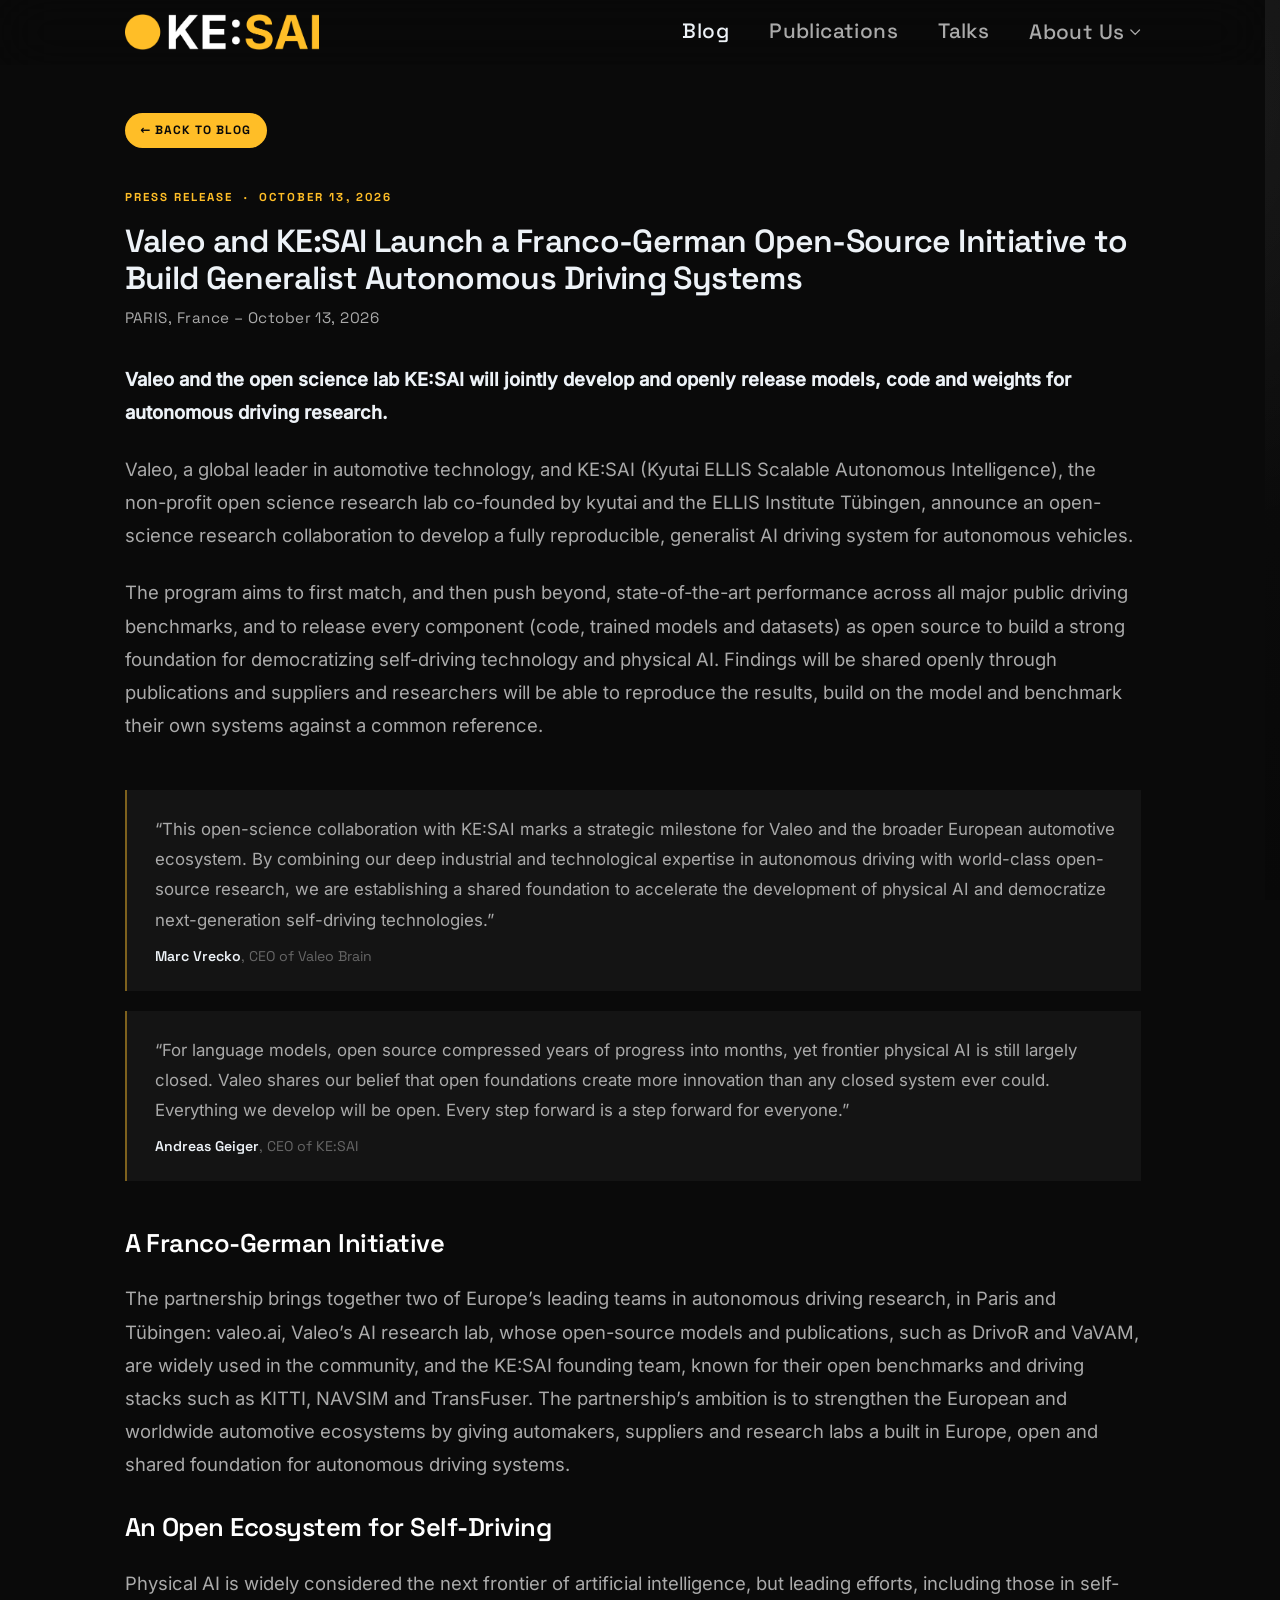
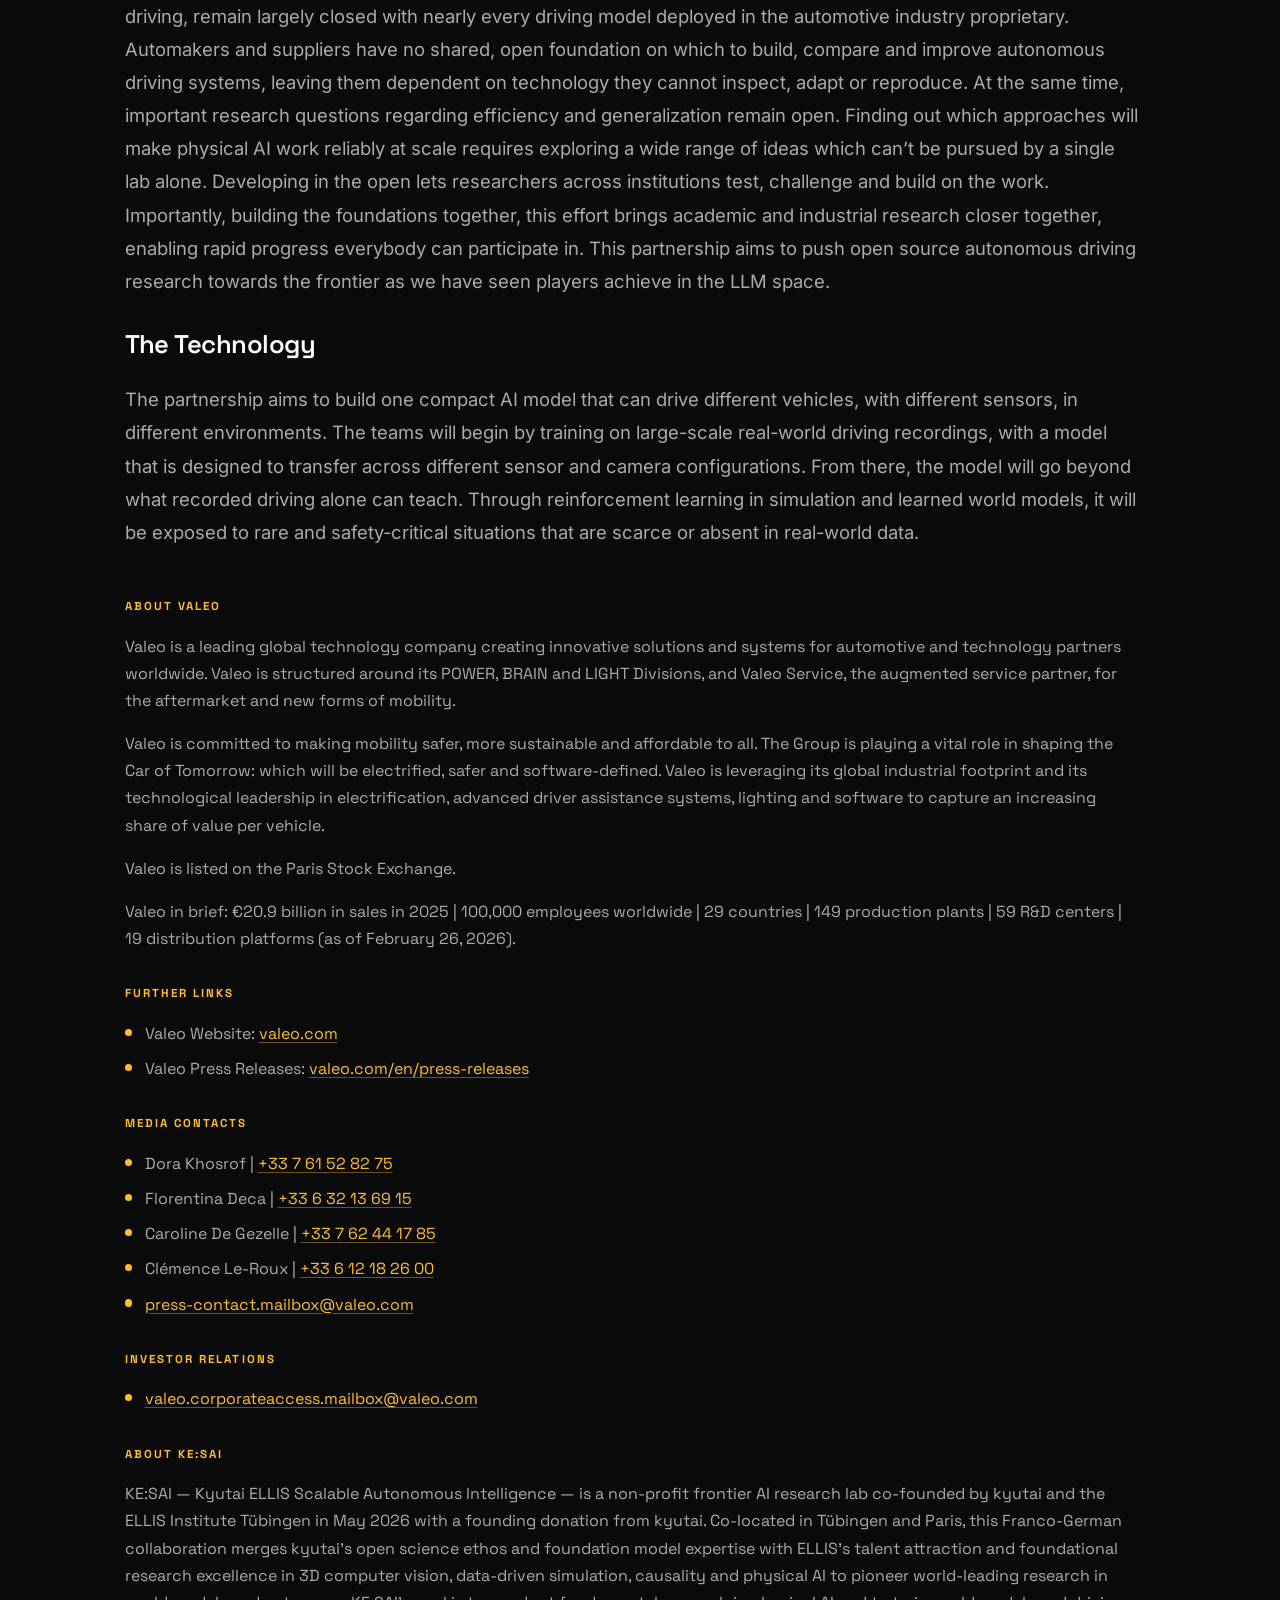
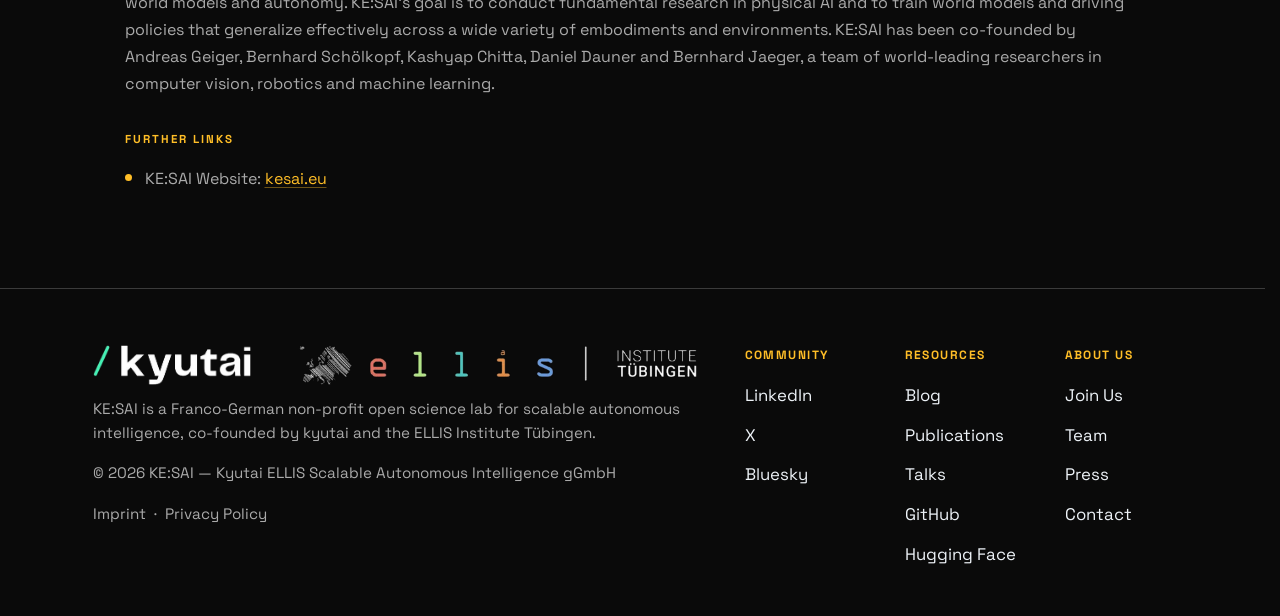
<file: blog/2026-10-13-valeo-kesai/index.html>
<!DOCTYPE html>
<html lang="en">
<head>
  <meta charset="UTF-8">
  <meta name="viewport" content="width=device-width, initial-scale=1.0">
  <title>Valeo and KE:SAI Launch a Franco-German Open-Source Initiative to Build Generalist Autonomous Driving Systems</title>
  <meta name="description" content="Valeo and the open science lab KE:SAI will jointly develop and openly release models, code and weights for autonomous driving research.">
  <meta property="og:type"        content="article">
  <meta property="og:site_name"   content="KE:SAI">
  <meta property="og:url"         content="https://kesai.eu/blog/2026-10-13-valeo-kesai/">
  <meta property="og:title"       content="Valeo and KE:SAI Launch a Franco-German Open-Source Initiative to Build Generalist Autonomous Driving Systems">
  <meta property="og:description" content="Valeo and the open science lab KE:SAI will jointly develop and openly release models, code and weights for autonomous driving research.">
  <meta property="og:image"       content="https://kesai.eu/blog/2026-10-13-valeo-kesai/thumbnail.jpg">
  <meta property="og:image:alt"   content="Valeo and KE:SAI logos side by side">
  <meta property="article:published_time" content="2026-10-13">
  <meta name="twitter:card"       content="summary_large_image">
  <meta name="twitter:title"      content="Valeo and KE:SAI Launch a Franco-German Open-Source Initiative to Build Generalist Autonomous Driving Systems">
  <meta name="twitter:description" content="Valeo and the open science lab KE:SAI will jointly develop and openly release models, code and weights for autonomous driving research.">
  <meta name="twitter:image"      content="https://kesai.eu/blog/2026-10-13-valeo-kesai/thumbnail.jpg">
  <meta name="twitter:image:alt"  content="Valeo and KE:SAI logos side by side">
  <link rel="canonical" href="https://kesai.eu/blog/2026-10-13-valeo-kesai/">
  <link rel="icon" href="/assets/favicon.ico" type="image/x-icon">
  <link rel="stylesheet" href="/assets/fonts/google/fonts.css">
  <link rel="stylesheet" href="/site.css?v=blog-typography-3">
  <style>html{background:#0a0a0a}</style>
  <script>document.documentElement.classList.add('blog-loading');</script>
  <script src="/site.js" defer></script>
  <script>
    window.addEventListener('load', function () {
      document.querySelectorAll('.site-nav a, .mobile-nav a').forEach(function (a) {
        if (a.getAttribute('href') === '/blog') a.classList.add('active');
      });
    });
  </script>
</head>
<body>

  <header id="site-header"></header>

  <main>
    <article class="lp-section">

      <div class="blog-post-top">
        <a href="/blog/" class="blog-back">&larr; Back to Blog</a>
      </div>

      <p class="section-eyebrow">Press Release &nbsp;&middot;&nbsp; October 13, 2026</p>
      <h1 class="section-title">Valeo and KE:SAI Launch a Franco-German Open-Source Initiative to Build Generalist Autonomous Driving Systems</h1>
      <p class="blog-dateline">PARIS, France &ndash; October 13, 2026</p>

      <div class="blog-body">
        <p><strong>Valeo and the open science lab KE:SAI will jointly develop and openly release models, code and weights for autonomous driving research.</strong></p>
        <p>Valeo, a global leader in automotive technology, and KE:SAI (Kyutai ELLIS Scalable Autonomous Intelligence), the non-profit open science research lab co-founded by kyutai and the ELLIS Institute Tübingen, announce an open-science research collaboration to develop a fully reproducible, generalist AI driving system for autonomous vehicles.</p>
        <p>The program aims to first match, and then push beyond, state-of-the-art performance across all major public driving benchmarks, and to release every component (code, trained models and datasets) as open source to build a strong foundation for democratizing self-driving technology and physical AI. Findings will be shared openly through publications and suppliers and researchers will be able to reproduce the results, build on the model and benchmark their own systems against a common reference.</p>
      </div>

      <div class="blog-quotes">
        <blockquote class="blog-quote">
          <p class="blog-quote-text">“This open-science collaboration with KE:SAI marks a strategic milestone for Valeo and the broader European automotive ecosystem. By combining our deep industrial and technological expertise in autonomous driving with world-class open-source research, we are establishing a shared foundation to accelerate the development of physical AI and democratize next-generation self-driving technologies.”</p>
          <cite class="blog-quote-attr"><strong>Marc Vrecko</strong>, CEO of Valeo Brain</cite>
        </blockquote>
        <blockquote class="blog-quote">
          <p class="blog-quote-text">“For language models, open source compressed years of progress into months, yet frontier physical AI is still largely closed. Valeo shares our belief that open foundations create more innovation than any closed system ever could. Everything we develop will be open. Every step forward is a step forward for everyone.”</p>
          <cite class="blog-quote-attr"><strong>Andreas Geiger</strong>, CEO of KE:SAI</cite>
        </blockquote>
      </div>

      <div class="blog-body">
        <h2>A Franco-German Initiative</h2>
        <p>The partnership brings together two of Europe’s leading teams in autonomous driving research, in Paris and Tübingen: valeo.ai, Valeo’s AI research lab, whose open-source models and publications, such as DrivoR and VaVAM, are widely used in the community, and the KE:SAI founding team, known for their open benchmarks and driving stacks such as KITTI, NAVSIM and TransFuser. The partnership’s ambition is to strengthen the European and worldwide automotive ecosystems by giving automakers, suppliers and research labs a built in Europe, open and shared foundation for autonomous driving systems.</p>
        <h2>An Open Ecosystem for Self-Driving</h2>
        <p>Physical AI is widely considered the next frontier of artificial intelligence, but leading efforts, including those in self-driving, remain largely closed with nearly every driving model deployed in the automotive industry proprietary. Automakers and suppliers have no shared, open foundation on which to build, compare and improve autonomous driving systems, leaving them dependent on technology they cannot inspect, adapt or reproduce. At the same time, important research questions regarding efficiency and generalization remain open. Finding out which approaches will make physical AI work reliably at scale requires exploring a wide range of ideas which can’t be pursued by a single lab alone. Developing in the open lets researchers across institutions test, challenge and build on the work. Importantly, building the foundations together, this effort brings academic and industrial research closer together, enabling rapid progress everybody can participate in. This partnership aims to push open source autonomous driving research towards the frontier as we have seen players achieve in the LLM space.</p>
        <h2>The Technology</h2>
        <p>The partnership aims to build one compact AI model that can drive different vehicles, with different sensors, in different environments. The teams will begin by training on large-scale real-world driving recordings, with a model that is designed to transfer across different sensor and camera configurations. From there, the model will go beyond what recorded driving alone can teach. Through reinforcement learning in simulation and learned world models, it will be exposed to rare and safety-critical situations that are scarce or absent in real-world data.</p>
      </div>

      <div class="blog-details">
        <h2 class="section-eyebrow">About Valeo</h2>
        <p>Valeo is a leading global technology company creating innovative solutions and systems for automotive and technology partners worldwide. Valeo is structured around its POWER, BRAIN and LIGHT Divisions, and Valeo Service, the augmented service partner, for the aftermarket and new forms of mobility.</p>
        <p>Valeo is committed to making mobility safer, more sustainable and affordable to all. The Group is playing a vital  role in shaping the Car of Tomorrow: which will be  electrified, safer and software-defined. Valeo is leveraging its global industrial footprint and its technological leadership in electrification, advanced driver assistance systems, lighting and software to capture an increasing share of value per vehicle.</p>
        <p>Valeo is listed on the Paris Stock Exchange.</p>
        <p>Valeo in brief: €20.9 billion in sales in 2025 | 100,000 employees worldwide | 29 countries | 149 production plants | 59 R&amp;D centers | 19 distribution platforms (as of February 26, 2026).</p>
        <h2 class="section-eyebrow">Further Links</h2>
        <ul class="blog-links-list">
          <li>Valeo Website: <a href="https://www.valeo.com/" target="_blank" rel="noopener">valeo.com</a></li>
          <li>Valeo Press Releases: <a href="https://www.valeo.com/en/press-releases/" target="_blank" rel="noopener">valeo.com/en/press-releases</a></li>
        </ul>
        <h2 class="section-eyebrow">Media Contacts</h2>
        <ul class="blog-links-list">
          <li>Dora Khosrof | <a href="tel:+33761528275">+33 7 61 52 82 75</a></li>
          <li>Florentina Deca | <a href="tel:+33632136915">+33 6 32 13 69 15</a></li>
          <li>Caroline De Gezelle | <a href="tel:+33762441785">+33 7 62 44 17 85</a></li>
          <li>Clémence Le-Roux | <a href="tel:+33612182600">+33 6 12 18 26 00</a></li>
          <li><a href="mailto:press-contact.mailbox@valeo.com">press-contact.mailbox<wbr>@valeo.com</a></li>
        </ul>
        <h2 class="section-eyebrow">Investor Relations</h2>
        <ul class="blog-links-list">
          <li><a href="mailto:valeo.corporateaccess.mailbox@valeo.com">valeo.corporateaccess.mailbox<wbr>@valeo.com</a></li>
        </ul>
        <h2 class="section-eyebrow">About KE:SAI</h2>
        <p>KE:SAI — Kyutai ELLIS Scalable Autonomous Intelligence — is a non-profit frontier AI research lab co-founded by kyutai and the ELLIS Institute Tübingen in May 2026 with a founding donation from kyutai. Co-located in Tübingen and Paris, this Franco-German collaboration merges kyutai’s open science ethos and foundation model expertise with ELLIS’s talent attraction and foundational research excellence in 3D computer vision, data-driven simulation, causality and physical AI to pioneer world-leading research in world models and autonomy. KE:SAI’s goal is to conduct fundamental research in physical AI and to train world models and driving policies that generalize effectively across a wide variety of embodiments and environments. KE:SAI has been co-founded by Andreas Geiger, Bernhard Schölkopf, Kashyap Chitta, Daniel Dauner and Bernhard Jaeger, a team of world-leading researchers in computer vision, robotics and machine learning.</p>
        <h2 class="section-eyebrow">Further Links</h2>
        <ul class="blog-links-list">
          <li>KE:SAI Website: <a href="https://kesai.eu/" target="_blank" rel="noopener">kesai.eu</a></li>
        </ul>
      </div>

    </article>
  </main>

  <footer id="site-footer"></footer>

</body>
</html>
</file>
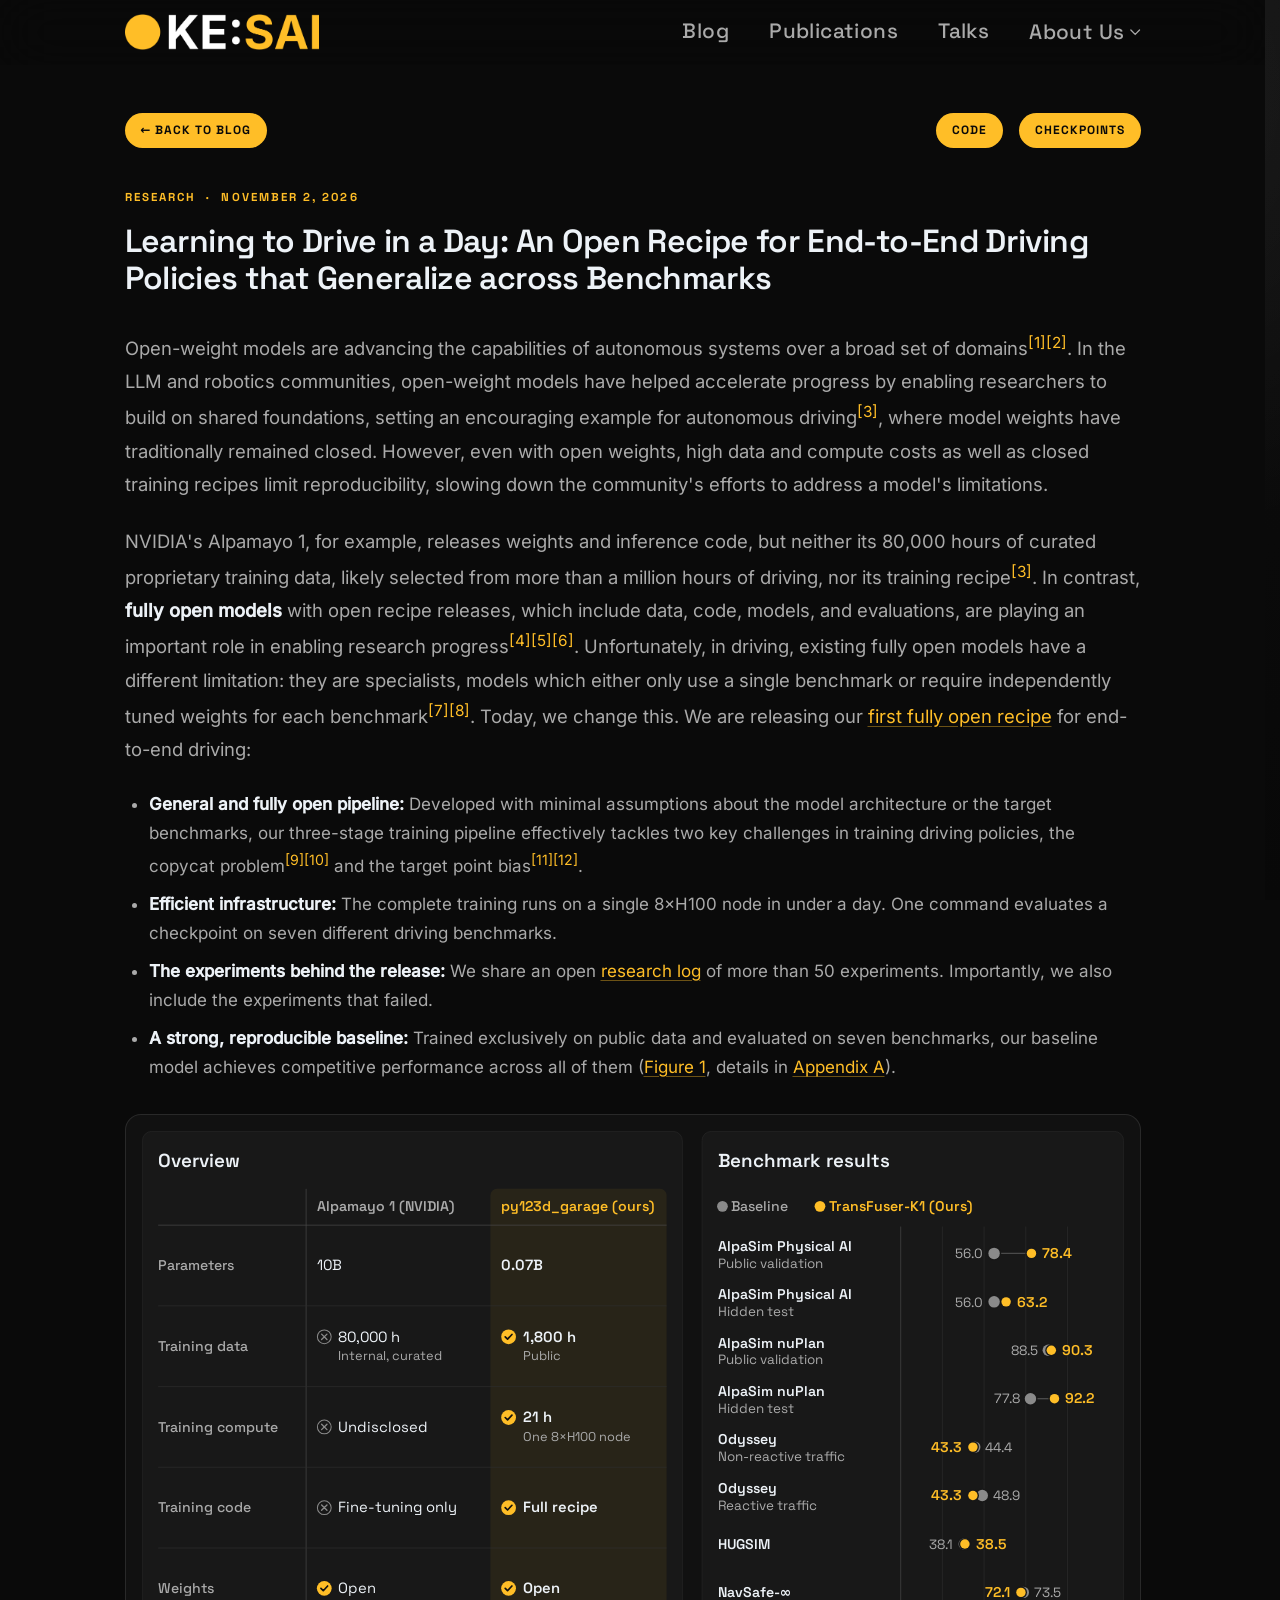
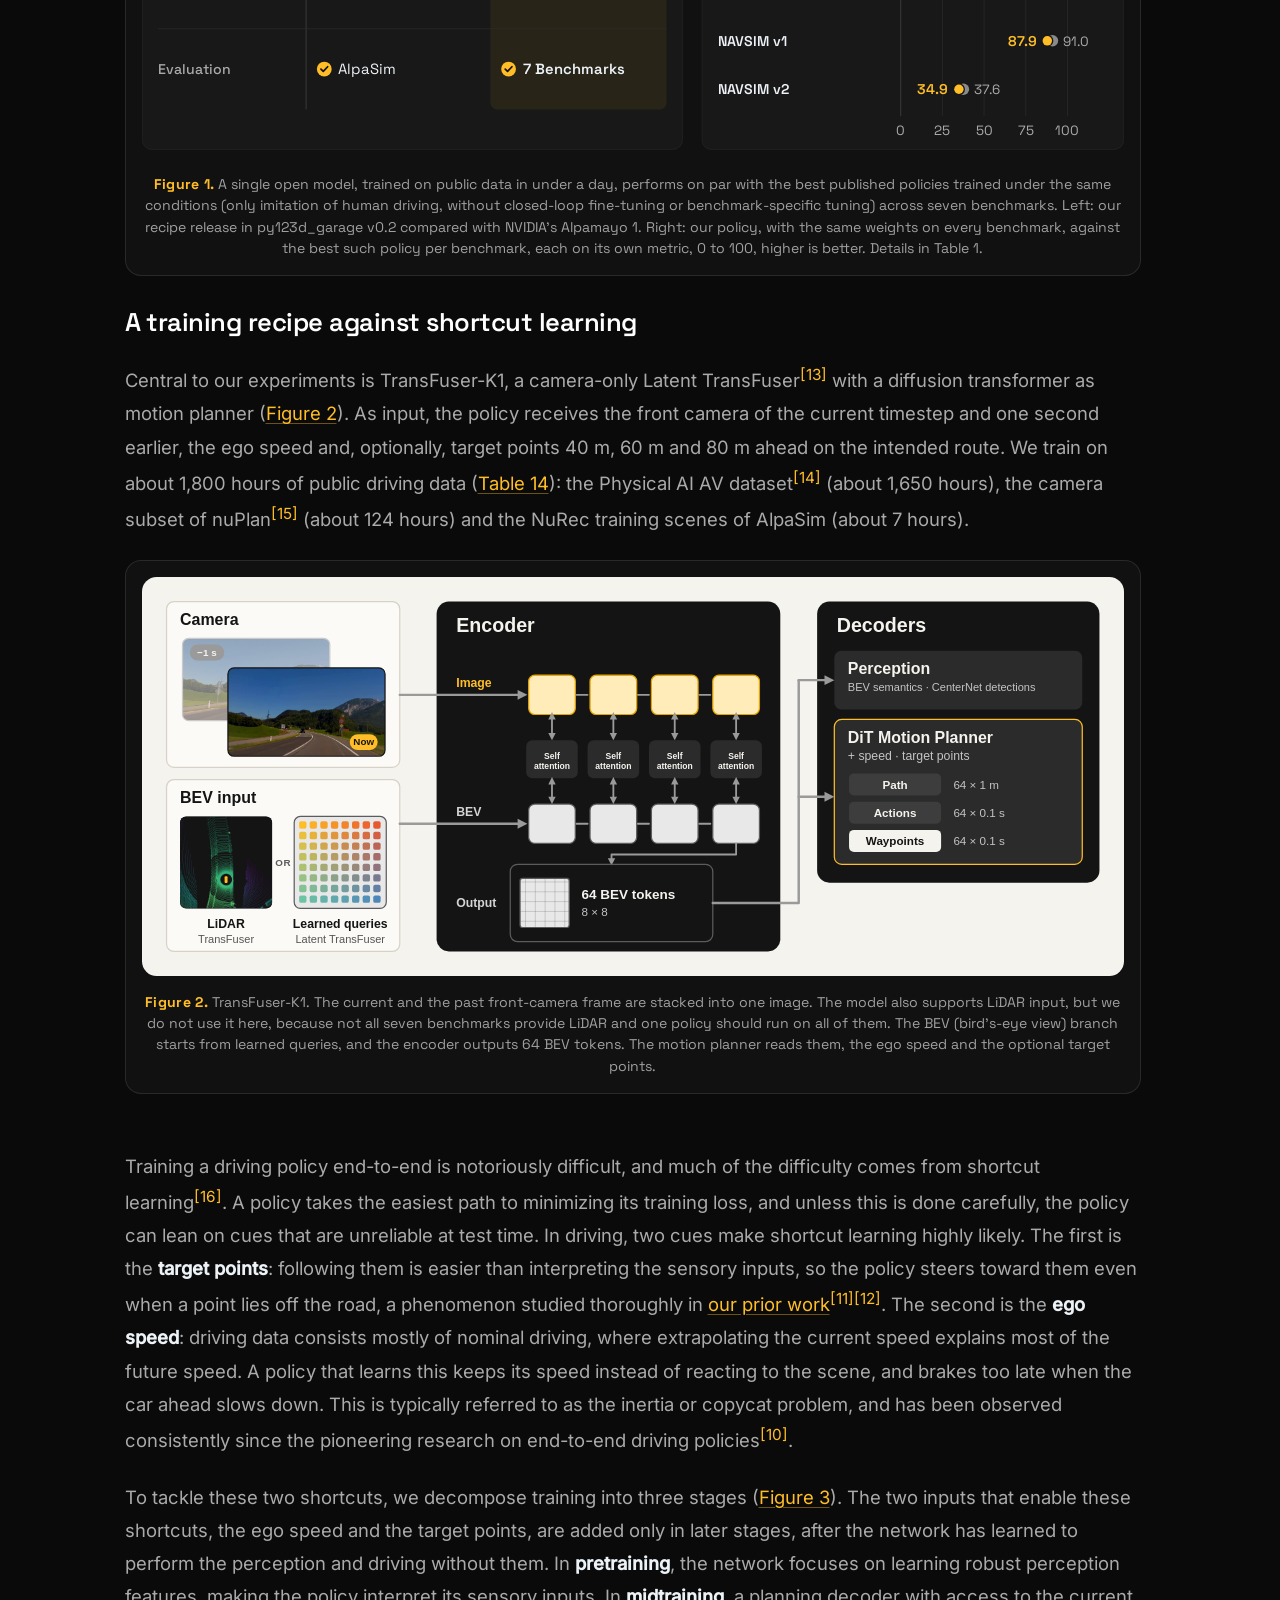
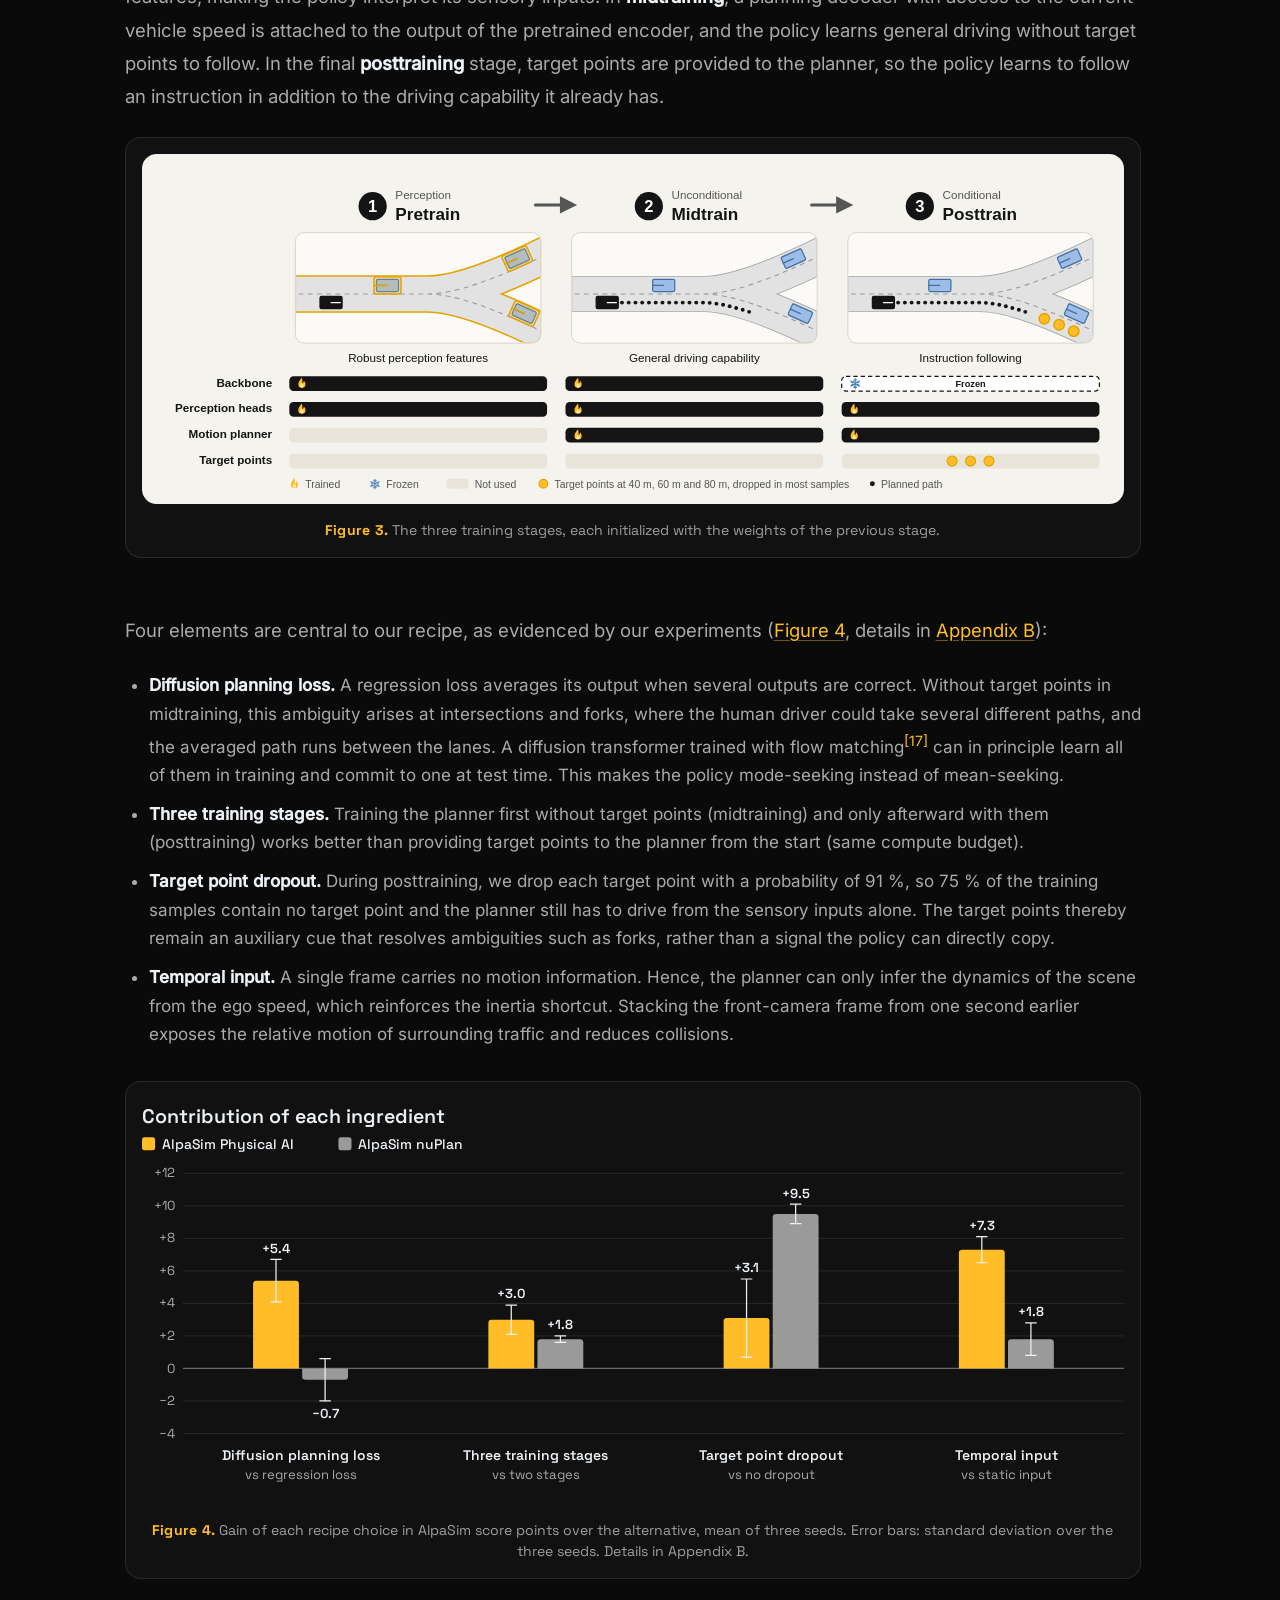
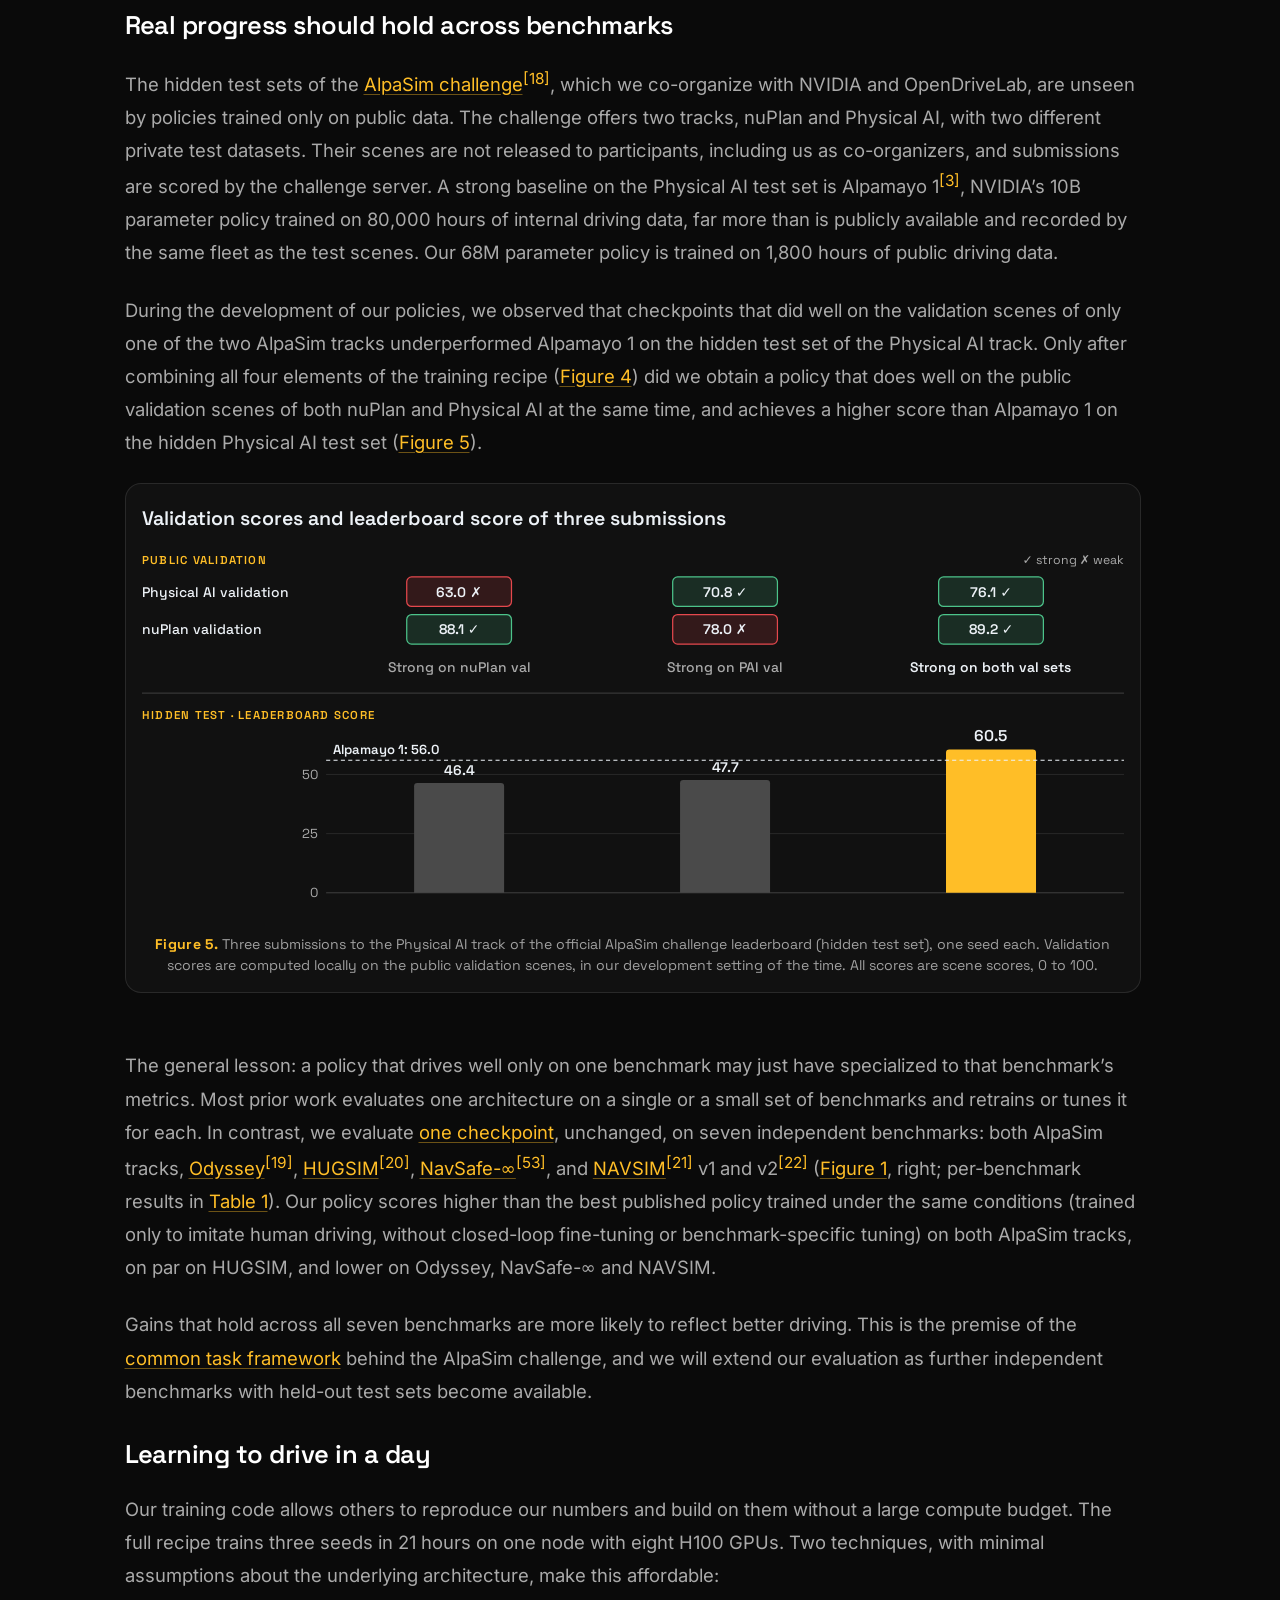
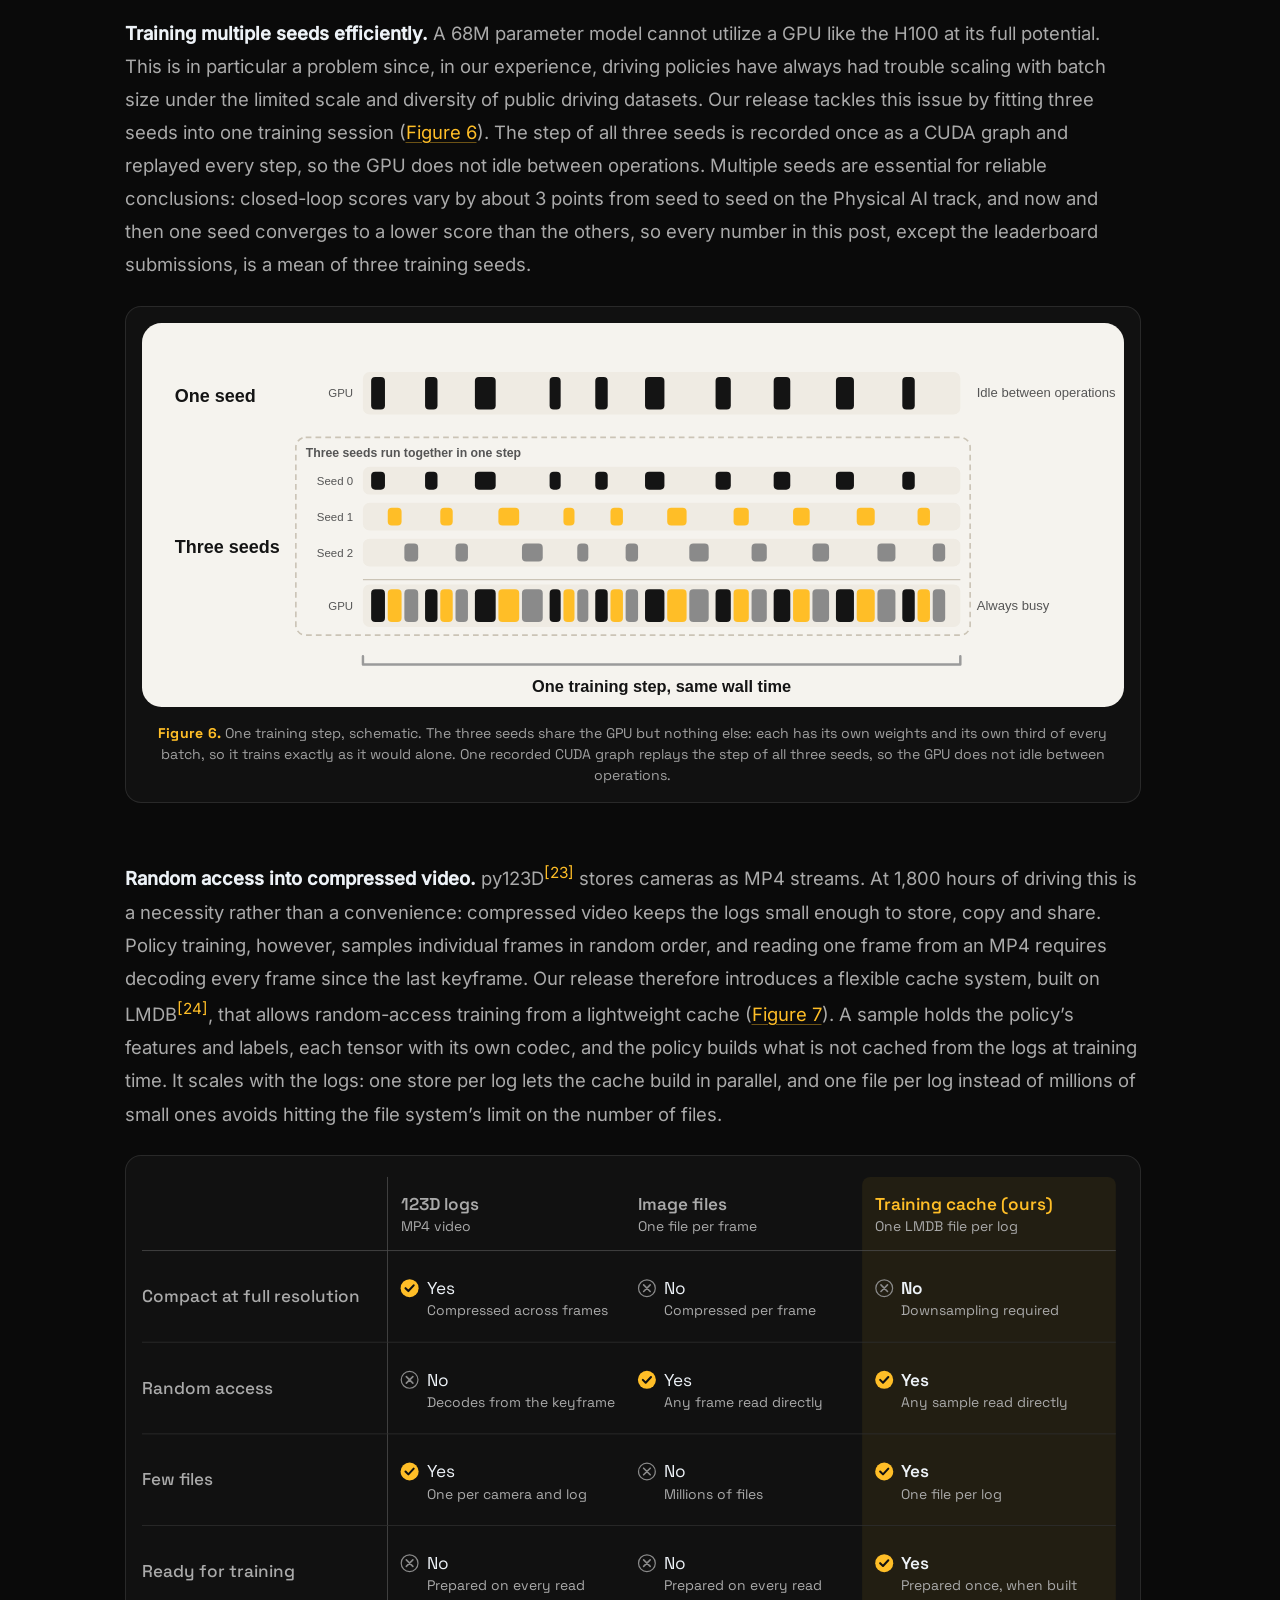
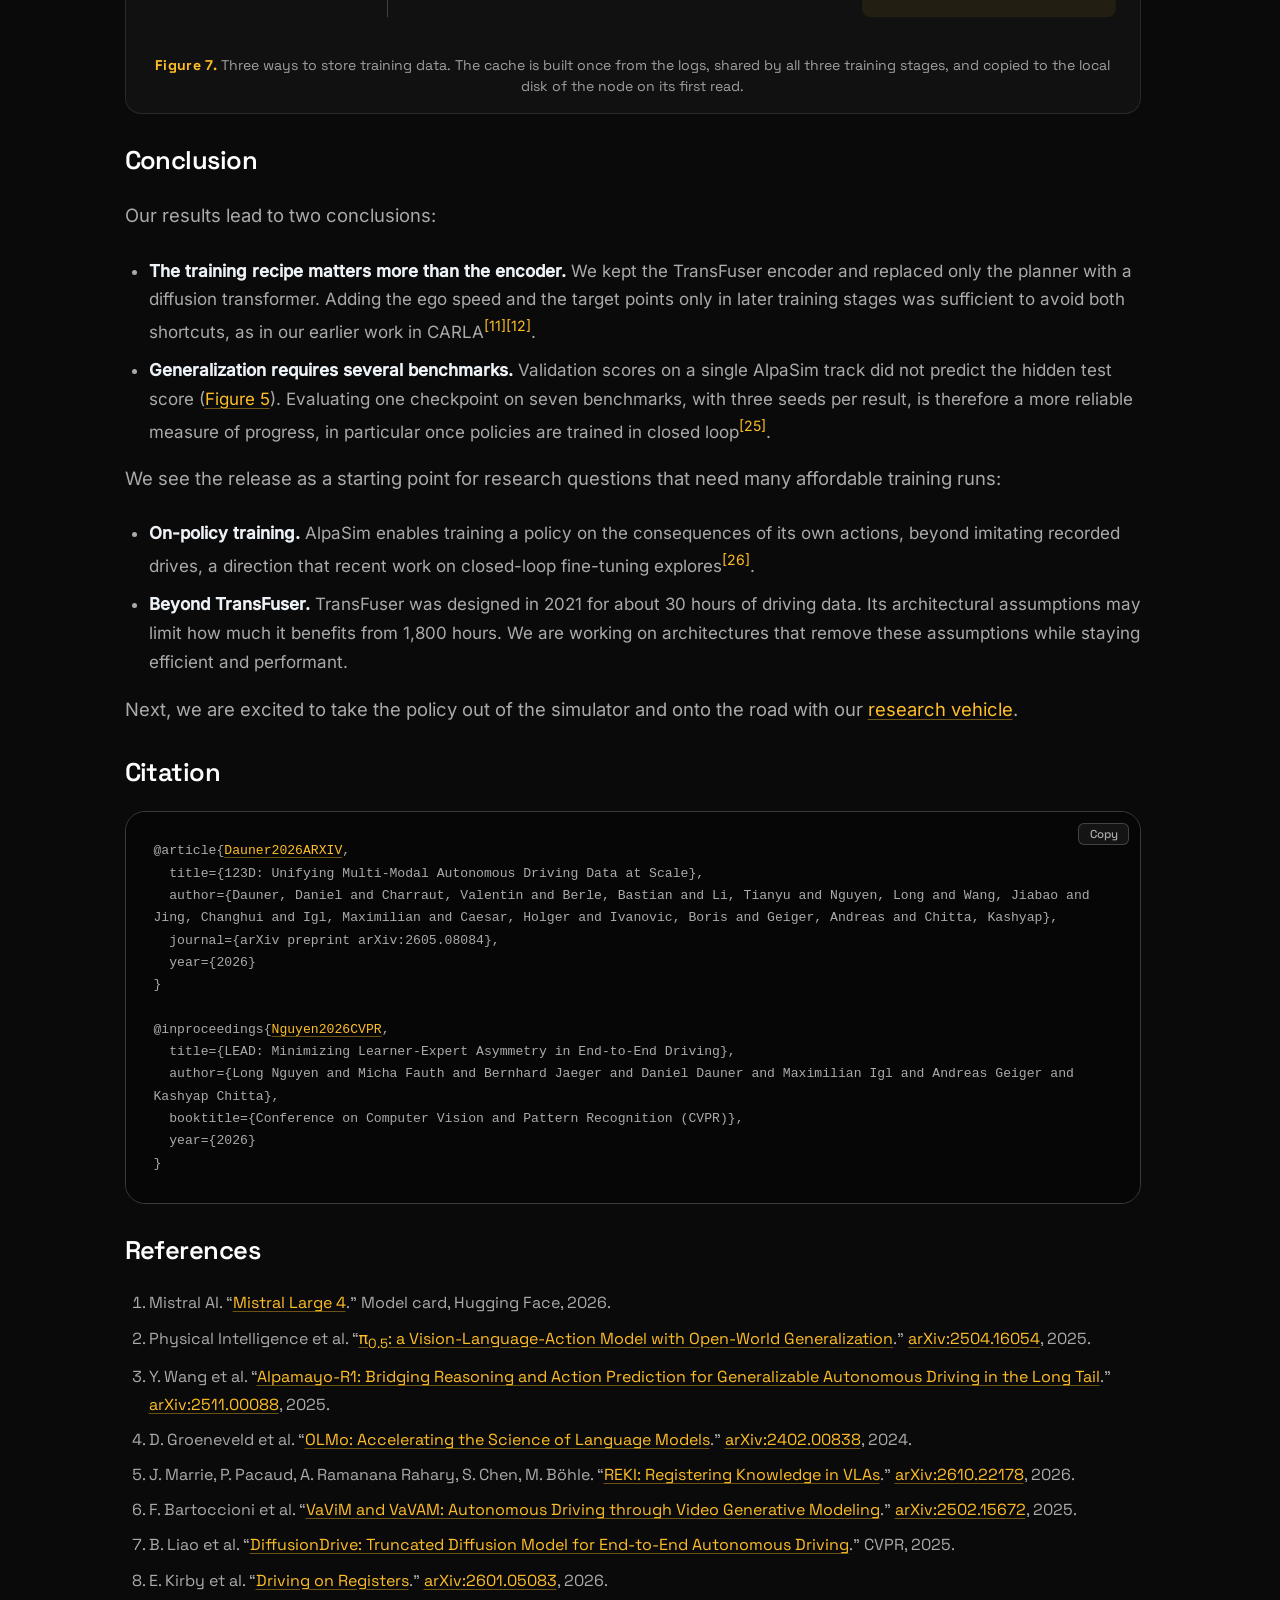
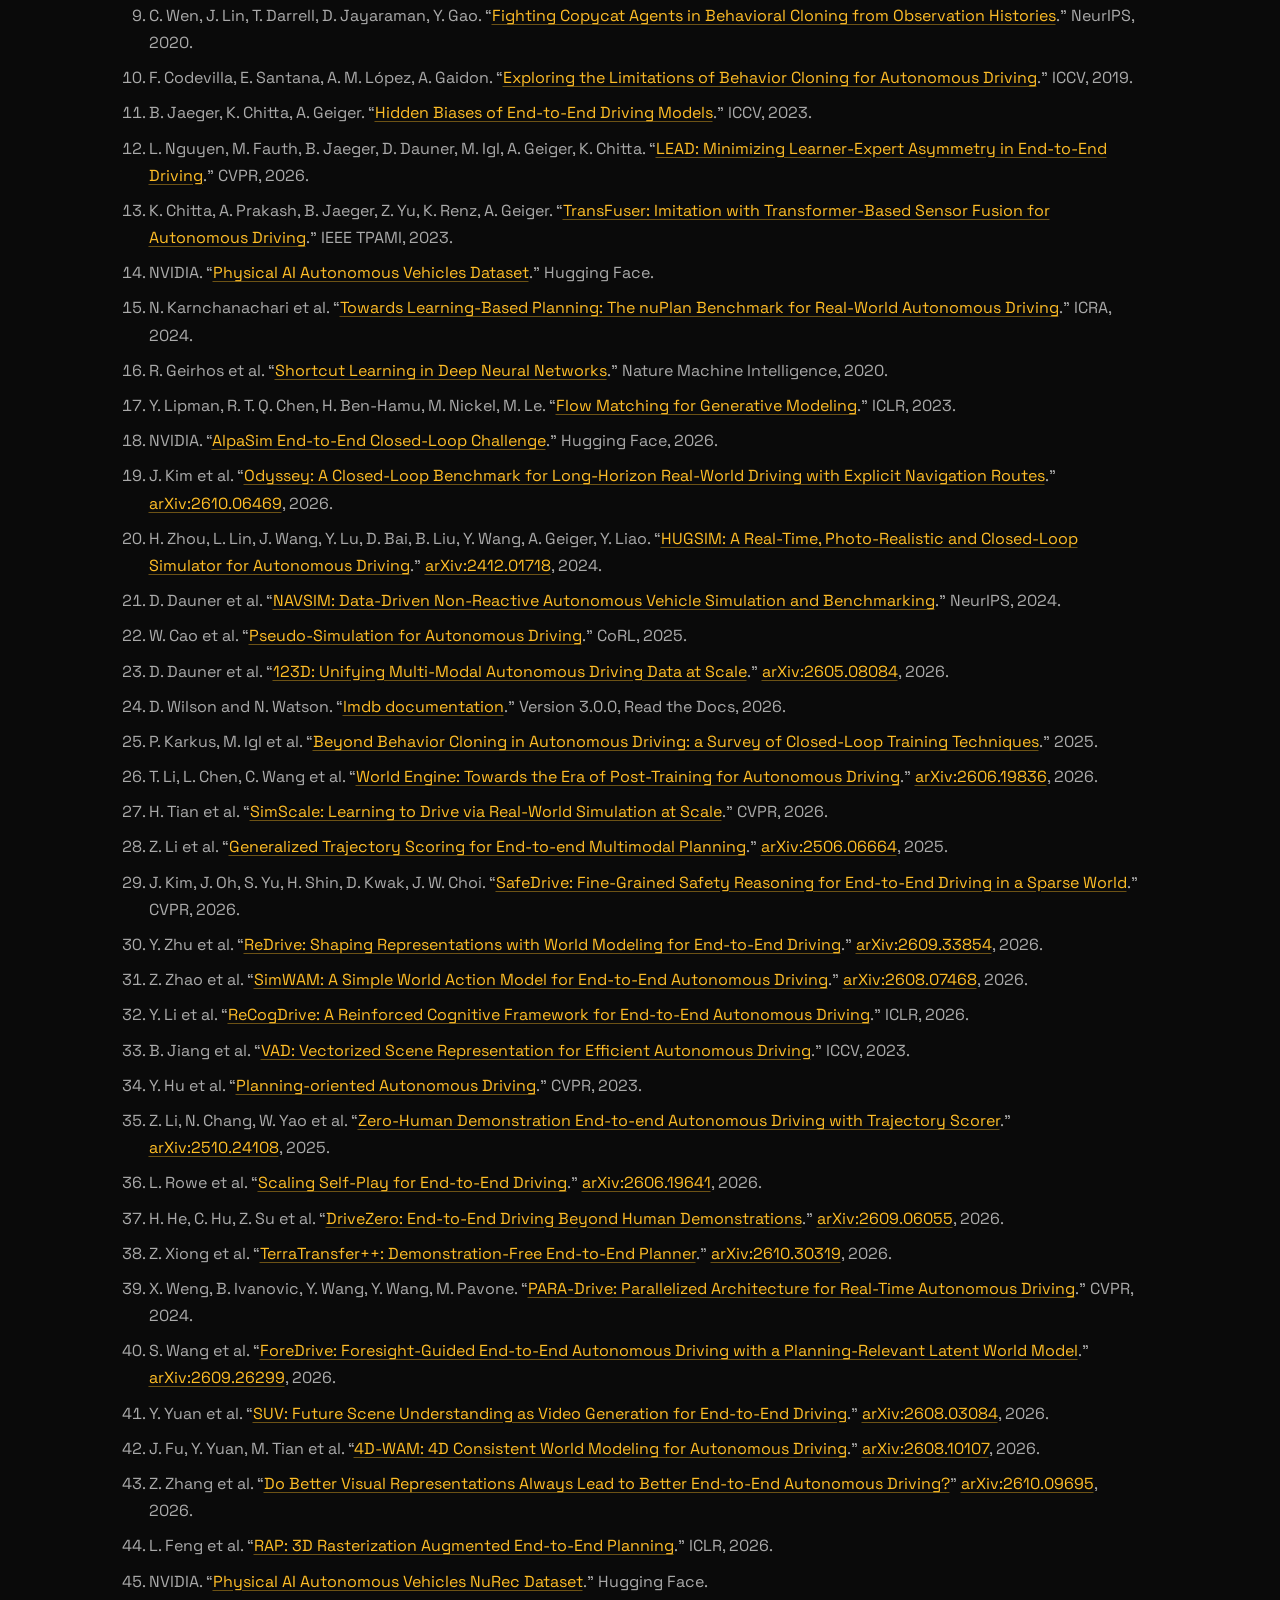
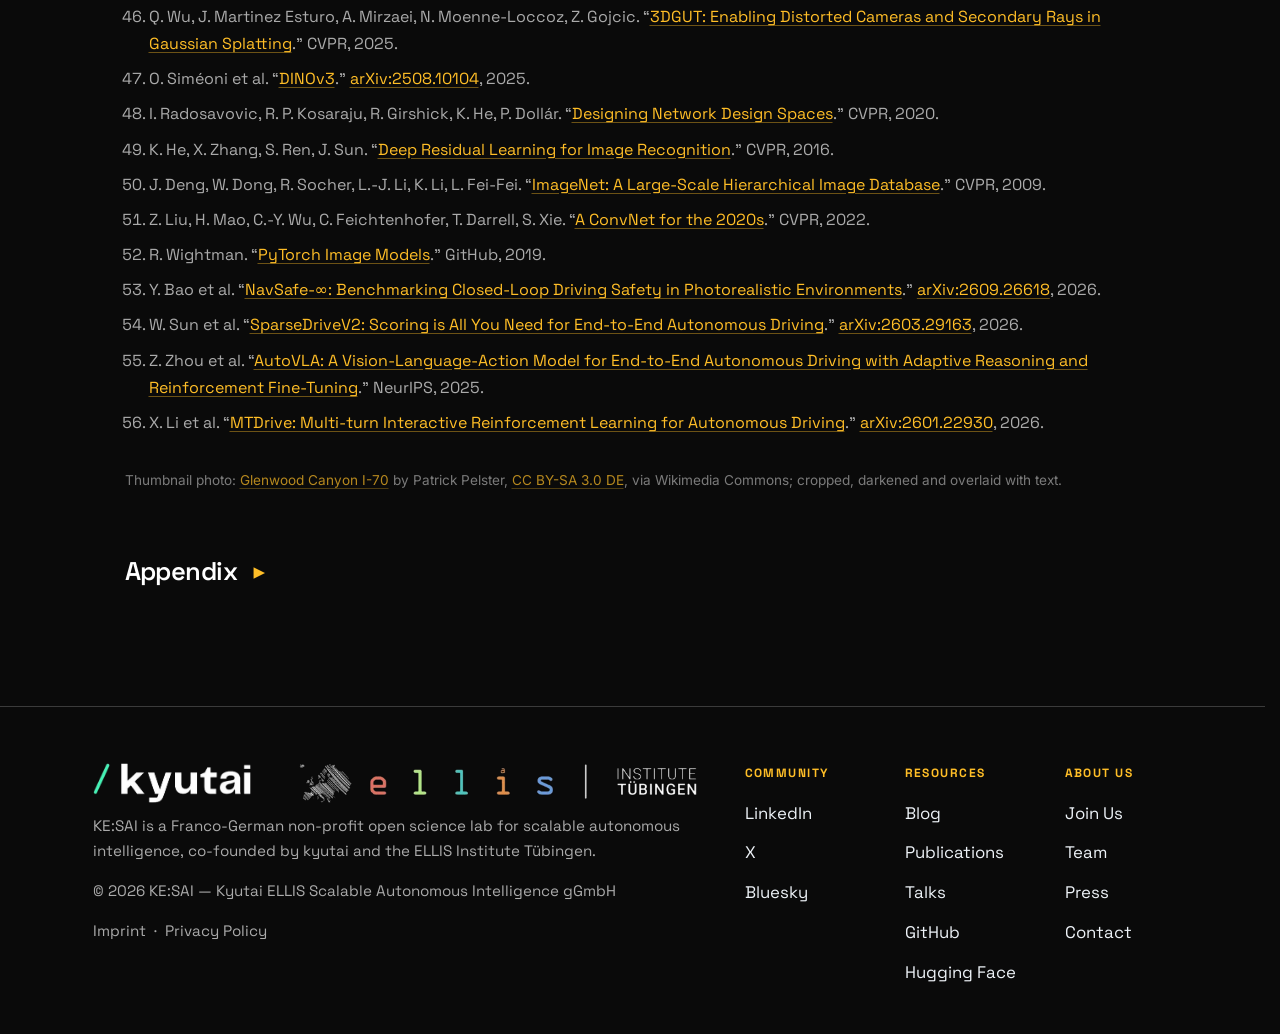
<file: blog/2026-11-02-py123d-garage/index.html>
<!DOCTYPE html>
<html lang="en">
<head>
  <meta charset="UTF-8">
  <meta name="viewport" content="width=device-width, initial-scale=1.0">
  <title>Learning to Drive in a Day: An Open Recipe for End-to-End Driving Policies that Generalize across Benchmarks</title>
  <meta name="description" content="py123d_garage v0.2 releases a 68M camera-only driving policy with its full training recipe: one day on one 8×H100 node, ahead of Alpamayo 1 and 1.5 in AlpaSim, and evaluated on seven benchmarks.">
  <meta property="og:type" content="article">
  <meta property="og:site_name" content="KE:SAI">
  <meta property="og:url" content="https://kesai.eu/blog/2026-11-02-py123d-garage/">
  <meta property="og:title" content="Learning to Drive in a Day: An Open Recipe for End-to-End Driving Policies that Generalize across Benchmarks">
  <meta property="og:description" content="py123d_garage v0.2 releases a 68M camera-only driving policy with its full training recipe: one day on one 8×H100 node, ahead of Alpamayo 1 and 1.5 in AlpaSim, and evaluated on seven benchmarks.">
  <meta property="og:image" content="https://kesai.eu/assets/og-image.jpg">
  <meta property="article:published_time" content="2026-11-02">
  <meta property="article:section" content="Research">
  <meta name="twitter:card" content="summary_large_image">
  <meta name="twitter:title" content="Learning to Drive in a Day: An Open Recipe for End-to-End Driving Policies that Generalize across Benchmarks">
  <meta name="twitter:description" content="py123d_garage v0.2 releases a 68M camera-only driving policy with its full training recipe: one day on one 8×H100 node, ahead of Alpamayo 1 and 1.5 in AlpaSim, and evaluated on seven benchmarks.">
  <meta name="twitter:image" content="https://kesai.eu/assets/og-image.jpg">
  <link rel="icon" href="/assets/favicon.ico" type="image/x-icon">
  <link rel="stylesheet" href="/assets/fonts/google/fonts.css">
  <link rel="stylesheet" href="/site.css?v=blog-appendix-2">
  <link rel="stylesheet" href="post.css?v=5f94689a">
  <style>html{background:#0a0a0a}</style>
  <script>document.documentElement.classList.add('blog-loading');</script>
  <script src="/site.js" defer></script>
  <script src="post.js?v=3ba09e32" defer></script>
</head>
<body>
  <header id="site-header"></header>

  <main>
    <article class="lp-section">
      <div class="blog-post-top">
        <a href="/blog/" class="blog-back">&larr; Back to Blog</a>
        <div style="display:flex;flex-wrap:wrap;gap:1rem">
          <a href="https://github.com/kesai-labs/py123d_garage" class="blog-back" target="_blank" rel="noopener">Code</a>
          <a href="https://huggingface.co/kesai-labs/py123d_garage_pretrained_checkpoints" class="blog-back" target="_blank" rel="noopener">Checkpoints</a>
        </div>
      </div>

      <p class="section-eyebrow">Research &nbsp;&middot;&nbsp; <time datetime="2026-11-02">November 2, 2026</time></p>
      <h1 class="section-title">Learning to Drive in a Day: An Open Recipe for End-to-End Driving Policies that Generalize across Benchmarks</h1>

      <div class="blog-body">
        <p>Open-weight models are advancing the capabilities of autonomous systems over a broad set of domains<sup><a href="#ref-mistral-large-4" id="cite-mistral-large-4">[1]</a><a href="#ref-pi05" id="cite-pi05">[2]</a></sup>. In the LLM and robotics communities, open-weight models have helped accelerate progress by enabling researchers to build on shared foundations, setting an encouraging example for autonomous driving<sup><a href="#ref-alpamayo-r1" id="cite-alpamayo-r1">[3]</a></sup>, where model weights have traditionally remained closed. However, even with open weights, high data and compute costs as well as closed training recipes limit reproducibility, slowing down the community's efforts to address a model's limitations.</p>
        <p>NVIDIA's Alpamayo 1, for example, releases weights and inference code, but neither its 80,000 hours of curated proprietary training data, likely selected from more than a million hours of driving, nor its training recipe<sup><a href="#ref-alpamayo-r1">[3]</a></sup>. In contrast, <strong>fully open models</strong> with open recipe releases, which include data, code, models, and evaluations, are playing an important role in enabling research progress<sup><a href="#ref-olmo" id="cite-olmo">[4]</a><a href="#ref-reki" id="cite-reki">[5]</a><a href="#ref-vavim-vavam" id="cite-vavim-vavam">[6]</a></sup>. Unfortunately, in driving, existing fully open models have a different limitation: they are specialists, models which either only use a single benchmark or require independently tuned weights for each benchmark<sup><a href="#ref-diffusiondrive" id="cite-diffusiondrive">[7]</a><a href="#ref-drivor" id="cite-drivor">[8]</a></sup>. Today, we change this. We are releasing our <a href="https://github.com/kesai-labs/py123d_garage" target="_blank" rel="noopener">first fully open recipe</a> for end-to-end driving:</p>
        <ul class="garage-list">
          <li><strong>General and fully open pipeline:</strong> Developed with minimal assumptions about the model architecture or the target benchmarks, our three-stage training pipeline effectively tackles two key challenges in training driving policies, the copycat problem<sup><a href="#ref-copycat" id="cite-copycat">[9]</a><a href="#ref-bc-limitations" id="cite-bc-limitations">[10]</a></sup> and the target point bias<sup><a href="#ref-transfuserpp" id="cite-transfuserpp">[11]</a><a href="#ref-lead" id="cite-lead">[12]</a></sup>.</li>
          <li><strong>Efficient infrastructure:</strong> The complete training runs on a single 8×H100 node in under a day. One command evaluates a checkpoint on seven different driving benchmarks.</li>
          <li><strong>The experiments behind the release:</strong> We share an open <a href="https://github.com/kesai-labs/py123d_garage/blob/main/docs/research_logs.md" target="_blank" rel="noopener">research log</a> of more than 50 experiments. Importantly, we also include the experiments that failed.</li>
          <li><strong>A strong, reproducible baseline:</strong> Trained exclusively on public data and evaluated on seven benchmarks, our baseline model achieves competitive performance across all of them (<a href="#fig-overview">Figure 1</a>, details in <a href="#appendix-title">Appendix A</a>).</li>
        </ul>

        <figure class="garage-figure" id="fig-overview">
          <svg class="garage-overview" viewBox="0 0 1460 920" width="100%" role="img" aria-label="Overview: what is open compared with Alpamayo 1, and the released policy against the best published policy trained under the same conditions on seven benchmarks, with the hidden test set of the AlpaSim leaderboard" style="font-family: var(--font-sans), "Space Grotesk", system-ui, sans-serif; display: block">
<rect x="0.5" y="0.5" width="803" height="919" rx="14" fill="#181818" stroke="#fff" stroke-opacity="0.08" stroke-width="1"/>
<g transform="translate(24 24)">
<text x="0" y="30" font-size="28" font-weight="600" fill="#edf2f7" text-anchor="start">Overview</text>
<rect x="494" y="62" width="262" height="774" rx="10" fill="#ffbe27" fill-opacity="0.07"/>
<line x1="220" y1="62" x2="220" y2="836" stroke="#4a4a4a" stroke-width="1"/>
<text x="236" y="95" font-size="21" font-weight="600" fill="#aaaaaa" text-anchor="start">Alpamayo 1 (NVIDIA)</text>
<text x="510" y="95" font-size="21" font-weight="600" fill="#ffbe27" text-anchor="start">py123d_garage (ours)</text>
<line x1="0" y1="116" x2="756" y2="116" stroke="#4a4a4a" stroke-width="1"/>
<text x="0" y="183.0" font-size="21" font-weight="500" fill="#aaaaaa" text-anchor="start">Parameters</text>
<text x="236" y="183.0" font-size="22" font-weight="400" fill="#edf2f7" text-anchor="start">10B</text>
<text x="510" y="183.0" font-size="22" font-weight="600" fill="#edf2f7" text-anchor="start">0.07B</text>
<line x1="0" y1="236" x2="756" y2="236" stroke="#2e2e2e" stroke-width="1"/>
<text x="0" y="303.0" font-size="21" font-weight="500" fill="#aaaaaa" text-anchor="start">Training data</text>
<circle cx="247" cy="282.0" r="10.25" fill="none" stroke="#8a8a8a" stroke-width="1.5"/><path d="M243 278.0 l8 8 M251 278.0 l-8 8" stroke="#8a8a8a" stroke-width="2" stroke-linecap="round"/>
<text x="268" y="289.0" font-size="22" font-weight="400" fill="#edf2f7" text-anchor="start">80,000 h</text>
<text x="268" y="317.0" font-size="19" font-weight="400" fill="#aaaaaa" text-anchor="start">Internal, curated</text>
<circle cx="521" cy="282.0" r="11" fill="#ffbe27"/><path d="M516 282.0 l3.5 3.5 l6.5 -7" fill="none" stroke="#111" stroke-width="2.5" stroke-linecap="round" stroke-linejoin="round"/>
<text x="542" y="289.0" font-size="22" font-weight="600" fill="#edf2f7" text-anchor="start">1,800 h</text>
<text x="542" y="317.0" font-size="19" font-weight="400" fill="#aaaaaa" text-anchor="start">Public</text>
<line x1="0" y1="356" x2="756" y2="356" stroke="#2e2e2e" stroke-width="1"/>
<text x="0" y="423.0" font-size="21" font-weight="500" fill="#aaaaaa" text-anchor="start">Training compute</text>
<circle cx="247" cy="416.0" r="10.25" fill="none" stroke="#8a8a8a" stroke-width="1.5"/><path d="M243 412.0 l8 8 M251 412.0 l-8 8" stroke="#8a8a8a" stroke-width="2" stroke-linecap="round"/>
<text x="268" y="423.0" font-size="22" font-weight="400" fill="#edf2f7" text-anchor="start">Undisclosed</text>
<circle cx="521" cy="402.0" r="11" fill="#ffbe27"/><path d="M516 402.0 l3.5 3.5 l6.5 -7" fill="none" stroke="#111" stroke-width="2.5" stroke-linecap="round" stroke-linejoin="round"/>
<text x="542" y="409.0" font-size="22" font-weight="600" fill="#edf2f7" text-anchor="start">21 h</text>
<text x="542" y="437.0" font-size="19" font-weight="400" fill="#aaaaaa" text-anchor="start">One 8×H100 node</text>
<line x1="0" y1="476" x2="756" y2="476" stroke="#2e2e2e" stroke-width="1"/>
<text x="0" y="543.0" font-size="21" font-weight="500" fill="#aaaaaa" text-anchor="start">Training code</text>
<circle cx="247" cy="536.0" r="10.25" fill="none" stroke="#8a8a8a" stroke-width="1.5"/><path d="M243 532.0 l8 8 M251 532.0 l-8 8" stroke="#8a8a8a" stroke-width="2" stroke-linecap="round"/>
<text x="268" y="543.0" font-size="22" font-weight="400" fill="#edf2f7" text-anchor="start">Fine-tuning only</text>
<circle cx="521" cy="536.0" r="11" fill="#ffbe27"/><path d="M516 536.0 l3.5 3.5 l6.5 -7" fill="none" stroke="#111" stroke-width="2.5" stroke-linecap="round" stroke-linejoin="round"/>
<text x="542" y="543.0" font-size="22" font-weight="600" fill="#edf2f7" text-anchor="start">Full recipe</text>
<line x1="0" y1="596" x2="756" y2="596" stroke="#2e2e2e" stroke-width="1"/>
<text x="0" y="663.0" font-size="21" font-weight="500" fill="#aaaaaa" text-anchor="start">Weights</text>
<circle cx="247" cy="656.0" r="11" fill="#ffbe27"/><path d="M242 656.0 l3.5 3.5 l6.5 -7" fill="none" stroke="#111" stroke-width="2.5" stroke-linecap="round" stroke-linejoin="round"/>
<text x="268" y="663.0" font-size="22" font-weight="400" fill="#edf2f7" text-anchor="start">Open</text>
<circle cx="521" cy="656.0" r="11" fill="#ffbe27"/><path d="M516 656.0 l3.5 3.5 l6.5 -7" fill="none" stroke="#111" stroke-width="2.5" stroke-linecap="round" stroke-linejoin="round"/>
<text x="542" y="663.0" font-size="22" font-weight="600" fill="#edf2f7" text-anchor="start">Open</text>
<line x1="0" y1="716" x2="756" y2="716" stroke="#2e2e2e" stroke-width="1"/>
<text x="0" y="783.0" font-size="21" font-weight="500" fill="#aaaaaa" text-anchor="start">Evaluation</text>
<circle cx="247" cy="776.0" r="11" fill="#ffbe27"/><path d="M242 776.0 l3.5 3.5 l6.5 -7" fill="none" stroke="#111" stroke-width="2.5" stroke-linecap="round" stroke-linejoin="round"/>
<text x="268" y="783.0" font-size="22" font-weight="400" fill="#edf2f7" text-anchor="start">AlpaSim</text>
<circle cx="521" cy="776.0" r="11" fill="#ffbe27"/><path d="M516 776.0 l3.5 3.5 l6.5 -7" fill="none" stroke="#111" stroke-width="2.5" stroke-linecap="round" stroke-linejoin="round"/>
<text x="542" y="783.0" font-size="22" font-weight="600" fill="#edf2f7" text-anchor="start">7 Benchmarks</text>
</g>
<rect x="832.5" y="0.5" width="627" height="919" rx="14" fill="#181818" stroke="#fff" stroke-opacity="0.08" stroke-width="1"/>
<g transform="translate(856 24)">
<text x="0" y="30" font-size="28" font-weight="600" fill="#edf2f7" text-anchor="start">Benchmark results</text>
<circle cx="7" cy="88" r="8" fill="#8a8a8a"/>
<text x="20" y="95" font-size="21" font-weight="500" fill="#aaaaaa" text-anchor="start">Baseline</text>
<circle cx="152" cy="88" r="8" fill="#ffbe27"/>
<text x="165" y="95" font-size="21" font-weight="600" fill="#ffbe27" text-anchor="start">TransFuser-K1 (Ours)</text>
<line x1="272.0" y1="118" x2="272.0" y2="846" stroke="#4a4a4a" stroke-width="1"/>
<text x="272.0" y="874" font-size="20" font-weight="400" fill="#aaaaaa" text-anchor="middle">0</text>
<line x1="334.0" y1="118" x2="334.0" y2="846" stroke="#2e2e2e" stroke-width="1"/>
<text x="334.0" y="874" font-size="20" font-weight="400" fill="#aaaaaa" text-anchor="middle">25</text>
<line x1="396.0" y1="118" x2="396.0" y2="846" stroke="#2e2e2e" stroke-width="1"/>
<text x="396.0" y="874" font-size="20" font-weight="400" fill="#aaaaaa" text-anchor="middle">50</text>
<line x1="458.0" y1="118" x2="458.0" y2="846" stroke="#2e2e2e" stroke-width="1"/>
<text x="458.0" y="874" font-size="20" font-weight="400" fill="#aaaaaa" text-anchor="middle">75</text>
<line x1="520.0" y1="118" x2="520.0" y2="846" stroke="#2e2e2e" stroke-width="1"/>
<text x="520.0" y="874" font-size="20" font-weight="400" fill="#aaaaaa" text-anchor="middle">100</text>
<g class="ov-row">
<rect class="ov-band" x="-12" y="120" width="604" height="72" rx="8"/>
<text x="0" y="154" font-size="21" font-weight="600" fill="#edf2f7" text-anchor="start">AlpaSim Physical AI</text>
<text x="0" y="179" font-size="20" font-weight="400" fill="#aaaaaa" text-anchor="start">Public validation</text>
<line x1="410.88" y1="158" x2="466.432" y2="158" stroke="#4a4a4a" stroke-width="2"/>
<circle cx="410.88" cy="158" r="10.5" fill="#181818"/><circle cx="410.88" cy="158" r="8.5" fill="#8a8a8a"/>
<circle cx="466.432" cy="158" r="9" fill="#181818"/><circle cx="466.432" cy="158" r="7" fill="#ffbe27"/>
<text x="394.88" y="165" font-size="20" font-weight="400" fill="#aaaaaa" text-anchor="end">56.0</text>
<text x="482.432" y="165" font-size="21" font-weight="600" fill="#ffbe27" text-anchor="start">78.4</text>
<text x="410.88" y="189" font-size="19" font-weight="500" fill="#aaaaaa" text-anchor="middle" class="ov-name">Alpamayo 1</text>
</g>
<g class="ov-row">
<rect class="ov-band" x="-12" y="192" width="604" height="72" rx="8"/>
<text x="0" y="226" font-size="21" font-weight="600" fill="#edf2f7" text-anchor="start">AlpaSim Physical AI</text>
<text x="0" y="251" font-size="20" font-weight="400" fill="#aaaaaa" text-anchor="start">Hidden test</text>
<line x1="410.88" y1="230" x2="428.736" y2="230" stroke="#4a4a4a" stroke-width="2"/>
<circle cx="410.88" cy="230" r="10.5" fill="#181818"/><circle cx="410.88" cy="230" r="8.5" fill="#8a8a8a"/>
<circle cx="428.736" cy="230" r="9" fill="#181818"/><circle cx="428.736" cy="230" r="7" fill="#ffbe27"/>
<text x="394.88" y="237" font-size="20" font-weight="400" fill="#aaaaaa" text-anchor="end">56.0</text>
<text x="444.736" y="237" font-size="21" font-weight="600" fill="#ffbe27" text-anchor="start">63.2</text>
<text x="410.88" y="261" font-size="19" font-weight="500" fill="#aaaaaa" text-anchor="middle" class="ov-name">Alpamayo 1</text>
</g>
<g class="ov-row">
<rect class="ov-band" x="-12" y="264" width="604" height="72" rx="8"/>
<text x="0" y="298" font-size="21" font-weight="600" fill="#edf2f7" text-anchor="start">AlpaSim nuPlan</text>
<text x="0" y="323" font-size="20" font-weight="400" fill="#aaaaaa" text-anchor="start">Public validation</text>
<line x1="491.48" y1="302" x2="495.94399999999996" y2="302" stroke="#4a4a4a" stroke-width="2"/>
<circle cx="491.48" cy="302" r="10.5" fill="#181818"/><circle cx="491.48" cy="302" r="8.5" fill="#8a8a8a"/>
<circle cx="495.94399999999996" cy="302" r="9" fill="#181818"/><circle cx="495.94399999999996" cy="302" r="7" fill="#ffbe27"/>
<text x="475.48" y="309" font-size="20" font-weight="400" fill="#aaaaaa" text-anchor="end">88.5</text>
<text x="511.94399999999996" y="309" font-size="21" font-weight="600" fill="#ffbe27" text-anchor="start">90.3</text>
<text x="491.48" y="333" font-size="19" font-weight="500" fill="#aaaaaa" text-anchor="middle" class="ov-name">SimScale GTRS-Dense</text>
</g>
<g class="ov-row">
<rect class="ov-band" x="-12" y="336" width="604" height="72" rx="8"/>
<text x="0" y="370" font-size="21" font-weight="600" fill="#edf2f7" text-anchor="start">AlpaSim nuPlan</text>
<text x="0" y="395" font-size="20" font-weight="400" fill="#aaaaaa" text-anchor="start">Hidden test</text>
<line x1="464.94399999999996" y1="374" x2="500.65600000000006" y2="374" stroke="#4a4a4a" stroke-width="2"/>
<circle cx="464.94399999999996" cy="374" r="10.5" fill="#181818"/><circle cx="464.94399999999996" cy="374" r="8.5" fill="#8a8a8a"/>
<circle cx="500.65600000000006" cy="374" r="9" fill="#181818"/><circle cx="500.65600000000006" cy="374" r="7" fill="#ffbe27"/>
<text x="448.94399999999996" y="381" font-size="20" font-weight="400" fill="#aaaaaa" text-anchor="end">77.8</text>
<text x="516.6560000000001" y="381" font-size="21" font-weight="600" fill="#ffbe27" text-anchor="start">92.2</text>
<text x="464.94399999999996" y="405" font-size="19" font-weight="500" fill="#aaaaaa" text-anchor="middle" class="ov-name">SimScale DiffusionDrive</text>
</g>
<g class="ov-row">
<rect class="ov-band" x="-12" y="408" width="604" height="72" rx="8"/>
<text x="0" y="442" font-size="21" font-weight="600" fill="#edf2f7" text-anchor="start">Odyssey</text>
<text x="0" y="467" font-size="20" font-weight="400" fill="#aaaaaa" text-anchor="start">Non-reactive traffic</text>
<line x1="382.11199999999997" y1="446" x2="379.384" y2="446" stroke="#4a4a4a" stroke-width="2"/>
<circle cx="382.11199999999997" cy="446" r="10.5" fill="#181818"/><circle cx="382.11199999999997" cy="446" r="8.5" fill="#8a8a8a"/>
<circle cx="379.384" cy="446" r="9" fill="#181818"/><circle cx="379.384" cy="446" r="7" fill="#ffbe27"/>
<text x="363.384" y="453" font-size="21" font-weight="600" fill="#ffbe27" text-anchor="end">43.3</text>
<text x="398.11199999999997" y="453" font-size="20" font-weight="400" fill="#aaaaaa" text-anchor="start">44.4</text>
<text x="382.11199999999997" y="477" font-size="19" font-weight="500" fill="#aaaaaa" text-anchor="middle" class="ov-name">SafeDrive</text>
</g>
<g class="ov-row">
<rect class="ov-band" x="-12" y="480" width="604" height="72" rx="8"/>
<text x="0" y="514" font-size="21" font-weight="600" fill="#edf2f7" text-anchor="start">Odyssey</text>
<text x="0" y="539" font-size="20" font-weight="400" fill="#aaaaaa" text-anchor="start">Reactive traffic</text>
<line x1="393.272" y1="518" x2="379.384" y2="518" stroke="#4a4a4a" stroke-width="2"/>
<circle cx="393.272" cy="518" r="10.5" fill="#181818"/><circle cx="393.272" cy="518" r="8.5" fill="#8a8a8a"/>
<circle cx="379.384" cy="518" r="9" fill="#181818"/><circle cx="379.384" cy="518" r="7" fill="#ffbe27"/>
<text x="363.384" y="525" font-size="21" font-weight="600" fill="#ffbe27" text-anchor="end">43.3</text>
<text x="409.272" y="525" font-size="20" font-weight="400" fill="#aaaaaa" text-anchor="start">48.9</text>
<text x="393.272" y="549" font-size="19" font-weight="500" fill="#aaaaaa" text-anchor="middle" class="ov-name">SafeDrive</text>
</g>
<g class="ov-row">
<rect class="ov-band" x="-12" y="552" width="604" height="72" rx="8"/>
<text x="0" y="597" font-size="21" font-weight="600" fill="#edf2f7" text-anchor="start">HUGSIM</text>
<line x1="366.488" y1="590" x2="367.48" y2="590" stroke="#4a4a4a" stroke-width="2"/>
<circle cx="366.488" cy="590" r="10.5" fill="#181818"/><circle cx="366.488" cy="590" r="8.5" fill="#8a8a8a"/>
<circle cx="367.48" cy="590" r="9" fill="#181818"/><circle cx="367.48" cy="590" r="7" fill="#ffbe27"/>
<text x="350.488" y="597" font-size="20" font-weight="400" fill="#aaaaaa" text-anchor="end">38.1</text>
<text x="383.48" y="597" font-size="21" font-weight="600" fill="#ffbe27" text-anchor="start">38.5</text>
<text x="366.488" y="621" font-size="19" font-weight="500" fill="#aaaaaa" text-anchor="middle" class="ov-name">DrivoR-Scale</text>
</g>
<g class="ov-row">
<rect class="ov-band" x="-12" y="624" width="604" height="72" rx="8"/>
<text x="0" y="669" font-size="21" font-weight="600" fill="#edf2f7" text-anchor="start">NavSafe-∞</text>
<line x1="454.28" y1="662" x2="450.808" y2="662" stroke="#4a4a4a" stroke-width="2"/>
<circle cx="454.28" cy="662" r="10.5" fill="#181818"/><circle cx="454.28" cy="662" r="8.5" fill="#8a8a8a"/>
<circle cx="450.808" cy="662" r="9" fill="#181818"/><circle cx="450.808" cy="662" r="7" fill="#ffbe27"/>
<text x="434.808" y="669" font-size="21" font-weight="600" fill="#ffbe27" text-anchor="end">72.1</text>
<text x="470.28" y="669" font-size="20" font-weight="400" fill="#aaaaaa" text-anchor="start">73.5</text>
<text x="454.28" y="693" font-size="19" font-weight="500" fill="#aaaaaa" text-anchor="middle" class="ov-name">SimScale GTRS-Dense</text>
</g>
<g class="ov-row">
<rect class="ov-band" x="-12" y="696" width="604" height="72" rx="8"/>
<text x="0" y="741" font-size="21" font-weight="600" fill="#edf2f7" text-anchor="start">NAVSIM v1</text>
<line x1="497.68" y1="734" x2="489.992" y2="734" stroke="#4a4a4a" stroke-width="2"/>
<circle cx="497.68" cy="734" r="10.5" fill="#181818"/><circle cx="497.68" cy="734" r="8.5" fill="#8a8a8a"/>
<circle cx="489.992" cy="734" r="9" fill="#181818"/><circle cx="489.992" cy="734" r="7" fill="#ffbe27"/>
<text x="473.992" y="741" font-size="21" font-weight="600" fill="#ffbe27" text-anchor="end">87.9</text>
<text x="513.6800000000001" y="741" font-size="20" font-weight="400" fill="#aaaaaa" text-anchor="start">91.0</text>
<text x="497.68" y="765" font-size="19" font-weight="500" fill="#aaaaaa" text-anchor="middle" class="ov-name">ReDrive</text>
</g>
<g class="ov-row">
<rect class="ov-band" x="-12" y="768" width="604" height="72" rx="8"/>
<text x="0" y="813" font-size="21" font-weight="600" fill="#edf2f7" text-anchor="start">NAVSIM v2</text>
<line x1="365.248" y1="806" x2="358.552" y2="806" stroke="#4a4a4a" stroke-width="2"/>
<circle cx="365.248" cy="806" r="10.5" fill="#181818"/><circle cx="365.248" cy="806" r="8.5" fill="#8a8a8a"/>
<circle cx="358.552" cy="806" r="9" fill="#181818"/><circle cx="358.552" cy="806" r="7" fill="#ffbe27"/>
<text x="342.552" y="813" font-size="21" font-weight="600" fill="#ffbe27" text-anchor="end">34.9</text>
<text x="381.248" y="813" font-size="20" font-weight="400" fill="#aaaaaa" text-anchor="start">37.6</text>
<text x="365.248" y="837" font-size="19" font-weight="500" fill="#aaaaaa" text-anchor="middle" class="ov-name">SimWAM</text>
</g>
</g>
</svg>
          <figcaption><strong>Figure 1.</strong> A single open model, trained on public data in under a day, performs on par with the best published policies trained under the same conditions (only imitation of human driving, without closed-loop fine-tuning or benchmark-specific tuning) across seven benchmarks. Left: our recipe release in py123d_garage v0.2 compared with NVIDIA’s Alpamayo 1. Right: our policy, with the same weights on every benchmark, against the best such policy per benchmark, each on its own metric, 0 to 100, higher is better. Details in <a href="#tab-benchmarks">Table 1</a>.</figcaption>
        </figure>

      </div>

      <section class="blog-body" aria-labelledby="recipe-title">
        <h2 id="recipe-title">A training recipe against shortcut learning</h2>

        <p>Central to our experiments is TransFuser-K1, a camera-only Latent TransFuser<sup><a href="#ref-transfuser" id="cite-transfuser">[13]</a></sup> with a diffusion transformer as motion planner (<a href="#fig-architecture">Figure 2</a>). As input, the policy receives the front camera of the current timestep and one second earlier, the ego speed and, optionally, target points 40 m, 60 m and 80 m ahead on the intended route. We train on about 1,800 hours of public driving data (<a href="#tab-data">Table 14</a>): the Physical AI AV dataset<sup><a href="#ref-physical-ai-av" id="cite-physical-ai-av">[14]</a></sup> (about 1,650 hours), the camera subset of nuPlan<sup><a href="#ref-nuplan" id="cite-nuplan">[15]</a></sup> (about 124 hours) and the NuRec training scenes of AlpaSim (about 7 hours).</p>
        <figure class="garage-figure" id="fig-architecture">
          <img src="transfuser_architecture.svg" alt="Latent TransFuser architecture: a camera branch and a BEV branch of learned queries fused by transformers at four resolutions, an output of 64 BEV tokens, and the decoders for perception and motion planning" loading="lazy">
          <figcaption><strong>Figure 2.</strong> TransFuser-K1. The current and the past front-camera frame are stacked into one image. The model also supports LiDAR input, but we do not use it here, because not all seven benchmarks provide LiDAR and one policy should run on all of them. The BEV (bird's-eye view) branch starts from learned queries, and the encoder outputs 64 BEV tokens. The motion planner reads them, the ego speed and the optional target points.</figcaption>
        </figure>
        <p>Training a driving policy end-to-end is notoriously difficult, and much of the difficulty comes from shortcut learning<sup><a href="#ref-shortcut" id="cite-shortcut">[16]</a></sup>. A policy takes the easiest path to minimizing its training loss, and unless this is done carefully, the policy can lean on cues that are unreliable at test time. In driving, two cues make shortcut learning highly likely. The first is the <strong>target points</strong>: following them is easier than interpreting the sensory inputs, so the policy steers toward them even when a point lies off the road, a phenomenon studied thoroughly in <a href="/blog/2026-06-26-lead/">our prior work</a><sup><a href="#ref-transfuserpp">[11]</a><a href="#ref-lead">[12]</a></sup>. The second is the <strong>ego speed</strong>: driving data consists mostly of nominal driving, where extrapolating the current speed explains most of the future speed. A policy that learns this keeps its speed instead of reacting to the scene, and brakes too late when the car ahead slows down. This is typically referred to as the inertia or copycat problem, and has been observed consistently since the pioneering research on end-to-end driving policies<sup><a href="#ref-bc-limitations" id="cite-codevilla">[10]</a></sup>.</p>
        <p>To tackle these two shortcuts, we decompose training into three stages (<a href="#fig-stages">Figure 3</a>). The two inputs that enable these shortcuts, the ego speed and the target points, are added only in later stages, after the network has learned to perform the perception and driving without them. In <strong>pretraining</strong>, the network focuses on learning robust perception features, making the policy interpret its sensory inputs. In <strong>midtraining</strong>, a planning decoder with access to the current vehicle speed is attached to the output of the pretrained encoder, and the policy learns general driving without target points to follow. In the final <strong>posttraining</strong> stage, target points are provided to the planner, so the policy learns to follow an instruction in addition to the driving capability it already has.</p>
        <figure class="garage-figure" id="fig-stages">
          <img src="transfuser_stages.svg" alt="The three training stages side by side. Pretrain learns perception from BEV segmentation and boxes, midtrain picks a branch of the fork from the scene alone, posttrain follows target points with the backbone frozen. Trained parts carry a flame, the frozen backbone a snowflake." loading="lazy">
          <figcaption><strong>Figure 3.</strong> The three training stages, each initialized with the weights of the previous stage.</figcaption>
        </figure>
        <p>Four elements are central to our recipe, as evidenced by our experiments (<a href="#fig-gains">Figure 4</a>, details in <a href="#appendix-recipe-title">Appendix B</a>):</p>
        <ul class="garage-list">
          <li><strong>Diffusion planning loss.</strong> A regression loss averages its output when several outputs are correct. Without target points in midtraining, this ambiguity arises at intersections and forks, where the human driver could take several different paths, and the averaged path runs between the lanes. A diffusion transformer trained with flow matching<sup><a href="#ref-flow-matching" id="cite-flow-matching">[17]</a></sup> can in principle learn all of them in training and commit to one at test time. This makes the policy mode-seeking instead of mean-seeking.</li>
          <li><strong>Three training stages.</strong> Training the planner first without target points (midtraining) and only afterward with them (posttraining) works better than providing target points to the planner from the start (same compute budget).</li>
          <li><strong>Target point dropout.</strong> During posttraining, we drop each target point with a probability of 91 %, so 75 % of the training samples contain no target point and the planner still has to drive from the sensory inputs alone. The target points thereby remain an auxiliary cue that resolves ambiguities such as forks, rather than a signal the policy can directly copy.</li>
          <li><strong>Temporal input.</strong> A single frame carries no motion information. Hence, the planner can only infer the dynamics of the scene from the ego speed, which reinforces the inertia shortcut. Stacking the front-camera frame from one second earlier exposes the relative motion of surrounding traffic and reduces collisions.</li>
        </ul>
        <figure class="garage-figure" id="fig-gains">
          <svg class="garage-gains" viewBox="0 0 1200 485" width="100%" role="img" aria-label="Gain of each recipe choice on the Physical AI and the nuPlan track of AlpaSim" style="font-family: var(--font-sans), "Space Grotesk", system-ui, sans-serif; display: block">
<text x="0" y="30" font-size="24" font-weight="600" fill="#edf2f7" text-anchor="start">Contribution of each ingredient</text>
<rect x="0" y="48" width="16" height="16" rx="3" fill="#ffbe27"/>
<text x="24" y="62" font-size="17" font-weight="500" fill="#edf2f7" text-anchor="start">AlpaSim Physical AI</text>
<rect x="240" y="48" width="16" height="16" rx="3" fill="#9a9a9a"/>
<text x="264" y="62" font-size="17" font-weight="500" fill="#edf2f7" text-anchor="start">AlpaSim nuPlan</text>
<line x1="50" y1="410.0" x2="1200" y2="410.0" stroke="#2e2e2e" stroke-width="1"/>
<text x="40" y="415.0" font-size="16" font-weight="400" fill="#aaaaaa" text-anchor="end">−4</text>
<line x1="50" y1="370.25" x2="1200" y2="370.25" stroke="#2e2e2e" stroke-width="1"/>
<text x="40" y="375.25" font-size="16" font-weight="400" fill="#aaaaaa" text-anchor="end">−2</text>
<line x1="50" y1="330.5" x2="1200" y2="330.5" stroke="#6a6a6a" stroke-width="1.5"/>
<text x="40" y="335.5" font-size="16" font-weight="400" fill="#aaaaaa" text-anchor="end">0</text>
<line x1="50" y1="290.75" x2="1200" y2="290.75" stroke="#2e2e2e" stroke-width="1"/>
<text x="40" y="295.75" font-size="16" font-weight="400" fill="#aaaaaa" text-anchor="end">+2</text>
<line x1="50" y1="251.0" x2="1200" y2="251.0" stroke="#2e2e2e" stroke-width="1"/>
<text x="40" y="256.0" font-size="16" font-weight="400" fill="#aaaaaa" text-anchor="end">+4</text>
<line x1="50" y1="211.25" x2="1200" y2="211.25" stroke="#2e2e2e" stroke-width="1"/>
<text x="40" y="216.25" font-size="16" font-weight="400" fill="#aaaaaa" text-anchor="end">+6</text>
<line x1="50" y1="171.5" x2="1200" y2="171.5" stroke="#2e2e2e" stroke-width="1"/>
<text x="40" y="176.5" font-size="16" font-weight="400" fill="#aaaaaa" text-anchor="end">+8</text>
<line x1="50" y1="131.75" x2="1200" y2="131.75" stroke="#2e2e2e" stroke-width="1"/>
<text x="40" y="136.75" font-size="16" font-weight="400" fill="#aaaaaa" text-anchor="end">+10</text>
<line x1="50" y1="92.0" x2="1200" y2="92.0" stroke="#2e2e2e" stroke-width="1"/>
<text x="40" y="97.0" font-size="16" font-weight="400" fill="#aaaaaa" text-anchor="end">+12</text>
<text x="193.75" y="442" font-size="17" font-weight="600" fill="#edf2f7" text-anchor="middle">Diffusion planning loss</text>
<text x="193.75" y="466" font-size="16" font-weight="400" fill="#aaaaaa" text-anchor="middle">vs regression loss</text>
<g><title>AlpaSim Physical AI: +5.4 ± 1.3</title><path d="M135.75 330.5 V227.17499999999998 a4 4 0 0 1 4 -4 H187.75 a4 4 0 0 1 4 4 V330.5 Z" fill="#ffbe27"/></g>
<path d="M163.75 249.01249999999996 V197.3375 M156.75 197.3375 H170.75 M156.75 249.01249999999996 H170.75" stroke="#edf2f7" stroke-width="1.5" fill="none"/>
<text x="163.75" y="189.3375" font-size="16" font-weight="600" fill="#edf2f7" text-anchor="middle">+5.4</text>
<g><title>AlpaSim nuPlan: −0.7 ± 1.3</title><path d="M195.75 330.5 V340.4125 a4 4 0 0 0 4 4 H247.75 a4 4 0 0 0 4 -4 V330.5 Z" fill="#9a9a9a"/></g>
<path d="M223.75 370.25 V318.575 M216.75 318.575 H230.75 M216.75 370.25 H230.75" stroke="#edf2f7" stroke-width="1.5" fill="none"/>
<text x="223.75" y="391.25" font-size="16" font-weight="600" fill="#edf2f7" text-anchor="middle">−0.7</text>
<text x="481.25" y="442" font-size="17" font-weight="600" fill="#edf2f7" text-anchor="middle">Three training stages</text>
<text x="481.25" y="466" font-size="16" font-weight="400" fill="#aaaaaa" text-anchor="middle">vs two stages</text>
<g><title>AlpaSim Physical AI: +3.0 ± 0.9</title><path d="M423.25 330.5 V274.875 a4 4 0 0 1 4 -4 H475.25 a4 4 0 0 1 4 4 V330.5 Z" fill="#ffbe27"/></g>
<path d="M451.25 288.7625 V252.98749999999998 M444.25 252.98749999999998 H458.25 M444.25 288.7625 H458.25" stroke="#edf2f7" stroke-width="1.5" fill="none"/>
<text x="451.25" y="244.98749999999998" font-size="16" font-weight="600" fill="#edf2f7" text-anchor="middle">+3.0</text>
<g><title>AlpaSim nuPlan: +1.8 ± 0.2</title><path d="M483.25 330.5 V298.725 a4 4 0 0 1 4 -4 H535.25 a4 4 0 0 1 4 4 V330.5 Z" fill="#9a9a9a"/></g>
<path d="M511.25 298.7 V290.75 M504.25 290.75 H518.25 M504.25 298.7 H518.25" stroke="#edf2f7" stroke-width="1.5" fill="none"/>
<text x="511.25" y="282.75" font-size="16" font-weight="600" fill="#edf2f7" text-anchor="middle">+1.8</text>
<text x="768.75" y="442" font-size="17" font-weight="600" fill="#edf2f7" text-anchor="middle">Target point dropout</text>
<text x="768.75" y="466" font-size="16" font-weight="400" fill="#aaaaaa" text-anchor="middle">vs no dropout</text>
<g><title>AlpaSim Physical AI: +3.1 ± 2.4</title><path d="M710.75 330.5 V272.88750000000005 a4 4 0 0 1 4 -4 H762.75 a4 4 0 0 1 4 4 V330.5 Z" fill="#ffbe27"/></g>
<path d="M738.75 316.5875 V221.1875 M731.75 221.1875 H745.75 M731.75 316.5875 H745.75" stroke="#edf2f7" stroke-width="1.5" fill="none"/>
<text x="738.75" y="213.1875" font-size="16" font-weight="600" fill="#edf2f7" text-anchor="middle">+3.1</text>
<g><title>AlpaSim nuPlan: +9.5 ± 0.6</title><path d="M770.75 330.5 V145.6875 a4 4 0 0 1 4 -4 H822.75 a4 4 0 0 1 4 4 V330.5 Z" fill="#9a9a9a"/></g>
<path d="M798.75 153.6125 V129.7625 M791.75 129.7625 H805.75 M791.75 153.6125 H805.75" stroke="#edf2f7" stroke-width="1.5" fill="none"/>
<text x="798.75" y="121.76249999999999" font-size="16" font-weight="600" fill="#edf2f7" text-anchor="middle">+9.5</text>
<text x="1056.25" y="442" font-size="17" font-weight="600" fill="#edf2f7" text-anchor="middle">Temporal input</text>
<text x="1056.25" y="466" font-size="16" font-weight="400" fill="#aaaaaa" text-anchor="middle">vs static input</text>
<g><title>AlpaSim Physical AI: +7.3 ± 0.8</title><path d="M998.25 330.5 V189.4125 a4 4 0 0 1 4 -4 H1050.25 a4 4 0 0 1 4 4 V330.5 Z" fill="#ffbe27"/></g>
<path d="M1026.25 201.3125 V169.51250000000002 M1019.25 169.51250000000002 H1033.25 M1019.25 201.3125 H1033.25" stroke="#edf2f7" stroke-width="1.5" fill="none"/>
<text x="1026.25" y="161.51250000000002" font-size="16" font-weight="600" fill="#edf2f7" text-anchor="middle">+7.3</text>
<g><title>AlpaSim nuPlan: +1.8 ± 1.0</title><path d="M1058.25 330.5 V298.725 a4 4 0 0 1 4 -4 H1110.25 a4 4 0 0 1 4 4 V330.5 Z" fill="#9a9a9a"/></g>
<path d="M1086.25 314.6 V274.85 M1079.25 274.85 H1093.25 M1079.25 314.6 H1093.25" stroke="#edf2f7" stroke-width="1.5" fill="none"/>
<text x="1086.25" y="266.85" font-size="16" font-weight="600" fill="#edf2f7" text-anchor="middle">+1.8</text>
</svg>
          <figcaption><strong>Figure 4.</strong> Gain of each recipe choice in AlpaSim score points over the alternative, mean of three seeds. Error bars: standard deviation over the three seeds. Details in <a href="#appendix-recipe-title">Appendix B</a>.</figcaption>
        </figure>
      </section>

      <section class="blog-body" aria-labelledby="results-title">
        <h2 id="results-title">Real progress should hold across benchmarks</h2>

        <p>The hidden test sets of the <a href="/blog/2026-09-08-common-task-framework/">AlpaSim challenge</a><sup><a href="#ref-alpasim-challenge" id="cite-alpasim-challenge">[18]</a></sup>, which we co-organize with NVIDIA and OpenDriveLab, are unseen by policies trained only on public data. The challenge offers two tracks, nuPlan and Physical AI, with two different private test datasets. Their scenes are not released to participants, including us as co-organizers, and submissions are scored by the challenge server. A strong baseline on the Physical AI test set is Alpamayo 1<sup><a href="#ref-alpamayo-r1">[3]</a></sup>, NVIDIA’s 10B parameter policy trained on 80,000 hours of internal driving data, far more than is publicly available and recorded by the same fleet as the test scenes. Our 68M parameter policy is trained on 1,800 hours of public driving data.</p>
        <p>During the development of our policies, we observed that checkpoints that did well on the validation scenes of only one of the two AlpaSim tracks underperformed Alpamayo 1 on the hidden test set of the Physical AI track. Only after combining all four elements of the training recipe (<a href="#fig-gains">Figure 4</a>) did we obtain a policy that does well on the public validation scenes of both nuPlan and Physical AI at the same time, and achieves a higher score than Alpamayo 1 on the hidden Physical AI test set (<a href="#fig-summit">Figure 5</a>).</p>
        <figure class="garage-figure" id="fig-summit">
          <svg class="garage-summit" viewBox="0 0 1200 500" width="100%" role="img" aria-label="Hidden test score of three challenge submissions against Alpamayo 1 at 56.0: strong locally on nuPlan only, 46.4; on Physical AI only, 47.7; on both, 60.5, the only one above Alpamayo 1" style="font-family: var(--font-sans), "Space Grotesk", system-ui, sans-serif; display: block">
<text x="0" y="30" font-size="24" font-weight="600" fill="#edf2f7" text-anchor="start">Validation scores and leaderboard score of three submissions</text>
<text x="0" y="78" font-size="14" font-weight="600" fill="#ffbe27" text-anchor="start" letter-spacing="1.5">PUBLIC VALIDATION</text>
<text x="1200" y="78" font-size="15" font-weight="400" fill="#aaaaaa" text-anchor="end">✓ strong   ✗ weak</text>
<text x="0" y="118" font-size="17" font-weight="500" fill="#edf2f7" text-anchor="start">Physical AI validation</text>
<text x="0" y="164" font-size="17" font-weight="500" fill="#edf2f7" text-anchor="start">nuPlan validation</text>
<g><title>Physical AI validation: 63.0</title><rect x="323.5" y="94" width="128" height="36" rx="6" fill="#e5484d" fill-opacity="0.16" stroke="#e5484d" stroke-width="1.5"/></g>
<text x="387.5" y="118" font-size="17" font-weight="600" fill="#edf2f7" text-anchor="middle">63.0  ✗</text>
<g><title>nuPlan validation: 88.1</title><rect x="323.5" y="140" width="128" height="36" rx="6" fill="#4cc38a" fill-opacity="0.16" stroke="#4cc38a" stroke-width="1.5"/></g>
<text x="387.5" y="164" font-size="17" font-weight="600" fill="#edf2f7" text-anchor="middle">88.1  ✓</text>
<text x="387.5" y="210" font-size="17" font-weight="500" fill="#aaaaaa" text-anchor="middle">Strong on nuPlan val</text>
<g><title>Physical AI validation: 70.8</title><rect x="648.5" y="94" width="128" height="36" rx="6" fill="#4cc38a" fill-opacity="0.16" stroke="#4cc38a" stroke-width="1.5"/></g>
<text x="712.5" y="118" font-size="17" font-weight="600" fill="#edf2f7" text-anchor="middle">70.8  ✓</text>
<g><title>nuPlan validation: 78.0</title><rect x="648.5" y="140" width="128" height="36" rx="6" fill="#e5484d" fill-opacity="0.16" stroke="#e5484d" stroke-width="1.5"/></g>
<text x="712.5" y="164" font-size="17" font-weight="600" fill="#edf2f7" text-anchor="middle">78.0  ✗</text>
<text x="712.5" y="210" font-size="17" font-weight="500" fill="#aaaaaa" text-anchor="middle">Strong on PAI val</text>
<g><title>Physical AI validation: 76.1</title><rect x="973.5" y="94" width="128" height="36" rx="6" fill="#4cc38a" fill-opacity="0.16" stroke="#4cc38a" stroke-width="1.5"/></g>
<text x="1037.5" y="118" font-size="17" font-weight="600" fill="#edf2f7" text-anchor="middle">76.1  ✓</text>
<g><title>nuPlan validation: 89.2</title><rect x="973.5" y="140" width="128" height="36" rx="6" fill="#4cc38a" fill-opacity="0.16" stroke="#4cc38a" stroke-width="1.5"/></g>
<text x="1037.5" y="164" font-size="17" font-weight="600" fill="#edf2f7" text-anchor="middle">89.2  ✓</text>
<text x="1037.5" y="210" font-size="17" font-weight="600" fill="#edf2f7" text-anchor="middle">Strong on both val sets</text>
<line x1="0" y1="236" x2="1200" y2="236" stroke="#4a4a4a" stroke-width="1"/>
<text x="0" y="268" font-size="14" font-weight="600" fill="#ffbe27" text-anchor="start" letter-spacing="1.5">HIDDEN TEST · LEADERBOARD SCORE</text>
<line x1="225" y1="480.0" x2="1200" y2="480.0" stroke="#4a4a4a" stroke-width="1"/>
<text x="215" y="485.0" font-size="16" font-weight="400" fill="#aaaaaa" text-anchor="end">0</text>
<line x1="225" y1="407.6923076923077" x2="1200" y2="407.6923076923077" stroke="#2e2e2e" stroke-width="1"/>
<text x="215" y="412.6923076923077" font-size="16" font-weight="400" fill="#aaaaaa" text-anchor="end">25</text>
<line x1="225" y1="335.38461538461536" x2="1200" y2="335.38461538461536" stroke="#2e2e2e" stroke-width="1"/>
<text x="215" y="340.38461538461536" font-size="16" font-weight="400" fill="#aaaaaa" text-anchor="end">50</text>
<g><title>Leaderboard (hidden test set): 46.4 (-9.6 vs Alpamayo 1)</title><path d="M332.5 480 V349.7969230769231 a4 4 0 0 1 4 -4 H438.5 a4 4 0 0 1 4 4 V480 Z" fill="#4a4a4a"/></g>
<text x="387.5" y="335.7969230769231" font-size="17" font-weight="600" fill="#edf2f7" text-anchor="middle">46.4</text>
<g><title>Leaderboard (hidden test set): 47.7 (-8.3 vs Alpamayo 1)</title><path d="M657.5 480 V346.0369230769231 a4 4 0 0 1 4 -4 H763.5 a4 4 0 0 1 4 4 V480 Z" fill="#4a4a4a"/></g>
<text x="712.5" y="332.0369230769231" font-size="17" font-weight="600" fill="#edf2f7" text-anchor="middle">47.7</text>
<g><title>Leaderboard (hidden test set): 60.5 (+4.5 vs Alpamayo 1)</title><path d="M982.5 480 V309.0153846153846 a4 4 0 0 1 4 -4 H1088.5 a4 4 0 0 1 4 4 V480 Z" fill="#ffbe27"/></g>
<text x="1037.5" y="295.0153846153846" font-size="19" font-weight="600" fill="#edf2f7" text-anchor="middle">60.5</text>
<line x1="225" y1="318.03076923076924" x2="1200" y2="318.03076923076924" stroke="#edf2f7" stroke-width="1.5" stroke-dasharray="5 4"/>
<text x="233" y="310.03076923076924" font-size="16" font-weight="600" fill="#edf2f7" text-anchor="start">Alpamayo 1: 56.0</text>
</svg>
          <figcaption><strong>Figure 5.</strong> Three submissions to the Physical AI track of the official <a href="https://huggingface.co/spaces/nvidia/AlpasimE2EClosedLoopChallenge2026" target="_blank" rel="noopener">AlpaSim challenge leaderboard</a> (hidden test set), one seed each. Validation scores are computed locally on the public validation scenes, in our development setting of the time. All scores are scene scores, 0 to 100.</figcaption>
        </figure>
        <p>The general lesson: a policy that drives well only on one benchmark may just have specialized to that benchmark’s metrics. Most prior work evaluates one architecture on a single or a small set of benchmarks and retrains or tunes it for each. In contrast, we evaluate <a href="https://huggingface.co/kesai-labs/py123d_garage_pretrained_checkpoints/tree/main/v0.2.0/ltf-base-joint32-68M/posttrain" target="_blank" rel="noopener">one checkpoint</a>, unchanged, on seven independent benchmarks: both AlpaSim tracks, <a href="https://github.com/SNU-ADR/Odyssey" target="_blank" rel="noopener">Odyssey</a><sup><a href="#ref-odyssey" id="cite-odyssey">[19]</a></sup>, <a href="https://arxiv.org/abs/2412.01718" target="_blank" rel="noopener">HUGSIM</a><sup><a href="#ref-hugsim" id="cite-hugsim">[20]</a></sup>, <a href="https://github.com/VAIL-UCLA/NavSafe-infty" target="_blank" rel="noopener">NavSafe-∞</a><sup><a href="#ref-navsafe" id="cite-navsafe">[53]</a></sup>, and <a href="https://arxiv.org/abs/2406.15349" target="_blank" rel="noopener">NAVSIM</a><sup><a href="#ref-navsim" id="cite-navsim">[21]</a></sup> v1 and v2<sup><a href="#ref-pseudo-simulation" id="cite-pseudo-simulation">[22]</a></sup> (<a href="#fig-overview">Figure 1</a>, right; per-benchmark results in <a href="#tab-benchmarks">Table 1</a>). Our policy scores higher than the best published policy trained under the same conditions (trained only to imitate human driving, without closed-loop fine-tuning or benchmark-specific tuning) on both AlpaSim tracks, on par on HUGSIM, and lower on Odyssey, NavSafe-∞ and NAVSIM.</p>
        <p>Gains that hold across all seven benchmarks are more likely to reflect better driving. This is the premise of the <a href="/blog/2026-09-08-common-task-framework/">common task framework</a> behind the AlpaSim challenge, and we will extend our evaluation as further independent benchmarks with held-out test sets become available.</p>
      </section>

      <section class="blog-body" aria-labelledby="compute-title">
        <h2 id="compute-title">Learning to drive in a day</h2>

        <p>Our training code allows others to reproduce our numbers and build on them without a large compute budget. The full recipe trains three seeds in 21 hours on one node with eight H100 GPUs. Two techniques, with minimal assumptions about the underlying architecture, make this affordable:</p>
        <p><strong>Training multiple seeds efficiently.</strong> A 68M parameter model cannot utilize a GPU like the H100 at its full potential. This is in particular a problem since, in our experience, driving policies have always had trouble scaling with batch size under the limited scale and diversity of public driving datasets. Our release tackles this issue by fitting three seeds into one training session (<a href="#fig-seeds">Figure 6</a>). The step of all three seeds is recorded once as a CUDA graph and replayed every step, so the GPU does not idle between operations. Multiple seeds are essential for reliable conclusions: closed-loop scores vary by about 3 points from seed to seed on the Physical AI track, and now and then one seed converges to a lower score than the others, so every number in this post, except the leaderboard submissions, is a mean of three training seeds.</p>
        <figure class="garage-figure" id="fig-seeds">
          <img src="training_seed_bubbles.svg" alt="GPU timeline of one training step: with one seed the GPU idles between operations, with three seeds one CUDA graph runs all three and keeps the GPU busy, at the same wall time per step" loading="lazy">
          <figcaption><strong>Figure 6.</strong> One training step, schematic. The three seeds share the GPU but nothing else: each has its own weights and its own third of every batch, so it trains exactly as it would alone. One recorded CUDA graph replays the step of all three seeds, so the GPU does not idle between operations.</figcaption>
        </figure>
        <p><strong>Random access into compressed video.</strong> py123D<sup><a href="#ref-py123d" id="cite-py123d">[23]</a></sup> stores cameras as MP4 streams. At 1,800 hours of driving this is a necessity rather than a convenience: compressed video keeps the logs small enough to store, copy and share. Policy training, however, samples individual frames in random order, and reading one frame from an MP4 requires decoding every frame since the last keyframe. Our release therefore introduces a flexible cache system, built on LMDB<sup><a href="#ref-lmdb" id="cite-lmdb">[24]</a></sup>, that allows random-access training from a lightweight cache (<a href="#fig-cache">Figure 7</a>). A sample holds the policy’s features and labels, each tensor with its own codec, and the policy builds what is not cached from the logs at training time. It scales with the logs: one store per log lets the cache build in parallel, and one file per log instead of millions of small ones avoids hitting the file system’s limit on the number of files.</p>
        <figure class="garage-figure" id="fig-cache">
          <svg class="garage-cache" viewBox="0 0 1200 560" width="100%" role="img" aria-label="Three ways to store training data compared: the MP4 logs are compact at full resolution and few files, but have no random access and prepare each sample on every read; image files, one per frame, have random access, but compressed per frame, millions of files, and samples prepared on every read; the training cache has random access, one file per log, and samples prepared once when it is built, but requires downsampling the images" style="font-family: var(--font-sans), "Space Grotesk", system-ui, sans-serif; display: block">
<rect x="880" y="6" width="310" height="538" rx="10" fill="#ffbe27" fill-opacity="0.07"/>
<line x1="300" y1="6" x2="300" y2="544" stroke="#4a4a4a" stroke-width="1"/>
<text x="316" y="46" font-size="21" font-weight="600" fill="#aaaaaa" text-anchor="start">123D logs</text>
<text x="316" y="72" font-size="17" font-weight="400" fill="#aaaaaa" text-anchor="start">MP4 video</text>
<text x="606" y="46" font-size="21" font-weight="600" fill="#aaaaaa" text-anchor="start">Image files</text>
<text x="606" y="72" font-size="17" font-weight="400" fill="#aaaaaa" text-anchor="start">One file per frame</text>
<text x="896" y="46" font-size="21" font-weight="600" fill="#ffbe27" text-anchor="start">Training cache (ours)</text>
<text x="896" y="72" font-size="17" font-weight="400" fill="#aaaaaa" text-anchor="start">One LMDB file per log</text>
<line x1="0" y1="96" x2="1190" y2="96" stroke="#4a4a4a" stroke-width="1"/>
<text x="0" y="159.0" font-size="21" font-weight="500" fill="#aaaaaa" text-anchor="start">Compact at full resolution</text>
<circle cx="327" cy="142.0" r="11" fill="#ffbe27"/><path d="M322 142.0 l3.5 3.5 l6.5 -7" fill="none" stroke="#111" stroke-width="2.5" stroke-linecap="round" stroke-linejoin="round"/>
<text x="348" y="149.0" font-size="21" font-weight="400" fill="#edf2f7" text-anchor="start">Yes</text>
<text x="348" y="175.0" font-size="17" font-weight="400" fill="#aaaaaa" text-anchor="start">Compressed across frames</text>
<circle cx="617" cy="142.0" r="10.25" fill="none" stroke="#8a8a8a" stroke-width="1.5"/><path d="M613 138.0 l8 8 M621 138.0 l-8 8" stroke="#8a8a8a" stroke-width="2" stroke-linecap="round"/>
<text x="638" y="149.0" font-size="21" font-weight="400" fill="#edf2f7" text-anchor="start">No</text>
<text x="638" y="175.0" font-size="17" font-weight="400" fill="#aaaaaa" text-anchor="start">Compressed per frame</text>
<circle cx="907" cy="142.0" r="10.25" fill="none" stroke="#8a8a8a" stroke-width="1.5"/><path d="M903 138.0 l8 8 M911 138.0 l-8 8" stroke="#8a8a8a" stroke-width="2" stroke-linecap="round"/>
<text x="928" y="149.0" font-size="21" font-weight="600" fill="#edf2f7" text-anchor="start">No</text>
<text x="928" y="175.0" font-size="17" font-weight="400" fill="#aaaaaa" text-anchor="start">Downsampling required</text>
<line x1="0" y1="208" x2="1190" y2="208" stroke="#2e2e2e" stroke-width="1"/>
<text x="0" y="271.0" font-size="21" font-weight="500" fill="#aaaaaa" text-anchor="start">Random access</text>
<circle cx="327" cy="254.0" r="10.25" fill="none" stroke="#8a8a8a" stroke-width="1.5"/><path d="M323 250.0 l8 8 M331 250.0 l-8 8" stroke="#8a8a8a" stroke-width="2" stroke-linecap="round"/>
<text x="348" y="261.0" font-size="21" font-weight="400" fill="#edf2f7" text-anchor="start">No</text>
<text x="348" y="287.0" font-size="17" font-weight="400" fill="#aaaaaa" text-anchor="start">Decodes from the keyframe</text>
<circle cx="617" cy="254.0" r="11" fill="#ffbe27"/><path d="M612 254.0 l3.5 3.5 l6.5 -7" fill="none" stroke="#111" stroke-width="2.5" stroke-linecap="round" stroke-linejoin="round"/>
<text x="638" y="261.0" font-size="21" font-weight="400" fill="#edf2f7" text-anchor="start">Yes</text>
<text x="638" y="287.0" font-size="17" font-weight="400" fill="#aaaaaa" text-anchor="start">Any frame read directly</text>
<circle cx="907" cy="254.0" r="11" fill="#ffbe27"/><path d="M902 254.0 l3.5 3.5 l6.5 -7" fill="none" stroke="#111" stroke-width="2.5" stroke-linecap="round" stroke-linejoin="round"/>
<text x="928" y="261.0" font-size="21" font-weight="600" fill="#edf2f7" text-anchor="start">Yes</text>
<text x="928" y="287.0" font-size="17" font-weight="400" fill="#aaaaaa" text-anchor="start">Any sample read directly</text>
<line x1="0" y1="320" x2="1190" y2="320" stroke="#2e2e2e" stroke-width="1"/>
<text x="0" y="383.0" font-size="21" font-weight="500" fill="#aaaaaa" text-anchor="start">Few files</text>
<circle cx="327" cy="366.0" r="11" fill="#ffbe27"/><path d="M322 366.0 l3.5 3.5 l6.5 -7" fill="none" stroke="#111" stroke-width="2.5" stroke-linecap="round" stroke-linejoin="round"/>
<text x="348" y="373.0" font-size="21" font-weight="400" fill="#edf2f7" text-anchor="start">Yes</text>
<text x="348" y="399.0" font-size="17" font-weight="400" fill="#aaaaaa" text-anchor="start">One per camera and log</text>
<circle cx="617" cy="366.0" r="10.25" fill="none" stroke="#8a8a8a" stroke-width="1.5"/><path d="M613 362.0 l8 8 M621 362.0 l-8 8" stroke="#8a8a8a" stroke-width="2" stroke-linecap="round"/>
<text x="638" y="373.0" font-size="21" font-weight="400" fill="#edf2f7" text-anchor="start">No</text>
<text x="638" y="399.0" font-size="17" font-weight="400" fill="#aaaaaa" text-anchor="start">Millions of files</text>
<circle cx="907" cy="366.0" r="11" fill="#ffbe27"/><path d="M902 366.0 l3.5 3.5 l6.5 -7" fill="none" stroke="#111" stroke-width="2.5" stroke-linecap="round" stroke-linejoin="round"/>
<text x="928" y="373.0" font-size="21" font-weight="600" fill="#edf2f7" text-anchor="start">Yes</text>
<text x="928" y="399.0" font-size="17" font-weight="400" fill="#aaaaaa" text-anchor="start">One file per log</text>
<line x1="0" y1="432" x2="1190" y2="432" stroke="#2e2e2e" stroke-width="1"/>
<text x="0" y="495.0" font-size="21" font-weight="500" fill="#aaaaaa" text-anchor="start">Ready for training</text>
<circle cx="327" cy="478.0" r="10.25" fill="none" stroke="#8a8a8a" stroke-width="1.5"/><path d="M323 474.0 l8 8 M331 474.0 l-8 8" stroke="#8a8a8a" stroke-width="2" stroke-linecap="round"/>
<text x="348" y="485.0" font-size="21" font-weight="400" fill="#edf2f7" text-anchor="start">No</text>
<text x="348" y="511.0" font-size="17" font-weight="400" fill="#aaaaaa" text-anchor="start">Prepared on every read</text>
<circle cx="617" cy="478.0" r="10.25" fill="none" stroke="#8a8a8a" stroke-width="1.5"/><path d="M613 474.0 l8 8 M621 474.0 l-8 8" stroke="#8a8a8a" stroke-width="2" stroke-linecap="round"/>
<text x="638" y="485.0" font-size="21" font-weight="400" fill="#edf2f7" text-anchor="start">No</text>
<text x="638" y="511.0" font-size="17" font-weight="400" fill="#aaaaaa" text-anchor="start">Prepared on every read</text>
<circle cx="907" cy="478.0" r="11" fill="#ffbe27"/><path d="M902 478.0 l3.5 3.5 l6.5 -7" fill="none" stroke="#111" stroke-width="2.5" stroke-linecap="round" stroke-linejoin="round"/>
<text x="928" y="485.0" font-size="21" font-weight="600" fill="#edf2f7" text-anchor="start">Yes</text>
<text x="928" y="511.0" font-size="17" font-weight="400" fill="#aaaaaa" text-anchor="start">Prepared once, when built</text>
</svg>
          <figcaption><strong>Figure 7.</strong> Three ways to store training data. The cache is built once from the logs, shared by all three training stages, and copied to the local disk of the node on its first read.</figcaption>
        </figure>
      </section>

      <section class="blog-body" aria-labelledby="next-title">
        <h2 id="next-title">Conclusion</h2>

        <p>Our results lead to two conclusions:</p>
        <ul class="garage-list">
          <li><strong>The training recipe matters more than the encoder.</strong> We kept the TransFuser encoder and replaced only the planner with a diffusion transformer. Adding the ego speed and the target points only in later training stages was sufficient to avoid both shortcuts, as in our earlier work in CARLA<sup><a href="#ref-transfuserpp">[11]</a><a href="#ref-lead">[12]</a></sup>.</li>
          <li><strong>Generalization requires several benchmarks.</strong> Validation scores on a single AlpaSim track did not predict the hidden test score (<a href="#fig-summit">Figure 5</a>). Evaluating one checkpoint on seven benchmarks, with three seeds per result, is therefore a more reliable measure of progress, in particular once policies are trained in closed loop<sup><a href="#ref-beyond-bc" id="cite-beyond-bc">[25]</a></sup>.</li>
        </ul>
        <p>We see the release as a starting point for research questions that need many affordable training runs:</p>
        <ul class="garage-list">
          <li><strong>On-policy training.</strong> AlpaSim enables training a policy on the consequences of its own actions, beyond imitating recorded drives, a direction that recent work on closed-loop fine-tuning explores<sup><a href="#ref-world-engine" id="cite-world-engine">[26]</a></sup>.</li>
          <li><strong>Beyond TransFuser.</strong> TransFuser was designed in 2021 for about 30 hours of driving data. Its architectural assumptions may limit how much it benefits from 1,800 hours. We are working on architectures that remove these assumptions while staying efficient and performant.</li>
        </ul>
        <p>Next, we are excited to take the policy out of the simulator and onto the road with our <a href="/blog/2026-07-17-vehicle-premiere/">research vehicle</a>.</p>
      </section>

      <div class="blog-body"><p class="section-eyebrow" style="margin-top: 2rem">Citation</p></div>
      <div class="pub-bibtex-wrap" style="margin-top: 0.5rem">
        <div class="pub-bibtex-modal-box" style="width: 100%">
          <button class="pub-copy-btn" data-action="copy-bibtex">Copy</button>
          <pre class="pub-bibtex-code">@article{<a href="https://arxiv.org/abs/2605.08084" target="_blank" rel="noopener">Dauner2026ARXIV</a>,
  title={123D: Unifying Multi-Modal Autonomous Driving Data at Scale},
  author={Dauner, Daniel and Charraut, Valentin and Berle, Bastian and Li, Tianyu and Nguyen, Long and Wang, Jiabao and Jing, Changhui and Igl, Maximilian and Caesar, Holger and Ivanovic, Boris and Geiger, Andreas and Chitta, Kashyap},
  journal={arXiv preprint arXiv:2605.08084},
  year={2026}
}

@inproceedings{<a href="https://openaccess.thecvf.com/content/CVPR2026/papers/Nguyen_LEAD_Minimizing_Learner-Expert_Asymmetry_in_End-to-End_Driving_CVPR_2026_paper.pdf" target="_blank" rel="noopener">Nguyen2026CVPR</a>,
  title={LEAD: Minimizing Learner-Expert Asymmetry in End-to-End Driving},
  author={Long Nguyen and Micha Fauth and Bernhard Jaeger and Daniel Dauner and Maximilian Igl and Andreas Geiger and Kashyap Chitta},
  booktitle={Conference on Computer Vision and Pattern Recognition (CVPR)},
  year={2026}
}</pre>
        </div>
      </div>

      <div class="blog-body"><p class="section-eyebrow" style="margin-top: 2rem">References</p></div>
      <ol class="blog-references">
        <li id="ref-mistral-large-4">Mistral AI. &ldquo;<a href="https://huggingface.co/mistralai/Mistral-Large-4-1T-A52B" target="_blank" rel="noopener">Mistral Large 4</a>.&rdquo; Model card, Hugging Face, 2026.</li>
        <li id="ref-pi05">Physical Intelligence et al. &ldquo;<a href="https://arxiv.org/pdf/2504.16054" target="_blank" rel="noopener">π<sub>0.5</sub>: a Vision-Language-Action Model with Open-World Generalization</a>.&rdquo; <a href="https://arxiv.org/abs/2504.16054" target="_blank" rel="noopener">arXiv:2504.16054</a>, 2025.</li>
        <li id="ref-alpamayo-r1">Y. Wang et al. &ldquo;<a href="https://arxiv.org/pdf/2511.00088" target="_blank" rel="noopener">Alpamayo-R1: Bridging Reasoning and Action Prediction for Generalizable Autonomous Driving in the Long Tail</a>.&rdquo; <a href="https://arxiv.org/abs/2511.00088" target="_blank" rel="noopener">arXiv:2511.00088</a>, 2025.</li>
        <li id="ref-olmo">D. Groeneveld et al. &ldquo;<a href="https://arxiv.org/pdf/2402.00838" target="_blank" rel="noopener">OLMo: Accelerating the Science of Language Models</a>.&rdquo; <a href="https://arxiv.org/abs/2402.00838" target="_blank" rel="noopener">arXiv:2402.00838</a>, 2024.</li>
        <li id="ref-reki">J. Marrie, P. Pacaud, A. Ramanana Rahary, S. Chen, M. Böhle. &ldquo;<a href="https://arxiv.org/pdf/2610.22178" target="_blank" rel="noopener">REKI: Registering Knowledge in VLAs</a>.&rdquo; <a href="https://arxiv.org/abs/2610.22178" target="_blank" rel="noopener">arXiv:2610.22178</a>, 2026.</li>
        <li id="ref-vavim-vavam">F. Bartoccioni et al. &ldquo;<a href="https://arxiv.org/pdf/2502.15672" target="_blank" rel="noopener">VaViM and VaVAM: Autonomous Driving through Video Generative Modeling</a>.&rdquo; <a href="https://arxiv.org/abs/2502.15672" target="_blank" rel="noopener">arXiv:2502.15672</a>, 2025.</li>
        <li id="ref-diffusiondrive">B. Liao et al. &ldquo;<a href="https://arxiv.org/abs/2411.15139" target="_blank" rel="noopener">DiffusionDrive: Truncated Diffusion Model for End-to-End Autonomous Driving</a>.&rdquo; CVPR, 2025.</li>
        <li id="ref-drivor">E. Kirby et al. &ldquo;<a href="https://arxiv.org/abs/2601.05083" target="_blank" rel="noopener">Driving on Registers</a>.&rdquo; <a href="https://arxiv.org/abs/2601.05083" target="_blank" rel="noopener">arXiv:2601.05083</a>, 2026.</li>
        <li id="ref-copycat">C. Wen, J. Lin, T. Darrell, D. Jayaraman, Y. Gao. &ldquo;<a href="https://arxiv.org/abs/2010.14876" target="_blank" rel="noopener">Fighting Copycat Agents in Behavioral Cloning from Observation Histories</a>.&rdquo; NeurIPS, 2020.</li>
        <li id="ref-bc-limitations">F. Codevilla, E. Santana, A. M. López, A. Gaidon. &ldquo;<a href="https://arxiv.org/abs/1904.08980" target="_blank" rel="noopener">Exploring the Limitations of Behavior Cloning for Autonomous Driving</a>.&rdquo; ICCV, 2019.</li>
        <li id="ref-transfuserpp">B. Jaeger, K. Chitta, A. Geiger. &ldquo;<a href="https://arxiv.org/abs/2306.07957" target="_blank" rel="noopener">Hidden Biases of End-to-End Driving Models</a>.&rdquo; ICCV, 2023.</li>
        <li id="ref-lead">L. Nguyen, M. Fauth, B. Jaeger, D. Dauner, M. Igl, A. Geiger, K. Chitta. &ldquo;<a href="https://arxiv.org/abs/2512.20563" target="_blank" rel="noopener">LEAD: Minimizing Learner-Expert Asymmetry in End-to-End Driving</a>.&rdquo; CVPR, 2026.</li>
        <li id="ref-transfuser">K. Chitta, A. Prakash, B. Jaeger, Z. Yu, K. Renz, A. Geiger. &ldquo;<a href="https://arxiv.org/abs/2205.15997" target="_blank" rel="noopener">TransFuser: Imitation with Transformer-Based Sensor Fusion for Autonomous Driving</a>.&rdquo; IEEE TPAMI, 2023.</li>
        <li id="ref-physical-ai-av">NVIDIA. &ldquo;<a href="https://huggingface.co/datasets/nvidia/PhysicalAI-Autonomous-Vehicles" target="_blank" rel="noopener">Physical AI Autonomous Vehicles Dataset</a>.&rdquo; Hugging Face.</li>
        <li id="ref-nuplan">N. Karnchanachari et al. &ldquo;<a href="https://arxiv.org/abs/2403.04133" target="_blank" rel="noopener">Towards Learning-Based Planning: The nuPlan Benchmark for Real-World Autonomous Driving</a>.&rdquo; ICRA, 2024.</li>
        <li id="ref-shortcut">R. Geirhos et al. &ldquo;<a href="https://arxiv.org/abs/2004.07780" target="_blank" rel="noopener">Shortcut Learning in Deep Neural Networks</a>.&rdquo; Nature Machine Intelligence, 2020.</li>
        <li id="ref-flow-matching">Y. Lipman, R. T. Q. Chen, H. Ben-Hamu, M. Nickel, M. Le. &ldquo;<a href="https://arxiv.org/abs/2210.02747" target="_blank" rel="noopener">Flow Matching for Generative Modeling</a>.&rdquo; ICLR, 2023.</li>
        <li id="ref-alpasim-challenge">NVIDIA. &ldquo;<a href="https://huggingface.co/spaces/nvidia/AlpasimE2EClosedLoopChallenge2026" target="_blank" rel="noopener">AlpaSim End-to-End Closed-Loop Challenge</a>.&rdquo; Hugging Face, 2026.</li>
        <li id="ref-odyssey">J. Kim et al. &ldquo;<a href="https://arxiv.org/abs/2610.06469" target="_blank" rel="noopener">Odyssey: A Closed-Loop Benchmark for Long-Horizon Real-World Driving with Explicit Navigation Routes</a>.&rdquo; <a href="https://arxiv.org/abs/2610.06469" target="_blank" rel="noopener">arXiv:2610.06469</a>, 2026.</li>
        <li id="ref-hugsim">H. Zhou, L. Lin, J. Wang, Y. Lu, D. Bai, B. Liu, Y. Wang, A. Geiger, Y. Liao. &ldquo;<a href="https://arxiv.org/abs/2412.01718" target="_blank" rel="noopener">HUGSIM: A Real-Time, Photo-Realistic and Closed-Loop Simulator for Autonomous Driving</a>.&rdquo; <a href="https://arxiv.org/abs/2412.01718" target="_blank" rel="noopener">arXiv:2412.01718</a>, 2024.</li>
        <li id="ref-navsim">D. Dauner et al. &ldquo;<a href="https://arxiv.org/abs/2406.15349" target="_blank" rel="noopener">NAVSIM: Data-Driven Non-Reactive Autonomous Vehicle Simulation and Benchmarking</a>.&rdquo; NeurIPS, 2024.</li>
        <li id="ref-pseudo-simulation">W. Cao et al. &ldquo;<a href="https://arxiv.org/abs/2506.04218" target="_blank" rel="noopener">Pseudo-Simulation for Autonomous Driving</a>.&rdquo; CoRL, 2025.</li>
        <li id="ref-py123d">D. Dauner et al. &ldquo;<a href="https://arxiv.org/abs/2605.08084" target="_blank" rel="noopener">123D: Unifying Multi-Modal Autonomous Driving Data at Scale</a>.&rdquo; <a href="https://arxiv.org/abs/2605.08084" target="_blank" rel="noopener">arXiv:2605.08084</a>, 2026.</li>
        <li id="ref-lmdb">D. Wilson and N. Watson. &ldquo;<a href="https://lmdb.readthedocs.io/en/py-lmdb_3.0.0/" target="_blank" rel="noopener">lmdb documentation</a>.&rdquo; Version 3.0.0, Read the Docs, 2026.</li>
        <li id="ref-beyond-bc">P. Karkus, M. Igl et al. &ldquo;<a href="https://research.nvidia.com/publication/2025-12_beyond-behavior-cloning-autonomous-driving-survey-closed-loop-training" target="_blank" rel="noopener">Beyond Behavior Cloning in Autonomous Driving: a Survey of Closed-Loop Training Techniques</a>.&rdquo; 2025.</li>
        <li id="ref-world-engine">T. Li, L. Chen, C. Wang et al. &ldquo;<a href="https://arxiv.org/abs/2606.19836" target="_blank" rel="noopener">World Engine: Towards the Era of Post-Training for Autonomous Driving</a>.&rdquo; <a href="https://arxiv.org/abs/2606.19836" target="_blank" rel="noopener">arXiv:2606.19836</a>, 2026.</li>
        <li id="ref-simscale">H. Tian et al. &ldquo;<a href="https://arxiv.org/abs/2511.23369" target="_blank" rel="noopener">SimScale: Learning to Drive via Real-World Simulation at Scale</a>.&rdquo; CVPR, 2026.</li>
        <li id="ref-gtrs">Z. Li et al. &ldquo;<a href="https://arxiv.org/abs/2506.06664" target="_blank" rel="noopener">Generalized Trajectory Scoring for End-to-end Multimodal Planning</a>.&rdquo; <a href="https://arxiv.org/abs/2506.06664" target="_blank" rel="noopener">arXiv:2506.06664</a>, 2025.</li>
        <li id="ref-safedrive">J. Kim, J. Oh, S. Yu, H. Shin, D. Kwak, J. W. Choi. &ldquo;<a href="https://arxiv.org/abs/2602.18887" target="_blank" rel="noopener">SafeDrive: Fine-Grained Safety Reasoning for End-to-End Driving in a Sparse World</a>.&rdquo; CVPR, 2026.</li>
        <li id="ref-redrive">Y. Zhu et al. &ldquo;<a href="https://arxiv.org/abs/2609.33854" target="_blank" rel="noopener">ReDrive: Shaping Representations with World Modeling for End-to-End Driving</a>.&rdquo; <a href="https://arxiv.org/abs/2609.33854" target="_blank" rel="noopener">arXiv:2609.33854</a>, 2026.</li>
        <li id="ref-simwam">Z. Zhao et al. &ldquo;<a href="https://arxiv.org/abs/2608.07468" target="_blank" rel="noopener">SimWAM: A Simple World Action Model for End-to-End Autonomous Driving</a>.&rdquo; <a href="https://arxiv.org/abs/2608.07468" target="_blank" rel="noopener">arXiv:2608.07468</a>, 2026.</li>
        <li id="ref-recogdrive">Y. Li et al. &ldquo;<a href="https://arxiv.org/abs/2506.08052" target="_blank" rel="noopener">ReCogDrive: A Reinforced Cognitive Framework for End-to-End Autonomous Driving</a>.&rdquo; ICLR, 2026.</li>
        <li id="ref-vad">B. Jiang et al. &ldquo;<a href="https://arxiv.org/abs/2303.12077" target="_blank" rel="noopener">VAD: Vectorized Scene Representation for Efficient Autonomous Driving</a>.&rdquo; ICCV, 2023.</li>
        <li id="ref-uniad">Y. Hu et al. &ldquo;<a href="https://arxiv.org/abs/2212.10156" target="_blank" rel="noopener">Planning-oriented Autonomous Driving</a>.&rdquo; CVPR, 2023.</li>
        <li id="ref-ztrs">Z. Li, N. Chang, W. Yao et al. &ldquo;<a href="https://arxiv.org/abs/2510.24108" target="_blank" rel="noopener">Zero-Human Demonstration End-to-end Autonomous Driving with Trajectory Scorer</a>.&rdquo; <a href="https://arxiv.org/abs/2510.24108" target="_blank" rel="noopener">arXiv:2510.24108</a>, 2025.</li>
        <li id="ref-gigapixel">L. Rowe et al. &ldquo;<a href="https://arxiv.org/abs/2606.19641" target="_blank" rel="noopener">Scaling Self-Play for End-to-End Driving</a>.&rdquo; <a href="https://arxiv.org/abs/2606.19641" target="_blank" rel="noopener">arXiv:2606.19641</a>, 2026.</li>
        <li id="ref-drivezero">H. He, C. Hu, Z. Su et al. &ldquo;<a href="https://arxiv.org/abs/2609.06055" target="_blank" rel="noopener">DriveZero: End-to-End Driving Beyond Human Demonstrations</a>.&rdquo; <a href="https://arxiv.org/abs/2609.06055" target="_blank" rel="noopener">arXiv:2609.06055</a>, 2026.</li>
        <li id="ref-terratransfer">Z. Xiong et al. &ldquo;<a href="https://arxiv.org/abs/2610.30319" target="_blank" rel="noopener">TerraTransfer++: Demonstration-Free End-to-End Planner</a>.&rdquo; <a href="https://arxiv.org/abs/2610.30319" target="_blank" rel="noopener">arXiv:2610.30319</a>, 2026.</li>
        <li id="ref-paradrive">X. Weng, B. Ivanovic, Y. Wang, Y. Wang, M. Pavone. &ldquo;<a href="https://doi.org/10.1109/CVPR52733.2024.01463" target="_blank" rel="noopener">PARA-Drive: Parallelized Architecture for Real-Time Autonomous Driving</a>.&rdquo; CVPR, 2024.</li>
        <li id="ref-foredrive">S. Wang et al. &ldquo;<a href="https://arxiv.org/abs/2609.26299" target="_blank" rel="noopener">ForeDrive: Foresight-Guided End-to-End Autonomous Driving with a Planning-Relevant Latent World Model</a>.&rdquo; <a href="https://arxiv.org/abs/2609.26299" target="_blank" rel="noopener">arXiv:2609.26299</a>, 2026.</li>
        <li id="ref-suv">Y. Yuan et al. &ldquo;<a href="https://arxiv.org/abs/2608.03084" target="_blank" rel="noopener">SUV: Future Scene Understanding as Video Generation for End-to-End Driving</a>.&rdquo; <a href="https://arxiv.org/abs/2608.03084" target="_blank" rel="noopener">arXiv:2608.03084</a>, 2026.</li>
        <li id="ref-wam4d">J. Fu, Y. Yuan, M. Tian et al. &ldquo;<a href="https://arxiv.org/abs/2608.10107" target="_blank" rel="noopener">4D-WAM: 4D Consistent World Modeling for Autonomous Driving</a>.&rdquo; <a href="https://arxiv.org/abs/2608.10107" target="_blank" rel="noopener">arXiv:2608.10107</a>, 2026.</li>
        <li id="ref-vira">Z. Zhang et al. &ldquo;<a href="https://arxiv.org/abs/2610.09695" target="_blank" rel="noopener">Do Better Visual Representations Always Lead to Better End-to-End Autonomous Driving?</a>&rdquo; <a href="https://arxiv.org/abs/2610.09695" target="_blank" rel="noopener">arXiv:2610.09695</a>, 2026.</li>
        <li id="ref-rap">L. Feng et al. &ldquo;<a href="https://arxiv.org/abs/2510.04333" target="_blank" rel="noopener">RAP: 3D Rasterization Augmented End-to-End Planning</a>.&rdquo; ICLR, 2026.</li>
        <li id="ref-nurec">NVIDIA. &ldquo;<a href="https://huggingface.co/datasets/nvidia/PhysicalAI-Autonomous-Vehicles-NuRec" target="_blank" rel="noopener">Physical AI Autonomous Vehicles NuRec Dataset</a>.&rdquo; Hugging Face.</li>
        <li id="ref-3dgut">Q. Wu, J. Martinez Esturo, A. Mirzaei, N. Moenne-Loccoz, Z. Gojcic. &ldquo;<a href="https://arxiv.org/abs/2412.12507" target="_blank" rel="noopener">3DGUT: Enabling Distorted Cameras and Secondary Rays in Gaussian Splatting</a>.&rdquo; CVPR, 2025.</li>
        <li id="ref-dinov3">O. Siméoni et al. &ldquo;<a href="https://arxiv.org/abs/2508.10104" target="_blank" rel="noopener">DINOv3</a>.&rdquo; <a href="https://arxiv.org/abs/2508.10104" target="_blank" rel="noopener">arXiv:2508.10104</a>, 2025.</li>
        <li id="ref-regnet">I. Radosavovic, R. P. Kosaraju, R. Girshick, K. He, P. Dollár. &ldquo;<a href="https://arxiv.org/abs/2003.13678" target="_blank" rel="noopener">Designing Network Design Spaces</a>.&rdquo; CVPR, 2020.</li>
        <li id="ref-resnet">K. He, X. Zhang, S. Ren, J. Sun. &ldquo;<a href="https://arxiv.org/abs/1512.03385" target="_blank" rel="noopener">Deep Residual Learning for Image Recognition</a>.&rdquo; CVPR, 2016.</li>
        <li id="ref-imagenet">J. Deng, W. Dong, R. Socher, L.-J. Li, K. Li, L. Fei-Fei. &ldquo;<a href="https://www.image-net.org/static_files/papers/imagenet_cvpr09.pdf" target="_blank" rel="noopener">ImageNet: A Large-Scale Hierarchical Image Database</a>.&rdquo; CVPR, 2009.</li>
        <li id="ref-convnext">Z. Liu, H. Mao, C.-Y. Wu, C. Feichtenhofer, T. Darrell, S. Xie. &ldquo;<a href="https://arxiv.org/abs/2201.03545" target="_blank" rel="noopener">A ConvNet for the 2020s</a>.&rdquo; CVPR, 2022.</li>
        <li id="ref-timm">R. Wightman. &ldquo;<a href="https://github.com/huggingface/pytorch-image-models" target="_blank" rel="noopener">PyTorch Image Models</a>.&rdquo; GitHub, 2019.</li>
        <li id="ref-navsafe">Y. Bao et al. &ldquo;<a href="https://arxiv.org/abs/2609.26618" target="_blank" rel="noopener">NavSafe-∞: Benchmarking Closed-Loop Driving Safety in Photorealistic Environments</a>.&rdquo; <a href="https://arxiv.org/abs/2609.26618" target="_blank" rel="noopener">arXiv:2609.26618</a>, 2026.</li>
        <li id="ref-sparsedrivev2">W. Sun et al. &ldquo;<a href="https://arxiv.org/abs/2603.29163" target="_blank" rel="noopener">SparseDriveV2: Scoring is All You Need for End-to-End Autonomous Driving</a>.&rdquo; <a href="https://arxiv.org/abs/2603.29163" target="_blank" rel="noopener">arXiv:2603.29163</a>, 2026.</li>
        <li id="ref-autovla">Z. Zhou et al. &ldquo;<a href="https://arxiv.org/abs/2506.13757" target="_blank" rel="noopener">AutoVLA: A Vision-Language-Action Model for End-to-End Autonomous Driving with Adaptive Reasoning and Reinforcement Fine-Tuning</a>.&rdquo; NeurIPS, 2025.</li>
        <li id="ref-mtdrive">X. Li et al. &ldquo;<a href="https://arxiv.org/abs/2601.22930" target="_blank" rel="noopener">MTDrive: Multi-turn Interactive Reinforcement Learning for Autonomous Driving</a>.&rdquo; <a href="https://arxiv.org/abs/2601.22930" target="_blank" rel="noopener">arXiv:2601.22930</a>, 2026.</li>
      </ol>
      <div class="blog-body"><p style="font-size: 0.85rem; opacity: 0.7">Thumbnail photo: <a href="https://commons.wikimedia.org/wiki/File:Glenwood_Canyon_I-70.JPG" target="_blank" rel="noopener">Glenwood Canyon I-70</a> by Patrick Pelster, <a href="https://creativecommons.org/licenses/by-sa/3.0/de/deed.en" target="_blank" rel="noopener">CC BY-SA 3.0 DE</a>, via Wikimedia Commons; cropped, darkened and overlaid with text.</p></div>

      <section class="blog-body" aria-labelledby="appendix">
        <details class="blog-appendix">
          <summary><h2 id="appendix">Appendix</h2></summary>
        <h3 id="appendix-title">Appendix A: Benchmark results</h3>

        <p>This appendix lists the results summarized in <a href="#fig-overview">Figure 1</a>. <a href="#tab-benchmarks">Table 1</a> compares our policy on each benchmark with the best published policy trained under the same conditions. Tables 2 to 10 list all baselines for each benchmark.</p>
        <figure class="garage-figure" id="tab-benchmarks">
          <div class="garage-table-wrap">
            <table class="garage-table">
              <thead>
                <tr><th rowspan="2">Benchmark</th><th rowspan="2">Setting</th><th rowspan="2">Feedback</th><th rowspan="2">Metric</th><th rowspan="2" class="num is-ours-col">Ours</th><th colspan="2" class="group">Best baseline, same conditions</th><th rowspan="2" class="num">Gap</th></tr>
                <tr><th>Policy</th><th class="num">Score</th></tr>
              </thead>
              <tbody>
                <tr><td rowspan="2">AlpaSim Physical AI<sup><a href="#ref-alpasim-challenge">[18]</a><a href="#ref-physical-ai-av">[14]</a></sup></td><td>public validation</td><td>closed loop</td><td>AlpaSim score</td><td class="num is-ours-col">78.4 ± 0.7</td><td>Alpamayo 1<sup><a href="#ref-alpamayo-r1">[3]</a></sup></td><td class="num">56.0</td><td class="num gap-pos">+22.4</td></tr>
                <tr><td>hidden test</td><td>closed loop</td><td>AlpaSim score</td><td class="num is-ours-col">63.2</td><td>Alpamayo 1<sup><a href="#ref-alpamayo-r1">[3]</a></sup></td><td class="num">56.0</td><td class="num gap-pos">+7.2</td></tr>
                <tr><td rowspan="2">AlpaSim nuPlan<sup><a href="#ref-alpasim-challenge">[18]</a><a href="#ref-nuplan">[15]</a></sup></td><td>public validation</td><td>closed loop</td><td>AlpaSim score</td><td class="num is-ours-col">90.3 ± 0.5</td><td>SimScale GTRS-Dense<sup><a href="#ref-simscale" id="cite-simscale">[27]</a><a href="#ref-gtrs" id="cite-gtrs">[28]</a></sup></td><td class="num">88.5</td><td class="num gap-pos">+1.8</td></tr>
                <tr><td>hidden test</td><td>closed loop</td><td>AlpaSim score</td><td class="num is-ours-col">92.2</td><td>SimScale DiffusionDrive<sup><a href="#ref-simscale">[27]</a><a href="#ref-diffusiondrive">[7]</a></sup></td><td class="num">77.8</td><td class="num gap-pos">+14.4</td></tr>
                <tr><td rowspan="2">Odyssey<sup><a href="#ref-odyssey">[19]</a></sup></td><td>non-reactive traffic</td><td>closed loop</td><td>RouteDS</td><td class="num is-ours-col">43.3 ± 3.5</td><td>SafeDrive<sup><a href="#ref-safedrive" id="cite-safedrive">[29]</a></sup></td><td class="num">44.4</td><td class="num gap-neg">−1.1</td></tr>
                <tr><td>reactive traffic</td><td>closed loop</td><td>RouteDS</td><td class="num is-ours-col">43.3 ± 3.6</td><td>SafeDrive<sup><a href="#ref-safedrive">[29]</a></sup></td><td class="num">48.9</td><td class="num gap-neg">−5.6</td></tr>
                <tr><td>HUGSIM<sup><a href="#ref-hugsim">[20]</a></sup></td><td>pre-challenge</td><td>closed loop</td><td>HD-Score</td><td class="num is-ours-col">38.5 ± 1.3</td><td>DrivoR-Scale<sup><a href="#ref-drivor">[8]</a></sup></td><td class="num">38.1</td><td class="num gap-pos">+0.4</td></tr>
                <tr><td>NavSafe-∞<sup><a href="#ref-navsafe">[53]</a></sup></td><td>280 safety scenarios</td><td>closed loop</td><td>Driving score</td><td class="num is-ours-col">72.1 ± 1.1</td><td>SimScale GTRS-Dense<sup><a href="#ref-simscale">[27]</a><a href="#ref-gtrs">[28]</a></sup></td><td class="num">73.5</td><td class="num gap-neg">−1.4</td></tr>
                <tr><td>NAVSIM v1<sup><a href="#ref-navsim">[21]</a></sup></td><td>navtest</td><td>open loop</td><td>PDMS</td><td class="num is-ours-col">87.9 ± 0.1</td><td>ReDrive<sup><a href="#ref-redrive" id="cite-redrive">[30]</a></sup></td><td class="num">91.0</td><td class="num gap-neg">−3.1</td></tr>
                <tr><td>NAVSIM v2<sup><a href="#ref-pseudo-simulation">[22]</a></sup></td><td>navhard</td><td>open loop</td><td>EPDMS</td><td class="num is-ours-col">34.9 ± 0.4</td><td>SimWAM<sup><a href="#ref-simwam" id="cite-simwam">[31]</a></sup></td><td class="num">37.6</td><td class="num gap-neg">−2.7</td></tr>
              </tbody>
            </table>
          </div>
          <figcaption><strong>Table 1.</strong> Results of TransFuser-K1 on all benchmarks, with the released checkpoint <a href="https://huggingface.co/kesai-labs/py123d_garage_pretrained_checkpoints/tree/main/v0.2.0/ltf-base-joint32-68M/posttrain" target="_blank" rel="noopener">ltf-base-joint32-68M</a> v0.2.0. Mean ± standard deviation over three seeds; the hidden test rows show the single seed submitted to the <a href="https://huggingface.co/spaces/nvidia/AlpasimE2EClosedLoopChallenge2026" target="_blank" rel="noopener">challenge leaderboard</a>. AlpaSim scores are scaled to 0 to 100. Gap: our score minus the baseline score. On NavSafe-∞, the baseline is the best entry of the leaderboard, and no baseline is excluded. On AlpaSim, our policy receives target points. Alpamayo 1 accepts navigation only as text, which the public version of AlpaSim does not support, so it is evaluated without navigation input.</figcaption>
        </figure>

        <p>We compare our policy only with baselines that are trained under the same conditions. Each benchmark is only a proxy for driving in the real world. If a baseline is trained on quantities that the benchmark measures, a higher score is less informative about how well the baseline would drive on real roads. We therefore exclude two types of baselines from <a href="#tab-benchmarks">Table 1</a>:</p>
        <ul class="garage-list">
          <li><strong>Metric training.</strong> The baseline is trained to predict the metric of the benchmark, or it uses such predictions to select its plan at test time. This mainly affects NAVSIM, where many baselines learn to predict the PDM score or its sub-scores and select the plan with the highest predicted score. We exclude such a baseline only on the benchmark whose metric it is trained on. DrivoR and DrivoR-Scale, for example, are trained on the PDM score of NAVSIM, so we exclude them on NAVSIM but not on HUGSIM.</li>
          <li><strong>Distillation from reinforcement learning.</strong> The baseline imitates a teacher that is trained with reinforcement learning in closed-loop simulation, with rewards designed for the benchmark. This mainly affects HUGSIM, where GigaPixel, DriveZero, DriveZero-Scale and TerraTransfer++ are trained in this way. We exclude such a baseline only on the benchmark that its teacher is trained for.</li>
        </ul>
        <p>Tables 7, 9 and 10 show the excluded baselines as gray rows. A high NAVSIM score obtained with metric training does not necessarily carry over to the closed-loop benchmarks. GTRS-Dense, ZTRS and DrivoR score 45.3, 48.1 and 54.5 EPDMS on navhard (<a href="#tab-navhard">Table 10</a>), 10.4 to 19.6 points higher than our policy and higher than every policy without metric training. On HUGSIM (<a href="#tab-hugsim">Table 7</a>), the same three methods score 28.2, 32.9 and 35.7 HD-Score, 2.8 to 10.3 points lower than our policy. SimScale GTRS-Dense scores 48.0 EPDMS on navhard but 76.2 on the hidden test set of the AlpaSim nuPlan track (<a href="#tab-lb-nuplan">Table 5</a>), 16.0 points lower than our policy.</p>

        <h4 id="appendix-closed-loop">Closed loop</h4>
        <figure class="garage-figure" id="tab-pai">
          <div class="garage-table-title">AlpaSim, Physical AI track</div>
          <div class="garage-table-wrap">
            <table class="garage-table">
                <thead>
                <tr><th>Policy</th><th class="mid">Navigation conditioning</th><th class="num">Score ↑</th><th class="num">km per incident ↑</th><th class="num">Off-road ↓</th><th class="num">Collision ↓</th><th class="num">Corridor ↓</th><th class="num">Progress ↑</th></tr>
                </thead>
                <tbody>
                <tr><td>Alpamayo 1<sup><a href="#ref-alpamayo-r1">[3]</a></sup></td><td class="mid">×</td><td class="num">56.0 ± 1.0</td><td class="num">0.96</td><td class="num">10.3 %</td><td class="num">5.4 %</td><td class="num">24.3 %</td><td class="num">75.3</td></tr>
                <tr><td>Alpamayo 1.5<sup><a href="#ref-alpamayo-r1">[3]</a></sup></td><td class="mid">×</td><td class="num">55.3 ± 0.7</td><td class="num">0.94</td><td class="num">11.3 %</td><td class="num"><b>5.2 %</b></td><td class="num">25.4 %</td><td class="num">76.3</td></tr>
                <tr class="is-ours"><td rowspan="2">TransFuser-K1 (Ours)</td><td class="mid">×</td><td class="num">64.2 ± 0.4</td><td class="num">1.28</td><td class="num">6.3 %</td><td class="num">7.3 %</td><td class="num">15.2 %</td><td class="num">79.3</td></tr>
                <tr class="is-ours"><td class="mid">✓</td><td class="num"><b>78.4 ± 0.7</b></td><td class="num"><b>1.44</b></td><td class="num"><b>5.8 %</b></td><td class="num">7.0 %</td><td class="num"><b>3.3 %</b></td><td class="num"><b>84.6</b></td></tr>
                </tbody>
            </table>
          </div>
          <figcaption><strong>Table 2.</strong> AlpaSim Physical AI track, 441 public validation scenes, mean ± standard deviation over three seeds. Alpamayo: native setting with four cameras at 10 Hz and three sampled rollouts, without navigation input (see <a href="#tab-benchmarks">Table 1</a>). Ours: the checkpoint of <a href="#tab-benchmarks">Table 1</a> with the front camera, without (×) and with (✓) target points. km per incident: driven kilometers per at-fault incident. Off-road, Collision, Corridor: share of scenes that end in this failure. Progress: mean progress along the recorded drive. AlpaSim commit <a href="https://github.com/NVlabs/alpasim/commit/e121e59141dc391f6c295513d6dadc840a419149" target="_blank" rel="noopener">e121e59</a>.</figcaption>
        </figure>
        <figure class="garage-figure" id="tab-nuplan">
          <div class="garage-table-title">AlpaSim, nuPlan track</div>
          <div class="garage-table-wrap">
            <table class="garage-table">
                <thead>
                <tr><th>Policy</th><th class="mid">Navigation conditioning</th><th class="num">Score ↑</th><th class="num">km per incident ↑</th><th class="num">Off-road ↓</th><th class="num">Collision ↓</th><th class="num">Corridor ↓</th><th class="num">Progress ↑</th></tr>
                </thead>
                <tbody>
                <tr><td>SimScale DiffusionDrive<sup><a href="#ref-simscale">[27]</a><a href="#ref-diffusiondrive">[7]</a></sup></td><td class="mid">Command</td><td class="num">83.4</td><td class="num">0.25</td><td class="num">7.7 %</td><td class="num">0.7 %</td><td class="num">4.9 %</td><td class="num">81.2</td></tr>
                <tr><td>SimScale Latent TransFuser<sup><a href="#ref-simscale">[27]</a><a href="#ref-transfuser">[13]</a></sup></td><td class="mid">Command</td><td class="num">86.3</td><td class="num">0.32</td><td class="num">5.7 %</td><td class="num">1.4 %</td><td class="num">3.4 %</td><td class="num">82.6</td></tr>
                <tr><td>SimScale GTRS-Dense<sup><a href="#ref-simscale">[27]</a><a href="#ref-gtrs">[28]</a></sup></td><td class="mid">Command</td><td class="num">88.5</td><td class="num">0.35</td><td class="num">3.7 %</td><td class="num">0.9 %</td><td class="num">2.5 %</td><td class="num"><b>82.9</b></td></tr>
                <tr class="is-ours"><td rowspan="2">TransFuser-K1 (Ours)</td><td class="mid">×</td><td class="num">89.6 ± 0.3</td><td class="num">0.63</td><td class="num">3.8 %</td><td class="num"><b>0.4 %</b></td><td class="num">1.0 %</td><td class="num">79.3</td></tr>
                <tr class="is-ours"><td class="mid">✓</td><td class="num"><b>90.3 ± 0.5</b></td><td class="num"><b>0.72</b></td><td class="num"><b>3.3 %</b></td><td class="num">0.5 %</td><td class="num"><b>0.8 %</b></td><td class="num">79.6</td></tr>
                </tbody>
            </table>
          </div>
          <figcaption><strong>Table 3.</strong> AlpaSim nuPlan track, 1,485 navtest scenes, mean ± standard deviation over three seeds. Checkpoint and columns as in <a href="#tab-pai">Table 2</a>. The SimScale baselines receive the driving command (left, straight or right).</figcaption>
        </figure>
        <figure class="garage-figure" id="tab-lb-pai">
          <div class="garage-table-title">AlpaSim leaderboard, Physical AI track</div>
          <div class="garage-table-wrap">
            <table class="garage-table">
                <thead>
                <tr><th>Policy</th><th class="num">Scene score ↑</th><th class="num">km per incident ↑</th><th class="num">Dist. to GT ↓</th></tr>
                </thead>
                <tbody>
                <tr><td>Host: go straight with delay</td><td class="num">17.5</td><td class="num">0.14</td><td class="num">2.16</td></tr>
                <tr><td>Host: Alpamayo 1<sup><a href="#ref-alpamayo-r1">[3]</a></sup></td><td class="num">56.0</td><td class="num">0.57</td><td class="num">2.29</td></tr>
                <tr class="is-ours"><td>TransFuser-K1 (Ours)</td><td class="num">63.2</td><td class="num">0.65</td><td class="num">1.09</td></tr>
                </tbody>
            </table>
          </div>
          <figcaption><strong>Table 4.</strong> AlpaSim E2E Challenge leaderboard<sup><a href="#ref-alpasim-challenge">[18]</a></sup>, Physical AI track, hidden test set, as of November 2, 2026 (161 entries from 47 teams): the reference entries of the host and our submission (TransFuser-K1, checkpoint <a href="https://huggingface.co/kesai-labs/py123d_garage_pretrained_checkpoints/tree/main/v0.2.0/ltf-base-joint32-68M/posttrain" target="_blank" rel="noopener">ltf-base-joint32-68M</a>, seed 2). Scene score: AlpaSim score, 0 to 100. km per incident: as in <a href="#tab-pai">Table 2</a>. Dist. to GT: mean distance to the recorded trajectory in m.</figcaption>
        </figure>
        <figure class="garage-figure" id="tab-lb-nuplan">
          <div class="garage-table-title">AlpaSim leaderboard, nuPlan track</div>
          <div class="garage-table-wrap">
            <table class="garage-table">
                <thead>
                <tr><th>Policy</th><th class="num">Scene score ↑</th><th class="num">km per incident ↑</th><th class="num">Dist. to GT ↓</th></tr>
                </thead>
                <tbody>
                <tr><td>OpenDriveLab: SimScale Latent TransFuser<sup><a href="#ref-simscale">[27]</a><a href="#ref-transfuser">[13]</a></sup></td><td class="num">74.1</td><td class="num">0.27</td><td class="num">2.27</td></tr>
                <tr><td>OpenDriveLab: SimScale GTRS-Dense<sup><a href="#ref-simscale">[27]</a><a href="#ref-gtrs">[28]</a></sup></td><td class="num">76.2</td><td class="num">0.41</td><td class="num">2.17</td></tr>
                <tr><td>OpenDriveLab: SimScale DiffusionDrive<sup><a href="#ref-simscale">[27]</a><a href="#ref-diffusiondrive">[7]</a></sup></td><td class="num">77.8</td><td class="num">0.27</td><td class="num">2.16</td></tr>
                <tr class="is-ours"><td>TransFuser-K1 (Ours)</td><td class="num">92.2</td><td class="num">0.68</td><td class="num">0.63</td></tr>
                </tbody>
            </table>
          </div>
          <figcaption><strong>Table 5.</strong> AlpaSim E2E Challenge leaderboard, nuPlan track, hidden test set, as of November 2, 2026 (153 entries from 49 teams): the reference entries of OpenDriveLab and our submission (the seed of <a href="#tab-lb-pai">Table 4</a>). Columns as in <a href="#tab-lb-pai">Table 4</a>.</figcaption>
        </figure>
        <figure class="garage-figure" id="tab-odyssey">
          <div class="garage-table-title">Odyssey</div>
          <div class="garage-table-wrap">
            <table class="garage-table">
                <thead>
                <tr><th rowspan="2">Policy</th><th rowspan="2" class="mid">Navigation conditioning</th><th colspan="6" class="group">Non-reactive</th><th colspan="6" class="group">Reactive</th></tr>
                <tr><th class="num">RouteDS ↑</th><th class="num">SDC ↑</th><th class="num">PLCA ↑</th><th class="num">PLCS ↑</th><th class="num">Eff.</th><th class="num">Comf. ↑</th><th class="num">RouteDS ↑</th><th class="num">SDC ↑</th><th class="num">PLCA ↑</th><th class="num">PLCS ↑</th><th class="num">Eff.</th><th class="num">Comf. ↑</th></tr>
                </thead>
                <tbody>
                <tr><td rowspan="2">Latent TransFuser<sup><a href="#ref-transfuser">[13]</a><a href="#ref-navsim">[21]</a></sup></td><td class="mid">×</td><td class="num">16.2</td><td class="num">51</td><td class="num">66.0</td><td class="num">50.3</td><td class="num">63.9</td><td class="num"><b>100</b></td><td class="num">16.3</td><td class="num">54</td><td class="num">63.5</td><td class="num">49.1</td><td class="num">76.1</td><td class="num">99</td></tr>
                <tr><td class="mid">SD route</td><td class="num">20.1</td><td class="num">95</td><td class="num">57.1</td><td class="num">56.1</td><td class="num">68.2</td><td class="num">96</td><td class="num">23.0</td><td class="num">93</td><td class="num">53.6</td><td class="num">52.6</td><td class="num">78.0</td><td class="num">93</td></tr>
                <tr><td rowspan="2">ReCogDrive (VLA)<sup><a href="#ref-recogdrive" id="cite-recogdrive">[32]</a></sup></td><td class="mid">×</td><td class="num">15.4</td><td class="num">71</td><td class="num">75.7</td><td class="num">59.0</td><td class="num">76.9</td><td class="num"><b>100</b></td><td class="num">20.3</td><td class="num">62</td><td class="num">77.1</td><td class="num">58.7</td><td class="num">93.7</td><td class="num">99</td></tr>
                <tr><td class="mid">SD route</td><td class="num">21.5</td><td class="num">83</td><td class="num">74.4</td><td class="num">55.8</td><td class="num">59.3</td><td class="num">98</td><td class="num">26.3</td><td class="num">84</td><td class="num">75.6</td><td class="num">56.7</td><td class="num">75.5</td><td class="num">98</td></tr>
                <tr><td rowspan="2">DiffusionDrive<sup><a href="#ref-diffusiondrive">[7]</a></sup></td><td class="mid">×</td><td class="num">25.6</td><td class="num">59</td><td class="num">78.8</td><td class="num">63.7</td><td class="num">61.4</td><td class="num"><b>100</b></td><td class="num">24.2</td><td class="num">59</td><td class="num">77.0</td><td class="num">63.1</td><td class="num">75.7</td><td class="num"><b>100</b></td></tr>
                <tr><td class="mid">SD route</td><td class="num">35.9</td><td class="num"><b>100</b></td><td class="num">82.0</td><td class="num"><b>80.5</b></td><td class="num">63.4</td><td class="num">99</td><td class="num">41.0</td><td class="num"><b>100</b></td><td class="num">81.2</td><td class="num"><b>80.2</b></td><td class="num">71.5</td><td class="num">99</td></tr>
                <tr><td rowspan="2">DrivoR<sup><a href="#ref-drivor">[8]</a></sup></td><td class="mid">×</td><td class="num">20.6</td><td class="num">50</td><td class="num">75.5</td><td class="num">62.8</td><td class="num">104.7</td><td class="num">44</td><td class="num">25.5</td><td class="num">53</td><td class="num">76.6</td><td class="num">62.8</td><td class="num">133.4</td><td class="num">47</td></tr>
                <tr><td class="mid">SD route</td><td class="num">36.5</td><td class="num">90</td><td class="num">72.8</td><td class="num">66.0</td><td class="num">84.5</td><td class="num">60</td><td class="num">41.4</td><td class="num">89</td><td class="num">71.8</td><td class="num">66.0</td><td class="num">107.4</td><td class="num">64</td></tr>
                <tr class="is-ours"><td>TransFuser-K1 (Ours)</td><td class="mid">SD route</td><td class="num">43.3 ± 3.5</td><td class="num">87</td><td class="num"><b>83.7</b></td><td class="num">67.5</td><td class="num">78.0</td><td class="num">67</td><td class="num">43.3 ± 3.6</td><td class="num">86</td><td class="num"><b>84.3</b></td><td class="num">67.8</td><td class="num">87.4</td><td class="num">71</td></tr>
                <tr><td rowspan="2">SafeDrive<sup><a href="#ref-safedrive">[29]</a></sup></td><td class="mid">×</td><td class="num">27.5</td><td class="num">41</td><td class="num">79.3</td><td class="num">63.7</td><td class="num">69.4</td><td class="num">47</td><td class="num">30.4</td><td class="num">45</td><td class="num">78.8</td><td class="num">62.8</td><td class="num">86.3</td><td class="num">40</td></tr>
                <tr><td class="mid">SD route</td><td class="num"><b>44.4</b></td><td class="num">82</td><td class="num">75.0</td><td class="num">69.8</td><td class="num">68.3</td><td class="num">44</td><td class="num"><b>48.9</b></td><td class="num">79</td><td class="num">73.8</td><td class="num">69.5</td><td class="num">81.3</td><td class="num">49</td></tr>
                </tbody>
            </table>
          </div>
          <figcaption><strong>Table 6.</strong> Odyssey<sup><a href="#ref-odyssey">[19]</a></sup>, 100 scenes, mean over three seeds; ± standard deviation for RouteDS only. Ours receives target points on the SD route. Baseline results from the Odyssey authors. RouteDS: route driving score. SDC: SD-route compliance. PLCA, PLCS: pre-lane-change accuracy and score. Eff.: median efficiency, 100 is the speed of the surrounding traffic. Comf.: share of episodes within all comfort limits. Odyssey commit <a href="https://github.com/SNU-ADR/Odyssey/commit/8c4a902ebfe242feb624d00e756c6c1ccc95555e" target="_blank" rel="noopener">8c4a902</a>.</figcaption>
        </figure>
        <figure class="garage-figure" id="tab-hugsim">
          <div class="garage-table-title">HUGSIM</div>
          <div class="garage-table-wrap">
            <table class="garage-table">
                <thead>
                <tr><th rowspan="2">Policy</th><th rowspan="2" class="mid">Navigation conditioning</th><th rowspan="2" class="mid">RL teacher</th><th colspan="5" class="group num">HD-Score ↑</th><th colspan="5" class="group num">RC ↑</th></tr>
                <tr><th class="num">Avg.</th><th class="num">E</th><th class="num">M</th><th class="num">H</th><th class="num">X</th><th class="num">Avg.</th><th class="num">E</th><th class="num">M</th><th class="num">H</th><th class="num">X</th></tr>
                </thead>
                <tbody>
                <tr><td>VAD<sup><a href="#ref-vad" id="cite-vad">[33]</a></sup></td><td class="mid">Command</td><td class="mid">×</td><td class="num">13.4</td><td class="num">36.3</td><td class="num">9.5</td><td class="num">8.0</td><td class="num">11.5</td><td class="num">31.4</td><td class="num">51.3</td><td class="num">31.1</td><td class="num">25.3</td><td class="num">26.5</td></tr>
                <tr><td>Latent TransFuser<sup><a href="#ref-transfuser">[13]</a><a href="#ref-navsim">[21]</a></sup></td><td class="mid">×</td><td class="mid">×</td><td class="num">23.7</td><td class="num">58.9</td><td class="num">18.0</td><td class="num">9.8</td><td class="num">25.9</td><td class="num">38.9</td><td class="num">67.8</td><td class="num">35.1</td><td class="num">26.2</td><td class="num">40.5</td></tr>
                <tr><td>GTRS-Dense<sup><a href="#ref-gtrs">[28]</a></sup></td><td class="mid">Command</td><td class="mid">×</td><td class="num">28.2</td><td class="num">57.8</td><td class="num">35.2</td><td class="num">16.2</td><td class="num">5.8</td><td class="num">34.5</td><td class="num">62.0</td><td class="num">40.5</td><td class="num">23.9</td><td class="num">13.7</td></tr>
                <tr><td>UniAD<sup><a href="#ref-uniad" id="cite-uniad">[34]</a></sup></td><td class="mid">Command</td><td class="mid">×</td><td class="num">32.7</td><td class="num">64.9</td><td class="num">45.8</td><td class="num">20.6</td><td class="num">6.6</td><td class="num">45.9</td><td class="num">78.4</td><td class="num">60.5</td><td class="num">33.6</td><td class="num">17.8</td></tr>
                <tr><td>ZTRS<sup><a href="#ref-ztrs" id="cite-ztrs">[35]</a></sup></td><td class="mid">Command</td><td class="mid">×</td><td class="num">32.9</td><td class="num">66.9</td><td class="num">37.9</td><td class="num">21.1</td><td class="num">9.8</td><td class="num">42.0</td><td class="num">74.8</td><td class="num">46.1</td><td class="num">31.6</td><td class="num">20.0</td></tr>
                <tr><td>DrivoR<sup><a href="#ref-drivor">[8]</a></sup></td><td class="mid">×</td><td class="mid">×</td><td class="num">35.7</td><td class="num">73.3</td><td class="num">34.6</td><td class="num">18.8</td><td class="num"><b>32.5</b></td><td class="num">49.8</td><td class="num">80.9</td><td class="num">50.5</td><td class="num">33.8</td><td class="num"><b>47.1</b></td></tr>
                <tr><td>DrivoR-Scale<sup><a href="#ref-drivor">[8]</a></sup></td><td class="mid">×</td><td class="mid">×</td><td class="num">38.1</td><td class="num">64.8</td><td class="num">50.3</td><td class="num">16.8</td><td class="num">25.8</td><td class="num">46.4</td><td class="num">70.4</td><td class="num">54.4</td><td class="num">28.2</td><td class="num">39.2</td></tr>
                <tr class="is-rl"><td>GigaPixel<sup><a href="#ref-gigapixel" id="cite-gigapixel">[36]</a></sup></td><td class="mid">Command</td><td class="mid">✓</td><td class="num">38.5</td><td class="num">67.4</td><td class="num">51.9</td><td class="num">19.1</td><td class="num">21.6</td><td class="num">50.1</td><td class="num">78.6</td><td class="num">60.7</td><td class="num">32.7</td><td class="num">35.4</td></tr>
                <tr class="is-ours"><td>TransFuser-K1 (Ours)</td><td class="mid">×</td><td class="mid">×</td><td class="num">38.5 ± 1.3</td><td class="num">73.1</td><td class="num">54.6</td><td class="num">23.3</td><td class="num">9.7</td><td class="num">46.7</td><td class="num">79.8</td><td class="num">61.8</td><td class="num">31.4</td><td class="num">20.6</td></tr>
                <tr class="is-rl"><td>DriveZero<sup><a href="#ref-drivezero" id="cite-drivezero">[37]</a></sup></td><td class="mid">Command</td><td class="mid">✓</td><td class="num">39.4</td><td class="num">78.5</td><td class="num">47.2</td><td class="num">16.0</td><td class="num">28.7</td><td class="num">53.9</td><td class="num">85.5</td><td class="num">63.7</td><td class="num">31.7</td><td class="num">43.3</td></tr>
                <tr class="is-rl"><td>DriveZero-Scale<sup><a href="#ref-drivezero">[37]</a></sup></td><td class="mid">Command</td><td class="mid">✓</td><td class="num">46.6</td><td class="num"><b>81.9</b></td><td class="num"><b>60.5</b></td><td class="num"><b>24.7</b></td><td class="num">27.6</td><td class="num"><b>54.5</b></td><td class="num"><b>87.5</b></td><td class="num"><b>64.9</b></td><td class="num"><b>34.6</b></td><td class="num">39.8</td></tr>
                <tr class="is-rl"><td>TerraTransfer++<sup><a href="#ref-terratransfer" id="cite-terratransfer">[38]</a></sup></td><td class="mid">Goal</td><td class="mid">✓</td><td class="num"><b>51.8</b></td><td class="num">–</td><td class="num">–</td><td class="num">–</td><td class="num">–</td><td class="num">–</td><td class="num">–</td><td class="num">–</td><td class="num">–</td><td class="num">–</td></tr>
                </tbody>
            </table>
          </div>
          <figcaption><strong>Table 7.</strong> HUGSIM<sup><a href="#ref-hugsim">[20]</a></sup>, 345 pre-challenge scenarios, mean over three seeds; ± standard deviation for the average HD-Score only. Ours receives no navigation input. VAD, Latent TransFuser, UniAD, DrivoR: reruns with corrected HUGSIM code from the DrivoR paper. TerraTransfer++ reports only the average and trains on frames from the evaluation scenes. Gray rows imitate a teacher trained with reinforcement learning in closed loop. HD-Score: HUGSIM score times route completion. RC: route completion. E, M, H, X: easy, medium, hard, extreme. <a href="https://github.com/valeoai/HUGSIM_garage" target="_blank" rel="noopener">HUGSIM_garage</a> commit <a href="https://github.com/valeoai/HUGSIM_garage/commit/c18814c0ef2b1cfdeabe33506a5d345cfbb83cbc" target="_blank" rel="noopener">c18814c</a>.</figcaption>
        </figure>

        <figure class="garage-figure" id="tab-navsafe">
          <div class="garage-table-title">NavSafe-∞</div>
          <div class="garage-table-wrap">
            <table class="garage-table">
                <thead>
                <tr><th>Policy</th><th class="mid">Navigation conditioning</th><th class="num">DS ↑</th><th class="num">SR ↑</th><th class="num">DE</th><th class="num">Comfort ↑</th><th class="num">TC ↑</th><th class="num">VRUC ↑</th><th class="num">TV ↑</th><th class="num">TI ↑</th></tr>
                </thead>
                <tbody>
                <tr><td>DiffusionDrive<sup><a href="#ref-diffusiondrive">[7]</a></sup></td><td class="mid">Command</td><td class="num">44.8 ± 0.8</td><td class="num">21.0 ± 0.6</td><td class="num">165.1 ± 1.8</td><td class="num">97.7 ± 0.6</td><td class="num">21.3 ± 1.2</td><td class="num">11.7 ± 1.4</td><td class="num">23.6 ± 0.0</td><td class="num">22.2 ± 1.9</td></tr>
                <tr><td>BeyondDrive DiffusionDrive<sup><a href="#ref-diffusiondrive">[7]</a></sup></td><td class="mid">Command</td><td class="num">46.6 ± 0.1</td><td class="num">21.8 ± 0.9</td><td class="num">172.8 ± 1.3</td><td class="num">97.2 ± 0.2</td><td class="num">22.7 ± 1.5</td><td class="num">10.0 ± 0.0</td><td class="num">25.2 ± 1.4</td><td class="num">22.2 ± 1.9</td></tr>
                <tr><td>RAP<sup><a href="#ref-rap">[44]</a></sup></td><td class="mid">Command</td><td class="num">47.7 ± 0.7</td><td class="num">27.3 ± 0.4</td><td class="num">220.8 ± 3.8</td><td class="num">48.4 ± 0.6</td><td class="num">32.3 ± 1.2</td><td class="num">14.2 ± 6.3</td><td class="num">28.8 ± 0.5</td><td class="num">22.2 ± 3.9</td></tr>
                <tr><td>MTDrive-SFT<sup><a href="#ref-mtdrive">[56]</a></sup></td><td class="mid">Command</td><td class="num">48.8 ± 0.9</td><td class="num">31.8 ± 1.4</td><td class="num">173.8 ± 0.8</td><td class="num">94.5 ± 1.3</td><td class="num">30.3 ± 1.2</td><td class="num">15.0 ± 6.6</td><td class="num">35.8 ± 1.4</td><td class="num">44.4 ± 1.9</td></tr>
                <tr><td>ReCogDrive-2B-IL<sup><a href="#ref-recogdrive">[32]</a></sup></td><td class="mid">Command</td><td class="num">49.0 ± 1.0</td><td class="num">28.2 ± 1.4</td><td class="num">166.9 ± 3.2</td><td class="num">97.6 ± 0.1</td><td class="num">30.0 ± 1.0</td><td class="num">16.7 ± 3.8</td><td class="num">31.2 ± 0.5</td><td class="num">26.7 ± 3.3</td></tr>
                <tr><td>AutoVLA<sup><a href="#ref-autovla">[55]</a></sup></td><td class="mid">Command</td><td class="num">51.1 ± 0.8</td><td class="num">29.5 ± 2.4</td><td class="num">186.0 ± 0.6</td><td class="num">65.4 ± 0.5</td><td class="num">33.0 ± 2.7</td><td class="num">15.0 ± 4.3</td><td class="num">29.7 ± 2.9</td><td class="num">36.7 ± 8.8</td></tr>
                <tr><td>SimScale DiffusionDrive<sup><a href="#ref-simscale">[27]</a><a href="#ref-diffusiondrive">[7]</a></sup></td><td class="mid">Command</td><td class="num">52.2 ± 2.1</td><td class="num">35.2 ± 2.4</td><td class="num">189.7 ± 4.3</td><td class="num">96.9 ± 0.3</td><td class="num">38.3 ± 1.2</td><td class="num">18.3 ± 7.2</td><td class="num">36.7 ± 5.0</td><td class="num">42.2 ± 3.9</td></tr>
                <tr><td>SimScale Latent TransFuser<sup><a href="#ref-simscale">[27]</a><a href="#ref-transfuser">[13]</a></sup></td><td class="mid">Command</td><td class="num">52.7 ± 0.9</td><td class="num">34.1 ± 0.2</td><td class="num">192.1 ± 0.9</td><td class="num">97.4 ± 0.5</td><td class="num">35.0 ± 1.7</td><td class="num">17.5 ± 2.5</td><td class="num">38.5 ± 0.5</td><td class="num">36.7 ± 0.0</td></tr>
                <tr><td>Latent TransFuser<sup><a href="#ref-transfuser">[13]</a><a href="#ref-navsim">[21]</a></sup></td><td class="mid">Command</td><td class="num">53.0 ± 1.9</td><td class="num">27.7 ± 1.8</td><td class="num">163.7 ± 0.1</td><td class="num"><b>97.8 ± 0.2</b></td><td class="num">31.7 ± 0.6</td><td class="num">25.0 ± 7.5</td><td class="num">28.5 ± 1.9</td><td class="num">15.6 ± 1.9</td></tr>
                <tr><td>ReCogDrive-2B-RL<sup><a href="#ref-recogdrive">[32]</a></sup></td><td class="mid">Command</td><td class="num">53.6 ± 1.4</td><td class="num">31.0 ± 2.1</td><td class="num">174.0 ± 1.9</td><td class="num">85.1 ± 0.5</td><td class="num">35.3 ± 2.3</td><td class="num">18.3 ± 6.3</td><td class="num">32.4 ± 1.4</td><td class="num">27.8 ± 5.1</td></tr>
                <tr><td>MTDrive-mtGRPO<sup><a href="#ref-mtdrive">[56]</a></sup></td><td class="mid">Command</td><td class="num">55.9 ± 0.5</td><td class="num">40.6 ± 0.9</td><td class="num">277.6 ± 3.2</td><td class="num">93.9 ± 0.4</td><td class="num">40.3 ± 2.9</td><td class="num">16.7 ± 1.4</td><td class="num">46.4 ± 0.9</td><td class="num"><b>52.2 ± 3.9</b></td></tr>
                <tr><td>SimWAM<sup><a href="#ref-simwam">[31]</a></sup></td><td class="mid">Command</td><td class="num">57.5 ± 2.7</td><td class="num">37.5 ± 1.6</td><td class="num">160.5 ± 1.6</td><td class="num">97.2 ± 0.3</td><td class="num">41.3 ± 0.6</td><td class="num">26.7 ± 7.2</td><td class="num">40.6 ± 0.5</td><td class="num">27.8 ± 5.1</td></tr>
                <tr><td>SimScale DrivoR<sup><a href="#ref-simscale">[27]</a><a href="#ref-drivor">[8]</a></sup></td><td class="mid">Command</td><td class="num">57.7 ± 1.3</td><td class="num">42.5 ± 0.4</td><td class="num">176.7 ± 0.9</td><td class="num">85.9 ± 0.4</td><td class="num">44.0 ± 1.0</td><td class="num">17.5 ± 2.5</td><td class="num">48.2 ± 2.4</td><td class="num">50.0 ± 0.0</td></tr>
                <tr><td>GTRS-Dense<sup><a href="#ref-gtrs">[28]</a></sup></td><td class="mid">Command</td><td class="num">64.3 ± 0.8</td><td class="num">49.5 ± 1.2</td><td class="num">163.9 ± 0.9</td><td class="num">95.9 ± 0.6</td><td class="num">52.0 ± 1.7</td><td class="num">40.0 ± 2.5</td><td class="num">54.2 ± 0.5</td><td class="num">36.7 ± 0.0</td></tr>
                <tr><td>DrivoR<sup><a href="#ref-drivor">[8]</a></sup></td><td class="mid">Command</td><td class="num">64.7 ± 1.6</td><td class="num">50.7 ± 0.7</td><td class="num">188.0 ± 1.1</td><td class="num">87.9 ± 1.3</td><td class="num">58.7 ± 2.5</td><td class="num">31.7 ± 5.8</td><td class="num">52.4 ± 2.6</td><td class="num">43.3 ± 0.0</td></tr>
                <tr><td>SparseDriveV2<sup><a href="#ref-sparsedrivev2">[54]</a></sup></td><td class="mid">Command</td><td class="num">65.3 ± 1.7</td><td class="num">48.8 ± 3.0</td><td class="num">168.0 ± 1.0</td><td class="num">93.4 ± 0.4</td><td class="num">54.0 ± 0.0</td><td class="num">43.3 ± 8.0</td><td class="num">48.2 ± 4.2</td><td class="num">41.1 ± 3.9</td></tr>
                <tr class="is-ours"><td>TransFuser-K1 (Ours)</td><td class="mid">×</td><td class="num">72.1 ± 1.1</td><td class="num">54.0 ± 2.4</td><td class="num">185.5 ± 1.8</td><td class="num">93.3 ± 0.3</td><td class="num">59.6 ± 6.8</td><td class="num">42.5 ± 5.0</td><td class="num">57.9 ± 1.4</td><td class="num">35.6 ± 1.9</td></tr>
                <tr><td>SimScale GTRS-Dense<sup><a href="#ref-simscale">[27]</a><a href="#ref-gtrs">[28]</a></sup></td><td class="mid">Command</td><td class="num"><b>73.5 ± 0.8</b></td><td class="num"><b>61.8 ± 1.6</b></td><td class="num">141.5 ± 1.3</td><td class="num">87.7 ± 1.7</td><td class="num"><b>69.3 ± 0.6</b></td><td class="num"><b>50.0 ± 2.5</b></td><td class="num"><b>64.2 ± 1.9</b></td><td class="num">43.3 ± 3.3</td></tr>
                </tbody>
            </table>
          </div>
          <figcaption><strong>Table 8.</strong> NavSafe-∞<sup><a href="#ref-navsafe">[53]</a></sup>, 280 safety scenarios on reconstructed nuPlan logs, 66 of them with inserted actors, mean ± standard deviation over three seeds. Our policy receives no navigation input and replans at 2 Hz, and the cameras are rendered only at this rate. One scenario fails in the renderer of NavSafe-∞ in every run and is left out of our mean. The baselines receive the driving command of NavSafe-∞, and their results are taken from the <a href="https://navsafe-vail.github.io/#leaderboard" target="_blank" rel="noopener">NavSafe-∞ leaderboard</a>, mean over its three evaluation seeds. DS: driving score. SR: success rate. DE: driving efficiency, the ego speed relative to the surrounding traffic in percent. Comfort: compliance with the bounds on acceleration, jerk, yaw rate and yaw acceleration. TC, VRUC, TV, TI: success rate on traffic crashes, crashes with vulnerable road users, traffic violations and traffic incidents, the mean over their event types. NavSafe-∞ commit <a href="https://github.com/VAIL-UCLA/NavSafe-infty/commit/bd68458df1e2cc8e0f0dfcf62c06b71a86ae229c" target="_blank" rel="noopener">bd68458</a>.</figcaption>
        </figure>

        <h4 id="appendix-open-loop">Open loop</h4>
        <p>On NAVSIM, our policy receives no navigation input. The baselines receive the driving command of NAVSIM (left, straight or right). Our policy has no input for this command, only for target points on the route, which contain more information than the command. To keep the scores comparable, we remove the target points, and the policy drives from the camera frames and the ego speed alone.</p>
        <figure class="garage-figure" id="tab-navtest">
          <div class="garage-table-title">NAVSIM v1, navtest</div>
          <div class="garage-table-wrap">
            <table class="garage-table">
                <thead>
                <tr><th>Policy</th><th class="mid">Navigation conditioning</th><th class="mid">Metric training</th><th class="num">PDMS ↑</th><th class="num">NC ↑</th><th class="num">DAC ↑</th><th class="num">TTC ↑</th><th class="num">Comf. ↑</th><th class="num">EP ↑</th></tr>
                </thead>
                <tbody>
                <tr><td>UniAD<sup><a href="#ref-uniad">[34]</a></sup></td><td class="mid">Command</td><td class="mid">×</td><td class="num">83.4</td><td class="num">97.8</td><td class="num">91.9</td><td class="num">92.9</td><td class="num"><b>100</b></td><td class="num">78.8</td></tr>
                <tr><td>PARA-Drive<sup><a href="#ref-paradrive" id="cite-paradrive">[39]</a></sup></td><td class="mid">Command</td><td class="mid">×</td><td class="num">84.0</td><td class="num">97.9</td><td class="num">92.4</td><td class="num">93.0</td><td class="num">99.8</td><td class="num">79.3</td></tr>
                <tr><td>Latent TransFuser v6<sup><a href="#ref-lead">[12]</a></sup></td><td class="mid">Command</td><td class="mid">×</td><td class="num">86.4</td><td class="num">97.5</td><td class="num">95.4</td><td class="num">93.8</td><td class="num"><b>100</b></td><td class="num">80.9</td></tr>
                <tr class="is-ours"><td>TransFuser-K1 (Ours)</td><td class="mid">×</td><td class="mid">×</td><td class="num">87.9 ± 0.1</td><td class="num">98.3</td><td class="num">96.6</td><td class="num">95.2</td><td class="num"><b>100</b></td><td class="num">81.2</td></tr>
                <tr><td>DiffusionDrive<sup><a href="#ref-diffusiondrive">[7]</a></sup></td><td class="mid">Command</td><td class="mid">×</td><td class="num">88.1</td><td class="num">98.2</td><td class="num">96.2</td><td class="num">94.7</td><td class="num"><b>100</b></td><td class="num">82.2</td></tr>
                <tr><td>ForeDrive<sup><a href="#ref-foredrive" id="cite-foredrive">[40]</a></sup></td><td class="mid">Command</td><td class="mid">×</td><td class="num">89.9</td><td class="num">98.6</td><td class="num">97.6</td><td class="num">95.6</td><td class="num"><b>100</b></td><td class="num">83.8</td></tr>
                <tr><td>SimWAM<sup><a href="#ref-simwam">[31]</a></sup></td><td class="mid">Command</td><td class="mid">×</td><td class="num">90.3</td><td class="num">98.6</td><td class="num">98.0</td><td class="num">95.8</td><td class="num">&ndash;</td><td class="num">84.0</td></tr>
                <tr><td>SUV<sup><a href="#ref-suv" id="cite-suv">[41]</a></sup></td><td class="mid">Command</td><td class="mid">×</td><td class="num">90.8</td><td class="num">99.1</td><td class="num">97.8</td><td class="num">96.7</td><td class="num"><b>100</b></td><td class="num">84.6</td></tr>
                <tr><td>4D-WAM<sup><a href="#ref-wam4d" id="cite-wam4d">[42]</a></sup></td><td class="mid">Command</td><td class="mid">×</td><td class="num">90.9</td><td class="num">99.1</td><td class="num">97.9</td><td class="num">96.6</td><td class="num"><b>100</b></td><td class="num">84.6</td></tr>
                <tr><td>ReDrive<sup><a href="#ref-redrive">[30]</a></sup></td><td class="mid">Command</td><td class="mid">×</td><td class="num">91.0</td><td class="num">99.1</td><td class="num">97.9</td><td class="num">97.2</td><td class="num"><b>100</b></td><td class="num">84.3</td></tr>
                <tr class="is-metric"><td>DrivoR<sup><a href="#ref-drivor">[8]</a></sup></td><td class="mid">Command</td><td class="mid">✓</td><td class="num">93.1</td><td class="num">98.9</td><td class="num">98.3</td><td class="num">96.2</td><td class="num"><b>100</b></td><td class="num">89.1</td></tr>
                <tr class="is-metric"><td>DrivoR-Scale<sup><a href="#ref-drivor">[8]</a></sup></td><td class="mid">Command</td><td class="mid">✓</td><td class="num">94.6</td><td class="num">99.1</td><td class="num">99.2</td><td class="num">96.9</td><td class="num"><b>100</b></td><td class="num">91.6</td></tr>
                <tr class="is-metric"><td>DriveZero-Scale<sup><a href="#ref-drivezero">[37]</a></sup></td><td class="mid">Command</td><td class="mid">✓</td><td class="num">95.3</td><td class="num"><b>99.2</b></td><td class="num">99.4</td><td class="num"><b>97.3</b></td><td class="num">99.9</td><td class="num">92.5</td></tr>
                <tr class="is-metric"><td>TerraTransfer++<sup><a href="#ref-terratransfer">[38]</a></sup></td><td class="mid">Goal</td><td class="mid">✓</td><td class="num"><b>95.5</b></td><td class="num">98.9</td><td class="num"><b>99.5</b></td><td class="num">92.2</td><td class="num">99.9</td><td class="num"><b>96.9</b></td></tr>
                </tbody>
            </table>
          </div>
          <figcaption><strong>Table 9.</strong> NAVSIM v1.1<sup><a href="#ref-navsim">[21]</a></sup>, official devkit, mean over three seeds; ± standard deviation for PDMS only. Ours receives no navigation input. SimWAM: before its reinforcement learning stage; comfort not reported. SimWAM and SUV: 5B-parameter video models. Latent TransFuser v6: LEAD-LTFv6 leaderboard entry, one seed. Gray rows train on the PDM score or its sub-scores. PDMS: PDM score. NC: no at-fault collision. DAC: drivable area compliance. TTC: time to collision. Comf.: comfort. EP: ego progress.</figcaption>
        </figure>
        <figure class="garage-figure" id="tab-navhard">
          <div class="garage-table-title">NAVSIM v2, navhard two-stage</div>
          <div class="garage-table-wrap">
            <table class="garage-table">
                <thead>
                <tr><th rowspan="2">Policy</th><th rowspan="2" class="mid">Navigation conditioning</th><th rowspan="2" class="mid">Metric training</th><th rowspan="2" class="num">EPDMS ↑</th><th colspan="9" class="group">Stage 1</th><th colspan="9" class="group">Stage 2</th></tr>
                <tr><th class="num">NC</th><th class="num">DAC</th><th class="num">DDC</th><th class="num">TLC</th><th class="num">EP</th><th class="num">TTC</th><th class="num">LK</th><th class="num">HC</th><th class="num">EC</th><th class="num">NC</th><th class="num">DAC</th><th class="num">DDC</th><th class="num">TLC</th><th class="num">EP</th><th class="num">TTC</th><th class="num">LK</th><th class="num">HC</th><th class="num">EC</th></tr>
                </thead>
                <tbody>
                <tr><td>CV<sup><a href="#ref-navsim">[21]</a><a href="#ref-pseudo-simulation">[22]</a></sup></td><td class="mid">×</td><td class="mid">×</td><td class="num">11.4</td><td class="num">88.8</td><td class="num">42.8</td><td class="num">70.6</td><td class="num">99.3</td><td class="num">77.5</td><td class="num">87.3</td><td class="num">78.6</td><td class="num">97.1</td><td class="num">60.4</td><td class="num">83.2</td><td class="num">59.1</td><td class="num">76.5</td><td class="num">98.0</td><td class="num">71.3</td><td class="num">81.1</td><td class="num">47.9</td><td class="num">97.1</td><td class="num">61.9</td></tr>
                <tr><td>MLP<sup><a href="#ref-navsim">[21]</a><a href="#ref-pseudo-simulation">[22]</a></sup></td><td class="mid">Command</td><td class="mid">×</td><td class="num">14.1</td><td class="num">93.2</td><td class="num">55.7</td><td class="num">86.6</td><td class="num">99.3</td><td class="num">81.2</td><td class="num">92.2</td><td class="num">83.5</td><td class="num">97.5</td><td class="num">77.7</td><td class="num">77.2</td><td class="num">51.9</td><td class="num">74.4</td><td class="num">98.2</td><td class="num">77.1</td><td class="num">75.0</td><td class="num">40.8</td><td class="num">97.8</td><td class="num"><b>79.8</b></td></tr>
                <tr><td>Latent TransFuser<sup><a href="#ref-transfuser">[13]</a><a href="#ref-navsim">[21]</a></sup></td><td class="mid">Command</td><td class="mid">×</td><td class="num">25.1</td><td class="num">96.2</td><td class="num">79.5</td><td class="num">99.1</td><td class="num">99.5</td><td class="num">84.1</td><td class="num">95.1</td><td class="num">94.2</td><td class="num">97.5</td><td class="num">79.1</td><td class="num">77.7</td><td class="num">70.2</td><td class="num">84.2</td><td class="num">98.0</td><td class="num">85.1</td><td class="num">75.6</td><td class="num">45.4</td><td class="num">95.7</td><td class="num">75.9</td></tr>
                <tr><td>DiffusionDrive<sup><a href="#ref-diffusiondrive">[7]</a></sup></td><td class="mid">Command</td><td class="mid">×</td><td class="num">27.5</td><td class="num">96.8</td><td class="num">86.0</td><td class="num">98.8</td><td class="num">99.3</td><td class="num">84.0</td><td class="num">95.8</td><td class="num">96.7</td><td class="num">97.6</td><td class="num">79.6</td><td class="num">80.1</td><td class="num">72.8</td><td class="num">84.4</td><td class="num">98.4</td><td class="num">85.9</td><td class="num">76.6</td><td class="num">46.4</td><td class="num">96.3</td><td class="num">72.8</td></tr>
                <tr class="is-metric"><td>SimScale Latent TransFuser<sup><a href="#ref-simscale">[27]</a><a href="#ref-transfuser">[13]</a></sup></td><td class="mid">Command</td><td class="mid">✓</td><td class="num">30.2</td><td class="num">96.1</td><td class="num">85.3</td><td class="num">99.4</td><td class="num">99.3</td><td class="num">84.7</td><td class="num">94.7</td><td class="num">93.6</td><td class="num">97.6</td><td class="num">77.3</td><td class="num">85.5</td><td class="num">66.9</td><td class="num">91.6</td><td class="num">99.1</td><td class="num">93.0</td><td class="num">81.1</td><td class="num">58.3</td><td class="num">95.1</td><td class="num">42.9</td></tr>
                <tr><td>Latent TransFuser v6<sup><a href="#ref-lead">[12]</a></sup></td><td class="mid">Command</td><td class="mid">×</td><td class="num">31.9</td><td class="num">96.5</td><td class="num">86.6</td><td class="num">99.2</td><td class="num">99.5</td><td class="num">84.4</td><td class="num">95.1</td><td class="num">94.4</td><td class="num">97.7</td><td class="num">76.4</td><td class="num">79.8</td><td class="num">75.5</td><td class="num">86.2</td><td class="num">97.8</td><td class="num">89.5</td><td class="num">76.0</td><td class="num">50.0</td><td class="num">95.2</td><td class="num">66.7</td></tr>
                <tr class="is-metric"><td>SimScale DiffusionDrive<sup><a href="#ref-simscale">[27]</a><a href="#ref-diffusiondrive">[7]</a></sup></td><td class="mid">Command</td><td class="mid">✓</td><td class="num">32.6</td><td class="num">97.2</td><td class="num">88.7</td><td class="num">99.3</td><td class="num">99.3</td><td class="num">82.8</td><td class="num">96.9</td><td class="num"><b>98.0</b></td><td class="num">97.3</td><td class="num">59.6</td><td class="num">82.4</td><td class="num">72.1</td><td class="num">92.9</td><td class="num">98.5</td><td class="num">92.1</td><td class="num">80.6</td><td class="num">60.8</td><td class="num">95.4</td><td class="num">31.9</td></tr>
                <tr><td>ReDrive<sup><a href="#ref-redrive">[30]</a></sup></td><td class="mid">Command</td><td class="mid">×</td><td class="num">34.4</td><td class="num">97.9</td><td class="num">93.6</td><td class="num">99.4</td><td class="num">99.6</td><td class="num">84.2</td><td class="num">96.9</td><td class="num">97.8</td><td class="num"><b>97.8</b></td><td class="num">73.3</td><td class="num">82.2</td><td class="num">75.8</td><td class="num">84.3</td><td class="num">98.2</td><td class="num">87.3</td><td class="num">77.9</td><td class="num">47.8</td><td class="num">95.9</td><td class="num">54.2</td></tr>
                <tr class="is-ours"><td>TransFuser-K1 (Ours)</td><td class="mid">×</td><td class="mid">×</td><td class="num">34.9 ± 0.4</td><td class="num">97.2</td><td class="num">90.7</td><td class="num">98.3</td><td class="num">99.6</td><td class="num">83.1</td><td class="num">96.3</td><td class="num">96.6</td><td class="num">97.6</td><td class="num">72.7</td><td class="num">82.6</td><td class="num">77.7</td><td class="num">87.4</td><td class="num">98.4</td><td class="num">86.9</td><td class="num">78.8</td><td class="num">49.3</td><td class="num">96.5</td><td class="num">58.7</td></tr>
                <tr><td>DiffusionDrive-ViRA<sup><a href="#ref-diffusiondrive">[7]</a><a href="#ref-vira" id="cite-vira">[43]</a></sup></td><td class="mid">Command</td><td class="mid">×</td><td class="num">35.8</td><td class="num">96.4</td><td class="num">87.8</td><td class="num">99.2</td><td class="num">99.3</td><td class="num">98.5</td><td class="num">95.3</td><td class="num">96.4</td><td class="num">97.6</td><td class="num">78.7</td><td class="num">80.5</td><td class="num">74.1</td><td class="num">86.4</td><td class="num">98.4</td><td class="num">97.5</td><td class="num">77.2</td><td class="num">47.6</td><td class="num">95.8</td><td class="num">71.3</td></tr>
                <tr><td>4D-WAM<sup><a href="#ref-wam4d">[42]</a></sup></td><td class="mid">Command</td><td class="mid">×</td><td class="num">35.9</td><td class="num">92.8</td><td class="num">89.6</td><td class="num">99.7</td><td class="num">99.3</td><td class="num"><b>98.6</b></td><td class="num">91.6</td><td class="num">86.9</td><td class="num">97.1</td><td class="num"><b>81.3</b></td><td class="num">82.6</td><td class="num">71.8</td><td class="num">86.9</td><td class="num">98.2</td><td class="num"><b>97.6</b></td><td class="num">78.8</td><td class="num">49.0</td><td class="num">95.8</td><td class="num">71.6</td></tr>
                <tr><td>SUV<sup><a href="#ref-suv">[41]</a></sup></td><td class="mid">Command</td><td class="mid">×</td><td class="num">36.9</td><td class="num">96.9</td><td class="num">94.2</td><td class="num">99.3</td><td class="num">99.6</td><td class="num">84.1</td><td class="num">95.6</td><td class="num">96.7</td><td class="num"><b>97.8</b></td><td class="num">79.6</td><td class="num">82.7</td><td class="num">74.2</td><td class="num">85.9</td><td class="num">98.4</td><td class="num">86.0</td><td class="num">78.9</td><td class="num">47.2</td><td class="num">95.9</td><td class="num">69.1</td></tr>
                <tr><td>SimWAM<sup><a href="#ref-simwam">[31]</a></sup></td><td class="mid">Command</td><td class="mid">×</td><td class="num">37.6</td><td class="num">98.0</td><td class="num">92.0</td><td class="num">99.7</td><td class="num">99.6</td><td class="num">83.8</td><td class="num">96.2</td><td class="num">97.3</td><td class="num"><b>97.8</b></td><td class="num">71.6</td><td class="num">81.8</td><td class="num">78.6</td><td class="num">87.3</td><td class="num">98.4</td><td class="num">86.3</td><td class="num">78.6</td><td class="num">49.5</td><td class="num">96.3</td><td class="num">69.9</td></tr>
                <tr class="is-metric"><td>RAP<sup><a href="#ref-rap" id="cite-rap">[44]</a></sup></td><td class="mid">Command</td><td class="mid">✓</td><td class="num">39.6</td><td class="num">97.1</td><td class="num">94.4</td><td class="num">98.7</td><td class="num">99.7</td><td class="num">83.8</td><td class="num">96.8</td><td class="num">94.6</td><td class="num">96.4</td><td class="num">66.2</td><td class="num">83.2</td><td class="num">83.8</td><td class="num">87.3</td><td class="num">98.0</td><td class="num">86.8</td><td class="num">80.3</td><td class="num">52.2</td><td class="num">95.1</td><td class="num">52.4</td></tr>
                <tr class="is-metric"><td>GTRS-Dense<sup><a href="#ref-gtrs">[28]</a></sup></td><td class="mid">Command</td><td class="mid">✓</td><td class="num">45.3</td><td class="num">98.9</td><td class="num">98.2</td><td class="num">99.8</td><td class="num">99.6</td><td class="num">73.9</td><td class="num">98.9</td><td class="num">95.3</td><td class="num">97.3</td><td class="num">40.0</td><td class="num">91.5</td><td class="num">90.8</td><td class="num">94.7</td><td class="num">98.5</td><td class="num">70.8</td><td class="num">90.1</td><td class="num">55.4</td><td class="num">97.2</td><td class="num">54.2</td></tr>
                <tr class="is-metric"><td>SimScale GTRS-Dense<sup><a href="#ref-simscale">[27]</a><a href="#ref-gtrs">[28]</a></sup></td><td class="mid">Command</td><td class="mid">✓</td><td class="num">48.0</td><td class="num">99.3</td><td class="num">97.6</td><td class="num">99.4</td><td class="num"><b>100.0</b></td><td class="num">71.5</td><td class="num"><b>99.6</b></td><td class="num">96.0</td><td class="num">95.8</td><td class="num">30.7</td><td class="num"><b>94.9</b></td><td class="num">94.3</td><td class="num">94.5</td><td class="num"><b>99.3</b></td><td class="num">79.0</td><td class="num">92.6</td><td class="num">57.8</td><td class="num">93.4</td><td class="num">30.9</td></tr>
                <tr class="is-metric"><td>ZTRS<sup><a href="#ref-ztrs">[35]</a></sup></td><td class="mid">Command</td><td class="mid">✓</td><td class="num">48.1</td><td class="num">98.8</td><td class="num">97.5</td><td class="num"><b>100.0</b></td><td class="num"><b>100.0</b></td><td class="num">66.6</td><td class="num">98.8</td><td class="num">96.2</td><td class="num">96.6</td><td class="num">44.0</td><td class="num">91.1</td><td class="num">90.4</td><td class="num">95.7</td><td class="num">99.0</td><td class="num">63.5</td><td class="num">89.7</td><td class="num">60.4</td><td class="num">97.6</td><td class="num">66.0</td></tr>
                <tr class="is-metric"><td>GigaPixel<sup><a href="#ref-gigapixel">[36]</a></sup></td><td class="mid">Command</td><td class="mid">✓</td><td class="num">50.1</td><td class="num">99.4</td><td class="num">95.8</td><td class="num">99.4</td><td class="num">99.8</td><td class="num">68.1</td><td class="num"><b>99.6</b></td><td class="num">91.8</td><td class="num">97.6</td><td class="num">49.8</td><td class="num">93.7</td><td class="num">92.9</td><td class="num">96.0</td><td class="num">98.9</td><td class="num">62.6</td><td class="num">90.7</td><td class="num">60.2</td><td class="num">98.2</td><td class="num">58.8</td></tr>
                <tr class="is-metric"><td>SimScale<sup><a href="#ref-simscale">[27]</a></sup></td><td class="mid">Command</td><td class="mid">✓</td><td class="num">53.2</td><td class="num"><b>99.5</b></td><td class="num">99.1</td><td class="num">99.8</td><td class="num"><b>100.0</b></td><td class="num">69.6</td><td class="num">99.5</td><td class="num">95.7</td><td class="num">95.5</td><td class="num">28.4</td><td class="num">94.5</td><td class="num">94.2</td><td class="num">95.7</td><td class="num">99.2</td><td class="num">75.8</td><td class="num"><b>92.8</b></td><td class="num">60.0</td><td class="num">96.0</td><td class="num">43.2</td></tr>
                <tr class="is-metric"><td>DrivoR<sup><a href="#ref-drivor">[8]</a></sup></td><td class="mid">Command</td><td class="mid">✓</td><td class="num">54.5</td><td class="num">99.1</td><td class="num">98.2</td><td class="num">99.3</td><td class="num">99.7</td><td class="num">75.4</td><td class="num">98.6</td><td class="num">94.8</td><td class="num">97.5</td><td class="num">70.2</td><td class="num">92.3</td><td class="num">91.6</td><td class="num">97.3</td><td class="num">99.0</td><td class="num">75.7</td><td class="num">90.5</td><td class="num">56.0</td><td class="num"><b>98.4</b></td><td class="num">44.7</td></tr>
                <tr class="is-metric"><td>DriveZero-Scale<sup><a href="#ref-drivezero">[37]</a></sup></td><td class="mid">Command</td><td class="mid">✓</td><td class="num">57.1</td><td class="num">98.7</td><td class="num">99.3</td><td class="num"><b>100.0</b></td><td class="num">99.3</td><td class="num">76.5</td><td class="num">98.4</td><td class="num">95.3</td><td class="num">97.1</td><td class="num">44.4</td><td class="num">94.6</td><td class="num"><b>95.6</b></td><td class="num"><b>97.7</b></td><td class="num">98.4</td><td class="num">76.2</td><td class="num">92.7</td><td class="num">59.9</td><td class="num">96.1</td><td class="num">44.0</td></tr>
                <tr class="is-metric"><td>TerraTransfer++<sup><a href="#ref-terratransfer">[38]</a></sup></td><td class="mid">Goal</td><td class="mid">✓</td><td class="num"><b>59.4</b></td><td class="num">98.9</td><td class="num"><b>100.0</b></td><td class="num"><b>100.0</b></td><td class="num">99.6</td><td class="num">84.9</td><td class="num">98.4</td><td class="num">97.8</td><td class="num"><b>97.8</b></td><td class="num">70.2</td><td class="num">94.0</td><td class="num">90.2</td><td class="num">93.6</td><td class="num">98.0</td><td class="num">85.2</td><td class="num">87.2</td><td class="num"><b>62.5</b></td><td class="num">95.4</td><td class="num">53.8</td></tr>
                </tbody>
            </table>
          </div>
          <figcaption><strong>Table 10.</strong> NAVSIM v2.2<sup><a href="#ref-pseudo-simulation">[22]</a></sup>, official devkit, mean over three seeds; ± standard deviation for EPDMS only. Ours receives no navigation input. GigaPixel: the variant with a PDM-score head. GTRS-Dense: the ViT-L model. SimScale models: trained on simulated scenes whose PDM-Closed expert trajectories are selected with the EPDMS sub-scores, which we count as metric training. DiffusionDrive-ViRA: DiffusionDrive with ViRA representation alignment. SimWAM and Latent TransFuser v6 as in <a href="#tab-navtest">Table 9</a>. EPDMS: extended PDM score on real frames (stage 1) and on the synthetic frames that follow them (stage 2). CV: constant velocity. MLP: ego status MLP. DDC: driving direction compliance. TLC: traffic light compliance. LK: lane keeping. HC, EC: history and extended comfort. Other columns as in <a href="#tab-navtest">Table 9</a>.</figcaption>
        </figure>
        <h3 id="appendix-recipe-title">Appendix B: Recipe ablations and training data</h3>

        <p>This appendix reports the experiments summarized in <a href="#fig-gains">Figure 4</a>, one section for each element of the recipe, and the training data. All results are the mean ± standard deviation over three seeds on the 441 Physical AI and 1,485 nuPlan scenes of AlpaSim. The experiments were run in different phases of development, with different settings and bug fixes. Their scores can therefore be compared within a table or within a block of a table, but not across tables or with <a href="#tab-pai">Tables 2</a> and <a href="#tab-nuplan">3</a>. <a href="#appendix-other-title">Appendix C</a> reports further experiments that are not discussed in the main text.</p>

        <h4 id="appendix-planner">Diffusion planning loss</h4>
        <p>We compare the L1 regression head of TransFuser with a diffusion transformer trained with flow matching (<a href="#tab-planner">Table 11</a>). The diffusion transformer scores 5.4 points higher on the Physical AI track and has fewer at-fault collisions. On nuPlan, the two differ by less than one standard deviation.</p>
        <figure class="garage-figure" id="tab-planner">
          <div class="garage-table-wrap">
            <table class="garage-table">
              <thead>
                <tr><th rowspan="2">Planner</th><th colspan="3" class="group">Physical AI</th><th colspan="3" class="group">nuPlan</th></tr>
                <tr><th class="num">Score ↑</th><th class="num">At-fault collisions ↓</th><th class="num">Corridor exits ↓</th><th class="num">Score ↑</th><th class="num">At-fault collisions ↓</th><th class="num">Corridor exits ↓</th></tr>
              </thead>
              <tbody>
                <tr><td>L1 regression</td><td class="num">52.9 ± 1.4</td><td class="num">78</td><td class="num">59</td><td class="num">84.8 ± 0.5</td><td class="num">7</td><td class="num">18</td></tr>
                <tr class="is-ours"><td>Diffusion transformer, flow matching</td><td class="num">58.3 ± 1.3</td><td class="num">49</td><td class="num">49</td><td class="num">84.0 ± 1.3</td><td class="num">5</td><td class="num">20</td></tr>
              </tbody>
            </table>
          </div>
          <figcaption><strong>Table 11.</strong> Midtrained policy without target points. Collisions and corridor exits: scenes per seed.</figcaption>
        </figure>

        <h4 id="appendix-stages">Training stages and target point dropout</h4>
        <p>In our experiments, the target points are the shortcut that reduces the closed-loop score the most. Adding them only in posttraining, after the policy has learned to drive from the camera, improves both scores (<a href="#tab-stages">Table 12</a>, upper block). Without dropout, however, the policy loses much of this driving ability during posttraining and relies on the target points instead. We therefore drop the target points in a share of the posttraining samples and replace them with a learned placeholder token. Both scores increase with the share of samples without target points, up to the 75 % used for the released policy (<a href="#tab-stages">Table 12</a>, lower block), and the number of off-road scenes falls from 175 to 68 per seed. Dropout does not remove the target point bias. It only controls how strongly the policy relies on the target points, and the best rate depends on the model configuration, for example on the length of the predicted path (<a href="#appendix-path">Appendix C</a>). A method that makes the policy use the route only where the scene is ambiguous remains an open problem.</p>
        <figure class="garage-figure" id="tab-stages">
          <div class="garage-table-wrap">
            <table class="garage-table">
              <thead>
                <tr><th>Training</th><th class="num">Physical AI score ↑</th><th class="num">nuPlan score ↑</th></tr>
              </thead>
              <tbody>
                <tr class="is-section"><td colspan="3">Development phase A</td></tr>
                <tr><td>Baseline: two stages, target point from the start</td><td class="num">58.4 ± 1.2</td><td class="num">75.5 ± 0.1</td></tr>
                <tr><td>Three stages, target point only in posttraining</td><td class="num">61.4 ± 0.9</td><td class="num">77.3 ± 0.2</td></tr>
                <tr class="is-section"><td colspan="3">Development phase B</td></tr>
                <tr><td>Baseline: three stages, no dropout</td><td class="num">71.3 ± 2.8</td><td class="num">77.6 ± 0.8</td></tr>
                <tr><td>No target point in 25 % of samples</td><td class="num">71.8 ± 1.1</td><td class="num">79.7 ± 0.7</td></tr>
                <tr><td>No target point in 50 % of samples</td><td class="num">72.6 ± 2.8</td><td class="num">81.8 ± 1.0</td></tr>
                <tr class="is-ours"><td>No target point in 75 % of samples</td><td class="num">74.4 ± 2.4</td><td class="num">87.1 ± 0.6</td></tr>
              </tbody>
            </table>
          </div>
          <figcaption><strong>Table 12.</strong> Each experiment shares pretraining, data and schedule with the baseline of its block. The two blocks come from different phases of development.</figcaption>
        </figure>

        <h4 id="appendix-pastframe">Temporal input</h4>
        <p>A single frame does not show whether the car ahead is braking, so a policy that sees only the current frame relies on the ego speed instead. In our earlier experiments in CARLA, temporal input rarely improved policies trained by imitation. On AlpaSim, it does. Stacking the front-camera frame from 1 s earlier with the current frame adds 7.3 points on the Physical AI track and reduces the at-fault collisions from 61 to 25 per seed (<a href="#tab-pastframe">Table 13</a>). On nuPlan, it adds 1.8 points.</p>
        <figure class="garage-figure" id="tab-pastframe">
          <div class="garage-table-wrap">
            <table class="garage-table">
              <thead>
                <tr><th rowspan="2">Camera input</th><th colspan="3" class="group">Physical AI</th><th colspan="3" class="group">nuPlan</th></tr>
                <tr><th class="num">Score ↑</th><th class="num">At-fault collisions ↓</th><th class="num">Corridor exits ↓</th><th class="num">Score ↑</th><th class="num">At-fault collisions ↓</th><th class="num">Corridor exits ↓</th></tr>
              </thead>
              <tbody>
                <tr><td>Current frame only</td><td class="num">54.7 ± 1.1</td><td class="num">61</td><td class="num">65</td><td class="num">86.6 ± 0.3</td><td class="num">9</td><td class="num">23</td></tr>
                <tr class="is-ours"><td>Current and 1 s past frame</td><td class="num">62.0 ± 0.8</td><td class="num">25</td><td class="num">73</td><td class="num">88.4 ± 0.2</td><td class="num">6</td><td class="num">24</td></tr>
              </tbody>
            </table>
          </div>
          <figcaption><strong>Table 13.</strong> Midtrained policy without target points, front camera only. Collisions and corridor exits: scenes per seed.</figcaption>
        </figure>

        <h4 id="appendix-data">Training data</h4>
        <p>The released policy is trained on three public datasets, and all three training stages use the same data (<a href="#tab-data">Table 14</a>). Training samples are drawn at a fixed frequency along each log. This frequency differs between datasets, so the share of samples from a dataset differs from its share of hours.</p>
        <figure class="garage-figure" id="tab-data">
          <div class="garage-table-wrap">
            <table class="garage-table">
              <thead>
                <tr><th>Dataset</th><th>Splits used</th><th class="num">Hours</th><th class="num">Sample frequency</th></tr>
              </thead>
              <tbody>
                <tr><td>Physical AI AV<sup><a href="#ref-physical-ai-av">[14]</a></sup></td><td>train, val, test, except NuRec<sup><a href="#ref-nurec" id="cite-nurec">[45]</a><a href="#ref-3dgut" id="cite-3dgut">[46]</a></sup> clips</td><td class="num">about 1,650</td><td class="num">0.5 Hz</td></tr>
                <tr><td>nuPlan<sup><a href="#ref-nuplan">[15]</a></sup>, logs with camera data only</td><td>train, val</td><td class="num">about 124</td><td class="num">5 Hz</td></tr>
                <tr><td>NuRec (AlpaSim)</td><td>train, other</td><td class="num">about 7</td><td class="num">10 Hz</td></tr>
                <tr class="is-ours"><td>Total</td><td></td><td class="num">about 1,800</td><td></td></tr>
              </tbody>
            </table>
          </div>
          <figcaption><strong>Table 14.</strong> Training data of the released checkpoints. Hours are the duration of the camera logs.</figcaption>
        </figure>
        <h3 id="appendix-other-title">Appendix C: Further experiments</h3>

        <p>This appendix reports experiments that are not discussed in the main text: further temporal and speed inputs, the image encoder, the development of the flow-matching planner and the target point dropout for a longer path. The setup is the same as in <a href="#appendix-recipe-title">Appendix B</a>, and scores can only be compared within a table. The <a href="https://github.com/kesai-labs/py123d_garage/blob/main/docs/research_logs.md" target="_blank" rel="noopener">research log</a> lists all experiments, including those not shown here.</p>

        <h4 id="appendix-history">Past frames and ego history</h4>
        <p>A second past frame at 0.5 s does not improve the scores (<a href="#tab-pastframes">Table 15</a>). On nuPlan, the vehicle remains stationary in more rollouts, likely because the first plans of a rollout are computed before the oldest frame is available.</p>
        <figure class="garage-figure" id="tab-pastframes">
          <div class="garage-table-wrap">
            <table class="garage-table">
              <thead>
                <tr><th rowspan="2">Camera input</th><th colspan="3" class="group">Physical AI</th><th colspan="3" class="group">nuPlan</th></tr>
                <tr><th class="num">Score ↑</th><th class="num">At-fault collisions ↓</th><th class="num">Corridor exits ↓</th><th class="num">Score ↑</th><th class="num">At-fault collisions ↓</th><th class="num">Corridor exits ↓</th></tr>
              </thead>
              <tbody>
                <tr class="is-ours"><td>Current and 1 s past frame (<a href="#tab-pastframe">Table 13</a>)</td><td class="num">62.0 ± 0.8</td><td class="num">25</td><td class="num">73</td><td class="num">88.4 ± 0.2</td><td class="num">6</td><td class="num">24</td></tr>
                <tr><td>Current, 0.5 s and 1 s past frames</td><td class="num">59.0 ± 0.9</td><td class="num">30</td><td class="num">84</td><td class="num">88.5 ± 0.3</td><td class="num">6</td><td class="num">27</td></tr>
              </tbody>
            </table>
          </div>
          <figcaption><strong>Table 15.</strong> Midtrained policy without target points, front camera only. Collisions and corridor exits: scenes per seed.</figcaption>
        </figure>
        <p>We also replaced the current speed with a token that encodes the past ego motion (<a href="#tab-egohistory">Table 16</a>). This raises the nuPlan score by about 4 points but reduces the Physical AI score by 7 to 17 points, with more off-road scenes and corridor exits for longer histories. A policy optimized only for the nuPlan track should therefore receive the past ego motion. Since we aim for one policy that drives well across benchmarks and data sources, the released policy receives only the current speed.</p>
        <figure class="garage-figure" id="tab-egohistory">
          <div class="garage-table-wrap">
            <table class="garage-table">
              <thead>
                <tr><th>Ego input</th><th class="num">Physical AI score ↑</th><th class="num">nuPlan score ↑</th></tr>
              </thead>
              <tbody>
                <tr class="is-ours"><td>Current speed only</td><td class="num">60.9 ± 1.8</td><td class="num">79.6</td></tr>
                <tr><td>Ego history of 0.1 s</td><td class="num">53.5 ± 1.0</td><td class="num">83.9</td></tr>
                <tr><td>Ego history of 0.2 s</td><td class="num">53.7 ± 2.3</td><td class="num">84.0</td></tr>
                <tr><td>Ego history of 0.5 s</td><td class="num">43.6 ± 0.2</td><td class="num">84.1</td></tr>
              </tbody>
            </table>
          </div>
          <figcaption><strong>Table 16.</strong> Physical AI: trained on all three datasets, mean ± standard deviation over three seeds. nuPlan: trained on nuPlan only, one seed.</figcaption>
        </figure>

        <h4 id="appendix-speed">Speed input</h4>
        <p>Since the ego speed enables the inertia shortcut, we removed the speed input in a share of the training samples (<a href="#tab-speed">Table 17</a>). Dropout rates of 25 to 75 % do not reduce the number of front collisions on the Physical AI track and reduce the nuPlan score by up to 2 points. Without any speed input, the Physical AI score decreases from 63.4 to 40.1.</p>
        <figure class="garage-figure" id="tab-speed">
          <div class="garage-table-wrap">
            <table class="garage-table">
              <thead>
                <tr><th rowspan="2">Speed dropout</th><th colspan="2" class="group">Physical AI</th><th class="group">nuPlan</th></tr>
                <tr><th class="num">Score ↑</th><th class="num">Front collisions ↓</th><th class="num">Score ↑</th></tr>
              </thead>
              <tbody>
                <tr class="is-ours"><td>0 %</td><td class="num">63.4 ± 2.2</td><td class="num">22</td><td class="num">89.5 ± 0.7</td></tr>
                <tr><td>25 %</td><td class="num">63.1 ± 2.0</td><td class="num">20</td><td class="num">88.9 ± 1.1</td></tr>
                <tr><td>50 %</td><td class="num">65.6 ± 2.4</td><td class="num">22</td><td class="num">88.2 ± 1.0</td></tr>
                <tr><td>75 %</td><td class="num">63.4 ± 4.5</td><td class="num">22</td><td class="num">87.5 ± 0.4</td></tr>
                <tr><td>100 %, no speed input</td><td class="num">40.1</td><td class="num">19</td><td class="num">83.5 ± 0.5</td></tr>
              </tbody>
            </table>
          </div>
          <figcaption><strong>Table 17.</strong> Midtrained policy without target points. Speed dropout: share of training samples without the speed input. Front collisions: scenes per seed. The policy without speed input was evaluated with one seed on the Physical AI track.</figcaption>
        </figure>

        <h4 id="appendix-encoder">Image encoder</h4>
        <p>Replacing the ResNet34 by a ConvNeXt-T pretrained on ImageNet-12k reduces the perception losses of pretraining by 10 to 24 %, but does not improve the closed-loop scores (<a href="#tab-encoder">Table 18</a>). In our setting, the closed-loop score therefore appears to be limited by factors other than the perception quality that these losses measure. DINOv3<sup><a href="#ref-dinov3" id="cite-dinov3">[47]</a></sup> weights and the RegNetY-3.2GF<sup><a href="#ref-regnet" id="cite-regnet">[48]</a></sup> of the original TransFuser do not improve the scores either.</p>
        <figure class="garage-figure" id="tab-encoder">
          <div class="garage-table-wrap">
            <table class="garage-table">
              <thead>
                <tr><th>Image encoder</th><th class="num">Pretraining perception losses</th><th class="num">Physical AI score ↑</th><th class="num">nuPlan score ↑</th></tr>
              </thead>
              <tbody>
                <tr class="is-ours"><td>ResNet34<sup><a href="#ref-resnet" id="cite-resnet">[49]</a></sup>, ImageNet<sup><a href="#ref-imagenet" id="cite-imagenet">[50]</a></sup></td><td class="num">reference</td><td class="num">63.4 ± 2.2</td><td class="num">89.5 ± 0.7</td></tr>
                <tr><td>ConvNeXt-T<sup><a href="#ref-convnext" id="cite-convnext">[51]</a></sup>, ImageNet-12k<sup><a href="#ref-imagenet">[50]</a><a href="#ref-timm" id="cite-timm">[52]</a></sup></td><td class="num">−10 to −24 %</td><td class="num">61.9 ± 0.6</td><td class="num">89.3 ± 0.4</td></tr>
              </tbody>
            </table>
          </div>
          <figcaption><strong>Table 18.</strong> Midtrained policy without target points. Perception losses: BEV semantic segmentation and the heatmap, size, heading and velocity of the boxes, relative to ResNet34.</figcaption>
        </figure>

        <h4 id="appendix-flow">Development of the flow-matching planner</h4>
        <p><a href="#tab-flow">Table 19</a> lists the steps from the first flow-matching planner to the released one. The most important step was deterministic sampling. Sampling can be made deterministic in two ways: with a fixed random seed or with zero temperature. A fixed seed reuses the same noise sample at every replanning step. With the seed we used, this noise sample biased every plan toward acceleration. Zero temperature starts every plan from the mean of the noise distribution and does not have this bias. With zero temperature, replacing the MSE loss on the flow field with an L1 loss on the denoised trajectory brings the planner to the same score as the regression planner. A horizon of 6.4 s and QK normalization in the attention (QK-norm) raise its score above that of the regression planner.</p>
        <figure class="garage-figure" id="tab-flow">
          <div class="garage-table-wrap">
            <table class="garage-table">
              <thead>
                <tr><th>Planner</th><th class="num">Physical AI score ↑</th><th class="num">nuPlan score ↑</th></tr>
              </thead>
              <tbody>
                <tr><td>Baseline: L1 regression (<a href="#tab-planner">Table 11</a>)</td><td class="num">52.9 ± 1.4</td><td class="num">84.8 ± 0.5</td></tr>
                <tr class="is-section"><td colspan="3">Flow matching, MSE loss on the flow field (noise-to-trajectory direction)</td></tr>
                <tr><td>Same seed at every replanning step, temperature 1</td><td class="num">34.8 ± 1.5</td><td class="num">87.2 ± 0.6</td></tr>
                <tr><td>Same seed at every replanning step, temperature 0.5</td><td class="num">40.2 ± 2.0</td><td class="num">86.5 ± 0.3</td></tr>
                <tr><td>Mean of 16 plans, each from new noise</td><td class="num">45.8 ± 0.3</td><td class="num">86.8 ± 0.8</td></tr>
                <tr><td>Temperature 0 (zero noise)</td><td class="num">47.7 ± 0.7</td><td class="num">85.0 ± 0.9</td></tr>
                <tr class="is-section"><td colspan="3">Flow matching, temperature 0</td></tr>
                <tr><td>L1 loss on the denoised trajectory, in meters</td><td class="num">53.8 ± 0.3</td><td class="num">84.3 ± 0.4</td></tr>
                <tr><td>+ 6.4 s horizon and QK-norm</td><td class="num">58.3 ± 1.3</td><td class="num">84.0 ± 1.3</td></tr>
              </tbody>
            </table>
          </div>
          <figcaption><strong>Table 19.</strong> Development of the flow-matching planner. Midtrained policy without target points.</figcaption>
        </figure>

        <h4 id="appendix-path">Path output and target point dropout</h4>
        <p>In addition to the waypoints, the planner predicts the path ahead as points 1 m apart, and actions derived from inverse kinematics. These additional outputs improve the scores slightly. The path is supervised with the recorded route, so a longer path can copy more of its shape from the target points instead of inferring it from the camera. A longer path therefore requires more target point dropout (<a href="#tab-path-dropout">Table 20</a>). With a 64 m path, the policy trained with 75 % of the samples without target points has about twice as many off-road scenes on the Physical AI track as the policy trained with 95 % (55 compared with 27 per seed). The released checkpoint <a href="https://huggingface.co/kesai-labs/py123d_garage_pretrained_checkpoints/tree/main/v0.2.0/ltf-base-joint32-68M/posttrain" target="_blank" rel="noopener">ltf-base-joint32-68M</a> therefore uses a 32 m path with 75 %, and <a href="https://huggingface.co/kesai-labs/py123d_garage_pretrained_checkpoints/tree/main/v0.2.0/ltf-base-joint64-68M/posttrain" target="_blank" rel="noopener">ltf-base-joint64-68M</a> uses a 64 m path with 95 %.</p>
        <figure class="garage-figure" id="tab-path-dropout">
          <div class="garage-table-wrap">
            <table class="garage-table">
              <thead>
                <tr><th rowspan="2">Samples without target point</th><th colspan="2" class="group">Physical AI</th><th colspan="2" class="group">nuPlan</th></tr>
                <tr><th class="num">Score ↑</th><th class="num">Off-road ↓</th><th class="num">Score ↑</th><th class="num">Off-road ↓</th></tr>
              </thead>
              <tbody>
                <tr><td>75 %</td><td class="num">68.3 ± 2.2</td><td class="num">55</td><td class="num">88.3 ± 1.7</td><td class="num">79</td></tr>
                <tr><td>85 %</td><td class="num">74.6 ± 1.6</td><td class="num">31</td><td class="num">90.8 ± 0.1</td><td class="num">49</td></tr>
                <tr><td>95 %</td><td class="num">74.6 ± 2.4</td><td class="num">27</td><td class="num">91.2 ± 0.7</td><td class="num">49</td></tr>
              </tbody>
            </table>
          </div>
          <figcaption><strong>Table 20.</strong> Policy with a 64 m path, posttrained with different shares of samples without target points. Off-road: scenes per seed.</figcaption>
        </figure>
        </details>
      </section>
    </article>
  </main>

  <footer id="site-footer"></footer>
</body>
</html>
</file>
<file: assets/fonts/google/fonts.css>
/* cyrillic-ext */
@font-face {
  font-family: 'Inter';
  font-style: normal;
  font-weight: 300;
  font-display: swap;
  src: url(/assets/fonts/google/390b9077.woff2) format('woff2');
  unicode-range: U+0460-052F, U+1C80-1C8A, U+20B4, U+2DE0-2DFF, U+A640-A69F, U+FE2E-FE2F;
}
/* cyrillic */
@font-face {
  font-family: 'Inter';
  font-style: normal;
  font-weight: 300;
  font-display: swap;
  src: url(/assets/fonts/google/d4047416.woff2) format('woff2');
  unicode-range: U+0301, U+0400-045F, U+0490-0491, U+04B0-04B1, U+2116;
}
/* greek-ext */
@font-face {
  font-family: 'Inter';
  font-style: normal;
  font-weight: 300;
  font-display: swap;
  src: url(/assets/fonts/google/a656acc8.woff2) format('woff2');
  unicode-range: U+1F00-1FFF;
}
/* greek */
@font-face {
  font-family: 'Inter';
  font-style: normal;
  font-weight: 300;
  font-display: swap;
  src: url(/assets/fonts/google/9f07a550.woff2) format('woff2');
  unicode-range: U+0370-0377, U+037A-037F, U+0384-038A, U+038C, U+038E-03A1, U+03A3-03FF;
}
/* vietnamese */
@font-face {
  font-family: 'Inter';
  font-style: normal;
  font-weight: 300;
  font-display: swap;
  src: url(/assets/fonts/google/0583c36d.woff2) format('woff2');
  unicode-range: U+0102-0103, U+0110-0111, U+0128-0129, U+0168-0169, U+01A0-01A1, U+01AF-01B0, U+0300-0301, U+0303-0304, U+0308-0309, U+0323, U+0329, U+1EA0-1EF9, U+20AB;
}
/* latin-ext */
@font-face {
  font-family: 'Inter';
  font-style: normal;
  font-weight: 300;
  font-display: swap;
  src: url(/assets/fonts/google/ba680146.woff2) format('woff2');
  unicode-range: U+0100-02BA, U+02BD-02C5, U+02C7-02CC, U+02CE-02D7, U+02DD-02FF, U+0304, U+0308, U+0329, U+1D00-1DBF, U+1E00-1E9F, U+1EF2-1EFF, U+2020, U+20A0-20AB, U+20AD-20C0, U+2113, U+2C60-2C7F, U+A720-A7FF;
}
/* latin */
@font-face {
  font-family: 'Inter';
  font-style: normal;
  font-weight: 300;
  font-display: swap;
  src: url(/assets/fonts/google/1fab01e7.woff2) format('woff2');
  unicode-range: U+0000-00FF, U+0131, U+0152-0153, U+02BB-02BC, U+02C6, U+02DA, U+02DC, U+0304, U+0308, U+0329, U+2000-206F, U+20AC, U+2122, U+2191, U+2193, U+2212, U+2215, U+FEFF, U+FFFD;
}
/* cyrillic-ext */
@font-face {
  font-family: 'Inter';
  font-style: normal;
  font-weight: 400;
  font-display: swap;
  src: url(/assets/fonts/google/390b9077.woff2) format('woff2');
  unicode-range: U+0460-052F, U+1C80-1C8A, U+20B4, U+2DE0-2DFF, U+A640-A69F, U+FE2E-FE2F;
}
/* cyrillic */
@font-face {
  font-family: 'Inter';
  font-style: normal;
  font-weight: 400;
  font-display: swap;
  src: url(/assets/fonts/google/d4047416.woff2) format('woff2');
  unicode-range: U+0301, U+0400-045F, U+0490-0491, U+04B0-04B1, U+2116;
}
/* greek-ext */
@font-face {
  font-family: 'Inter';
  font-style: normal;
  font-weight: 400;
  font-display: swap;
  src: url(/assets/fonts/google/a656acc8.woff2) format('woff2');
  unicode-range: U+1F00-1FFF;
}
/* greek */
@font-face {
  font-family: 'Inter';
  font-style: normal;
  font-weight: 400;
  font-display: swap;
  src: url(/assets/fonts/google/9f07a550.woff2) format('woff2');
  unicode-range: U+0370-0377, U+037A-037F, U+0384-038A, U+038C, U+038E-03A1, U+03A3-03FF;
}
/* vietnamese */
@font-face {
  font-family: 'Inter';
  font-style: normal;
  font-weight: 400;
  font-display: swap;
  src: url(/assets/fonts/google/0583c36d.woff2) format('woff2');
  unicode-range: U+0102-0103, U+0110-0111, U+0128-0129, U+0168-0169, U+01A0-01A1, U+01AF-01B0, U+0300-0301, U+0303-0304, U+0308-0309, U+0323, U+0329, U+1EA0-1EF9, U+20AB;
}
/* latin-ext */
@font-face {
  font-family: 'Inter';
  font-style: normal;
  font-weight: 400;
  font-display: swap;
  src: url(/assets/fonts/google/ba680146.woff2) format('woff2');
  unicode-range: U+0100-02BA, U+02BD-02C5, U+02C7-02CC, U+02CE-02D7, U+02DD-02FF, U+0304, U+0308, U+0329, U+1D00-1DBF, U+1E00-1E9F, U+1EF2-1EFF, U+2020, U+20A0-20AB, U+20AD-20C0, U+2113, U+2C60-2C7F, U+A720-A7FF;
}
/* latin */
@font-face {
  font-family: 'Inter';
  font-style: normal;
  font-weight: 400;
  font-display: swap;
  src: url(/assets/fonts/google/1fab01e7.woff2) format('woff2');
  unicode-range: U+0000-00FF, U+0131, U+0152-0153, U+02BB-02BC, U+02C6, U+02DA, U+02DC, U+0304, U+0308, U+0329, U+2000-206F, U+20AC, U+2122, U+2191, U+2193, U+2212, U+2215, U+FEFF, U+FFFD;
}
/* cyrillic-ext */
@font-face {
  font-family: 'Inter';
  font-style: normal;
  font-weight: 500;
  font-display: swap;
  src: url(/assets/fonts/google/390b9077.woff2) format('woff2');
  unicode-range: U+0460-052F, U+1C80-1C8A, U+20B4, U+2DE0-2DFF, U+A640-A69F, U+FE2E-FE2F;
}
/* cyrillic */
@font-face {
  font-family: 'Inter';
  font-style: normal;
  font-weight: 500;
  font-display: swap;
  src: url(/assets/fonts/google/d4047416.woff2) format('woff2');
  unicode-range: U+0301, U+0400-045F, U+0490-0491, U+04B0-04B1, U+2116;
}
/* greek-ext */
@font-face {
  font-family: 'Inter';
  font-style: normal;
  font-weight: 500;
  font-display: swap;
  src: url(/assets/fonts/google/a656acc8.woff2) format('woff2');
  unicode-range: U+1F00-1FFF;
}
/* greek */
@font-face {
  font-family: 'Inter';
  font-style: normal;
  font-weight: 500;
  font-display: swap;
  src: url(/assets/fonts/google/9f07a550.woff2) format('woff2');
  unicode-range: U+0370-0377, U+037A-037F, U+0384-038A, U+038C, U+038E-03A1, U+03A3-03FF;
}
/* vietnamese */
@font-face {
  font-family: 'Inter';
  font-style: normal;
  font-weight: 500;
  font-display: swap;
  src: url(/assets/fonts/google/0583c36d.woff2) format('woff2');
  unicode-range: U+0102-0103, U+0110-0111, U+0128-0129, U+0168-0169, U+01A0-01A1, U+01AF-01B0, U+0300-0301, U+0303-0304, U+0308-0309, U+0323, U+0329, U+1EA0-1EF9, U+20AB;
}
/* latin-ext */
@font-face {
  font-family: 'Inter';
  font-style: normal;
  font-weight: 500;
  font-display: swap;
  src: url(/assets/fonts/google/ba680146.woff2) format('woff2');
  unicode-range: U+0100-02BA, U+02BD-02C5, U+02C7-02CC, U+02CE-02D7, U+02DD-02FF, U+0304, U+0308, U+0329, U+1D00-1DBF, U+1E00-1E9F, U+1EF2-1EFF, U+2020, U+20A0-20AB, U+20AD-20C0, U+2113, U+2C60-2C7F, U+A720-A7FF;
}
/* latin */
@font-face {
  font-family: 'Inter';
  font-style: normal;
  font-weight: 500;
  font-display: swap;
  src: url(/assets/fonts/google/1fab01e7.woff2) format('woff2');
  unicode-range: U+0000-00FF, U+0131, U+0152-0153, U+02BB-02BC, U+02C6, U+02DA, U+02DC, U+0304, U+0308, U+0329, U+2000-206F, U+20AC, U+2122, U+2191, U+2193, U+2212, U+2215, U+FEFF, U+FFFD;
}
/* vietnamese */
@font-face {
  font-family: 'Space Grotesk';
  font-style: normal;
  font-weight: 400;
  font-display: swap;
  src: url(/assets/fonts/google/64884efa.woff2) format('woff2');
  unicode-range: U+0102-0103, U+0110-0111, U+0128-0129, U+0168-0169, U+01A0-01A1, U+01AF-01B0, U+0300-0301, U+0303-0304, U+0308-0309, U+0323, U+0329, U+1EA0-1EF9, U+20AB;
}
/* latin-ext */
@font-face {
  font-family: 'Space Grotesk';
  font-style: normal;
  font-weight: 400;
  font-display: swap;
  src: url(/assets/fonts/google/68cd7063.woff2) format('woff2');
  unicode-range: U+0100-02BA, U+02BD-02C5, U+02C7-02CC, U+02CE-02D7, U+02DD-02FF, U+0304, U+0308, U+0329, U+1D00-1DBF, U+1E00-1E9F, U+1EF2-1EFF, U+2020, U+20A0-20AB, U+20AD-20C0, U+2113, U+2C60-2C7F, U+A720-A7FF;
}
/* latin */
@font-face {
  font-family: 'Space Grotesk';
  font-style: normal;
  font-weight: 400;
  font-display: swap;
  src: url(/assets/fonts/google/6c252abc.woff2) format('woff2');
  unicode-range: U+0000-00FF, U+0131, U+0152-0153, U+02BB-02BC, U+02C6, U+02DA, U+02DC, U+0304, U+0308, U+0329, U+2000-206F, U+20AC, U+2122, U+2191, U+2193, U+2212, U+2215, U+FEFF, U+FFFD;
}
/* vietnamese */
@font-face {
  font-family: 'Space Grotesk';
  font-style: normal;
  font-weight: 500;
  font-display: swap;
  src: url(/assets/fonts/google/64884efa.woff2) format('woff2');
  unicode-range: U+0102-0103, U+0110-0111, U+0128-0129, U+0168-0169, U+01A0-01A1, U+01AF-01B0, U+0300-0301, U+0303-0304, U+0308-0309, U+0323, U+0329, U+1EA0-1EF9, U+20AB;
}
/* latin-ext */
@font-face {
  font-family: 'Space Grotesk';
  font-style: normal;
  font-weight: 500;
  font-display: swap;
  src: url(/assets/fonts/google/68cd7063.woff2) format('woff2');
  unicode-range: U+0100-02BA, U+02BD-02C5, U+02C7-02CC, U+02CE-02D7, U+02DD-02FF, U+0304, U+0308, U+0329, U+1D00-1DBF, U+1E00-1E9F, U+1EF2-1EFF, U+2020, U+20A0-20AB, U+20AD-20C0, U+2113, U+2C60-2C7F, U+A720-A7FF;
}
/* latin */
@font-face {
  font-family: 'Space Grotesk';
  font-style: normal;
  font-weight: 500;
  font-display: swap;
  src: url(/assets/fonts/google/6c252abc.woff2) format('woff2');
  unicode-range: U+0000-00FF, U+0131, U+0152-0153, U+02BB-02BC, U+02C6, U+02DA, U+02DC, U+0304, U+0308, U+0329, U+2000-206F, U+20AC, U+2122, U+2191, U+2193, U+2212, U+2215, U+FEFF, U+FFFD;
}
/* vietnamese */
@font-face {
  font-family: 'Space Grotesk';
  font-style: normal;
  font-weight: 600;
  font-display: swap;
  src: url(/assets/fonts/google/64884efa.woff2) format('woff2');
  unicode-range: U+0102-0103, U+0110-0111, U+0128-0129, U+0168-0169, U+01A0-01A1, U+01AF-01B0, U+0300-0301, U+0303-0304, U+0308-0309, U+0323, U+0329, U+1EA0-1EF9, U+20AB;
}
/* latin-ext */
@font-face {
  font-family: 'Space Grotesk';
  font-style: normal;
  font-weight: 600;
  font-display: swap;
  src: url(/assets/fonts/google/68cd7063.woff2) format('woff2');
  unicode-range: U+0100-02BA, U+02BD-02C5, U+02C7-02CC, U+02CE-02D7, U+02DD-02FF, U+0304, U+0308, U+0329, U+1D00-1DBF, U+1E00-1E9F, U+1EF2-1EFF, U+2020, U+20A0-20AB, U+20AD-20C0, U+2113, U+2C60-2C7F, U+A720-A7FF;
}
/* latin */
@font-face {
  font-family: 'Space Grotesk';
  font-style: normal;
  font-weight: 600;
  font-display: swap;
  src: url(/assets/fonts/google/6c252abc.woff2) format('woff2');
  unicode-range: U+0000-00FF, U+0131, U+0152-0153, U+02BB-02BC, U+02C6, U+02DA, U+02DC, U+0304, U+0308, U+0329, U+2000-206F, U+20AC, U+2122, U+2191, U+2193, U+2212, U+2215, U+FEFF, U+FFFD;
}
/* vietnamese */
@font-face {
  font-family: 'Space Grotesk';
  font-style: normal;
  font-weight: 700;
  font-display: swap;
  src: url(/assets/fonts/google/64884efa.woff2) format('woff2');
  unicode-range: U+0102-0103, U+0110-0111, U+0128-0129, U+0168-0169, U+01A0-01A1, U+01AF-01B0, U+0300-0301, U+0303-0304, U+0308-0309, U+0323, U+0329, U+1EA0-1EF9, U+20AB;
}
/* latin-ext */
@font-face {
  font-family: 'Space Grotesk';
  font-style: normal;
  font-weight: 700;
  font-display: swap;
  src: url(/assets/fonts/google/68cd7063.woff2) format('woff2');
  unicode-range: U+0100-02BA, U+02BD-02C5, U+02C7-02CC, U+02CE-02D7, U+02DD-02FF, U+0304, U+0308, U+0329, U+1D00-1DBF, U+1E00-1E9F, U+1EF2-1EFF, U+2020, U+20A0-20AB, U+20AD-20C0, U+2113, U+2C60-2C7F, U+A720-A7FF;
}
/* latin */
@font-face {
  font-family: 'Space Grotesk';
  font-style: normal;
  font-weight: 700;
  font-display: swap;
  src: url(/assets/fonts/google/6c252abc.woff2) format('woff2');
  unicode-range: U+0000-00FF, U+0131, U+0152-0153, U+02BB-02BC, U+02C6, U+02DA, U+02DC, U+0304, U+0308, U+0329, U+2000-206F, U+20AC, U+2122, U+2191, U+2193, U+2212, U+2215, U+FEFF, U+FFFD;
}
</file>
<file: site.css>
/* ── Reset ──────────────────────────────────────────────────── */
*, *::before, *::after { box-sizing: border-box; margin: 0; padding: 0; }

:root {
  --amber:        #FFBE27;
  --amber-soft:   rgba(255, 190, 39, 0.10);
  --bg:           #0a0a0a;
  --surface:      rgba(255, 255, 255, 0.04);
  --surface-hover: rgba(255, 255, 255, 0.07);
  --border:       rgba(255, 255, 255, 0.2);
  --text:         #edf2f7;
  --muted:        #666666;
  --secondary:    #aaaaaa;
  --font-sans:    "Space Grotesk", system-ui, sans-serif;
  --font-serif:   "Inter", system-ui, sans-serif;
  --nav-h:        64px;
  --max-w:        1080px;
  --pad-x:        2rem;
  --radius:       20px;
  --radius-sm:    12px;
  --shadow:       0 24px 80px rgba(0, 0, 0, 0.5);
}

html {
  font-size: 16px;
  -webkit-font-smoothing: antialiased;
  scroll-behavior: smooth;
  height: 100%;
  scrollbar-gutter: stable;
}

body {
  background: var(--bg);
  color: var(--text);
  font-family: var(--font-serif);
  font-size: 1.06rem;
  line-height: 1.7;
  min-height: 100vh;
  display: flex;
  flex-direction: column;
  overflow-x: hidden;
}

/* Non-homogeneous fixed gradient background */
body::before {
  content: '';
  position: fixed;
  inset: 0;
  z-index: -1;
  background:
    radial-gradient(circle at 12%  8%,  rgba(255, 190, 39, 0.22), transparent 44%),
    radial-gradient(circle at 86% 10%,  rgba(255, 255, 255, 0.07), transparent 34%),
    radial-gradient(circle at 58% 90%,  rgba(255, 190, 39, 0.10), transparent 40%),
    linear-gradient(180deg, #0d0d0d 0%, #080808 100%);
  pointer-events: none;
}

a { color: inherit; text-decoration: none; }
p a, li a { color: var(--amber); text-decoration: underline; text-decoration-color: rgba(255, 190, 39, 0.4); text-underline-offset: 3px; transition: text-decoration-color .15s; }
p a:hover, li a:hover { text-decoration-color: var(--amber); }
img { display: block; }
main { flex: 1 0 auto; padding-bottom: 3rem; }

/* ── Header ─────────────────────────────────────────────────── */
/* Reserve header height before site.js injects its content, preventing layout jump */
header { min-height: var(--nav-h); }

.site-header {
  position: sticky;
  top: 0; left: 0; right: 0;
  z-index: 50;
  backdrop-filter: blur(28px) saturate(1.4);
  -webkit-backdrop-filter: blur(28px) saturate(1.4);
  background: rgba(10, 10, 10, 0.28);
  border-bottom: 1px solid transparent;
  transition: border-color 200ms ease, background 200ms ease;
}

.site-header.header-hidden {
  opacity: 0;
  transform: translateY(-100%);
  transition: none;
  backdrop-filter: none;
  -webkit-backdrop-filter: none;
  background: var(--bg);
}

.site-header.header-visible {
  animation: headerSlideIn 0.7s cubic-bezier(0.4, 0, 0.2, 1);
}

@keyframes headerSlideIn {
  from { transform: translateY(-100%); opacity: 0; backdrop-filter: none; -webkit-backdrop-filter: none; background: var(--bg); }
  to   { transform: translateY(0);     opacity: 1; backdrop-filter: none; -webkit-backdrop-filter: none; background: var(--bg); }
}

.site-header.is-scrolled {
  background: rgba(10, 10, 10, 0.52);
  border-color: var(--border);
}

.header-inner {
  max-width: var(--max-w);
  margin: 0 auto;
  padding: 0 var(--pad-x);
  height: var(--nav-h);
  display: flex;
  align-items: center;
  justify-content: space-between;
}

.logo-link { display: flex; align-items: center; }
.logo-img  { height: 36px; width: auto; }

.site-nav {
  display: flex;
  align-items: center;
  gap: 2.5rem;
}

.site-nav a {
  font-family: var(--font-sans);
  font-size: 1.3rem;
  font-weight: 500;
  color: var(--secondary);
  letter-spacing: .02em;
  transition: color .15s;
}
.site-nav a:hover,
.site-nav a.active { color: var(--text); }

/* ── Nav dropdown ───────────────────────────────────────────── */
.nav-dropdown {
  position: relative;
}

.nav-dropdown-trigger {
  display: flex;
  align-items: center;
  gap: .35rem;
  font-family: var(--font-sans);
  font-size: 1.3rem;
  font-weight: 500;
  color: var(--secondary);
  letter-spacing: .02em;
  background: none;
  border: none;
  cursor: pointer;
  padding: 0;
  transition: color .15s;
}
.nav-dropdown-trigger:hover,
.nav-dropdown-trigger.active { color: var(--text); }

.chevron {
  width: .65rem;
  height: .65rem;
  transition: transform .2s;
}
.nav-dropdown-trigger[aria-expanded="true"] .chevron {
  transform: rotate(180deg);
}

.nav-dropdown-menu {
  display: none;
  position: absolute;
  top: calc(100% + .75rem);
  right: 0;
  min-width: 140px;
  background: rgba(10, 10, 10, 0.92);
  backdrop-filter: blur(16px);
  -webkit-backdrop-filter: blur(16px);
  border: 1px solid var(--border);
  border-radius: var(--radius-sm);
  padding: 0;
  z-index: 200;
}
.nav-dropdown-menu.open { display: block; }

.nav-dropdown-menu a {
  display: block;
  padding: .5rem 1.1rem;
  font-family: var(--font-sans);
  font-size: 1.3rem;
  color: var(--secondary);
  transition: color .15s, background .15s;
}
.nav-dropdown-menu a:hover,
.nav-dropdown-menu a.active {
  color: var(--text);
  background: var(--surface);
}

/* ── Mobile nav ─────────────────────────────────────────────── */
.mobile-nav-group {
  font-family: var(--font-sans);
  font-size: 1rem;
  font-weight: 500;
  letter-spacing: .02em;
  text-transform: none;
  color: var(--secondary);
  padding-top: .25rem;
}

.mobile-nav-sub {
  padding-left: 1rem;
}

.nav-toggle {
  display: none;
  flex-direction: column;
  gap: 5px;
  background: none;
  border: none;
  cursor: pointer;
  padding: 4px;
}
.nav-toggle span {
  display: block;
  width: 20px; height: 1.5px;
  background: var(--text);
  transition: opacity .2s;
}

.mobile-nav {
  display: none;
  flex-direction: column;
  padding: 1rem var(--pad-x) 1.5rem;
  border-top: 1px solid var(--border);
  background: rgba(8, 12, 20, 0.96);
  gap: 1.25rem;
}
.mobile-nav.open { display: flex; }
.mobile-nav a {
  font-family: var(--font-sans);
  font-size: 1rem;
  color: var(--secondary);
  transition: color .15s;
}
.mobile-nav a:hover,
.mobile-nav a.active { color: var(--text); }

/* ── Hero ───────────────────────────────────────────────────── */
.hero {
  display: flex;
  flex-direction: column;
  align-items: center;
  justify-content: center;
  min-height: 100svh;
  padding: 0 var(--pad-x) calc(3 * var(--nav-h));
  text-align: center;
}

.hero-logo {
  width: 100%;
  max-width: 500px;
  padding: 5%;
}
.hero-logo img {
  width: 100%;
  height: auto;
}

/* ── Page layout (inner pages) ──────────────────────────────── */
.page-header {
  padding: calc(var(--nav-h) + 5rem) var(--pad-x) 0;
  max-width: var(--max-w);
  margin: 0 auto;
}

.page-header::after {
  content: '';
  display: block;
  height: 1px;
  background: var(--border);
  margin-top: 3rem;
}

.page-title {
  font-family: var(--font-sans);
  font-size: 1.2rem;
  font-weight: 600;
  color: var(--secondary);
  letter-spacing: .06em;
  text-transform: uppercase;
}

.page-content {
  max-width: var(--max-w);
  margin: 0 auto;
  padding: 2rem var(--pad-x) 2rem;
  min-height: 40vh;
}

/* ── Landing page sections ──────────────────────────────────── */
.hero-slogan {
  font-family: var(--font-sans);
  font-size: clamp(1.5rem, 2.5vw, 2.2rem);
  font-weight: 600;
  color: var(--text);
  line-height: 1.3;
  letter-spacing: -.02em;
  max-width: 820px;
  margin-top: 2rem;
}

.hl {
  color: var(--amber);
}

.lp-section {
  max-width: var(--max-w);
  margin: 0 auto;
  padding: 3rem var(--pad-x);
}

.track-record-list {
  list-style: none;
  margin-top: 0.5rem;
  display: flex;
  flex-direction: column;
  gap: .3rem;
}

.track-record-list li {
  font-family: var(--font-serif);
  font-size: 1.25rem;
  color: var(--secondary);
  line-height: 1.6;
  padding-left: 1.6rem;
  position: relative;
}

.track-record-list li::before {
  content: '';
  position: absolute;
  left: 0;
  top: .6em;
  width: .6rem;
  height: .6rem;
  border-radius: 50%;
  background: var(--amber);
}

.photo-caption {
  font-family: var(--font-sans);
  font-size: 1.1rem;
  font-weight: 600;
  color: var(--secondary);
  line-height: 1.3;
  margin-top: 0rem;
  margin-bottom: 1.5rem;
  text-align: center;
}

.photo-caption strong { color: var(--text); }

.section-eyebrow {
  font-family: var(--font-sans);
  font-size: .72rem;
  font-weight: 700;
  letter-spacing: .18em;
  text-transform: uppercase;
  color: var(--amber);
  margin-bottom: 1rem;
}

.section-title {
  font-family: var(--font-sans);
  font-size: clamp(1.5rem, 2.5vw, 2.2rem);
  font-weight: 600;
  color: var(--text);
  line-height: 1.15;
  letter-spacing: -.02em;
  margin-bottom: 1.25rem;
}

.legal-h { margin-top: 2rem; }

.section-body {
  font-family: var(--font-serif);
  font-size: 1.3rem;
  color: var(--secondary);
  line-height: 1.75;
}

.feature-grid {
  display: grid;
  grid-template-columns: repeat(3, 1fr);
  gap: 1.25rem;
  margin-top: 2.5rem;
}

.feature-grid--2col { grid-template-columns: repeat(2, 1fr); }

.feature-card {
  padding: 1.5rem 1.5rem 1.5rem 1.75rem;
  border-left: 2px solid rgba(255, 190, 39, 0.45);
  background: var(--surface);
}

.feature-card-title {
  font-family: var(--font-sans);
  font-size: 1.5rem;
  font-weight: 600;
  color: var(--text);
  margin-bottom: .55rem;
  line-height: 1.3;
}

.feature-card-body {
  font-family: var(--font-serif);
  font-size: .95rem;
  color: var(--secondary);
  line-height: 1.7;
}

/* ── Founders section (homepage) ───────────────────────────── */
.donor-logos {
  display: grid;
  grid-template-columns: repeat(4, 1fr);
  align-items: center;
  gap: 3rem;
  margin-top: 2.5rem;
}

.donor-logos img {
  width: 100%;
  max-height: 80px;
  object-fit: contain;
  filter: brightness(0) invert(1);
  opacity: 0.9;
  transition: opacity .2s;
}

.donor-logos img:hover {
  opacity: 1;
}

/* ── Team grid ──────────────────────────────────────────────── */
.team-grid {
  display: grid;
  grid-template-columns: repeat(5, 1fr);
  gap: 1.5rem 1rem;
  margin-top: 2rem;
}

/* ── Team card ──────────────────────────────────────────────── */
.founders-photo {
  width: 100%;
  border-radius: var(--radius);
  margin-top: 2rem;
  margin-bottom: 1.25rem;
}

.team-card {
  display: flex;
  flex-direction: column;
  gap: .6rem;
}

.team-photo {
  width: 100%;
  aspect-ratio: 1 / 1;
  background: var(--surface);
  border: 0px solid var(--border);
  border-radius: var(--radius);
  overflow: hidden;
}

.team-photo img {
  width: 100%;
  height: 100%;
  object-fit: cover;
  object-position: top center;
  display: block;
  transition: opacity .2s;
}

.team-info {
  display: flex;
  flex-direction: column;
  gap: .25rem;
}

.team-name {
  font-family: var(--font-sans);
  font-size: 1.2rem;
  font-weight: 600;
  color: var(--text);
  line-height: 1.3;
}

.team-title {
  font-family: var(--font-sans);
  font-size: 1rem;
  font-weight: 400;
  color: var(--muted);
  line-height: 1.4;
}

.team-role {
  font-family: var(--font-sans);
  font-size: 1rem;
  font-weight: 400;
  color: var(--muted);
  line-height: 1.4;
}

/* ── Team links ─────────────────────────────────────────────── */
.team-links {
  display: flex;
  gap: .4rem;
  margin-top: .25rem;
}

.team-link {
  display: flex;
  align-items: center;
  justify-content: center;
  width: 1.25rem;
  height: 1.25rem;
  color: var(--muted);
  transition: color .15s;
}

.team-link:hover { color: var(--amber); }

.team-link i {
  font-size: .85rem;
}

.team-link:last-child i {
  font-size: .95rem;
}

/* ── Scroll reveal ──────────────────────────────────────────── */
.reveal {
  opacity: 0;
  transform: translateY(20px);
  transition: opacity 0.6s ease, transform 0.6s ease;
}
.reveal.is-visible {
  opacity: 1;
  transform: translateY(0);
}

/* Disable scroll during hero animation */
html.scroll-locked { overflow: hidden; }

/* Scroll hint — all screen sizes, starts hidden */
.scroll-hint {
  display: flex;
  align-items: center;
  justify-content: center;
  position: fixed;
  bottom: 2rem;
  left: 50%;
  transform: translateX(-50%);
  background: none;
  border: none;
  color: var(--secondary);
  font-size: 1.4rem;
  cursor: pointer;
  z-index: 40;
  opacity: 0;
  animation: scrollHintBounce 1.8s ease-in-out infinite;
}

@keyframes scrollHintBounce {
  0%, 100% { transform: translateX(-50%) translateY(0); }
  50%       { transform: translateX(-50%) translateY(7px); }
}

/* Skip intro button — shown only while scroll-locked (hero animation) */
.skip-intro-btn {
  display: none;
}
html.scroll-locked .skip-intro-btn {
  display: flex;
  align-items: center;
  position: fixed;
  top: 1rem;
  right: 1.5rem;
  z-index: 200;
  background: none;
  border: 1px solid var(--border);
  color: var(--secondary);
  font-family: var(--font-sans);
  font-size: 0.9rem;
  letter-spacing: 0.08em;
  text-transform: uppercase;
  padding: 0.55rem 1.2rem;
  border-radius: 999px;
  cursor: pointer;
  transition: border-color 0.2s ease, color 0.2s ease;
}
html.scroll-locked .skip-intro-btn:hover {
  border-color: rgba(255, 255, 255, 0.5);
  color: var(--text);
}

/* Speed up hero transitions when animation is skipped */
html.hero-skip .hero-logo,
html.hero-skip .hero-slogan,
html.hero-skip .reveal {
  transition-duration: 0.15s !important;
  animation-duration: 0.15s !important;
}

/* Pre-hide pub-cards before JS sets up reveal classes */
html.pub-loading .pub-card {
  opacity: 0 !important;
  transition: none !important;
}

/* Pre-hide blog titles before JS sets up reveal classes */
html.blog-loading .section-eyebrow,
html.blog-loading .section-title {
  opacity: 0 !important;
  transition: none !important;
}

/* Pre-hide all animated hero content to prevent FOUC during hero animation */
html.hero-animating main > section:not(.hero),
html.hero-animating .section-eyebrow,
html.hero-animating .section-title,
html.hero-animating .section-body,
html.hero-animating .founders-photo,
html.hero-animating .photo-caption,
html.hero-animating .feature-card,
html.hero-animating .track-record-list li,
html.hero-animating .team-card,
html.hero-animating .hero-logo,
html.hero-animating .hero-slogan {
  opacity: 0 !important;
  transition: none !important;
  animation: none !important;
}

/* Hero logo: slow fade, no lift */
.hero-logo.reveal {
  opacity: 0;
  transform: none;
  transition: none;
}
.hero-logo.reveal.is-visible {
  animation: heroLogoFade 1s ease forwards;
}
@keyframes heroLogoFade {
  from { opacity: 0; transform: scale(0.8); }
  to   { opacity: 1; transform: scale(1); }
}

/* Hero slogan: clip-path wipe top → bottom */
.hero-slogan.reveal {
  opacity: 1;
  transform: none;
  clip-path: inset(0 0 100% 0);
  transition: clip-path 2s linear;  /* BOOKMARK 1 */
}
.hero-slogan.reveal.is-visible { clip-path: inset(0 0 0% 0); }

/* ── Footer ─────────────────────────────────────────────────── */
.site-footer {
  border-top: 1px solid var(--border);
  padding: 3.5rem var(--pad-x) 3rem;
}

.footer-inner {
  max-width: var(--max-w);
  margin: 0 auto;
  display: flex;
  align-items: flex-start;
  justify-content: space-between;
  gap: 3rem;
}

.footer-brand {
  display: flex;
  flex-direction: column;
  gap: 0rem;
  flex: 1;
  padding-right: 0rem;
}

.footer-partner-logos {
  display: flex;
  align-items: center;
  gap: 3rem;
  margin-bottom: 0.7rem;
}

.footer-partner-logos img {
  height: 40px;
  width: auto;
  transition: opacity .2s;
}

.footer-partner-logos img:hover { opacity: 0.75; }

.footer-tagline {
  font-family: var(--font-sans);
  font-size: .95rem;
  color: var(--secondary);
  line-height: 1.6;
  margin-bottom: 1rem;
}

.footer-cols {
  display: flex;
  gap: 2rem;
  flex-shrink: 0;
}

.footer-col {
  min-width: 8rem;
  display: flex;
  flex-direction: column;
  gap: .7rem;
}

.footer-col-heading {
  font-family: var(--font-sans);
  font-size: .75rem;
  font-weight: 700;
  letter-spacing: .12em;
  text-transform: uppercase;
  color: var(--amber);
  margin-bottom: .25rem;
}

.footer-col a {
  font-family: var(--font-sans);
  font-size: 1.05rem;
  color: var(--text);
  transition: color .15s;
}

.footer-col a:hover { color: var(--amber); }

/* ── Publications ───────────────────────────────────────────── */
.pub-list {
  display: flex;
  flex-direction: column;
  gap: 0;
  margin-top: 1rem;
}

.pub-card {
  display: grid;
  grid-template-columns: 336px 1fr;
  gap: 2.5rem;
  padding: 2.5rem 0;
}

.pub-card + .pub-card { margin-top: 1rem; }

.pub-thumb-link {
  display: block;
  align-self: start;
}

.pub-thumb {
  width: 100%;
  display: block;
  border-radius: var(--radius);
  transition: opacity .2s;
}

.pub-thumb.pub-thumb--cropped {
  aspect-ratio: 16 / 9;
  object-fit: cover;
  object-position: center;
}

.pub-thumb.pub-thumb--padded {
  aspect-ratio: 4 / 3;
  object-fit: contain;
  background: #fff;
}

.pub-thumb-link:hover .pub-thumb { opacity: 0.82; }

.pub-body {
  display: flex;
  flex-direction: column;
  gap: .6rem;
  min-width: 0;
}

.pub-venue {
  font-family: var(--font-sans);
  font-size: .72rem;
  font-weight: 700;
  letter-spacing: .14em;
  text-transform: uppercase;
  color: var(--amber);
}

.pub-title {
  font-family: var(--font-sans);
  font-size: 1.2rem;
  font-weight: 600;
  color: var(--text);
  line-height: 1.35;
  text-decoration: none;
  transition: color .15s;
  display: block;
}

.pub-title:hover { color: var(--amber); }

.pub-authors {
  font-family: var(--font-serif);
  font-size: .88rem;
  color: var(--secondary);
  line-height: 1.55;
}

.pub-authors strong {
  color: var(--text);
  font-weight: 500;
}

/* Talks — thumbnail play overlay */
.talk-thumb-link { position: relative; }

.talk-play {
  position: absolute;
  top: 50%;
  left: 50%;
  width: 68px;
  height: 48px;
  transform: translate(-50%, -50%);
  pointer-events: none;
  transition: transform .2s;
}

.talk-play svg { width: 100%; height: 100%; display: block; }
.talk-play-bg  { fill: rgba(0, 0, 0, .72); transition: fill .2s; }
.talk-play-tri { fill: #fff; }
.talk-thumb-link:hover .talk-play { transform: translate(-50%, -50%) scale(1.08); }
.talk-thumb-link:hover .talk-play-bg { fill: var(--amber); }

/* Talks — video modal */
.video-modal {
  display: flex;
  position: fixed;
  inset: 0;
  z-index: 1000;
  align-items: center;
  justify-content: center;
  padding: var(--pad-x);
  background: rgba(0, 0, 0, .7);
  opacity: 0;
  visibility: hidden;
  transition: opacity 1s ease, visibility 0s linear 1s;
}

.video-modal.open {
  opacity: 1;
  visibility: visible;
  transition: opacity 1s ease, visibility 0s;
}

.video-modal-inner {
  position: relative;
  width: min(1100px, 100%);
}

.video-modal-box {
  position: relative;
  width: 100%;
  aspect-ratio: 16 / 9;
  background: #000;
  border-radius: var(--radius);
  overflow: hidden;
  box-shadow: 0 20px 60px rgba(0, 0, 0, .6);
}

.video-modal-box iframe {
  position: absolute;
  inset: 0;
  width: 100%;
  height: 100%;
  border: 0;
}

.video-modal-close {
  position: absolute;
  top: -2.6rem;
  right: 0;
  background: none;
  border: none;
  color: #fff;
  font-size: 2rem;
  line-height: 1;
  cursor: pointer;
  opacity: .8;
  transition: opacity .15s;
}

.video-modal-close:hover { opacity: 1; }

html.video-modal-open { overflow: hidden; }
#site-header, main, #site-footer { transition: filter 1s ease; }
html.video-modal-open #site-header,
html.video-modal-open main,
html.video-modal-open #site-footer { filter: blur(8px); }

/* Talks — 50/50 card split, compact meta row */
.talk-card { grid-template-columns: 1fr 1fr; }

.talk-meta {
  display: flex;
  flex-wrap: wrap;
  align-items: baseline;
  color: var(--text);
  font-weight: 500;
}

.talk-meta > * + *::before {
  content: '|';
  margin: 0 .6rem;
}

/* Abstract — partially visible, expandable */
.pub-abstract-wrap { position: relative; }

.pub-abstract {
  font-family: var(--font-serif);
  font-size: .88rem;
  color: var(--secondary);
  line-height: 1.7;
  max-height: 5.95rem;
  overflow: hidden;
  position: relative;
  transition: max-height 250ms ease;
}

.pub-abstract::after {
  content: '\2009...';
  position: absolute;
  bottom: 0;
  right: 0;
  background: var(--bg);
  padding-left: .2em;
  font-family: var(--font-serif);
  font-size: .88rem;
  color: var(--secondary);
  line-height: 1.7;
  transition: opacity 150ms ease;
}

.pub-abstract-wrap.expanded .pub-abstract::after { opacity: 0; }

.pub-abstract-btn {
  background: none;
  border: none;
  padding: 0;
  margin: 0;
  line-height: 1;
  font-family: var(--font-sans);
  font-size: .75rem;
  font-weight: 600;
  letter-spacing: .08em;
  text-transform: uppercase;
  color: var(--amber);
  cursor: pointer;
  opacity: 0.8;
  transition: opacity .15s;
}

.pub-abstract-btn:hover { opacity: 1; }
.pub-abstract-btn i { font-size: .65rem; vertical-align: middle; }

.pub-action-row {
  display: flex;
  align-items: center;
  gap: 1.5rem;
  margin-top: .35rem;
  line-height: 1;
}

.pub-link-btn {
  background: none;
  border: none;
  padding: 0;
  margin: 0;
  line-height: 1;
  font-family: var(--font-sans);
  font-size: .75rem;
  font-weight: 600;
  letter-spacing: .08em;
  text-transform: uppercase;
  color: var(--amber);
  cursor: pointer;
  opacity: 0.8;
  transition: opacity .15s;
  text-decoration: none;
}

.pub-link-btn:hover { opacity: 1; }

/* BibTeX modal */
.pub-bibtex-modal {
  display: flex;
  position: fixed;
  inset: 0;
  z-index: 500;
  background: rgba(0, 0, 0, 0);
  align-items: center;
  justify-content: center;
  backdrop-filter: blur(0px);
  opacity: 0;
  visibility: hidden;
  pointer-events: none;
  transition: opacity 250ms ease, visibility 0ms 250ms, background 250ms ease, backdrop-filter 250ms ease;
}

.pub-bibtex-modal.open {
  opacity: 1;
  visibility: visible;
  pointer-events: auto;
  background: rgba(0, 0, 0, 0.72);
  backdrop-filter: blur(4px);
  transition: opacity 250ms ease, visibility 0ms 0ms, background 250ms ease, backdrop-filter 250ms ease;
}

.pub-bibtex-modal-box {
  position: relative;
  border: 1px solid var(--border);
  border-radius: var(--radius);
  width: min(1024px, 92vw);
  overflow: hidden;
}

.pub-bibtex-wrap { position: relative; }

.pub-copy-btn {
  position: absolute;
  top: .65rem;
  right: .65rem;
  background: rgba(255, 255, 255, 0.06);
  border: 1px solid var(--border);
  border-radius: 6px;
  padding: .2rem .65rem;
  font-family: var(--font-sans);
  font-size: .72rem;
  font-weight: 500;
  color: var(--secondary);
  cursor: pointer;
  transition: color .15s, background .15s;
  z-index: 1;
}

.pub-copy-btn:hover { color: var(--text); background: var(--amber-soft); }

.pub-bibtex-code {
  display: block;
  background: #060606;
  padding: 1.75rem;
  font-family: "JetBrains Mono", "Fira Code", ui-monospace, monospace;
  font-size: .82rem;
  color: var(--secondary);
  line-height: 1.7;
  white-space: pre-wrap;
  word-break: break-word;
  overflow-x: hidden;
  overflow-y: auto;
  max-height: 60vh;
  margin: 0;
  scrollbar-width: thin;
  scrollbar-color: var(--border) transparent;
}

.pub-bibtex-code::-webkit-scrollbar { width: 4px; }
.pub-bibtex-code::-webkit-scrollbar-track { background: transparent; }
.pub-bibtex-code::-webkit-scrollbar-thumb { background: var(--border); border-radius: 2px; }
.pub-bibtex-code::-webkit-scrollbar-thumb:hover { background: var(--secondary); }
.pub-bibtex-code a { color: var(--amber); text-decoration: underline; text-decoration-color: rgba(255, 190, 39, 0.4); text-underline-offset: 3px; transition: text-decoration-color .15s; }
.pub-bibtex-code a:hover { text-decoration-color: var(--amber); }

/* ── Blog ───────────────────────────────────────────────────── */
.blog-post-top {
  display: flex;
  align-items: center;
  justify-content: space-between;
  margin-bottom: 2.5rem;
  gap: 1rem;
  flex-wrap: wrap;
}

/* On narrow screens the action pills (Project Page / Code / Paper) overflow the
   row; let the whole bar stack and the link group wrap instead. */
@media (max-width: 640px) {
  .blog-post-top {
    flex-direction: column;
    align-items: flex-start;
    gap: .75rem;
  }
  .blog-post-top > div {
    flex-wrap: wrap;
  }
}

.blog-back {
  display: inline-flex;
  align-items: center;
  gap: .4rem;
  font-family: var(--font-sans);
  font-size: .75rem;
  font-weight: 700;
  letter-spacing: .08em;
  text-transform: uppercase;
  color: #0a0a0a;
  background: var(--amber);
  text-decoration: none;
  padding: .45rem 1rem;
  border-radius: 999px;
  transition: opacity .15s;
  flex-shrink: 0;
}
.blog-back:hover { opacity: 0.85; }

.lang-toggle {
  display: flex;
  gap: .15rem;
  background: rgba(255, 255, 255, 0.05);
  border: 1px solid var(--border);
  padding: .2rem;
  border-radius: 999px;
}

.lang-btn {
  background: none;
  border: none;
  cursor: pointer;
  font-family: var(--font-sans);
  font-size: .72rem;
  font-weight: 700;
  letter-spacing: .08em;
  color: var(--secondary);
  padding: .35rem .7rem;
  border-radius: 999px;
  transition: background .15s, color .15s;
}
.lang-btn:hover { color: var(--text); }
.lang-btn.active {
  background: var(--amber);
  color: #0a0a0a;
}

.lang-content { transition: opacity 0.18s ease; }

.blog-dateline {
  font-family: var(--font-sans);
  font-size: .95rem;
  color: var(--secondary);
  letter-spacing: .03em;
  margin-top: -.75rem;
  margin-bottom: 2rem;
}

.blog-body { margin-top: 2rem; }

.blog-body p {
  font-family: var(--font-serif);
  font-size: 1.15rem;
  color: var(--secondary);
  line-height: 1.8;
  margin-bottom: 1.5rem;
}

.blog-body strong { color: var(--text); font-weight: 600; }

/* Shared article headings; retain support for older paragraph-based headings. */
.blog-body h2,
.blog-body .section-eyebrow {
  color: #ffffff;
  font-family: var(--font-sans);
  font-size: clamp(1.3rem, 2vw, 1.75rem);
  font-weight: 600;
  letter-spacing: -.02em;
  text-transform: none;
  line-height: 1.15;
}

.blog-body h2 {
  margin-top: 2rem;
  margin-bottom: 1.5rem;
}

/* Start captions with <strong>Figure N.</strong> (or Table N.). */
.blog-body figcaption > strong:first-child {
  color: var(--amber);
  font-weight: 700;
  letter-spacing: 0.3px;
}

.blog-divider {
  border: none;
  height: 1px;
  background: var(--border);
  margin: 3rem 0;
}

.blog-quotes {
  display: flex;
  flex-direction: column;
  gap: 1.25rem;
  margin: 3rem 0;
}

.blog-quote {
  padding: 1.5rem 1.5rem 1.5rem 1.75rem;
  border-left: 2px solid rgba(255, 190, 39, 0.45);
  background: var(--surface);
}

.blog-quote-text {
  font-family: var(--font-serif);
  font-size: 1.05rem;
  color: var(--secondary);
  line-height: 1.8;
  margin: 0;
}

.blog-quote-attr {
  display: block;
  margin-top: .75rem;
  font-family: var(--font-sans);
  font-size: .88rem;
  font-style: normal;
  color: var(--muted);
  line-height: 1.4;
}

.blog-quote-attr strong {
  color: var(--text);
  font-weight: 600;
}

.blog-links-list {
  list-style: none;
  display: flex;
  flex-direction: column;
  gap: .5rem;
  margin-top: 1rem;
}

.blog-details { margin-top: 3rem; }

.blog-details .section-eyebrow { margin-top: 2rem; }

.blog-details p { margin-bottom: 1rem; }

.blog-details p,
.blog-links-list li {
  font-family: var(--font-sans);
  font-size: 1rem;
  color: var(--secondary);
}

.blog-links-list li {
  padding-left: 1.25rem;
  position: relative;
}

.blog-links-list li::before {
  content: '';
  position: absolute;
  left: 0;
  top: .55em;
  width: .45rem;
  height: .45rem;
  border-radius: 50%;
  background: var(--amber);
}

.blog-links-list a {
  color: var(--amber);
  text-decoration: underline;
  text-decoration-color: rgba(255, 190, 39, 0.4);
  text-underline-offset: 3px;
  transition: text-decoration-color .15s;
}
.blog-links-list a:hover { text-decoration-color: var(--amber); }

/* ── Responsive ─────────────────────────────────────────────── */
@media (max-width: 900px) {
  .team-grid    { grid-template-columns: repeat(4, 1fr); }
  .feature-grid { grid-template-columns: repeat(2, 1fr); }
}

@media (max-width: 780px) {
  .pub-card { grid-template-columns: 1fr; }
  .pub-thumb { max-height: 220px; object-fit: cover; }
  .talk-card { grid-template-columns: 1fr; }
}

@media (max-width: 640px) {
  :root { --pad-x: 1.25rem; }

  /* Fixed header — stays visible regardless of mobile browser chrome changes */
  .site-header { position: fixed; width: 100%; }

  .site-nav   { display: none; }
  .nav-toggle { display: flex; }

  main > .lp-section:first-child {
    padding-top: calc(3rem + var(--nav-h));
  }

  /* Fixed header not in flow: equal padding centers content at true 50svh */
  .hero { padding: var(--nav-h) var(--pad-x) var(--nav-h); }
  .hero-logo  { max-width: 260px; }

  .footer-inner { flex-direction: column; gap: 2.5rem; align-items: stretch; }
  .footer-cols  { flex-direction: column; gap: 1.25rem; }
  .footer-partner-logos { flex-direction: column; align-items: stretch; gap: 1.25rem; }
  .footer-partner-logos a { display: block; }
  .footer-partner-logos a:first-child { width: 50%; align-self: center; }
  .footer-partner-logos img { width: 100%; height: auto; }
  .donor-logos  { grid-template-columns: repeat(2, 1fr); gap: 1.5rem; }

  .team-grid    { grid-template-columns: repeat(2, 1fr); gap: 1rem .75rem; }
  .feature-grid { grid-template-columns: 1fr; }
}

/* The appendix is one collapsed section: <details class="blog-appendix"><summary><h2 id="appendix">Appendix</h2></summary>,
   then one <h3> per appendix ("A. Benchmark results") and <h4> for its subsections. */
.blog-appendix > summary {
  display: block;
  list-style: none;
  cursor: pointer;
}
.blog-appendix > summary::-webkit-details-marker { display: none; }
.blog-appendix > summary::marker { content: ''; }
.blog-appendix > summary > h2 {
  display: inline-flex;
  align-items: center;
  gap: 1rem;
}
.blog-appendix > summary > h2::after {
  content: '\25B8';
  color: var(--amber);
  font-size: 0.9em;
  transition: transform 0.2s ease;
}
.blog-appendix[open] > summary > h2::after { transform: rotate(90deg); }
.blog-body .blog-appendix h3 { color: #ffffff; font-family: var(--font-sans); font-size: clamp(1.25rem, 2vw, 1.6rem); font-weight: 600; letter-spacing: -.01em; line-height: 1.2; margin: 3rem 0 1rem; }
.blog-body .blog-appendix h4 { color: #ffffff; font-family: var(--font-sans); font-size: clamp(1.05rem, 1.4vw, 1.2rem); font-weight: 600; line-height: 1.25; margin: 2rem 0 1rem; }
.blog-body .blog-appendix h4 + .garage-figure { margin-top: 1rem; }
</file>
<file: blog/2026-07-17-vehicle-premiere/post.css>
html {
  background: #0a0a0a;
}

.blog-references {
  list-style: decimal;
  padding-left: 1.5rem;
  margin-top: 1rem;
}

.blog-references li {
  font-family: var(--font-sans);
  font-size: 1rem;
  color: var(--secondary);
  margin-bottom: .5rem;
  overflow-wrap: break-word;
  word-break: break-word;
}

.blog-references a {
  color: var(--amber);
  text-decoration: underline;
  text-decoration-color: rgba(255, 190, 39, 0.4);
  text-underline-offset: 3px;
  transition: text-decoration-color .15s;
}
.blog-references a:hover { text-decoration-color: var(--amber); }

/* Citation superscripts: amber to match the brand accent. */
.blog-body sup a {
  color: var(--amber);
  text-decoration: none;
}
.blog-body sup a:hover {
  color: var(--amber);
  text-decoration: underline;
  text-underline-offset: 2px;
}

.lead-video {
  margin: 2rem 0;
}

.lead-video-embed {
  position: relative;
  width: 100%;
  aspect-ratio: 16/9;
  border-radius: 12px;
  overflow: hidden;
}

/* Custom centered play button: the native player only exposes a tiny control
   in the bottom-left corner, so we overlay a large, brand-amber button that
   calls video.play(). It fades out during playback and returns on pause. */
.lead-video-play {
  position: absolute;
  inset: 0;
  margin: auto;
  width: 76px;
  height: 76px;
  display: flex;
  align-items: center;
  justify-content: center;
  padding: 0;
  border: none;
  border-radius: 50%;
  background: rgba(255, 190, 39, 0.92);
  color: #0a0a0a;
  cursor: pointer;
  box-shadow: 0 6px 24px rgba(0, 0, 0, 0.45);
  transition: opacity .2s ease, transform .2s ease, background .2s ease;
}

.lead-video-play svg {
  width: 36px;
  height: 36px;
  margin-left: 4px; /* optically center the triangle */
}

.lead-video-play:hover {
  background: var(--amber);
}

.lead-video-embed.is-playing .lead-video-play {
  opacity: 0;
  transform: scale(0.8);
  pointer-events: none;
}

.lead-video-embed video {
  width: 100%;
  height: 100%;
  border: 0;
  display: block;
}

.lead-chart {
  margin: 2rem 0;
  padding: 1rem;
  background: #111;
  border: 1px solid rgba(255, 255, 255, 0.1);
  border-radius: 16px;
}

.lead-chart-card {
  border-radius: 12px;
  overflow: hidden;
}

.lead-chart-card img {
  display: block;
  width: 100%;
  height: auto;
  border-radius: 6px;
}

/* Two photographs side by side, stacking on narrow screens. */
.lead-figure-grid {
  display: flex;
  gap: 1rem;
  flex-wrap: wrap;
}

.lead-figure-grid .lead-chart-card {
  flex: 1 1 0;
  min-width: 240px;
}

/* Sensor table: dark-theme rules that read like the surrounding body text. */
.lead-table-wrap {
  overflow-x: auto;
}

.lead-table {
  width: 100%;
  border-collapse: collapse;
  font-family: var(--font-sans);
  font-size: 0.95rem;
  color: var(--secondary);
}

.lead-table th,
.lead-table td {
  padding: 0.6rem 0.9rem;
  text-align: left;
  border-bottom: 1px solid rgba(255, 255, 255, 0.1);
  white-space: nowrap;
}

.lead-table th {
  color: var(--text);
  font-weight: 600;
}

.lead-table tbody tr:last-child td {
  border-bottom: none;
}

.lead-chart figcaption,
.lead-video figcaption {
  margin-top: 1rem;
  text-align: center;
  font-size: 0.88rem;
  line-height: 1.5;
  color: rgba(255, 255, 255, 0.6);
}

/* Each body paragraph pairs with the figure beneath it. Pull the figure toward
   the paragraph that introduces it (less space above) and push it away from the
   next paragraph (more space below), so each paragraph-and-figure reads as a unit. */
.blog-body p + .lead-chart,
.blog-body p + .lead-video {
  margin-top: 1.25rem;
}

.blog-body .lead-chart + p,
.blog-body .lead-video + p {
  margin-top: 3.5rem;
}

/* Anchored figures land below the fixed header when jumped to from a fig-ref. */
.lead-chart,
.lead-video {
  scroll-margin-top: 90px;
}
</file>
<file: blog/2026-09-08-common-task-framework/post.css>
.blog-references {
  list-style: decimal;
  padding-left: 1.5rem;
  margin-top: 1rem;
}

.blog-references li {
  font-family: var(--font-sans);
  font-size: 1rem;
  color: var(--secondary);
  margin-bottom: .5rem;
  overflow-wrap: break-word;
  word-break: break-word;
}

.blog-references a {
  color: var(--amber);
  text-decoration: underline;
  text-decoration-color: rgba(255, 190, 39, 0.4);
  text-underline-offset: 3px;
  transition: text-decoration-color .15s;
}
.blog-references a:hover { text-decoration-color: var(--amber); }

/* Citation superscripts: amber to match the brand accent. */
.blog-body sup a {
  color: var(--amber);
  text-decoration: none;
}
.blog-body sup a:hover {
  color: var(--amber);
  text-decoration: underline;
  text-underline-offset: 2px;
}

#pseudo-title { margin-top: 3rem; }
.pseudo-widget { margin: 2rem 0; padding: clamp(1rem, 3vw, 1.5rem); background: #111; border: 1px solid #ffffff1a; border-radius: 16px; font-family: var(--font-sans); }
.pseudo-widget figcaption { font-size: .9rem; line-height: 1.6; color: var(--secondary); }
.pseudo-grid { display: grid; grid-template-columns: repeat(2, minmax(0, 1fr)); gap: 1.5rem; }
.pseudo-panel h3 { font-size: 1rem; margin: .5rem 0; }
.pseudo-panel svg { width: 100%; display: block; max-height: 410px; }
.pseudo-panel label { display: flex; flex-wrap: wrap; justify-content: space-between; gap: .3rem; font-size: .85rem; margin-top: 1rem; }
.pseudo-panel output { font-variant-numeric: tabular-nums; font-weight: 600; }
.pseudo-panel input { width: 100%; margin: .5rem 0 0; min-height: 32px; accent-color: #ffbe27; cursor: pointer; }
.pseudo-panel:nth-child(2) input { accent-color: #74bbff; }
.pseudo-score { margin-top: 1rem; padding: .7rem; border: 1px solid transparent; border-radius: 8px; font-size: .8rem; }
.pseudo-score strong { display: block; font-size: 1.4rem; font-variant-numeric: tabular-nums; }
.pseudo-bar { height: 6px; background: #ffffff14; border-radius: 3px; margin-top: .5rem; overflow: hidden; }
.pseudo-bar span { display: block; height: 100%; background: #ffbe27; }
#swerve-bar, #swerve-pdm-bar { background: #74bbff; }
.pseudo-widget :focus-visible { outline: 2px solid var(--amber); outline-offset: 4px; }
.pseudo-widget figcaption { margin-top: 1.5rem; }
@media (max-width: 600px) { .pseudo-grid { grid-template-columns: 1fr; } .pseudo-panel + .pseudo-panel { border-top: 1px solid #ffffff1a; padding-top: 1rem; } }

.blog-body .pseudo-compliance { margin: 1rem 0 0; padding: 0; color: #b0dfbf; font-size: .85rem; line-height: 1.5; min-height: 3em; }
.blog-body .pseudo-compliance.is-failure { color: #ffb1b5; }


.pseudo-panel:first-child h3 { color: #ffbe27; }
.pseudo-panel:nth-child(2) h3 { color: #74bbff; }

.pseudo-score-value { display: flex; align-items: center; justify-content: space-between; gap: .5rem; }
.pseudo-score-status { color: var(--secondary); font-size: .75rem; white-space: nowrap; }
.pseudo-score.is-better { border-color: #8bcba080; background: #8bcba014; }
.pseudo-score.is-better .pseudo-score-status { color: #b0dfbf; font-weight: 600; }

.alpasim-figure { margin: 2rem 0; padding: 1rem; background: #111; border: 1px solid rgba(255, 255, 255, 0.1); border-radius: 16px; font-family: var(--font-sans); scroll-margin-top: 90px; }
.alpasim-previews { display: grid; grid-template-columns: repeat(2, minmax(0, 1fr)); gap: 1rem; }
.alpasim-preview { display: flex; flex-direction: column; align-items: center; justify-content: flex-start; gap: .75rem; min-width: 0; text-align: center; border-radius: 12px; overflow: hidden; }
.alpasim-preview img { display: block; width: 100%; height: auto; aspect-ratio: 16 / 9; border-radius: 6px; }
.alpasim-preview strong { font-size: 1rem; color: var(--amber); }
.alpasim-preview span { font-size: .85rem; color: var(--secondary); }
.alpasim-figure figcaption { margin-top: 1rem; text-align: center; font-size: .88rem; line-height: 1.5; color: rgba(255, 255, 255, 0.6); }
.blog-body p + .alpasim-figure { margin-top: 1.25rem; }
.blog-body .alpasim-figure + p { margin-top: 3.5rem; }
@media (max-width: 600px) { .alpasim-previews { grid-template-columns: 1fr; } }

.leaderboard-figure iframe { display: block; width: 100%; height: 900px; border: 0; border-radius: 6px; background: #fff; }

.lead-video-embed {
  position: relative;
  width: 100%;
  aspect-ratio: 8 / 9;
  flex-shrink: 0;
  border-radius: 12px;
  overflow: hidden;
}

/* Custom centered play button: the native player only exposes a tiny control
   in the bottom-left corner, so we overlay a large, brand-amber button that
   calls video.play(). It fades out during playback and returns on pause. */
.lead-video-play {
  position: absolute;
  inset: 0;
  margin: auto;
  width: 76px;
  height: 76px;
  display: flex;
  align-items: center;
  justify-content: center;
  padding: 0;
  border: none;
  border-radius: 50%;
  background: rgba(255, 190, 39, 0.92);
  color: #0a0a0a;
  cursor: pointer;
  box-shadow: 0 6px 24px rgba(0, 0, 0, 0.45);
  transition: opacity .2s ease, transform .2s ease, background .2s ease;
}

.lead-video-play svg {
  width: 36px;
  height: 36px;
  margin-left: 4px; /* optically center the triangle */
}

.lead-video-play:hover {
  background: var(--amber);
}

.lead-video-embed.is-playing .lead-video-play {
  opacity: 0;
  transform: scale(0.8);
  pointer-events: none;
}

.lead-video-embed video {
  position: absolute;
  inset: 0;
  width: 100%;
  height: 100%;
  object-fit: contain;
  border: 0;
  display: block;
}
</file>
<file: blog/2026-11-02-py123d-garage/post.css>
.blog-references {
  list-style: decimal;
  padding-left: 1.5rem;
  margin-top: 1rem;
}

.blog-references li {
  font-family: var(--font-sans);
  font-size: 1rem;
  color: var(--secondary);
  margin-bottom: .5rem;
  overflow-wrap: break-word;
  word-break: break-word;
}

.blog-references a {
  color: var(--amber);
  text-decoration: underline;
  text-decoration-color: rgba(255, 190, 39, 0.4);
  text-underline-offset: 3px;
  transition: text-decoration-color .15s;
}
.blog-references a:hover { text-decoration-color: var(--amber); }

/* Citation superscripts: amber to match the brand accent. */
.blog-body sup a {
  color: var(--amber);
  text-decoration: none;
}
.blog-body sup a:hover {
  color: var(--amber);
  text-decoration: underline;
  text-underline-offset: 2px;
}

/* Figure cards, as in the AlpaSim post. */
.garage-figure { margin: 2rem 0; padding: 1rem; background: #111; border: 1px solid rgba(255, 255, 255, 0.1); border-radius: 16px; font-family: var(--font-sans); scroll-margin-top: 90px; }
.garage-figure > img { display: block; width: 100%; height: auto; border-radius: 10px; }
.garage-figure figcaption { margin-top: 1rem; text-align: center; font-size: .88rem; line-height: 1.5; color: rgba(255, 255, 255, 0.6); }
.blog-body p + .garage-figure { margin-top: 1.25rem; }
.blog-body .garage-figure + p { margin-top: 3.5rem; }
.garage-overview .ov-band { fill: #fff; fill-opacity: 0; transition: fill-opacity .15s; }
.garage-overview .ov-name { opacity: 0; transition: opacity .15s; }
.garage-overview .ov-row:hover .ov-band { fill-opacity: .04; }
.garage-overview .ov-row:hover .ov-name { opacity: 1; }

.garage-previews { display: grid; grid-template-columns: repeat(2, minmax(0, 1fr)); gap: 1rem; }
.garage-preview { display: flex; flex-direction: column; align-items: center; gap: .75rem; min-width: 0; text-align: center; }
.garage-preview strong { font-size: 1rem; color: var(--amber); }
.garage-video { width: 100%; aspect-ratio: 8 / 9; border-radius: 12px; overflow: hidden; }
.garage-video video { display: block; width: 100%; height: 100%; object-fit: cover; }
@media (max-width: 600px) { .garage-previews { grid-template-columns: 1fr; } }

/* The compute explorer brings its own light and dark tokens; the dark color
   scheme on the frame makes it follow the dark page. */
.garage-explorer iframe { display: block; width: 100%; height: 640px; border: 0; border-radius: 10px; color-scheme: dark; }

/* Tables: dark-theme rules that read like the surrounding body text. */
.garage-table-title { margin: 0 0 .75rem; font-family: var(--font-sans); font-size: 1.05rem; font-weight: 600; color: var(--amber); }
.garage-table-wrap { overflow-x: auto; }
.garage-table { width: 100%; border-collapse: collapse; font-family: var(--font-sans); font-size: .9rem; color: #d2d8df; font-variant-numeric: tabular-nums; }
.garage-table th,
.garage-table td { padding: .55rem .8rem; text-align: left; border-bottom: 1px solid rgba(255, 255, 255, 0.1); white-space: nowrap; }
.garage-table th { color: var(--text); font-weight: 600; }
.garage-table tbody tr:last-child td { border-bottom: none; }
.garage-table .is-ours td { color: var(--amber); background: var(--amber-soft); border-bottom-color: rgba(255, 190, 39, 0.25); }
.garage-table .is-ours td:first-child { font-weight: 600; }
.garage-table .is-ours + .is-ours td:first-child { font-weight: inherit; }
.garage-table .is-ours b { color: var(--amber); }
.garage-table .is-ours-col { color: var(--amber); background: var(--amber-soft); }
.garage-table .is-section td { padding-top: .9rem; padding-bottom: .3rem; font-size: .76rem; font-weight: 600; letter-spacing: .05em; text-transform: uppercase; color: var(--amber); border-bottom: none; }
.garage-table :is(.is-metric, .is-rl) td { color: #6e737a; }
.garage-table :is(.is-metric, .is-rl) b { color: #82878e; }
.garage-table .num { text-align: right; }
.garage-table .mid { text-align: center; }
.garage-table th.group { text-align: center; }
.garage-table th[rowspan] { vertical-align: bottom; }
.garage-table b { font-weight: 600; color: var(--text); }
.garage-table .gap-pos { color: var(--text); font-weight: 600; }
.garage-table .gap-neg { color: #d2d8df; }
/* Citations in a cell must not change the row height. */
.garage-table sup { line-height: 0; }

/* Keep linked headings below the sticky/fixed navigation banner. */
.blog-body :is(h2, h3)[id] { scroll-margin-top: calc(var(--nav-h) + 1.5rem); }

/* Appendix subsections (Closed loop / Open loop). */
.blog-body h3 { color: #ffffff; font-family: var(--font-sans); font-size: clamp(1.1rem, 1.6vw, 1.35rem); font-weight: 600; letter-spacing: -.01em; line-height: 1.2; margin: 2.5rem 0 1rem; }
.blog-body h3 + .garage-figure { margin-top: 1rem; }

.blog-body .garage-list { list-style: disc; padding-left: 1.5rem; margin: 1rem 0; }
.blog-body ol.garage-list { list-style: decimal; }
.blog-body .garage-list li { margin-bottom: .6rem; color: var(--secondary); }

.blog-body pre { margin: 1.25rem 0; padding: 1rem 1.25rem; overflow-x: auto; background: #111; border: 1px solid rgba(255, 255, 255, 0.1); border-radius: 10px; font-size: .85rem; line-height: 1.6; }
.blog-body code { font-family: ui-monospace, SFMono-Regular, Menlo, Consolas, monospace; }

/* Citation tooltips (post.js): hovering or focusing a citation shows the
   matching entry of the reference list in a card next to it. */
.cite-tip { position: absolute; z-index: 300; box-sizing: border-box; width: max-content; max-width: min(30rem, calc(100vw - 1.5rem)); padding: .6rem .85rem; background: #161616; border: 1px solid rgba(255, 255, 255, 0.14); border-radius: 10px; box-shadow: 0 10px 30px rgba(0, 0, 0, 0.55); font-family: var(--font-sans); font-size: .85rem; font-weight: 400; line-height: 1.5; color: var(--secondary); text-align: left; white-space: normal; }
.cite-tip[hidden] { display: none; }
.cite-tip-head { margin-bottom: .2rem; font-size: .7rem; font-weight: 600; letter-spacing: .06em; text-transform: uppercase; color: var(--amber); }
.cite-tip-head.is-mismatch { color: #ff7b7b; }
.cite-tip-body { overflow-wrap: break-word; }
.cite-tip a { color: var(--amber); text-decoration: underline; text-decoration-color: rgba(255, 190, 39, 0.4); text-underline-offset: 3px; }
.cite-tip a:hover { text-decoration-color: var(--amber); }
</file>
<file: assets/fonts/fontawesome/css/solid.min.css>
/*!
 * Font Awesome Free 6.7.2 by @fontawesome - https://fontawesome.com
 * License - https://fontawesome.com/license/free (Icons: CC BY 4.0, Fonts: SIL OFL 1.1, Code: MIT License)
 * Copyright 2024 Fonticons, Inc.
 */
:host,:root{--fa-style-family-classic:"Font Awesome 6 Free";--fa-font-solid:normal 900 1em/1 "Font Awesome 6 Free"}@font-face{font-family:"Font Awesome 6 Free";font-style:normal;font-weight:900;font-display:block;src:url(/assets/fonts/fontawesome/webfonts/fa-solid-900.woff2) format("woff2"),url(/assets/fonts/fontawesome/webfonts/fa-solid-900.ttf) format("truetype")}.fa,.fa-brands,.fa-regular,.fa-solid,.fab,.far,.fas{-moz-osx-font-smoothing:grayscale;-webkit-font-smoothing:antialiased;display:var(--fa-display,inline-block);font-style:normal;font-variant:normal;line-height:1;text-rendering:auto}.fa-brands:before,.fa-regular:before,.fa-solid:before,.fa:before,.fab:before,.far:before,.fas:before{content:var(--fa)}.fa-classic,.fa-regular,.fa-solid,.far,.fas{font-family:"Font Awesome 6 Free"}.fa-solid,.fas{font-weight:900}.fa-chevron-down{--fa:"\f078"}.fa-chevron-up{--fa:"\f077"}.fa-envelope{--fa:"\f0e0"}.fa-globe{--fa:"\f0ac"}.fa-graduation-cap,.fa-mortar-board{--fa:"\f19d"}
</file>
<file: data/data.css>
/* Example images in section 4: 2×2 grid and a lightbox with zoom and previous/next buttons. */

.pix-gallery { margin: 1.75rem 0 1.5rem; }

.pix-grid {
  display: grid;
  grid-template-columns: repeat(2, 1fr);
  gap: .75rem;
}

.pix-thumb {
  display: block;
  overflow: hidden;
  border: 1px solid var(--border);
  border-radius: var(--radius-sm);
  cursor: zoom-in;
}

.pix-thumb img {
  display: block;
  width: 100%;
  height: auto;
  transition: transform .3s ease;
}

.pix-thumb:hover img { transform: scale(1.03); }
.pix-thumb:focus-visible { outline: 2px solid var(--amber); outline-offset: 2px; }

.pix-gallery figcaption {
  margin-top: .9rem;
  font-family: var(--font-serif);
  font-size: .95rem;
  line-height: 1.6;
  color: var(--secondary);
}

.pix-lb {
  position: fixed;
  inset: 0;
  z-index: 1000;
  background: rgba(0, 0, 0, .92);
  opacity: 0;
  visibility: hidden;
  transition: opacity .25s ease, visibility 0s linear .25s;
}

.pix-lb.open {
  opacity: 1;
  visibility: visible;
  transition: opacity .25s ease, visibility 0s;
}

.pix-lb-stage {
  position: absolute;
  inset: 4rem 5rem;
  display: flex;
  align-items: center;
  justify-content: center;
  overflow: hidden;
}

.pix-lb-stage img {
  max-width: 100%;
  max-height: 100%;
  border-radius: var(--radius-sm);
  cursor: zoom-in;
  user-select: none;
  -webkit-user-drag: none;
}

.pix-lb.zoomed .pix-lb-stage { display: block; overflow: auto; cursor: grab; }
.pix-lb.zoomed .pix-lb-stage.dragging { cursor: grabbing; }
.pix-lb.zoomed .pix-lb-stage img {
  display: block;
  max-width: none;
  max-height: none;
  margin: auto;
  border-radius: 0;
  cursor: inherit;
}

.pix-lb-btn {
  position: absolute;
  display: flex;
  align-items: center;
  justify-content: center;
  width: 3rem;
  height: 3rem;
  padding: 0;
  border: 1px solid var(--border);
  border-radius: 50%;
  background: rgba(255, 255, 255, .08);
  color: #fff;
  font-size: 1.5rem;
  line-height: 1;
  cursor: pointer;
  transition: background .15s, border-color .15s;
}

.pix-lb-btn:hover { background: rgba(255, 255, 255, .16); border-color: var(--amber); }
.pix-lb-btn:focus-visible { outline: 2px solid var(--amber); outline-offset: 2px; }

.pix-lb-prev  { left: 1rem;  top: 50%; transform: translateY(-50%); }
.pix-lb-next  { right: 1rem; top: 50%; transform: translateY(-50%); }
.pix-lb-close { top: .75rem; right: 1rem; }

.pix-lb-count {
  position: absolute;
  top: 1.5rem;
  left: 50%;
  transform: translateX(-50%);
  font-family: var(--font-sans);
  font-size: .95rem;
  color: var(--secondary);
}

html.pix-lb-open { overflow: hidden; }
html.pix-lb-open #site-header,
html.pix-lb-open main,
html.pix-lb-open #site-footer { filter: blur(8px); }

@media (max-width: 640px) {
  .pix-grid { gap: .5rem; }
  .pix-lb-stage { inset: 4rem .5rem 5rem; }
  .pix-lb-prev,
  .pix-lb-next { top: auto; bottom: 1rem; transform: none; }
  .pix-lb-prev { left: calc(50% - 3.5rem); }
  .pix-lb-next { right: calc(50% - 3.5rem); }
}
</file>
